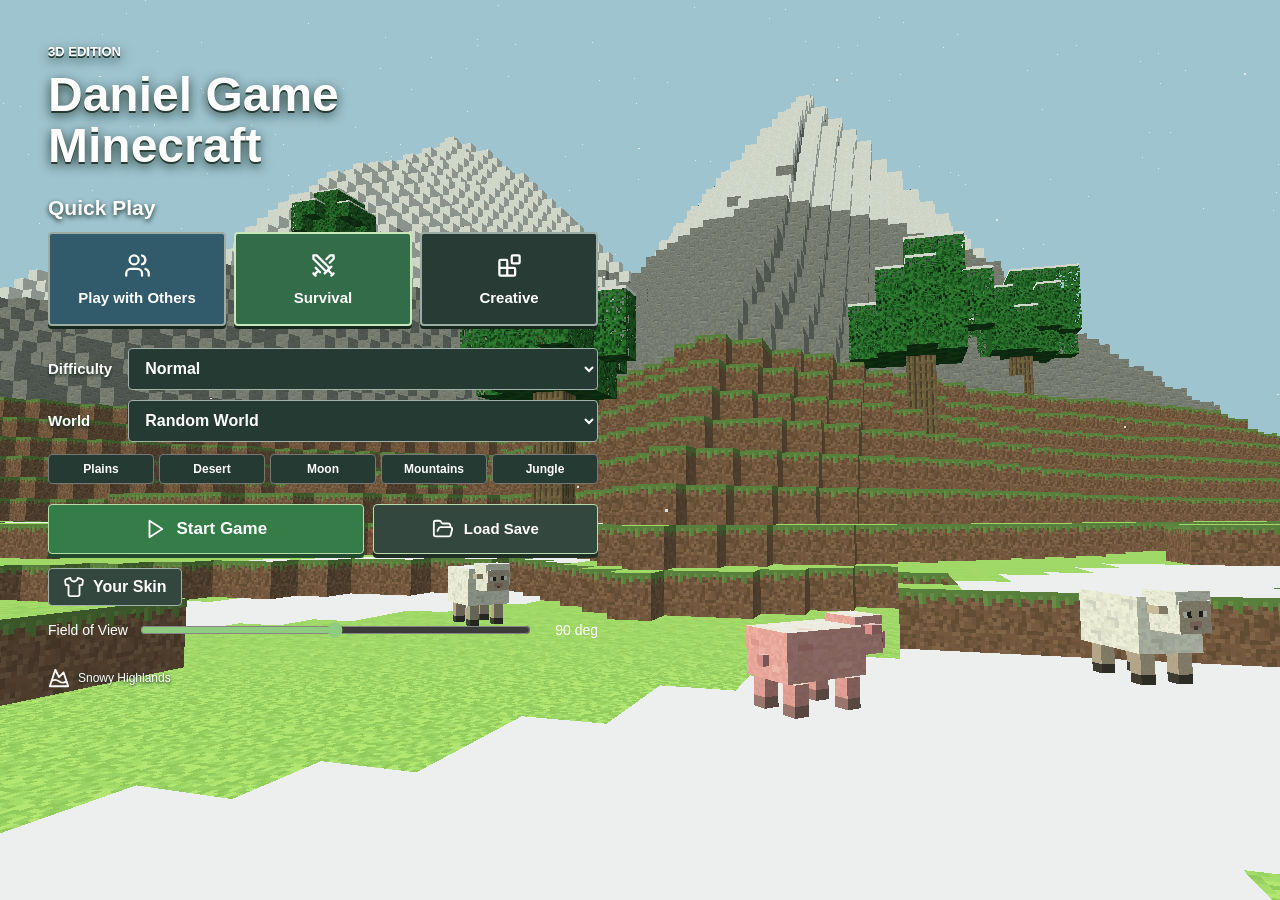
<file: index.html>
<!DOCTYPE html>
<html lang="zh-CN">
<head>
    <meta charset="UTF-8">
    <meta name="viewport" content="width=device-width, initial-scale=1.0">
    <title>Daniel Game Minecraft</title>
    <meta http-equiv="refresh" content="0; url=game3d.html">
    <style>
        body {
            margin: 0;
            min-height: 100vh;
            display: flex;
            align-items: center;
            justify-content: center;
            background: #1f2a24;
            color: white;
            font-family: Arial, sans-serif;
            text-align: center;
        }
        a {
            color: #8ee36f;
            font-size: 22px;
        }
    </style>
</head>
<body>
    <main>
        <h1>Daniel Game Minecraft</h1>
        <p>正在打开 3D 游戏...</p>
        <p><a href="game3d.html">如果没有自动打开，点这里进入游戏</a></p>
    </main>
</body>
</html>
</file>
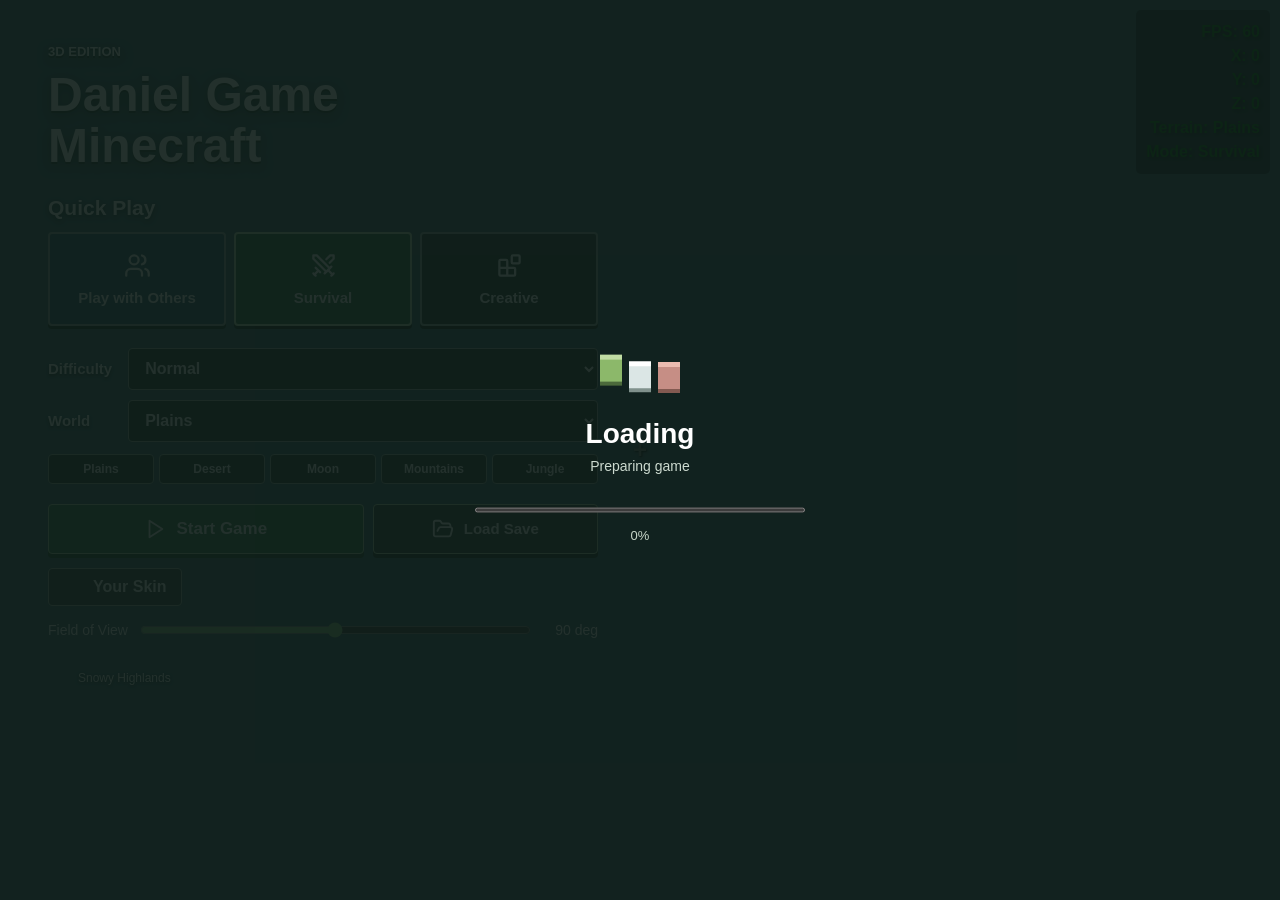
<file: Daniel-Game-Minecraft-Daniel-Shiyun-2026-World.html>
<!DOCTYPE html>
<html lang="zh-CN">
<head>
    <meta charset="UTF-8">
    <meta http-equiv="refresh" content="0; url=Daniel-Shiyun-MineWorld-3D-2026-Blue-Sapphire-Moon-Nether-Secret-Portal.html">
    <title>Daniel Game Minecraft</title>
    <style>
        body {
            margin: 0;
            min-height: 100vh;
            display: grid;
            place-items: center;
            background: #202124;
            color: white;
            font-family: Arial, sans-serif;
            text-align: center;
        }
        a {
            color: #8ab4f8;
            font-size: 24px;
        }
    </style>
</head>
<body>
    <a href="Daniel-Shiyun-MineWorld-3D-2026-Blue-Sapphire-Moon-Nether-Secret-Portal.html">Open Daniel Game Minecraft</a>
</body>
</html>
</file>
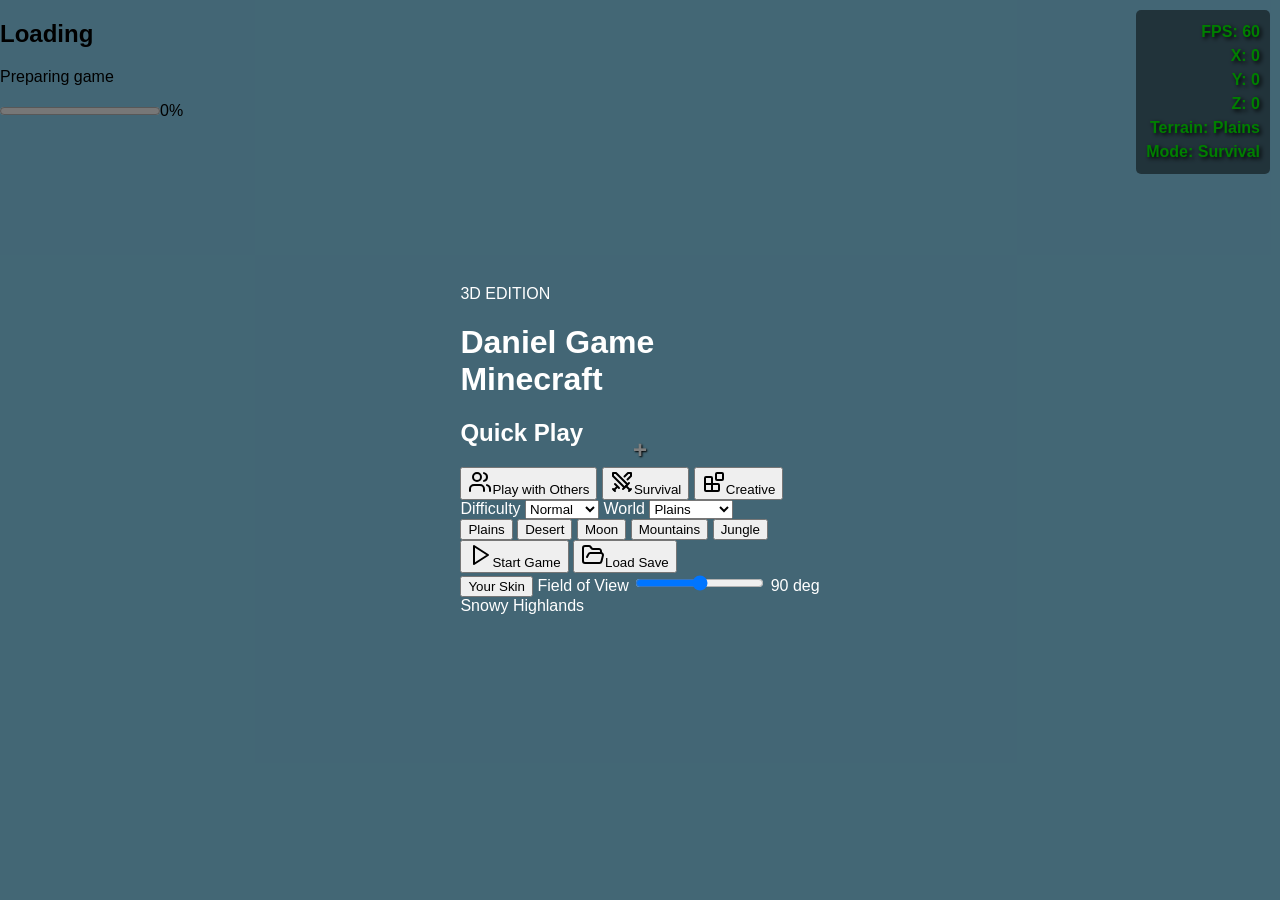
<file: Daniel-Shiyun-MineWorld-3D-2026-Blue-Sapphire-Moon-Nether-Secret-Portal.html>
<!DOCTYPE html>
<html lang="zh-CN">
<head>
  <meta charset="UTF-8">
  <meta http-equiv="refresh" content="0; url=game3d.html">
  <title>Daniel Game Minecraft</title>
  <style>
    body {
      align-items: center;
      background: #101820;
      color: #f5f7fb;
      display: flex;
      font-family: Arial, sans-serif;
      height: 100vh;
      justify-content: center;
      margin: 0;
      text-align: center;
    }

    a {
      color: #74d4ff;
      font-size: 20px;
    }
  </style>
</head>
<body>
  <a href="game3d.html">Open Daniel Game Minecraft</a>
</body>
</html>
</file>
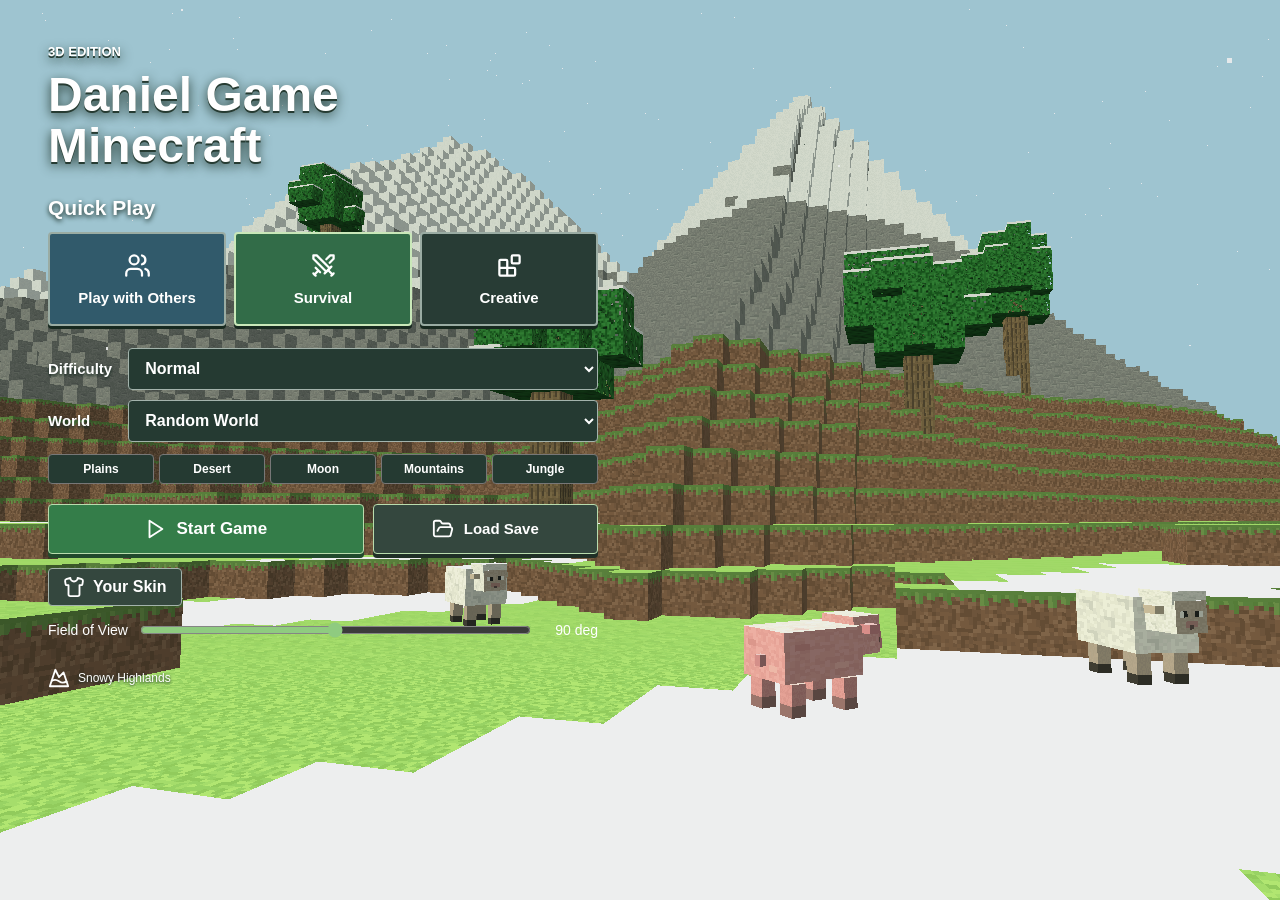
<file: game3d.html>
<!DOCTYPE html>
<html lang="en">
<head>
    <meta charset="UTF-8">
    <meta name="viewport" content="width=device-width, initial-scale=1.0">
    <title>Daniel Game Minecraft</title>
    <style>
        body { margin: 0; overflow: hidden; background-color: #87CEEB; font-family: sans-serif; }
        #blocker {
            position: absolute; top: 0; left: 0; width: 100%; height: 100%;
            background-color: rgba(0,0,0,0.5);
            display: flex; flex-direction: column; align-items: center; justify-content: center;
            color: white; z-index: 10;
        }
        #instructions { text-align: center; font-size: 20px; cursor: pointer; }
        #crosshair {
            position: absolute; top: 50%; left: 50%;
            width: 20px; height: 20px; transform: translate(-50%, -50%);
            color: white; font-size: 24px; font-weight: bold; text-align: center; line-height: 20px;
            pointer-events: none; text-shadow: 1px 1px 2px black; z-index: 5;
        }
        .slot {
            width: 50px; height: 50px; border: 2px solid #777; background-color: #333;
            display: flex; align-items: center; justify-content: center; color: white; font-weight: bold;
            font-size: 12px; cursor: pointer;
        }
        .slot.selected { border-color: #FFEB3B; background-color: #555; }
        #inventory-ui {
            display: none;
            position: absolute; top: 50%; left: 50%; transform: translate(-50%, -50%);
            background-color: rgba(0,0,0,0.8); padding: 20px; border-radius: 10px;
            color: white; text-align: center; border: 4px solid #555; z-index: 20; width: 400px;
        }
        #inventory-ui .slot-container {
            display: flex; gap: 10px; justify-content: center; flex-wrap: wrap; margin-top: 20px;
        }
        .tab-btn {
            background-color: #4CAF50; border: none; color: white; padding: 10px 15px; cursor: pointer; border-radius: 5px; font-weight: bold; margin: 0 5px;
        }
        .tab-btn.active {
            background-color: #2E7D32; border: 2px solid #FFEB3B;
        }
        #hud-container {
            position: absolute; bottom: 10px; left: 50%; transform: translateX(-50%);
            display: flex; flex-direction: column; align-items: center; z-index: 9999;
            pointer-events: none;
        }
        #status-bars {
            display: flex; justify-content: space-between; width: 450px; margin-bottom: 5px;
            order: 2; /* 在快捷栏下方 */
        }
        .status-bar {
            display: flex; gap: 2px;
        }
        .heart, .hunger {
            width: 20px; height: 20px; font-size: 18px; line-height: 20px; text-shadow: 2px 2px 0 #000;
        }
        #hotbar {
            display: flex !important; /* 恢复显示快捷栏 */
            gap: 2px; background-color: rgba(0,0,0,0.5); padding: 4px; border: 2px solid #555;
            pointer-events: auto;
            order: 1; /* 在血条上方 */
            margin-bottom: 10px;
        }
        .hotbar-slot {
            width: 44px; height: 44px; border: 2px solid #777; background-color: rgba(100,100,100,0.5);
            display: flex; align-items: center; justify-content: center; color: white; font-weight: bold; font-size: 12px; position: relative; cursor: pointer;
        }
        .hotbar-slot.selected {
            border-color: #FFF; border-width: 3px; background-color: rgba(200,200,200,0.5);
        }
        .hotbar-number {
            position: absolute; top: 2px; left: 2px; font-size: 10px; text-shadow: 1px 1px 0 #000;
        }
        #inventory-ui { width: min(500px, calc(100vw - 40px)); max-height: calc(100dvh - 48px); overflow-y: auto; box-sizing: border-box; }
        #inventory-tabs { flex-wrap: wrap; gap: 6px !important; }
        #inventory-tabs .tab-btn { margin: 0; padding: 9px 10px; }
        #tab-mods .slot { width: 100px; height: 104px; box-sizing: border-box; flex-direction: column; gap: 5px; padding: 5px; }
        #tab-mods .slot img { width: 42px; height: 42px; image-rendering: pixelated; }
        .mod-actions { flex-basis: 100%; display: flex; justify-content: center; flex-wrap: wrap; gap: 8px; }
        .mod-actions button { padding: 9px 12px; color: white; background: #37474f; border: 1px solid #78909c; border-radius: 4px; cursor: pointer; }
        #mech-status { display: none; position: absolute; top: 14px; left: 14px; max-width: 45vw; color: white; background: #20272de0; padding: 9px; font-size: 14px; z-index: 5; pointer-events: none; }
        #toast-msg { max-width: calc(100vw - 48px); box-sizing: border-box; width: max-content; text-align: center; pointer-events: none; }
        #craft-grid .slot { font-size: 9px; overflow-wrap: anywhere; }
        #multiplayer-menu,#pause-menu {box-sizing:border-box;max-width:calc(100vw - 24px);max-height:calc(100dvh - 24px);overflow:auto}
        #multiplayer-menu input {min-width:0;box-sizing:border-box}
        #multiplayer-menu button:disabled {opacity:0.5;cursor:wait}
        #multiplayer-menu #leave-room-btn[hidden],#pause-room-btn[hidden] {display:none}
        @media (max-width: 500px) {
            #inventory-ui { padding: 10px; }
            #inventory-ui h2 { font-size: 21px; }
            #crafting-area { gap: 8px !important; padding: 8px !important; }
            #crafting-area > div:last-child { display: none; }
            #hotbar { max-width: calc(100vw - 12px); }
            .hotbar-slot { width: 36px; min-width: 0; height: 44px; font-size: 9px; overflow-wrap: anywhere; }
            #status-bars { width: min(450px, calc(100vw - 16px)); }
            .heart, .hunger { width: 16px; font-size: 15px; }
        }
    </style>
</head>
<body>
    <div id="crosshair">+</div>
    <div id="mech-status"></div>
    
    <div id="inventory-ui">
        <h2>Inventory & Crafting</h2>
        
        <!-- 合成区域 -->
        <div id="crafting-area" style="display: flex; justify-content: center; align-items: center; gap: 20px; margin-bottom: 15px; padding: 15px; background-color: rgba(255,255,255,0.1); border-radius: 8px; border: 2px solid #555;">
            <div id="craft-grid" style="display: grid; grid-template-columns: repeat(3, 1fr); gap: 5px;">
                <div class="slot" id="craft-0" onclick="craftSlotClick(0)" style="width: 40px; height: 40px; position: relative;"></div>
                <div class="slot" id="craft-1" onclick="craftSlotClick(1)" style="width: 40px; height: 40px; position: relative;"></div>
                <div class="slot" id="craft-2" onclick="craftSlotClick(2)" style="width: 40px; height: 40px; position: relative;"></div>
                <div class="slot" id="craft-3" onclick="craftSlotClick(3)" style="width: 40px; height: 40px; position: relative;"></div>
                <div class="slot" id="craft-4" onclick="craftSlotClick(4)" style="width: 40px; height: 40px; position: relative;"></div>
                <div class="slot" id="craft-5" onclick="craftSlotClick(5)" style="width: 40px; height: 40px; position: relative;"></div>
                <div class="slot" id="craft-6" onclick="craftSlotClick(6)" style="width: 40px; height: 40px; position: relative;"></div>
                <div class="slot" id="craft-7" onclick="craftSlotClick(7)" style="width: 40px; height: 40px; position: relative;"></div>
                <div class="slot" id="craft-8" onclick="craftSlotClick(8)" style="width: 40px; height: 40px; position: relative;"></div>
            </div>
            <div style="font-size: 24px; color: white;">➔</div>
            <div class="slot" id="craft-out" onclick="craftOutputClick()" style="width: 50px; height: 50px; border-color: #4CAF50; border-width: 3px; position: relative;"></div>
            <div style="font-size: 12px; color: #ccc; max-width: 100px; text-align: left;">
                Select an item below, then place it in the crafting grid.<br>Click a crafting slot to take it back.
            </div>
        </div>

        <div id="inventory-tabs" style="display:flex; justify-content:center; gap:10px; margin-bottom:15px;">
            <button class="tab-btn active" onclick="switchTab('build', this)">Blocks</button>
            <button class="tab-btn" onclick="switchTab('life', this)">Survival</button>
            <button class="tab-btn" onclick="switchTab('weapon', this)">Tools</button>
            <button class="tab-btn" onclick="switchTab('redstone', this)">Redstone</button>
            <button class="tab-btn" onclick="switchTab('mods', this)">Mods</button>
        </div>
        <p>Click to select an item. Press E to return to the game.</p>
        
        <div id="tab-build" class="slot-container" style="display:flex;">
            <div class="slot selected" id="inv-1" onclick="selectSlot(1)">Dirt</div>
            <div class="slot" id="inv-2" onclick="selectSlot(2)">Stone</div>
            <div class="slot" id="inv-3" onclick="selectSlot(3)">Wood</div>
            <div class="slot" id="inv-4" onclick="selectSlot(4)">Leaves</div>
            <div class="slot" id="inv-5" onclick="selectSlot(5)">Glass</div>
            <div class="slot" id="inv-6" onclick="selectSlot(6)">Ladder</div>
            <div class="slot" id="inv-7" onclick="selectSlot(7)">Wooden Door</div>
            <div class="slot" id="inv-12" onclick="selectSlot(12)">Iron Door</div>
            <div class="slot" id="inv-15" onclick="selectSlot(15)">Sand</div>
            <div class="slot" id="inv-16" onclick="selectSlot(16)">Water</div>
            <div class="slot" id="inv-17" onclick="selectSlot(17)">Kelp</div>
            <div class="slot" id="inv-33" onclick="selectSlot(33)">Lava</div>
            <div class="slot" id="inv-34" onclick="selectSlot(34)">Obsidian</div>
            <div class="slot" id="inv-37" onclick="selectSlot(37)">Barrier</div>
            <div class="slot" id="inv-38" onclick="selectSlot(38)">Glass Sensor Door</div>
            <div class="slot" id="inv-39" onclick="selectSlot(39)">White Cobblestone</div>
            <div class="slot" id="inv-47" onclick="selectSlot(47)">Brick</div>
            <div class="slot" id="inv-48" onclick="selectSlot(48)">Blue Concrete</div>
            <div class="slot" id="inv-49" onclick="selectSlot(49)">Blackstone</div>
            <div class="slot" id="inv-50" onclick="selectSlot(50)">Glow Block</div>
            <div class="slot" id="inv-51" onclick="selectSlot(51)">Modern Tile</div>
        </div>
        <div id="tab-life" class="slot-container" style="display:none;">
            <div class="slot" id="inv-8" onclick="selectSlot(8)">Crafting Table</div>
            <div class="slot" id="inv-9" onclick="selectSlot(9)">Furnace</div>
            <div class="slot" id="inv-10" onclick="selectSlot(10)">Bed</div>
            <div class="slot" id="inv-11" onclick="selectSlot(11)">Torch</div>
            <div class="slot" id="inv-35" onclick="selectSlot(35)">Bucket</div>
            <div class="slot" id="inv-36" onclick="selectSlot(36)">Shrink Potion</div>
            <div class="slot" id="inv-54" onclick="selectSlot(54)">Grow Potion</div>
            <div class="slot" id="inv-52" onclick="selectSlot(52)">Dry Sponge</div>
            <div class="slot" id="inv-53" onclick="selectSlot(53)">Water Bucket</div>
        </div>
        <div id="tab-weapon" class="slot-container" style="display:none;">
            <div class="slot" id="inv-24" onclick="selectSlot(24)">Sword</div>
            <div class="slot" id="inv-25" onclick="selectSlot(25)">Pickaxe</div>
            <div class="slot" id="inv-26" onclick="selectSlot(26)">Gun</div>
            <div class="slot" id="inv-27" onclick="selectSlot(27)">Iron Ore</div>
            <div class="slot" id="inv-28" onclick="selectSlot(28)">Gold Ore</div>
            <div class="slot" id="inv-29" onclick="selectSlot(29)">Sapphire</div>
            <div class="slot" id="inv-30" onclick="selectSlot(30)">Raw Meat</div>
            <div class="slot" id="inv-31" onclick="selectSlot(31)">Cooked Meat</div>
            <div class="slot" id="inv-42" onclick="selectSlot(42)">Axe</div>
            <div class="slot" id="inv-43" onclick="selectSlot(43)">Bow</div>
            <div class="slot" id="inv-44" onclick="selectSlot(44)">Crossbow</div>
            <div class="slot" id="inv-45" onclick="selectSlot(45)">Trident</div>
            <div class="slot" id="inv-46" onclick="selectSlot(46)">Mace</div>
        </div>
        <div id="tab-mods" class="slot-container" style="display:none;">
            <button class="slot" id="inv-55" onclick="selectSlot(55)"><img alt="" data-mod-icon="67">Villager Egg</button>
            <button class="slot" id="inv-56" onclick="selectSlot(56)"><img alt="" data-mod-icon="68">Creeper Egg</button>
            <button class="slot" id="inv-57" onclick="selectSlot(57)"><img alt="" data-mod-icon="69">Zombie Egg</button>
            <button class="slot" id="inv-58" onclick="selectSlot(58)"><img alt="" data-mod-icon="70">Prime Truck Core</button>
            <button class="slot" id="inv-59" onclick="selectSlot(59)"><img alt="" data-mod-icon="71">Bee Scout Core</button>
            <div class="mod-actions">
                <button onclick="summonModPack('mobs')">Get Spawn Eggs</button>
                <button onclick="summonModPack('mechs')">Get Mech Cores</button>
                <button id="transform-btn" onclick="transformMech()" title="Transform (R)" disabled>Transform</button>
                <button id="exit-mech-btn" onclick="exitMech()" title="Return to Player (X)" disabled>Return to Player</button>
            </div>
        </div>
        <div id="tab-redstone" class="slot-container" style="display:none;">
            <div class="slot" id="inv-18" onclick="selectSlot(18)">Rail</div>
            <div class="slot" id="inv-19" onclick="selectSlot(19)">Powered Rail</div>
            <div class="slot" id="inv-20" onclick="selectSlot(20)">Redstone</div>
            <div class="slot" id="inv-21" onclick="selectSlot(21)">Minecart</div>
            <div class="slot" id="inv-22" onclick="selectSlot(22)">Lever</div>
            <div class="slot" id="inv-23" onclick="selectSlot(23)">Enchanting Table</div>
            <div class="slot" id="inv-32" onclick="selectSlot(32)">Scanner</div>
            <div class="slot" id="inv-40" onclick="selectSlot(40)">Pressure Plate</div>
            <div class="slot" id="inv-41" onclick="selectSlot(41)">Piston</div>
            <div class="slot" id="inv-13" onclick="selectSlot(13)">TNT</div>
            <div class="slot" id="inv-14" onclick="selectSlot(14)">Nuke</div>
        </div>
    </div>

    <div id="oxygen-ui" style="display: none; position: absolute; top: 50px; left: 50%; transform: translateX(-50%); font-size: 24px; color: #00FFFF; font-weight: bold; text-shadow: 2px 2px 4px black; z-index: 5;">
        Oxygen: 20:00
    </div>

    <div id="sleep-ui" style="display: none; position: absolute; inset: 0; background: rgba(0,0,30,0.88); color: white; z-index: 120; align-items: center; justify-content: center; flex-direction: column; font-family: Arial, sans-serif; text-align: center;">
        <h1 style="font-size: 56px; margin: 0 0 18px 0;">Sleeping...</h1>
        <p id="sleep-countdown" style="font-size: 28px; margin: 0;">10</p>
    </div>

    <div id="hud-container" style="display: none;">
        <div id="status-bars">
            <div id="health-bar" class="status-bar"></div>
            <div id="hunger-bar" class="status-bar"></div>
        </div>
        <div id="hotbar">
            <!-- 快捷栏由 JS 生成 -->
        </div>
    </div>

    <div id="minecart-ui" style="display: none; position: absolute; top: 80px; left: 50%; transform: translateX(-50%); font-size: 24px; color: #FFD700; font-weight: bold; text-shadow: 2px 2px 4px black; z-index: 5;">
        Riding Minecart (Press E to dismount)
    </div>
    <div id="room-code-float" style="display: none; position: absolute; top: 88px; left: 50%; transform: translateX(-50%); z-index: 6; padding: 10px 16px; border: 3px solid #fff; border-radius: 6px; background: rgba(0,0,0,0.68); color: #fff176; font-size: 18px; font-weight: bold; text-shadow: 2px 2px 0 #000; pointer-events: auto; cursor: pointer;" onclick="copyRoomCode()">
        Room Code: ----
    </div>
    <div id="info-panel" style="position: absolute; top: 10px; right: 10px; font-size: 16px; color: #00FF00; font-weight: bold; text-shadow: 2px 2px 4px black; z-index: 5; background-color: rgba(0,0,0,0.5); padding: 10px; border-radius: 5px; text-align: right; line-height: 1.5;">
        <div id="fps-counter">FPS: 60</div>
        <div id="coord-x">X: 0</div>
        <div id="coord-y">Y: 0</div>
        <div id="coord-z">Z: 0</div>
        <div id="terrain-display">Terrain: Plains</div>
        <div id="mode-display">Mode: Survival</div>
    </div>

    <!-- Auto build UI -->
    <div id="autobuild-ui" style="display: none; position: absolute; top: 50%; left: 50%; transform: translate(-50%, -50%); background-color: rgba(0,0,0,0.8); padding: 20px; border-radius: 10px; color: white; text-align: center; border: 4px solid #555; z-index: 20; width: 350px;">
        <h2>Auto Build</h2>
        <button onclick="doAutoBuild('house')" style="margin: 10px; padding: 10px; width: 90%; font-size: 16px; cursor: pointer;">Build Simple House</button>
        <button onclick="doAutoBuild('villa')" style="margin: 10px; padding: 10px; width: 90%; font-size: 16px; cursor: pointer;">Build Villa (yard + animals)</button>
        <button id="btn-skyscraper" onclick="doAutoBuild('skyscraper')" style="margin: 10px; padding: 10px; width: 90%; font-size: 16px; cursor: pointer; display: none; background-color: #4CAF50; border: none; border-radius: 5px;">Build 30-Floor Tower (needs 10 Enchanting Tables + 2 Redstone)</button>
        <button onclick="closeUI()" style="margin: 10px; padding: 10px; width: 90%; font-size: 16px; cursor: pointer;">Cancel</button>
    </div>

    <!-- Villager trade UI -->
    <div id="trade-ui" style="display: none; position: absolute; top: 50%; left: 50%; transform: translate(-50%, -50%); background-color: rgba(0,0,0,0.8); padding: 20px; border-radius: 10px; color: white; text-align: center; border: 4px solid #555; z-index: 20; width: 350px;">
        <h2 id="trade-title">Villager Trade</h2>
        <p id="trade-desc">Give wood, and the villager will build a house and reward animals.</p>
        <button id="trade-btn" onclick="doTrade('house')" style="margin: 10px; padding: 10px; width: 90%; font-size: 16px; cursor: pointer; background-color: #4CAF50; border: none; border-radius: 5px; color: white; font-weight: bold;">Give Wood and Build House</button>
        <button onclick="closeUI()" style="margin: 10px; padding: 10px; width: 90%; font-size: 16px; cursor: pointer; border: none; border-radius: 5px;">Leave</button>
    </div>
    <div id="mod-ui" style="display: none; position: absolute; top: 50%; left: 50%; transform: translate(-50%, -50%); background-color: rgba(0,0,0,0.86); padding: 20px; border-radius: 10px; color: white; text-align: center; border: 4px solid #673AB7; z-index: 25; width: 380px;">
        <h2>Enchanting Table Mods</h2>
        <p>Summon a mod pack into your inventory.</p>
        <button onclick="summonModPack('builder')" style="margin: 8px; padding: 10px; width: 90%; font-size: 16px; cursor: pointer;">Builder Blocks Pack</button>
        <button onclick="summonModPack('redstone')" style="margin: 8px; padding: 10px; width: 90%; font-size: 16px; cursor: pointer;">Redstone Machines Pack</button>
        <button onclick="summonModPack('weapons')" style="margin: 8px; padding: 10px; width: 90%; font-size: 16px; cursor: pointer;">Weapons Pack</button>
        <button onclick="summonModPack('nature')" style="margin: 8px; padding: 10px; width: 90%; font-size: 16px; cursor: pointer;">Nature Pack</button>
        <button onclick="summonModPack('mobs')" style="margin: 8px; padding: 10px; width: 90%; font-size: 16px; cursor: pointer;">Spawn Eggs Pack</button>
        <button onclick="summonModPack('mechs')" style="margin: 8px; padding: 10px; width: 90%; font-size: 16px; cursor: pointer;">Transforming Mechs Pack</button>
        <button onclick="closeUI()" style="margin: 8px; padding: 10px; width: 90%; font-size: 16px; cursor: pointer;">Close</button>
    </div>

    <div id="blocker">
        <div id="start-menu">
            <header class="menu-brand"><span>3D EDITION</span><h1>Daniel Game<br>Minecraft</h1></header>
            <section class="quick-play" aria-labelledby="quick-play-title">
                <h2 id="quick-play-title">Quick Play</h2>
                <div class="play-modes">
                    <button class="play-mode multiplayer-choice" onclick="showMultiplayerMenu()"><img src="assets/ui/users.svg" alt="">Play with Others</button>
                    <button class="play-mode mode-btn" data-mode="survival" aria-pressed="true" onclick="chooseGameMode('survival')"><img src="assets/ui/swords.svg" alt="">Survival</button>
                    <button class="play-mode mode-btn" data-mode="creative" aria-pressed="false" onclick="chooseGameMode('creative')"><img src="assets/ui/blocks.svg" alt="">Creative</button>
                </div>
                <select id="mode-select" hidden aria-label="Game mode"><option value="survival">Survival</option><option value="creative">Creative</option></select>
                <div class="world-options">
                    <label for="difficulty-select">Difficulty</label>
                    <select id="difficulty-select"><option value="easy">Easy</option><option value="normal" selected>Normal</option><option value="hard">Hard</option><option value="peaceful">Peaceful</option></select>
                    <label for="terrain-select">World</label>
                    <select id="terrain-select" onchange="setTerrainChoice(this.value)"><option value="plains">Plains</option><option value="desert">Desert</option><option value="moon">Moon</option><option value="mountains">Mountains</option><option value="jungle">Jungle</option></select>
                </div>
                <div class="terrain-shortcuts" aria-label="Terrain">
                    <button class="terrain-btn" data-terrain="plains" onclick="chooseTerrain('plains')">Plains</button>
                    <button class="terrain-btn" data-terrain="desert" onclick="chooseTerrain('desert')">Desert</button>
                    <button class="terrain-btn" data-terrain="moon" onclick="chooseTerrain('moon')">Moon</button>
                    <button class="terrain-btn" data-terrain="mountains" onclick="chooseTerrain('mountains')">Mountains</button>
                    <button class="terrain-btn" data-terrain="jungle" onclick="chooseTerrain('jungle')">Jungle</button>
                </div>
                <div class="menu-actions">
                    <button id="start-game-button" onclick="startGameFromMenu()"><img src="assets/ui/play.svg" alt="">Start Game</button>
                    <button class="load-save-button" onclick="document.getElementById('load-file').click()"><img src="assets/ui/folder-open.svg" alt="">Load Save</button>
                </div>
                <button id="skin-menu-button" onclick="openSkinEditor()"><img src="assets/ui/shirt.svg" alt="">Your Skin</button>
                <label class="view-setting" for="menu-view-fov">Field of View
                    <input id="menu-view-fov" data-view-fov type="range" min="75" max="105" step="1" value="90" oninput="setViewFov(this.value)">
                    <output data-view-fov-value for="menu-view-fov">90 deg</output>
                </label>
            </section>
            <input type="file" id="load-file" accept=".json" onchange="loadSaveFile(event)" style="display:none">
            <footer class="menu-footer"><img src="assets/ui/mountain-snow.svg" alt="">Snowy Highlands</footer>
        </div>
        
        <!-- Multiplayer menu -->
        <div id="multiplayer-menu" style="display: none; position: absolute; top: 50%; left: 50%; transform: translate(-50%, -50%); background-color: rgba(0,0,0,0.88); padding: 28px; border-radius: 8px; color: white; text-align: center; border: 4px solid #555; z-index: 40; width: 520px; box-shadow: 0 10px 20px rgba(0,0,0,0.5);">
            <h2 style="margin-top: 0; color: #4CAF50;">Multiplayer</h2>

            <div style="display: grid; grid-template-columns: 1fr 1fr; gap: 10px; margin-bottom: 18px;">
                <button id="host-mode-btn" onclick="setMultiplayerMode('host')" style="padding: 14px; cursor: pointer; background: #4CAF50; border: 2px solid #fff; border-radius: 5px; color: white; font-weight: bold; font-size: 16px;">Create Room</button>
                <button id="guest-mode-btn" onclick="setMultiplayerMode('guest')" style="padding: 14px; cursor: pointer; background: #333; border: 2px solid #777; border-radius: 5px; color: white; font-weight: bold; font-size: 16px;">Join Room</button>
            </div>
            
            <div id="host-panel" style="background: rgba(255,255,255,0.1); padding: 16px; border-radius: 6px; margin-bottom: 18px; text-align: left;">
                <p style="margin: 0 0 8px 0; font-size: 16px; color: #ccc;">My room code</p>
                <div style="display: flex; gap: 8px; align-items: center;">
                    <input type="text" id="room-code-display" readonly value="Click Create Room" style="flex: 1; padding: 12px; font-size: 20px; font-weight: bold; color: #FFEB3B; background: rgba(0,0,0,0.45); border: 2px solid #777; border-radius: 5px; user-select: all;">
                    <button id="copy-room-btn" onclick="copyRoomCode()" style="padding: 12px 14px; cursor: pointer; background: #666; border: none; border-radius: 5px; color: white; font-weight: bold;">Copy</button>
                </div>
                <button id="create-room-btn" onclick="createRoom()" style="margin: 12px auto 0; padding: 15px; width: 100%; font-size: 20px; cursor: pointer; background-color: #4CAF50; border: none; border-radius: 5px; color: white; font-weight: bold; display: block; box-shadow: 0 4px 6px rgba(0,0,0,0.3);">Create Room</button>
                <p style="margin: 12px 0 0 0; color: #bbb; font-size: 14px;">Copy this room code and send it to your friend. They can paste it into Join Room.</p>
            </div>

            <div id="guest-panel" style="display: none; background: rgba(255,255,255,0.08); padding: 16px; border-radius: 6px; margin-bottom: 16px; text-align: left;">
                <label for="room-code-input" style="display: block; margin-bottom: 8px; font-size: 16px; color: #ccc;">Friend's room code</label>
                <input type="text" id="room-code-input" placeholder="Paste room code here" autocomplete="off" autocapitalize="off" spellcheck="false" style="width: 100%; box-sizing: border-box; padding: 12px; font-size: 18px; text-align: center; border-radius: 5px; border: none; background: #fff;">
                <button id="join-room-btn" onclick="joinRoom()" style="margin: 12px auto 0; padding: 15px; width: 100%; font-size: 20px; cursor: pointer; background-color: #2196F3; border: none; border-radius: 5px; color: white; font-weight: bold; display: block; box-shadow: 0 4px 6px rgba(0,0,0,0.3);">Join Room</button>
            </div>
            
            <p id="multiplayer-status" role="status" aria-live="polite" style="min-height: 24px; color: #ddd; font-size: 15px; margin: 12px 0;">No room created.</p>
            <button id="enter-room-btn" onclick="enterCreatedRoom()" style="margin: 10px auto 0; padding: 14px; width: 100%; font-size: 18px; cursor: pointer; background-color: #2196F3; border: none; border-radius: 5px; color: white; font-weight: bold; display: none;">Enter Room</button>
            <button id="leave-room-btn" onclick="leaveMultiplayerRoom()" hidden style="margin: 10px auto 0; padding: 12px; width: 100%; color:white; background:#555; border:1px solid #888; border-radius:5px; cursor:pointer">Leave Room</button>
            <button onclick="hideMultiplayerMenu()" style="margin: 10px auto 0; padding: 12px; width: 100%; font-size: 18px; cursor: pointer; background-color: #f44336; border: none; border-radius: 5px; color: white; font-weight: bold; display: block;">Back</button>
        </div>

        <div id="pause-menu" style="display: none; position: absolute; top: 50%; left: 50%; transform: translate(-50%, -50%); background-color: rgba(0,0,0,0.85); padding: 30px; border-radius: 10px; color: white; text-align: center; border: 4px solid #555; z-index: 20; width: 350px; box-shadow: 0 10px 20px rgba(0,0,0,0.5);">
            <div style="position: absolute; top: 10px; right: 15px; font-size: 28px; cursor: pointer; color: #ff5555; font-weight: bold;" onclick="resumeGame()">✖</div>
            <h2 style="margin-top: 0;">Paused</h2>
            <label class="view-setting" for="pause-view-fov">Field of View
                <input id="pause-view-fov" data-view-fov type="range" min="75" max="105" step="1" value="90" oninput="setViewFov(this.value)">
                <output data-view-fov-value for="pause-view-fov">90 deg</output>
            </label>
            <label for="sound-volume" style="display:flex;align-items:center;gap:10px;margin:12px auto;width:90%;font-size:14px">Sound
                <input id="sound-volume" type="range" min="0" max="1" step="0.05" value="0.7" oninput="setSoundVolume(this.value)" style="min-width:0;flex:1">
                <output id="sound-volume-value" for="sound-volume" style="width:38px">70%</output>
            </label>
            <button id="pause-room-btn" onclick="showMultiplayerMenu()" hidden style="padding:12px;width:90%;background:#356b46;color:white;border:1px solid #87b38c;border-radius:5px;cursor:pointer">Room</button>
            <p style="margin-bottom: 30px; font-size: 16px;">Download and save this world?</p>
            <button onclick="downloadSave()" style="margin: 10px auto; padding: 12px; width: 90%; font-size: 18px; cursor: pointer; background-color: #FF9800; border: none; border-radius: 5px; color: white; font-weight: bold; display: block;">Download Save</button>
	            <select id="pause-terrain-select" onchange="setTerrainChoice(this.value)" style="margin: 10px auto; padding: 12px; width: 90%; font-size: 18px; border-radius: 5px; border: 2px solid #4CAF50; background: #333; color: white; cursor: pointer; display: block;">
	                <option value="plains">Terrain: Plains</option>
	                <option value="desert">Terrain: Desert</option>
	                <option value="moon">Terrain: Moon</option>
	                <option value="mountains">Terrain: Mountains</option>
	                <option value="jungle">Terrain: Jungle</option>
	            </select>
            <div style="display: grid; grid-template-columns: repeat(5, 1fr); gap: 5px; width: 90%; margin: 8px auto;">
                <button class="terrain-btn" data-terrain="plains" onclick="switchTerrainNow('plains')" style="padding: 8px 2px; cursor: pointer; background: #4CAF50; color: white; border: 2px solid #fff; border-radius: 5px;">Plains</button>
                <button class="terrain-btn" data-terrain="desert" onclick="switchTerrainNow('desert')" style="padding: 8px 2px; cursor: pointer; background: #333; color: white; border: 2px solid #777; border-radius: 5px;">Desert</button>
                <button class="terrain-btn" data-terrain="moon" onclick="switchTerrainNow('moon')" style="padding: 8px 2px; cursor: pointer; background: #333; color: white; border: 2px solid #777; border-radius: 5px;">Moon</button>
                <button class="terrain-btn" data-terrain="mountains" onclick="switchTerrainNow('mountains')" style="padding: 8px 2px; cursor: pointer; background: #333; color: white; border: 2px solid #777; border-radius: 5px;">Mountains</button>
                <button class="terrain-btn" data-terrain="jungle" onclick="switchTerrainNow('jungle')" style="padding: 8px 2px; cursor: pointer; background: #333; color: white; border: 2px solid #777; border-radius: 5px;">Jungle</button>
            </div>
	            <button onclick="restartGameWithTerrain()" style="margin: 10px auto; padding: 12px; width: 90%; font-size: 18px; cursor: pointer; background-color: #f44336; border: none; border-radius: 5px; color: white; font-weight: bold; display: block;">Restart with Selected Terrain</button>
            <button onclick="resumeGame()" style="margin: 10px auto; padding: 12px; width: 90%; font-size: 18px; cursor: pointer; background-color: #4CAF50; border: none; border-radius: 5px; color: white; font-weight: bold; display: block;">Resume Game</button>
            <a href="THIRD_PARTY_NOTICES.txt" target="_blank" rel="noopener" style="color:#b8cbc3;font-size:12px">Audio &amp; Library Credits</a>
        </div>
    </div>

    <div id="cooked-meat-ui" style="display: none; position: absolute; top: 50%; left: 50%; transform: translate(-50%, -50%); background-color: rgba(20,20,20,0.92); padding: 24px; border-radius: 10px; color: white; text-align: center; border: 4px solid #8B4513; z-index: 70; width: 340px; box-shadow: 0 10px 20px rgba(0,0,0,0.5);">
        <h2 style="margin-top: 0;">Cooked Meat Ready</h2>
        <p style="font-size: 16px; margin-bottom: 18px;">Eat now?</p>
        <button onclick="eatCookedMeatFromPrompt()" style="margin: 8px auto; padding: 12px; width: 90%; font-size: 18px; cursor: pointer; background-color: #4CAF50; border: none; border-radius: 6px; color: white; font-weight: bold; display: block;">Eat Cooked Meat</button>
        <button onclick="closeCookedMeatPrompt()" style="margin: 8px auto; padding: 10px; width: 90%; font-size: 16px; cursor: pointer; background-color: #555; border: none; border-radius: 6px; color: white; display: block;">Save for Later</button>
    </div>

    <div id="toast-msg" style="display: none; position: absolute; top: 20%; left: 50%; transform: translateX(-50%); font-size: 24px; color: #FFFFFF; font-weight: bold; background-color: rgba(0,0,0,0.6); padding: 10px 20px; border-radius: 8px; text-shadow: 2px 2px 4px black; z-index: 100; transition: opacity 0.5s;"></div>

    <div id="world-loading" role="status" aria-live="polite" aria-busy="true">
        <div class="loading-content"><div class="loading-blocks" aria-hidden="true"><i></i><i></i><i></i></div><h2>Loading</h2><p id="loading-stage">Preparing game</p><progress id="loading-progress" max="100" value="0"></progress><span id="loading-percent">0%</span><button id="loading-retry" hidden onclick="location.reload()">Try Again</button></div>
    </div>
    <div id="food-progress" hidden role="status"><span>Eating</span><progress max="1" value="0"></progress></div>
    <link rel="stylesheet" href="start-menu.css?v=20261126-view">
    <link rel="stylesheet" href="skin-editor.css?v=20261125-skins">
    <script src="three-r128.min.js"></script>
    <script src="three-pointer-lock-r128.js"></script>
    <script src="three-reflector-r128.js"></script>
    <link rel="stylesheet" href="inventory.css?v=20261125-forge">
    <script src="world-expansion.js?v=20261126-companions"></script>
    <script src="home-city.js?v=20261124-adventure"></script>
    <script src="kitchen-home.js?v=20261020-connected"></script>
    <script src="city-life.js?v=end-islands-1"></script>
    <script src="surveillance.js?v=20261018-tools"></script>
    <script src="peerjs-1.5.5.min.js"></script>
    <script src="multiplayer.js?v=20261125-skins"></script>
    <script src="thermal-world.js?v=20261124-adventure"></script>
    <script src="launchers.js?v=20261110-repairs"></script>
    <script src="construction.js?v=20261118-outdoors"></script>
    <script src="redstone-machines.js?v=20261110-repairs"></script>
    <script src="password-locks.js?v=20261018-locks"></script>
    <script src="cannons.js?v=20261019-closed-gates"></script>
    <script src="rail-vehicles.js?v=20261020-connected"></script>
    <script src="connected-home.js?v=20261020-connected"></script>
    <script src="wilderness.js?v=20261127-caves"></script>
    <script src="cave-networks.js?v=20261127-caves"></script>
    <script src="ladders.js?v=20261127-thin"></script>
    <script src="ecology.js?v=20261123-treasure"></script>
    <script src="golden-food.js?v=20261127-hand"></script>
    <script src="celestial-sky.js?v=20261126-sky"></script>
    <script src="outdoors.js?v=20261123-snow"></script>
    <script src="mining-cracks.js?v=20261123-cracks"></script>
    <script src="treasure-world.js?v=20261125-forge"></script>
    <script src="creative-inventory.js?v=20261125-forge"></script>
    <script src="world-audio-data.js?v=20261124-menu"></script>
    <script src="world-audio.js?v=20261126-earth"></script>
    <script src="voxel-style.js?v=20261125-skins"></script>
    <script src="player-skins.js?v=20261127-hand"></script>
    <script src="skin-editor.js?v=20261125-skins"></script>
    <script src="living-physics.js?v=20261126-encounters"></script>
    <script src="encounter-rules.js?v=20261126-encounters"></script>
    <script src="view-settings.js?v=20261126-view"></script>
    <script src="adventure-items.js?v=20261127-hand"></script>
    <script src="adventure-mobs.js?v=20261126-patrols"></script>
    <script src="animal-leads.js?v=20261125-leads"></script>
    <script src="wildlife-companions.js?v=20261126-wolves"></script>
    <script src="desert-temple.js?v=20261124-polish"></script>
    <script src="village-life.js?v=20261118-outdoors"></script>
    <script src="terrain-horizon.js?v=end-islands-1"></script>
    <script src="village-houses.js?v=20261104-ecology"></script>
    <script src="survival-state.js?v=20261127-fall"></script>
    <script src="start-menu.js?v=20261124-menu"></script>

    <script>
        // --- 场景、相机、渲染器 ---
        const scene = new THREE.Scene();
        scene.background = new THREE.Color(0x87CEEB);
        // 添加平滑的迷雾过渡，营造“逐渐加载”的效果
        scene.fog = new THREE.Fog(0x87CEEB, 80, 110); 

        // --- 白云系统 ---
        const cloudGeo = new THREE.BoxGeometry(12, 3, 12);
        const cloudMat = new THREE.MeshLambertMaterial({ color: 0xffffff, transparent: true, opacity: 0.9 });
        const clouds = new THREE.Group();
        for (let i = 0; i < 60; i++) {
            let mesh = new THREE.Mesh(cloudGeo, cloudMat);
            mesh.position.set((Math.random() - 0.5) * 300, 60 + Math.random() * 8, (Math.random() - 0.5) * 300);
            clouds.add(mesh);
        }
        scene.add(clouds);

        // --- 月球上看到的方块地球 ---
        const MOON_EARTH_DIRECTION = new THREE.Vector3(-0.35, 0.72, -0.60).normalize();
        const MOON_EARTH_DISTANCE = 112;

        function earthBlockNoise(x, y, z) {
            const val = Math.sin(x * 12.9898 + y * 78.233 + z * 37.719 + 19.19) * 43758.5453;
            return val - Math.floor(val);
        }

        function createBlockyEarth() {
            const group = new THREE.Group();
            const radius = 8;
            const cubeGeo = new THREE.BoxGeometry(2, 2, 2);
            const buckets = { ocean: [], land: [], ice: [], cloud: [] };

            for (let x = -radius - 1; x <= radius + 1; x++) {
                for (let y = -radius - 1; y <= radius + 1; y++) {
                    for (let z = -radius - 1; z <= radius + 1; z++) {
                        const dist = Math.sqrt(x * x + y * y + z * z);
                        const lump = (earthBlockNoise(x, y, z) - 0.5) * 0.9;
                        const localRadius = radius + lump;
                        if (dist > localRadius || dist < localRadius - 1.45) continue;

                        const lat = y / radius;
                        const continent =
                            Math.sin(x * 0.75 + z * 0.35) +
                            Math.cos(z * 0.8 - y * 0.25) +
                            (earthBlockNoise(x * 2, y * 2, z * 2) - 0.5) * 1.2;

                        let bucket = 'ocean';
                        if (Math.abs(lat) > 0.78) bucket = 'ice';
                        else if (continent > 0.45) bucket = 'land';
                        buckets[bucket].push([x * 2, y * 2, z * 2]);

                        if (Math.abs(lat) < 0.82 && earthBlockNoise(x + 30, y - 17, z + 9) > 0.88) {
                            const cloudLift = 2.18 / Math.max(dist, 1);
                            buckets.cloud.push([
                                x * (2 + cloudLift),
                                y * (2 + cloudLift),
                                z * (2 + cloudLift)
                            ]);
                        }
                    }
                }
            }

            const matByType = {
                ocean: new THREE.MeshBasicMaterial({ color: 0x1b4fa3, fog: false }),
                land: new THREE.MeshBasicMaterial({ color: 0x35a853, fog: false }),
                ice: new THREE.MeshBasicMaterial({ color: 0xe8f7ff, fog: false }),
                cloud: new THREE.MeshBasicMaterial({ color: 0xffffff, transparent: true, opacity: 0.82, fog: false })
            };

            const matrix = new THREE.Matrix4();
            for (let type of Object.keys(buckets)) {
                const points = buckets[type];
                if (points.length === 0) continue;
                const mesh = new THREE.InstancedMesh(cubeGeo, matByType[type], points.length);
                points.forEach((p, i) => {
                    matrix.makeTranslation(p[0], p[1], p[2]);
                    mesh.setMatrixAt(i, matrix);
                });
                mesh.instanceMatrix.needsUpdate = true;
                group.add(mesh);
            }

            group.rotation.set(0.25, -0.7, 0.15);
            group.visible = false;
            return group;
        }

        let earthMesh = createBlockyEarth();
        scene.add(earthMesh);

        const camera = new THREE.PerspectiveCamera(DEFAULT_VIEW_FOV, window.innerWidth / window.innerHeight, 0.1, 320);
        const mechCamera = camera.clone();
        const renderer = new THREE.WebGLRenderer({ antialias: false, powerPreference: "high-performance" }); // 关闭抗锯齿，强制高性能，拯救卡顿
        renderer.setSize(window.innerWidth, window.innerHeight);
        document.body.appendChild(renderer.domElement);

        // 【致命 Bug 修复】：窗口大小改变时，必须更新相机，否则十字准星和实际的 3D 中心会错位！！！
        window.addEventListener('resize', () => {
            camera.aspect = window.innerWidth / window.innerHeight;
            camera.updateProjectionMatrix();
            mechCamera.aspect = camera.aspect;
            mechCamera.updateProjectionMatrix();
            renderer.setSize(window.innerWidth, window.innerHeight);
        });

        // --- 光照 ---
        const ambientLight = new THREE.AmbientLight(0xffffff, 0.6);
        scene.add(ambientLight);
        const dirLight = new THREE.DirectionalLight(0xffffff, 0.8);
        dirLight.position.set(20, 50, 20);
        scene.add(dirLight);

        // 手持火把光源
        const heldTorchLight = new THREE.PointLight(0xffdd88, 0, 15);
        camera.add(heldTorchLight);
        scene.add(camera); // 确保 camera 在场景中，让光源生效

        // 放置的火把光源
        const torchLights = new Map();

        // 添加手和腿的摆动动画
        let swingTime = 0;
        function updatePlayerAnimation(delta, isMoving) {
            if (isThirdPerson && localPlayerModel) {
                if (isMoving) {
                    swingTime += delta * 10;
                    let angle = Math.sin(swingTime) * 0.5;
                    // 左臂
                    localPlayerModel.children[2].rotation.x = angle;
                    // 右臂
                    localPlayerModel.children[3].rotation.x = -angle;
                    // 左腿
                    localPlayerModel.children[4].rotation.x = -angle;
                    // 右腿
                    localPlayerModel.children[5].rotation.x = angle;
                } else {
                    swingTime = 0;
                    localPlayerModel.children[2].rotation.x = 0;
                    localPlayerModel.children[3].rotation.x = 0;
                    localPlayerModel.children[4].rotation.x = 0;
                    localPlayerModel.children[5].rotation.x = 0;
                }
            }
        }

        // --- 3D 拿在手上的物品模型 ---
        const heldItemGroup = new THREE.Group();
        // 放置在屏幕右下方
        heldItemGroup.position.set(0.4, -0.4, -0.8);
        
        // 呼吸/摇晃动画需要的变量
        let walkTime = 0;
        let isWalking = false;

        camera.add(heldItemGroup);
        
        function updateHeldItem3D(blockId) {
            if (heldItemGroup.userData.itemId !== blockId) resetHandAnimation();
            heldItemGroup.userData.itemId = blockId;
            // 清除旧模型
            while(heldItemGroup.children.length > 0){ 
                if (heldItemGroup.children[0].userData.modItem) disposeModModel(heldItemGroup.children[0]);
                heldItemGroup.remove(heldItemGroup.children[0]); 
            }
            if (blockId === 0) {heldItemGroup.add(buildFirstPersonHand());return;}
            if(WEAPON_IDS.has(blockId)){heldItemGroup.add(buildFirstPersonWeapon(blockId));return;}
            if(isAnimatedFood(blockId)){heldItemGroup.add(buildHeldFood(blockId));return;}
            if(WILDLIFE_ITEMS[blockId]){heldItemGroup.add(buildWildlifeHeldItem(blockId));return;}
            if(blockId===LEAD_ID){heldItemGroup.add(buildHeldLead());return;}
            if(blockId===FISHING_ROD){
                const rod=new THREE.Mesh(natureGeometry(blockId),materials[blockId]);rod.position.y=.18;rod.rotation.z=-.2;heldItemGroup.add(rod);return;
            }
            if(THERMAL_ITEMS[blockId]) {const item=buildThermalModel(blockId);item.scale.setScalar(0.42);heldItemGroup.add(item);return;}
            if (HOME_ITEMS[blockId] || CAR_ITEMS[blockId] || blockId===ENDER_EGG_ID) {
                const item=CAR_ITEMS[blockId]?createCityCar(undefined,CAR_ITEMS[blockId]):HOME_ITEMS[blockId]?createFurnitureModel(blockId,{}):createEndermanModel();
                item.userData.modItem=true;item.scale.setScalar(blockId===ENDER_EGG_ID?0.15:0.38);heldItemGroup.add(item);return;
            }
            if (blockId >= 67 && blockId <= 71) {
                const item = createModItemModel(blockId);
                item.scale.setScalar(0.45);
                heldItemGroup.add(item);
                return;
            }
            
            let mat = materials[blockId];
            if (!mat) return;
            
            let mesh;
            if (blockId === 16) { // 火把
                mesh = new THREE.Mesh(torchGeo, mat);
                mesh.position.y += 0.2; // 稍微抬高火把
            } else if ([26, 27, 28, 30, 31].includes(blockId)) { // 扁平物体
                mesh = new THREE.Mesh(flatGeo, mat);
                mesh.position.y += 0.4;
            } else if ([33, 34, 35, 41].includes(blockId)) { // 武器/工具
                mesh = new THREE.Mesh(new THREE.BoxGeometry(0.8, 0.8, 0.05), mat);
                mesh.rotation.y = -Math.PI / 4;
            } else { // 默认方块
                mesh = new THREE.Mesh(natureGeometry(blockId) || boxGeo, mat);
                mesh.scale.set(0.3, 0.3, 0.3);
            }
            
            // 默认的倾斜角度，让它看起来像被拿在手里
            mesh.rotation.x = 0.1;
            mesh.rotation.y = -0.3;
            
            heldItemGroup.add(mesh);
        }

        // --- 材质生成器 ---
        function createTexture(type) {
            const classic=classicBlockTexture(type);if(classic)return classic;
            const canvas = document.createElement('canvas');
            canvas.width = 64; canvas.height = 64;
            const ctx = canvas.getContext('2d');
            
            if (type === 'grass_side') {
                // 16x16 像素风草方块侧面
                for(let x=0; x<64; x+=4) {
                    let grassDepth = 12 + Math.floor(Math.random()*4)*4;
                    for(let y=0; y<64; y+=4) {
                        let r = Math.random();
                        if (y < grassDepth) { // 顶部草皮
                            ctx.fillStyle = r < 0.3 ? '#558b2f' : (r < 0.7 ? '#689f38' : '#7cb342');
                        } else { // 底部泥土
                            ctx.fillStyle = r < 0.3 ? '#6d4c41' : (r < 0.7 ? '#795548' : '#8d6e63');
                        }
                        ctx.fillRect(x,y,4,4);
                    }
                }
            } else if (type === 'grass_top') {
                // 16x16 像素风草皮顶面
                for(let x=0; x<64; x+=4) {
                    for(let y=0; y<64; y+=4) {
                        let r = Math.random();
                        ctx.fillStyle = r < 0.3 ? '#558b2f' : (r < 0.7 ? '#689f38' : '#7cb342');
                        ctx.fillRect(x,y,4,4);
                    }
                }
            } else if (type === 'wood_side') {
                // 16x16 像素风原木侧面 (竖条纹树皮)
                for(let x=0; x<64; x+=4) {
                    let baseDark = Math.random() < 0.4;
                    for(let y=0; y<64; y+=4) {
                        let r = Math.random();
                        if (baseDark) ctx.fillStyle = r < 0.5 ? '#3e2723' : '#4e342e';
                        else ctx.fillStyle = r < 0.5 ? '#4e342e' : '#5d4037';
                        ctx.fillRect(x,y,4,4);
                    }
                }
            } else if (type === 'wood_top') {
                // 16x16 像素风原木顶面 (年轮)
                for(let x=0; x<64; x+=4) {
                    for(let y=0; y<64; y+=4) {
                        let dx = Math.abs(x - 30);
                        let dy = Math.abs(y - 30);
                        let dist = Math.max(dx, dy); // 方形距离
                        let r = Math.random();
                        if (dist > 24) ctx.fillStyle = r < 0.5 ? '#3e2723' : '#4e342e'; // 外皮
                        else if (dist > 16 && dist <= 20) ctx.fillStyle = r < 0.5 ? '#8d6e63' : '#795548'; // 纹路
                        else if (dist > 4 && dist <= 8) ctx.fillStyle = r < 0.5 ? '#8d6e63' : '#795548'; // 纹路
                        else ctx.fillStyle = r < 0.5 ? '#a1887f' : '#8d6e63'; // 核心
                        ctx.fillRect(x,y,4,4);
                    }
                }
            } else if (type === 'leaves') {
                // 16x16 像素风树叶 (带透明镂空)
                ctx.clearRect(0,0,64,64);
                for(let x=0; x<64; x+=4) {
                    for(let y=0; y<64; y+=4) {
                        let r = Math.random();
                        if (r >= 0.15) { // 15% 空隙
                            ctx.fillStyle = r < 0.4 ? '#1b5e20' : (r < 0.7 ? '#2e7d32' : '#388e3c');
                            ctx.fillRect(x,y,4,4);
                        }
                    }
                }
            } else if (type === 'stone') {
                // 16x16 像素风石头：更多层次和裂纹，看起来不再是一片灰。
                for(let x=0; x<64; x+=4) {
                    for(let y=0; y<64; y+=4) {
                        const shade = 92 + Math.floor(Math.random() * 58);
                        ctx.fillStyle = `rgb(${shade},${shade + 2},${shade + 4})`;
                        ctx.fillRect(x,y,4,4);
                    }
                }
                ctx.strokeStyle = 'rgba(55,55,55,0.55)';
                ctx.lineWidth = 3;
                for(let i=0; i<7; i++) {
                    const sx = Math.floor(Math.random() * 60);
                    const sy = Math.floor(Math.random() * 60);
                    ctx.beginPath();
                    ctx.moveTo(sx, sy);
                    ctx.lineTo(sx + 8 + Math.random() * 18, sy + (Math.random() - 0.5) * 12);
                    ctx.stroke();
                }
                ctx.strokeStyle = 'rgba(180,180,180,0.35)';
                ctx.strokeRect(2, 2, 60, 60);
            } else if (type === 'iron_ore') {
                // 铁矿 (比石头深，带点棕色斑点)
                for(let x=0; x<64; x+=4) {
                    for(let y=0; y<64; y+=4) {
                        let r = Math.random();
                        ctx.fillStyle = r < 0.2 ? '#424242' : (r < 0.8 ? '#616161' : '#757575'); // 较深的石头底色
                        if (Math.random() < 0.15) ctx.fillStyle = '#D7CCC8'; // 铁矿斑点
                        ctx.fillRect(x,y,4,4);
                    }
                }
            } else if (type === 'gold_ore') {
                // 金矿
                for(let x=0; x<64; x+=4) {
                    for(let y=0; y<64; y+=4) {
                        let r = Math.random();
                        ctx.fillStyle = r < 0.2 ? '#616161' : (r < 0.8 ? '#757575' : '#9e9e9e');
                        if (Math.random() < 0.15) ctx.fillStyle = '#FDD835'; // 金矿斑点
                        ctx.fillRect(x,y,4,4);
                    }
                }
            } else if (type === 'diamond_ore') {
                // 蓝宝石/钻石矿
                for(let x=0; x<64; x+=4) {
                    for(let y=0; y<64; y+=4) {
                        let r = Math.random();
                        ctx.fillStyle = r < 0.2 ? '#616161' : (r < 0.8 ? '#757575' : '#9e9e9e');
                        if (Math.random() < 0.15) ctx.fillStyle = '#00E5FF'; // 蓝宝石斑点
                        ctx.fillRect(x,y,4,4);
                    }
                }
            } else if (type === 'raw_meat') {
                // 生肉 (粉红色带有血丝)
                ctx.fillStyle = '#EF9A9A'; ctx.fillRect(0,0,64,64);
                ctx.fillStyle = '#E53935';
                for(let i=0; i<15; i++) ctx.fillRect(Math.random()*60, Math.random()*60, 4, 4);
            } else if (type === 'cooked_meat') {
                // 烤肉 (棕色带有烤痕)
                ctx.fillStyle = '#795548'; ctx.fillRect(0,0,64,64);
                ctx.fillStyle = '#3E2723';
                for(let i=0; i<15; i++) ctx.fillRect(Math.random()*60, Math.random()*60, 6, 2);
            } else if (type === 'dirt') {
                // 16x16 像素风泥土
                for(let x=0; x<64; x+=4) {
                    for(let y=0; y<64; y+=4) {
                        let r = Math.random();
                        ctx.fillStyle = r < 0.3 ? '#6d4c41' : (r < 0.7 ? '#795548' : '#8d6e63');
                        ctx.fillRect(x,y,4,4);
                    }
                }
            } else if (type === 'glass') {
                ctx.fillStyle = 'rgba(255,255,255,0.1)';
                ctx.fillRect(0,0,64,64);
                ctx.strokeStyle = 'rgba(0,0,0,0.5)'; 
                ctx.lineWidth = 4;
                ctx.strokeRect(2,2,60,60);
                ctx.fillStyle = 'rgba(255,255,255,0.9)';
                ctx.fillRect(4, 4, 8, 8);
                ctx.fillRect(52, 4, 8, 8);
                ctx.fillRect(4, 52, 8, 8);
                ctx.fillRect(52, 52, 8, 8);
            } else if (type === 'barrier') {
                ctx.clearRect(0,0,64,64);
                ctx.fillStyle = 'rgba(255,255,255,0.16)';
                ctx.fillRect(0,0,64,64);
                ctx.strokeStyle = 'rgba(255,255,255,0.7)';
                ctx.lineWidth = 3;
                ctx.strokeRect(2,2,60,60);
                ctx.strokeStyle = '#ff1744';
                ctx.lineWidth = 9;
                ctx.beginPath();
                ctx.arc(32, 32, 20, 0, Math.PI * 2);
                ctx.stroke();
                ctx.beginPath();
                ctx.moveTo(18, 46);
                ctx.lineTo(46, 18);
                ctx.stroke();
            } else if (type === 'glass_sensor_door') {
                ctx.clearRect(0,0,64,64);
                ctx.fillStyle = 'rgba(180,235,255,0.18)';
                ctx.fillRect(0,0,64,64);
                ctx.strokeStyle = 'rgba(135,206,235,0.8)';
                ctx.lineWidth = 4;
                ctx.strokeRect(2,2,60,60);
                ctx.fillStyle = 'rgba(255,255,255,0.75)';
                ctx.fillRect(8, 8, 14, 4);
                ctx.fillRect(42, 8, 14, 4);
                ctx.fillStyle = '#00e5ff';
                ctx.fillRect(26, 28, 12, 8);
                ctx.fillStyle = 'rgba(0,229,255,0.35)';
                ctx.fillRect(18, 38, 28, 4);
            } else if (type === 'glass_sensor_open') {
                ctx.clearRect(0,0,64,64);
                ctx.fillStyle = 'rgba(180,235,255,0.16)';
                ctx.fillRect(0,0,16,64);
                ctx.fillRect(48,0,16,64);
                ctx.strokeStyle = 'rgba(135,206,235,0.75)';
                ctx.lineWidth = 3;
                ctx.strokeRect(1,1,14,62);
                ctx.strokeRect(49,1,14,62);
                ctx.fillStyle = '#00e5ff';
                ctx.fillRect(4, 28, 8, 8);
                ctx.fillRect(52, 28, 8, 8);
            } else if (type === 'white_cobblestone') {
                ctx.fillStyle = '#f7f7f2';
                ctx.fillRect(0,0,64,64);
                ctx.strokeStyle = '#d7d7cf';
                ctx.lineWidth = 3;
                const stones = [
                    [0,0,20,18], [20,0,24,20], [44,0,20,18],
                    [0,18,16,24], [16,20,26,22], [42,18,22,24],
                    [0,42,22,22], [22,42,20,22], [42,42,22,22]
                ];
                stones.forEach(s => {
                    ctx.fillStyle = Math.random() < 0.5 ? '#ffffff' : '#eeeeea';
                    ctx.fillRect(s[0], s[1], s[2], s[3]);
                    ctx.strokeRect(s[0], s[1], s[2], s[3]);
                });
            } else if (type === 'brick_block') {
                ctx.fillStyle = '#8d3f2f'; ctx.fillRect(0,0,64,64);
                ctx.strokeStyle = '#5d241b'; ctx.lineWidth = 3;
                for(let y=0; y<64; y+=16) {
                    ctx.beginPath(); ctx.moveTo(0,y); ctx.lineTo(64,y); ctx.stroke();
                    const offset = (y / 16) % 2 === 0 ? 0 : 16;
                    for(let x=-offset; x<64; x+=32) {
                        ctx.beginPath(); ctx.moveTo(x,y); ctx.lineTo(x,y+16); ctx.stroke();
                    }
                }
            } else if (type === 'blue_concrete') {
                ctx.fillStyle = '#1565c0'; ctx.fillRect(0,0,64,64);
                ctx.fillStyle = 'rgba(255,255,255,0.12)';
                for(let i=0; i<20; i++) ctx.fillRect(Math.random()*64, Math.random()*64, 3, 3);
            } else if (type === 'blackstone') {
                ctx.fillStyle = '#17171c'; ctx.fillRect(0,0,64,64);
                for(let x=0; x<64; x+=8) {
                    for(let y=0; y<64; y+=8) {
                        const shade = 20 + Math.floor(Math.random()*32);
                        ctx.fillStyle = `rgb(${shade},${shade},${shade+6})`;
                        ctx.fillRect(x,y,8,8);
                    }
                }
            } else if (type === 'glow_block') {
                ctx.fillStyle = '#fff59d'; ctx.fillRect(0,0,64,64);
                ctx.fillStyle = '#ffd54f';
                for(let i=0; i<64; i+=16) {
                    ctx.fillRect(i,0,8,64);
                    ctx.fillRect(0,i,64,8);
                }
                ctx.fillStyle = '#ffffff';
                ctx.fillRect(24,24,16,16);
            } else if (type === 'modern_tile') {
                ctx.fillStyle = '#e0e0e0'; ctx.fillRect(0,0,64,64);
                ctx.strokeStyle = '#9e9e9e'; ctx.lineWidth = 3;
                ctx.strokeRect(2,2,60,60);
                ctx.beginPath(); ctx.moveTo(32,2); ctx.lineTo(32,62); ctx.stroke();
                ctx.beginPath(); ctx.moveTo(2,32); ctx.lineTo(62,32); ctx.stroke();
                ctx.fillStyle = 'rgba(255,255,255,0.7)';
                ctx.fillRect(6,6,18,8);
            } else if (type === 'ladder') {
                ctx.clearRect(0,0,64,64); 
                ctx.fillStyle = '#8B5A2B'; 
                ctx.fillRect(4, 0, 8, 64); 
                ctx.fillRect(52, 0, 8, 64); 
                for(let i=10; i<64; i+=15) ctx.fillRect(12, i, 40, 6); 
            } else if (type === 'door_bottom') {
                ctx.fillStyle = '#5D4037'; ctx.fillRect(0,0,64,64);
                ctx.strokeStyle = '#3E2723'; ctx.lineWidth=6; ctx.strokeRect(0,0,64,64);
                ctx.fillStyle = '#FFC107'; ctx.fillRect(46, 25, 8, 12); 
            } else if (type === 'door_top') {
                ctx.fillStyle = '#5D4037'; ctx.fillRect(0,0,64,64);
                ctx.strokeStyle = '#3E2723'; ctx.lineWidth=6; ctx.strokeRect(0,0,64,64);
                // 真正的透明窗户
                ctx.clearRect(12, 12, 16, 24);
                ctx.clearRect(36, 12, 16, 24);
            } else if (type === 'door_open') {
                ctx.clearRect(0,0,64,64);
                ctx.fillStyle = '#5D4037'; ctx.fillRect(0,0,12,64);
                ctx.strokeStyle = '#3E2723'; ctx.lineWidth=2; ctx.strokeRect(0,0,12,64);
            } else if (type === 'zombie_face') {
                ctx.fillStyle = '#2E7D32'; ctx.fillRect(0,0,64,64); // 绿底
                ctx.fillStyle = '#000000'; // 黑眼睛和嘴巴
                ctx.fillRect(12, 16, 12, 12); // 左眼
                ctx.fillRect(40, 16, 12, 12); // 右眼
                ctx.fillRect(24, 40, 16, 12); // 嘴巴
            } else if (type === 'creeper_face') {
                ctx.fillStyle = '#64DD17'; ctx.fillRect(0,0,64,64); // 亮绿底
                ctx.fillStyle = '#000000'; // 苦力怕特有的脸
                ctx.fillRect(12, 16, 16, 16); // 左眼
                ctx.fillRect(36, 16, 16, 16); // 右眼
                ctx.fillRect(24, 32, 16, 24); // 嘴巴中间
                ctx.fillRect(16, 44, 8, 12); // 嘴巴左下
                ctx.fillRect(40, 44, 8, 12); // 嘴巴右下
            } else if (type === 'crafting_top') {
                ctx.fillStyle = '#CD853F'; ctx.fillRect(0,0,64,64);
                ctx.strokeStyle = '#8B4513'; ctx.lineWidth = 4;
                for(let i=0; i<=3; i++) { ctx.beginPath(); ctx.moveTo(i*21,0); ctx.lineTo(i*21,64); ctx.stroke(); }
                for(let i=0; i<=3; i++) { ctx.beginPath(); ctx.moveTo(0,i*21); ctx.lineTo(64,i*21); ctx.stroke(); }
            } else if (type === 'crafting_side') {
                ctx.fillStyle = '#8B5A2B'; ctx.fillRect(0,0,64,64);
                ctx.fillStyle = '#A0522D'; ctx.fillRect(10,10,44,20);
            } else if (type === 'furnace_front') {
                ctx.fillStyle = '#808080'; ctx.fillRect(0,0,64,64);
                ctx.fillStyle = '#303030'; ctx.fillRect(16,16,32,32);
                ctx.fillStyle = '#FF4500'; ctx.fillRect(20,35,24,10);
            } else if (type === 'bed_top') {
                ctx.fillStyle = '#B22222'; ctx.fillRect(0,0,64,32);
                ctx.fillStyle = '#FFFFFF'; ctx.fillRect(0,32,64,64);
            } else if (type === 'torch') {
                ctx.clearRect(0,0,64,64);
                // 适配细长火把模型，填满材质即可
                ctx.fillStyle = '#8B4513'; ctx.fillRect(0, 16, 64, 48);
                ctx.fillStyle = '#FFD700'; ctx.fillRect(0, 0, 64, 16);
            } else if (type === 'tnt') {
                ctx.fillStyle = '#D32F2F'; ctx.fillRect(0,0,64,64);
                ctx.fillStyle = '#B71C1C'; ctx.fillRect(0, 0, 64, 12);
                ctx.fillStyle = '#B71C1C'; ctx.fillRect(0, 52, 64, 12);
                ctx.fillStyle = '#F5F5F5'; ctx.fillRect(8, 22, 48, 20);
                ctx.fillStyle = '#000000';
                ctx.font = 'bold 18px sans-serif';
                ctx.textAlign = 'center';
                ctx.textBaseline = 'middle';
                ctx.fillText('TNT', 32, 32);
            } else if (type === 'nuke') {
                ctx.fillStyle = '#263238'; ctx.fillRect(0,0,64,64);
                ctx.fillStyle = '#FFD54F'; ctx.fillRect(0, 0, 64, 10);
                ctx.fillStyle = '#FFD54F'; ctx.fillRect(0, 54, 64, 10);
                ctx.strokeStyle = '#FFB300'; ctx.lineWidth = 4;
                ctx.strokeRect(6, 6, 52, 52);
                
                // 核弹标志改为方块像素风
                ctx.fillStyle = '#FFEB3B';
                ctx.fillRect(24, 24, 16, 16); // 中心黄块
                
                ctx.fillStyle = '#212121';
                // 三个黑色的方形辐射扇叶替代原来的圆弧
                ctx.fillRect(28, 12, 8, 12); // 上扇叶
                ctx.fillRect(16, 36, 12, 8); // 左下扇叶
                ctx.fillRect(36, 36, 12, 8); // 右下扇叶
            } else if (type === 'iron_door_bottom' || type === 'iron_door_top') {
                ctx.fillStyle = '#B0C4DE'; ctx.fillRect(0,0,64,64);
                ctx.strokeStyle = '#708090'; ctx.lineWidth = 4;
                ctx.strokeRect(4,4,56,56);
                ctx.beginPath(); ctx.moveTo(32,4); ctx.lineTo(32,60); ctx.stroke();
                if(type === 'iron_door_top') {
                    // 真正的透明铁门窗户
                    ctx.clearRect(10,10,16,16); 
                    ctx.clearRect(38,10,16,16);
                }
            } else if (type === 'iron_door_open') {
                ctx.clearRect(0,0,64,64);
                ctx.fillStyle = '#B0C4DE'; ctx.fillRect(0,0,12,64);
                ctx.strokeStyle = '#708090'; ctx.lineWidth=2; ctx.strokeRect(0,0,12,64);
            } else if (type === 'sand') {
                ctx.fillStyle = '#EEDD82'; ctx.fillRect(0,0,64,64);
                // 加点颗粒感
                ctx.fillStyle = '#DAB866';
                for(let i=0; i<30; i++) {
                    ctx.fillRect(Math.random()*64, Math.random()*64, 2, 2);
                }
            } else if (type === 'water') {
                ctx.fillStyle = 'rgba(24, 118, 210, 0.72)'; ctx.fillRect(0,0,64,64);
                ctx.fillStyle = 'rgba(130, 200, 255, 0.45)';
                for(let i=0; i<64; i+=16) {
                    ctx.fillRect(i, 8 + (i % 32), 16, 4);
                    ctx.fillRect(8 + (i % 24), i, 20, 3);
                }
            } else if (type === 'lava') {
                ctx.fillStyle = '#ff6d00'; ctx.fillRect(0,0,64,64);
                for(let x=0; x<64; x+=4) {
                    for(let y=0; y<64; y+=4) {
                        const r = Math.random();
                        ctx.fillStyle = r < 0.22 ? '#fff176' : (r < 0.58 ? '#ffb300' : '#bf360c');
                        ctx.fillRect(x,y,4,4);
                    }
                }
            } else if (type === 'obsidian') {
                ctx.fillStyle = '#12091f'; ctx.fillRect(0,0,64,64);
                ctx.fillStyle = '#2e174a';
                for(let i=0; i<28; i++) ctx.fillRect(Math.random()*60, Math.random()*60, 4, 4);
                ctx.fillStyle = '#08040d';
                ctx.fillRect(0, 0, 64, 4);
                ctx.fillRect(0, 60, 64, 4);
            } else if (type === 'bucket') {
                ctx.clearRect(0,0,64,64);
                ctx.fillStyle = '#b0bec5';
                ctx.fillRect(14, 18, 36, 34);
                ctx.fillStyle = '#78909c';
                ctx.fillRect(18, 24, 28, 24);
                ctx.strokeStyle = '#eceff1';
                ctx.lineWidth = 4;
                ctx.beginPath();
                ctx.arc(32, 20, 18, Math.PI, 0);
                ctx.stroke();
            } else if (type === 'water_bucket') {
                ctx.clearRect(0,0,64,64);
                ctx.fillStyle = '#b0bec5';
                ctx.fillRect(12, 16, 40, 36);
                ctx.fillStyle = '#1976d2';
                ctx.fillRect(16, 28, 32, 20);
                ctx.fillStyle = '#64b5f6';
                ctx.fillRect(20, 30, 18, 5);
                ctx.strokeStyle = '#eceff1';
                ctx.lineWidth = 4;
                ctx.beginPath();
                ctx.arc(32, 18, 20, Math.PI, 0);
                ctx.stroke();
            } else if (type === 'dry_sponge') {
                ctx.fillStyle = '#f4d03f';
                ctx.fillRect(0,0,64,64);
                for(let x=0; x<64; x+=8) {
                    for(let y=0; y<64; y+=8) {
                        const r = Math.random();
                        ctx.fillStyle = r < 0.24 ? '#b7950b' : (r < 0.55 ? '#f7dc6f' : '#d4ac0d');
                        if (r < 0.72) ctx.fillRect(x + 1, y + 1, 6, 6);
                    }
                }
                ctx.fillStyle = '#7d6608';
                for(let i=0; i<18; i++) {
                    const x = Math.floor(Math.random()*56);
                    const y = Math.floor(Math.random()*56);
                    ctx.fillRect(x, y, 6, 6);
                }
            } else if (type === 'shrink_potion' || type === 'grow_potion') {
                ctx.clearRect(0,0,64,64);
                ctx.fillStyle = '#90caf9';
                ctx.fillRect(24, 8, 16, 14);
                ctx.fillStyle = type === 'grow_potion' ? '#00796b' : '#7b1fa2';
                ctx.fillRect(18, 22, 28, 34);
                ctx.fillStyle = type === 'grow_potion' ? '#80cbc4' : '#ce93d8';
                ctx.fillRect(22, 28, 20, 18);
                ctx.fillStyle = '#ffffff';
                ctx.fillRect(28, 32, 8, 8);
                if (type === 'grow_potion') ctx.fillRect(25,35,14,3);
            } else if (type === 'kelp') {
                ctx.clearRect(0,0,64,64);
                ctx.fillStyle = '#2E8B57';
                ctx.beginPath();
                ctx.moveTo(32, 64);
                ctx.quadraticCurveTo(20, 48, 32, 32);
                ctx.quadraticCurveTo(44, 16, 32, 0);
                ctx.lineWidth = 6;
                ctx.stroke();
            } else if (type === 'tall_grass') {
                ctx.clearRect(0,0,64,64);
                ctx.fillStyle = '#2E7D32';
                ctx.fillRect(28, 8, 8, 56);
                ctx.fillRect(12, 28, 40, 8);
                ctx.fillStyle = '#66BB6A';
                ctx.fillRect(20, 14, 8, 32);
                ctx.fillRect(36, 22, 8, 34);
            } else if (type === 'rail') {
                ctx.clearRect(0,0,64,64);
                ctx.fillStyle = '#8B4513'; // 木板
                ctx.fillRect(10, 10, 44, 8);
                ctx.fillRect(10, 30, 44, 8);
                ctx.fillRect(10, 50, 44, 8);
                ctx.fillStyle = '#C0C0C0'; // 铁轨
                ctx.fillRect(16, 0, 6, 64);
                ctx.fillRect(42, 0, 6, 64);
            } else if (type === 'powered_rail') {
                ctx.clearRect(0,0,64,64);
                ctx.fillStyle = '#8B4513'; 
                ctx.fillRect(10, 10, 44, 8);
                ctx.fillRect(10, 30, 44, 8);
                ctx.fillRect(10, 50, 44, 8);
                ctx.fillStyle = '#FFD700'; // 金色铁轨
                ctx.fillRect(16, 0, 6, 64);
                ctx.fillRect(42, 0, 6, 64);
                ctx.fillStyle = '#FF0000'; // 红石线
                ctx.fillRect(28, 0, 8, 64);
            } else if (type === 'redstone') {
                ctx.clearRect(0,0,64,64);
                ctx.fillStyle = '#FF0000';
                ctx.fillRect(28, 0, 8, 64);
                ctx.fillRect(0, 28, 64, 8);
            } else if (type === 'pressure_plate') {
                ctx.clearRect(0,0,64,64);
                ctx.fillStyle = '#9e9e9e';
                ctx.fillRect(6, 22, 52, 20);
                ctx.fillStyle = '#cfcfcf';
                ctx.fillRect(10, 18, 44, 8);
                ctx.fillStyle = '#616161';
                ctx.fillRect(10, 42, 44, 4);
                ctx.strokeStyle = '#424242';
                ctx.lineWidth = 3;
                ctx.strokeRect(6, 18, 52, 28);
                ctx.fillStyle = '#e53935';
                ctx.fillRect(26, 26, 12, 8);
            } else if (type === 'piston') {
                ctx.fillStyle = '#6d4c41';
                ctx.fillRect(0,0,64,64);
                ctx.fillStyle = '#9e9e9e';
                ctx.fillRect(10, 10, 44, 44);
                ctx.fillStyle = '#cfcfcf';
                ctx.fillRect(18, 18, 28, 28);
                ctx.fillStyle = '#4e342e';
                ctx.fillRect(0, 0, 64, 8);
                ctx.fillRect(0, 56, 64, 8);
                ctx.fillRect(0, 0, 8, 64);
                ctx.fillRect(56, 0, 8, 64);
                ctx.fillStyle = '#ffca28';
                ctx.beginPath();
                ctx.moveTo(32, 12);
                ctx.lineTo(46, 32);
                ctx.lineTo(34, 32);
                ctx.lineTo(34, 52);
                ctx.lineTo(30, 52);
                ctx.lineTo(30, 32);
                ctx.lineTo(18, 32);
                ctx.closePath();
                ctx.fill();
            } else if (type === 'minecart_item') {
                ctx.clearRect(0,0,64,64);
                ctx.fillStyle = '#808080';
                ctx.fillRect(10, 20, 44, 24);
                ctx.fillStyle = '#505050';
                ctx.fillRect(14, 24, 36, 16);
            } else if (type === 'sword') {
                ctx.clearRect(0,0,64,64);
                ctx.fillStyle = '#5d4037'; ctx.fillRect(28, 46, 8, 14);
                ctx.fillStyle = '#ffd54f'; ctx.fillRect(20, 40, 24, 6);
                ctx.fillRect(26, 36, 12, 4);
                ctx.fillStyle = '#dff7ff'; ctx.fillRect(28, 8, 8, 28);
                ctx.fillStyle = '#7dd8f0'; ctx.fillRect(24, 14, 4, 22);
                ctx.fillRect(36, 14, 4, 22);
                ctx.fillStyle = '#ffffff'; ctx.fillRect(30, 10, 3, 20);
            } else if (type === 'pickaxe') {
                ctx.clearRect(0,0,64,64);
                ctx.fillStyle = '#8B4513'; ctx.fillRect(30, 20, 4, 40); // handle
                ctx.fillStyle = '#A9A9A9'; ctx.fillRect(10, 14, 44, 8); // head
                ctx.fillRect(30, 10, 4, 4);
            } else if (type === 'gun') {
                ctx.clearRect(0,0,64,64);
                ctx.fillStyle = '#424242'; ctx.fillRect(10, 20, 40, 10); // barrel
                ctx.fillStyle = '#5D4037'; ctx.fillRect(10, 30, 12, 16); // grip
                ctx.fillStyle = '#212121'; ctx.fillRect(30, 30, 12, 6); // magazine
            } else if (type === 'scanner') {
                ctx.clearRect(0,0,64,64);
                ctx.fillStyle = '#263238'; ctx.fillRect(8, 8, 48, 48);
                ctx.fillStyle = '#00E5FF'; ctx.fillRect(14, 14, 36, 26);
                ctx.fillStyle = '#006064';
                for(let i=18; i<=46; i+=8) ctx.fillRect(i, 14, 2, 26);
                for(let i=18; i<=34; i+=8) ctx.fillRect(14, i, 36, 2);
                ctx.fillStyle = '#76FF03'; ctx.fillRect(22, 44, 20, 6);
                ctx.fillStyle = '#FFFFFF'; ctx.fillRect(46, 46, 6, 6);
            } else if (type === 'axe') {
                ctx.clearRect(0,0,64,64);
                ctx.fillStyle = '#6d4c41'; ctx.fillRect(29, 20, 7, 40);
                ctx.fillStyle = '#90a4ae'; ctx.fillRect(18, 8, 30, 12);
                ctx.fillRect(14, 18, 22, 16);
                ctx.fillStyle = '#cfd8dc'; ctx.fillRect(20, 10, 22, 4);
                ctx.fillRect(16, 20, 14, 4);
                ctx.fillStyle = '#3e2723'; ctx.fillRect(27, 34, 11, 5);
            } else if (type === 'bow') {
                ctx.clearRect(0,0,64,64);
                ctx.strokeStyle = '#8d6e63'; ctx.lineWidth = 7;
                ctx.beginPath(); ctx.arc(40, 32, 24, -Math.PI/2, Math.PI/2); ctx.stroke();
                ctx.strokeStyle = '#efebe9'; ctx.lineWidth = 3;
                ctx.beginPath(); ctx.moveTo(40,8); ctx.lineTo(40,56); ctx.stroke();
                ctx.fillStyle = '#cfd8dc'; ctx.fillRect(14,30,34,4);
                ctx.fillStyle = '#ffcc80'; ctx.fillRect(12,28,6,8);
            } else if (type === 'crossbow') {
                ctx.clearRect(0,0,64,64);
                ctx.fillStyle = '#6d4c41'; ctx.fillRect(28, 16, 8, 40);
                ctx.fillStyle = '#8d6e63'; ctx.fillRect(10, 18, 44, 8);
                ctx.fillRect(18, 12, 28, 6);
                ctx.fillStyle = '#cfd8dc'; ctx.fillRect(6, 28, 52, 4);
                ctx.fillStyle = '#ffcc80'; ctx.fillRect(30, 30, 4, 22);
                ctx.fillStyle = '#263238'; ctx.fillRect(24, 36, 16, 6);
            } else if (type === 'trident') {
                ctx.clearRect(0,0,64,64);
                ctx.fillStyle = '#80deea'; ctx.fillRect(30, 16, 5, 44);
                ctx.fillRect(16, 8, 5, 22);
                ctx.fillRect(44, 8, 5, 22);
                ctx.fillRect(20, 8, 28, 5);
                ctx.fillStyle = '#e0f7fa'; ctx.fillRect(28, 4, 9, 22);
                ctx.fillRect(22, 14, 20, 4);
                ctx.fillStyle = '#006064'; ctx.fillRect(28, 50, 9, 5);
            } else if (type === 'mace') {
                ctx.clearRect(0,0,64,64);
                ctx.fillStyle = '#6d4c41'; ctx.fillRect(29, 30, 7, 28);
                ctx.fillStyle = '#78909c'; ctx.fillRect(18, 8, 28, 26);
                ctx.fillStyle = '#cfd8dc';
                ctx.fillRect(14,12,5,10); ctx.fillRect(46,12,5,10);
                ctx.fillRect(28,3,9,5); ctx.fillRect(28,34,9,5);
                ctx.fillStyle = '#455a64'; ctx.fillRect(23,13,18,14);
            } else if (type === 'lever') {
                ctx.clearRect(0,0,64,64);
                ctx.fillStyle = '#808080'; // 底座
                ctx.fillRect(20, 20, 24, 24);
                ctx.fillStyle = '#8B4513'; // 杆子
                ctx.fillRect(30, 0, 4, 32);
            } else if (type === 'lever_on') {
                ctx.clearRect(0,0,64,64);
                ctx.fillStyle = '#808080'; // 底座
                ctx.fillRect(20, 20, 24, 24);
                ctx.fillStyle = '#8B4513'; // 杆子向下
                ctx.fillRect(30, 32, 4, 32);
            }
            
            const tex = new THREE.CanvasTexture(canvas);
            tex.magFilter = THREE.NearestFilter;
            return tex;
        }

        // --- 材质定义 ---
        const matGrassSide = new THREE.MeshLambertMaterial({ map: createTexture('grass_side') });
        const matGrassTop = new THREE.MeshLambertMaterial({ map: createTexture('grass_top') });
        const matGrassBottom = new THREE.MeshLambertMaterial({ map: createTexture('dirt') }); // 草方块底面用泥土纹理
        // Mesh材质数组顺序: 右(0), 左(1), 上(2), 下(3), 前(4), 后(5)
        const matGrass = [matGrassSide, matGrassSide, matGrassTop, matGrassBottom, matGrassSide, matGrassSide];
        
        const matDirt = new THREE.MeshLambertMaterial({ map: createTexture('dirt') });
        const matStone = new THREE.MeshLambertMaterial({ map: createTexture('stone') });
        
        const matWoodSide = new THREE.MeshLambertMaterial({ map: createTexture('wood_side') });
        const matWoodTop = new THREE.MeshLambertMaterial({ map: createTexture('wood_top') });
        const matWood = [matWoodSide, matWoodSide, matWoodTop, matWoodTop, matWoodSide, matWoodSide];
        
        const matLeaves = new THREE.MeshLambertMaterial({ map: createTexture('leaves'), alphaTest: 0.5 });
        const matGlass = new THREE.MeshLambertMaterial({ map: createTexture('glass'), transparent: true, depthWrite: false, side: THREE.DoubleSide });
        const matBarrier = new THREE.MeshLambertMaterial({ map: createTexture('barrier'), transparent: true, opacity: 0.72, depthWrite: false });
        const matGlassSensorDoor = new THREE.MeshLambertMaterial({ map: createTexture('glass_sensor_door'), transparent: true, opacity: 0.78, depthWrite: false, side: THREE.DoubleSide });
        const matGlassSensorDoorOpen = new THREE.MeshLambertMaterial({ map: createTexture('glass_sensor_open'), transparent: true, opacity: 0.62, alphaTest: 0.05, depthWrite: false, side: THREE.DoubleSide });
        const matWhiteCobblestone = new THREE.MeshLambertMaterial({ map: createTexture('white_cobblestone') });
        const matLadder = new THREE.MeshLambertMaterial({ map: createTexture('ladder'), alphaTest: .5 });
        const matDoorB = new THREE.MeshLambertMaterial({ map: createTexture('door_bottom'), transparent: true });
        const matDoorT = new THREE.MeshLambertMaterial({ map: createTexture('door_top'), transparent: true });
        const matDoorO = new THREE.MeshLambertMaterial({ map: createTexture('door_open'), transparent: true });

        // 生物材质
        const matZombieFace = new THREE.MeshLambertMaterial({ map: createTexture('zombie_face') });
        const matZombieBody = new THREE.MeshLambertMaterial({ color: 0x2E7D32 }); // 深绿僵尸身体
        const matZombie = [matZombieBody, matZombieBody, matZombieBody, matZombieBody, matZombieFace, matZombieBody]; // 脸在前面
        
        // 苦力怕材质
        const matCreeperFace = new THREE.MeshLambertMaterial({ map: createTexture('creeper_face') });
        const matCreeperBody = new THREE.MeshLambertMaterial({ color: 0x64DD17 }); // 亮绿色
        const matCreeper = [matCreeperBody, matCreeperBody, matCreeperBody, matCreeperBody, matCreeperFace, matCreeperBody];

        const matVillager = new THREE.MeshLambertMaterial({ color: 0xD7CCC8 }); // 肉色村民

        const matPig = new THREE.MeshLambertMaterial({ color: 0xF8BBD0 }); // 粉色猪
        const matSheep = new THREE.MeshLambertMaterial({ color: 0xF5F5F5 }); // 白色羊
        const matCow = new THREE.MeshLambertMaterial({ color: 0x4E342E }); // 棕色牛

        const matCraftTop = new THREE.MeshLambertMaterial({ map: createTexture('crafting_top') });
        const matCraftSide = new THREE.MeshLambertMaterial({ map: createTexture('crafting_side') });
        const matCraft = [matCraftSide, matCraftSide, matCraftTop, matCraftSide, matCraftSide, matCraftSide];
        
        const matFurnaceFront = new THREE.MeshLambertMaterial({ map: createTexture('furnace_front') });
        const matFurnace = [matStone, matStone, matStone, matStone, matFurnaceFront, matStone];
        
        const matBedTop = new THREE.MeshLambertMaterial({ map: createTexture('bed_top') });
        const matBed = [matWoodSide, matWoodSide, matBedTop, matWoodTop, matWoodSide, matWoodSide];
        
        const matTorch = new THREE.MeshLambertMaterial({ map: createTexture('torch'), transparent: true, alphaTest: 0.5 });
        
        const matTNT = new THREE.MeshLambertMaterial({ map: createTexture('tnt') });
        const matNuke = new THREE.MeshLambertMaterial({ map: createTexture('nuke') });

        const matIronDoorB = new THREE.MeshLambertMaterial({ map: createTexture('iron_door_bottom'), transparent: true, alphaTest: 0.5 });
        const matIronDoorT = new THREE.MeshLambertMaterial({ map: createTexture('iron_door_top'), transparent: true, alphaTest: 0.5 });
        const matIronDoorO = new THREE.MeshLambertMaterial({ map: createTexture('iron_door_open'), transparent: true, alphaTest: 0.5 });

        const matSand = new THREE.MeshLambertMaterial({ map: createTexture('sand') });
        const matWater = new THREE.MeshLambertMaterial({ map: createTexture('water'), transparent: true, opacity: 0.7 });
        const matLava = new THREE.MeshLambertMaterial({ map: createTexture('lava'), emissive: 0xff3d00, emissiveIntensity: 0.55 });
        const matObsidian = new THREE.MeshLambertMaterial({ map: createTexture('obsidian') });
        const matKelp = new THREE.MeshLambertMaterial({ map: createTexture('kelp'), transparent: true, alphaTest: 0.5 });
        const matTallGrass = new THREE.MeshLambertMaterial({ map: createTexture('tall_grass'), transparent: true, alphaTest: 0.5 });
        const matRail = new THREE.MeshLambertMaterial({ map: createTexture('rail'), transparent: true, alphaTest: 0.5 });
        const matPoweredRail = new THREE.MeshLambertMaterial({ map: createTexture('powered_rail'), transparent: true, alphaTest: 0.5 });
        const matRedstone = new THREE.MeshLambertMaterial({ map: createTexture('redstone'), transparent: true, alphaTest: 0.5 });
        const matPressurePlate = new THREE.MeshLambertMaterial({ map: createTexture('pressure_plate'), transparent: true, alphaTest: 0.5 });
        const matPiston = new THREE.MeshLambertMaterial({ map: createTexture('piston') });
        const matMinecartItem = new THREE.MeshLambertMaterial({ map: createTexture('minecart_item'), transparent: true, alphaTest: 0.5 });
        const matLever = new THREE.MeshLambertMaterial({ map: createTexture('lever'), transparent: true, alphaTest: 0.5 });
        const matLeverOn = new THREE.MeshLambertMaterial({ map: createTexture('lever_on'), transparent: true, alphaTest: 0.5 });
        const matEnchant = new THREE.MeshLambertMaterial({ color: 0x111111 }); // 极深的颜色，无图案
        
        const matSword = new THREE.MeshLambertMaterial({ map: createTexture('sword'), transparent: true, alphaTest: 0.5 });
        const matPickaxe = new THREE.MeshLambertMaterial({ map: createTexture('pickaxe'), transparent: true, alphaTest: 0.5 });
        const matGun = new THREE.MeshLambertMaterial({ map: createTexture('gun'), transparent: true, alphaTest: 0.5 });
        const matScanner = new THREE.MeshLambertMaterial({ map: createTexture('scanner'), transparent: true, alphaTest: 0.5 });
        const matAxe = new THREE.MeshLambertMaterial({ map: createTexture('axe'), transparent: true, alphaTest: 0.5 });
        const matBow = new THREE.MeshLambertMaterial({ map: createTexture('bow'), transparent: true, alphaTest: 0.5 });
        const matCrossbow = new THREE.MeshLambertMaterial({ map: createTexture('crossbow'), transparent: true, alphaTest: 0.5 });
        const matTrident = new THREE.MeshLambertMaterial({ map: createTexture('trident'), transparent: true, alphaTest: 0.5 });
        const matMace = new THREE.MeshLambertMaterial({ map: createTexture('mace'), transparent: true, alphaTest: 0.5 });
        
        const matIronOre = new THREE.MeshLambertMaterial({ map: createTexture('iron_ore') });
        const matGoldOre = new THREE.MeshLambertMaterial({ map: createTexture('gold_ore') });
        const matDiamondOre = new THREE.MeshLambertMaterial({ map: createTexture('diamond_ore') });
        const matRawMeat = new THREE.MeshLambertMaterial({ map: createTexture('raw_meat') });
        const matCookedMeat = new THREE.MeshLambertMaterial({ map: createTexture('cooked_meat') });
        const matBucket = new THREE.MeshLambertMaterial({ map: createTexture('bucket'), transparent: true, alphaTest: 0.5 });
        const matWaterBucket = new THREE.MeshLambertMaterial({ map: createTexture('water_bucket'), transparent: true, alphaTest: 0.5 });
        const matDrySponge = new THREE.MeshLambertMaterial({ map: createTexture('dry_sponge') });
        const matShrinkPotion = new THREE.MeshLambertMaterial({ map: createTexture('shrink_potion'), transparent: true, alphaTest: 0.5 });
        const matGrowPotion = new THREE.MeshLambertMaterial({ map: createTexture('grow_potion'), transparent: true, alphaTest: 0.5 });
        const matBrickBlock = new THREE.MeshLambertMaterial({ map: createTexture('brick_block') });
        const matBlueConcrete = new THREE.MeshLambertMaterial({ map: createTexture('blue_concrete') });
        const matBlackstone = new THREE.MeshLambertMaterial({ map: createTexture('blackstone') });
        const matGlowBlock = new THREE.MeshLambertMaterial({ map: createTexture('glow_block'), emissive: 0xffd54f, emissiveIntensity: 0.45 });
        const matModernTile = new THREE.MeshLambertMaterial({ map: createTexture('modern_tile') });

        const materials = {
            1: matGrass, 2: matDirt, 3: matStone, 4: matWood, 5: matLeaves,
            6: matGlass, 7: matLadder, 8: matDoorB, 9: matDoorT, 10: matDoorO, 11: matDoorO,
            12: matCraft, 13: matFurnace, 14: matBed, 15: matBed, 16: matTorch,
            17: matIronDoorB, 18: matIronDoorT, 19: matIronDoorO, 20: matIronDoorO,
            21: matTNT,
            22: matNuke,
            23: matSand, 24: matWater, 25: matKelp, 26: matRail, 27: matPoweredRail,
            28: matRedstone, 29: matMinecartItem, 30: matLever, 31: matLeverOn, 32: matEnchant,
            33: matSword, 34: matPickaxe, 35: matGun,
            36: matIronOre, 37: matGoldOre, 38: matDiamondOre,
            39: matRawMeat, 40: matCookedMeat, 41: matScanner, 42: matTallGrass,
            43: matLava, 44: matObsidian, 45: matBucket, 46: matShrinkPotion,
            47: matBarrier, 48: matGlassSensorDoor, 49: matGlassSensorDoor, 50: matGlassSensorDoorOpen,
            51: matWhiteCobblestone, 52: matPressurePlate, 53: matPiston, 145: matPiston,
            54: matAxe, 55: matBow, 56: matCrossbow, 57: matTrident, 58: matMace,
            59: matBrickBlock, 60: matBlueConcrete, 61: matBlackstone, 62: matGlowBlock, 63: matModernTile,
            64: matDrySponge, 65: matWaterBucket, 66: matGrowPotion
        };

        const boxGeo = new THREE.BoxGeometry(1, 1, 1);
        const torchGeo = new THREE.BoxGeometry(0.15, 0.6, 0.15);
        torchGeo.translate(0, -0.2, 0); // 让火把沉底，显得是放在地上的小物件
        
        // 铁轨、红石等地表扁平物体
        const flatGeo = new THREE.BoxGeometry(1, 0.05, 1);
        flatGeo.translate(0, -0.475, 0); // 贴地
        const MICRO_BLOCK_DIVISIONS = 20;
        const MICRO_PLAYER_SCALE = 1 / MICRO_BLOCK_DIVISIONS;
        const MICRO_SUBDIVISIONS = 10;
        const MIN_PLAYER_SCALE = 0.0000005;
        const MAX_PLAYER_SCALE = 4 / 1.8;
        const microVoxelGroup = new THREE.Group();
        microVoxelGroup.visible = false;
        scene.add(microVoxelGroup);
        const microMinedBlocks = new Set();
        const microEdits = new Map();
        const microPlacedBlocks = new Map();
        const microPlacements = new Map();
        const fineVoxelEdits = new Map();
        const refinedMicroCells = new Set();
        const fineRoots = new Map();
        const microRenderBlocks = new Set();
        const microMeshes = new Map();
        const microDirtyBlocks = new Set();
        const microMaterialCache = new Map();
        const microGridUniform = { value: MICRO_BLOCK_DIVISIONS };
        const microFaces = [
            { n: [1,0,0], u: [0,0,-1], v: [0,1,0] },
            { n: [-1,0,0], u: [0,0,1], v: [0,1,0] },
            { n: [0,1,0], u: [1,0,0], v: [0,0,-1] },
            { n: [0,-1,0], u: [1,0,0], v: [0,0,1] },
            { n: [0,0,1], u: [1,0,0], v: [0,1,0] },
            { n: [0,0,-1], u: [-1,0,0], v: [0,1,0] }
        ];
        const microTarget = new THREE.LineSegments(
            new THREE.EdgesGeometry(new THREE.BoxGeometry(MICRO_PLAYER_SCALE, MICRO_PLAYER_SCALE, MICRO_PLAYER_SCALE)),
            new THREE.LineBasicMaterial({ color: 0x333333 })
        );
        microTarget.visible = false;
        scene.add(microTarget);

        const mobGeo = new THREE.BoxGeometry(0.8, 1.8, 0.8);

        // --- 简单音效合成器 (Web Audio API) ---
        let audioCtx = null;

        let toastTimeout;
        window.showToast = function(msg) {
            const el = document.getElementById('toast-msg');
            el.innerText = msg;
            el.style.display = 'block';
            el.style.opacity = 1;
            clearTimeout(toastTimeout);
            toastTimeout = setTimeout(() => {
                el.style.opacity = 0;
                setTimeout(() => { el.style.display = 'none'; }, 500);
            }, 2000);
        }

        window.initAudio = function() {
            if (!audioCtx) {
                const AudioContext = window.AudioContext || window.webkitAudioContext;
                audioCtx = new AudioContext();
                loadZombieVoices();
                warmWorldAudio();
            }
            if (audioCtx.state === 'suspended') {
                audioCtx.resume();
            }
        }

        let isGameStarted = false;
        let gameMode = 'survival';
        let bgmOscillators = [];
        let bgmGainNode = null;

        window.startBGM = function() {
            if (!audioCtx) return;
            // 如果已经有在播放的 BGM，先清理掉
            window.stopBGM();
            
            bgmGainNode = audioCtx.createGain();
            bgmGainNode.gain.value = 0.15; // 整体音量轻柔
            bgmGainNode.connect(audioCtx.destination);

            // 悠哉催眠曲的音符序列 (C大调五声音阶: C, D, E, G, A)
            // 频率对应: C4(261.6), D4(293.7), E4(329.6), G4(392.0), A4(440.0)
            const notes = [
                261.63, 329.63, 392.00, 440.00, 
                392.00, 329.63, 293.66, 329.63,
                261.63, 392.00, 523.25, 392.00,
                329.63, 261.63, 293.66, 392.00
            ];
            
            const tempo = 1.2; // 每个音符的持续时间（秒），悠长缓慢
            const now = audioCtx.currentTime;
            
            // 循环播放的逻辑通过在未来预定很多音符来实现
            // Web Audio API 最好是用一个独立的逻辑循环，这里为了简单稳定，直接排好未来 10 分钟的音符
            const loopCount = 50; 
            for (let loop = 0; loop < loopCount; loop++) {
                for (let i = 0; i < notes.length; i++) {
                    const startTime = now + (loop * notes.length + i) * tempo;
                    
                    const osc = audioCtx.createOscillator();
                    osc.type = 'sine'; // 正弦波最纯净，像催眠曲、八音盒
                    osc.frequency.value = notes[i];
                    
                    const gain = audioCtx.createGain();
                    // 包络：淡入淡出，极其柔和
                    gain.gain.setValueAtTime(0, startTime);
                    gain.gain.linearRampToValueAtTime(1.0, startTime + tempo * 0.4);
                    gain.gain.linearRampToValueAtTime(0, startTime + tempo);
                    
                    osc.connect(gain);
                    gain.connect(bgmGainNode);
                    
                    osc.start(startTime);
                    osc.stop(startTime + tempo);
                    
                    bgmOscillators.push(osc);
                }
            }
        };

        window.stopBGM = function() {
            bgmOscillators.forEach(osc => {
                try { osc.stop(); } catch(e){}
            });
            bgmOscillators = [];
            if (bgmGainNode) {
                bgmGainNode.disconnect();
                bgmGainNode = null;
            }
        };
        
        function isTextEntryTarget(target) {
            return target && (['INPUT','TEXTAREA','SELECT'].includes(target.tagName) || target.isContentEditable);
        }

        function createRemotePlayer() {
            const group=buildPlayerAvatar();scene.add(group);return group;
        }


        function getTerrainFromSelect(selectId) {
            const el = document.getElementById(selectId);
            return (el && el.value) ? el.value : (terrainChoice || selectedTerrain || 'plains');
        }

        function setGameModeChoice(mode) {
            gameMode = mode === 'creative' ? 'creative' : 'survival';
            if (!isCreativeMode()) resetPlayerFlight();
            const modeSelect = document.getElementById('mode-select');
            if (modeSelect) modeSelect.value = gameMode;
            document.querySelectorAll('.mode-btn').forEach(btn => {
                const active = btn.dataset.mode === gameMode;
                btn.setAttribute('aria-pressed',String(active));
                btn.style.background = active ? (gameMode === 'creative' ? '#9C27B0' : '#2196F3') : '#333';
                btn.style.borderColor = active ? '#fff' : '#777';
            });
            updateHotbarUI();
            updateInventoryCounts();
            updateHUD();
        }

        window.setGameMode = function(mode) {
            setGameModeChoice(mode);
        };

        window.chooseGameMode = function(mode) {
            setGameModeChoice(mode);
        };

        window.startGameFromMenu = function() {
            if(multiplayerRoom)leaveMultiplayerRoom();
            setTerrainChoice(getTerrainFromSelect('terrain-select'));
            setGameModeChoice(document.getElementById('mode-select')?.value || gameMode);
            return beginQuickPlay();
        };

        window.restartGameWithTerrain = function() {
            if(multiplayerRoom)leaveMultiplayerRoom('Room closed before restarting the world.');
            setTerrainChoice(getTerrainFromSelect('pause-terrain-select'));
            window.startNewGame(true, terrainChoice);
        };

        window.startNewGame = function(forceReset, terrainOverride, deferTerrain=false) {
            if(forceReset&&multiplayerRoom?.worldReady)leaveMultiplayerRoom('Room closed before restarting the world.');
            const nextTerrain = terrainOverride || terrainChoice || readTerrainSelection();
            selectedTerrain = nextTerrain;
            setTerrainChoice(nextTerrain);

            window.initAudio(); // Initialize audio explicitly upon user button click
            // 用户要求：开始游戏后立刻关闭主界面的 BGM
            window.stopBGM(); 
	            
            if (forceReset || !isGameStarted) {
                window.resetWorld(deferTerrain);
                showToast("Current terrain: " + getTerrainName(selectedTerrain));
            }
            isGameStarted = true;
            document.body.classList.remove('menu-open');
            if(!controls.isLocked&&!deferTerrain)controls.lock();
            document.getElementById('hud-container').style.display = 'flex';
        };

        window.resumeGame = function() {
            controls.lock();
        };

        function getWorldSaveData() {
            return {
                seed: seed,
                camera: { 
                    x: (seatedAt?.returnPosition||drivingCar?.returnPosition||camera.position).x, y: (seatedAt?.returnPosition||drivingCar?.returnPosition||camera.position).y, z: (seatedAt?.returnPosition||drivingCar?.returnPosition||camera.position).z,
                    rx: camera.rotation.x, ry: camera.rotation.y, rz: camera.rotation.z
                },
                worldMap: Array.from(worldMap.entries()),
                microMinedBlocks: Array.from(microMinedBlocks),
                microPlacedBlocks: Array.from(microPlacedBlocks),
                fineVoxelEdits: Array.from(fineVoxelEdits),
                modifiedColumns: Array.from(modifiedColumns),
                columnMinY: Array.from(columnMinY.entries()),
                chunkMaxY: Array.from(chunkMaxY.entries()),
                chunkScanYRanges: Array.from(chunkScanYRanges.entries()),
                dayTime: dayTime,
                oxygen: oxygen,
                currentDimension: currentDimension,
                playerScale: playerScale,
                creativeFlying: creativeFlying,
                expansion: saveWorldExpansion(),
                activeMech: activeMech,
                farmAnimals: saveFarmAnimals(),
                wildlifeCompanions: saveWildlifeCompanions(),
                goldenFoodEffects: saveGoldenFoodEffects(),
                spawnedMobs: [...villagers,...creepers,...zombies,...animals,...adventureMobs].filter(m=>m.eggId && !m.dying && !m.farmAnimal).map(m=>({
                    id:m.eggId,x:m.mesh.position.x,y:m.mesh.position.y,z:m.mesh.position.z,hp:m.hp
                })),
                playerInventory: playerInventory,
                hotbar: {items:hotbarItems,active:activeHotbarSlot},
                worldSpawnPoint: worldSpawnPoint,
                homeSpawnPoint: homeSpawnPoint,
                selectedTerrain: selectedTerrain,
                wildernessVersion: wildernessVersion,
                gameMode: gameMode,
                gameDifficulty: gameDifficulty
            };
        }

        window.downloadSave = function() {
            const saveData = getWorldSaveData();
            const blob = new Blob([JSON.stringify(saveData)], { type: 'application/json' });
            const url = URL.createObjectURL(blob);
            const a = document.createElement('a');
            a.href = url;
            a.download = 'MC_Save.json';
            document.body.appendChild(a);
            a.click();
            document.body.removeChild(a);
            URL.revokeObjectURL(url);
        };

        window.loadSaveFile = function(event, onLoaded, shouldApply) {
            if(!onLoaded&&multiplayerRoom)leaveMultiplayerRoom('Left room before loading a different save.');
            const file = event.target.files[0];
            if (!file) return;
            const reader = new FileReader();
            reader.onload = function(e) {
                if(shouldApply&&!shouldApply())return;
                try {
                    const data = JSON.parse(e.target.result);
                    resetSurvivalState();document.body.classList.remove('menu-open');
                    clearMech();
                    clearCombatState();
                    resetPlayerFlight();
                    clearExpansionWorld();
                    
                    // 清理旧区块
                    for (let [key, meshes] of chunkMeshes) {
                        for (let type in meshes) {
                            releaseChunkMesh(meshes[type]);
                        }
                    }
                    chunkMeshes.clear();
                    rebuildQueue.clear();
                    heightCache.clear();
                    worldMap.clear();
                    restoreMicroEdits([]);
                    modifiedColumns.clear();
                    columnMinY.clear();
                    chunkMaxY.clear();
                    chunkScanYRanges.clear();
                    
                    // 清理实体
                    zombies.forEach(z => scene.remove(z.mesh)); zombies = [];
                    creepers.forEach(c => scene.remove(c.mesh)); creepers = [];
                    villagers.forEach(v => scene.remove(v.mesh)); villagers = [];
                    animals.forEach(a => scene.remove(a.mesh)); animals = [];
                    minecarts.forEach(m => scene.remove(m.mesh)); minecarts = [];
                    explosionParticles.forEach(p => {
                        scene.remove(p.mesh);
                        p.mesh.geometry.dispose();
                        p.mesh.material.dispose();
                    });
                    explosionParticles.length = 0;
                    
                    // 重建光源
                    for (let [key, light] of torchLights) {
                        scene.remove(light);
                    }
                    torchLights.clear();
                    
                    // 恢复数据
                    seed = data.seed;
                    selectedTerrain = data.selectedTerrain || selectedTerrain || 'plains';
                    setWildernessVersion(data.wildernessVersion ?? 1);
                    setTerrainChoice(selectedTerrain);
                    setGameModeChoice(data.gameMode || 'survival');
                    setDifficulty(data.gameDifficulty || 'normal');
                    currentDimension = ['end','nether'].includes(data.currentDimension)?data.currentDimension:'overworld';
                    playerScale = Math.max(MIN_PLAYER_SCALE, Math.min(MAX_PLAYER_SCALE, Number(data.playerScale) || 1));
                    camera.position.set(data.camera.x, data.camera.y, data.camera.z);
                    if (data.camera.rx !== undefined) {
                        camera.rotation.set(data.camera.rx, data.camera.ry, data.camera.rz);
                    }
                    dayTime = data.dayTime || Math.PI / 2;
                    oxygen = data.oxygen || 20;
                    worldSpawnPoint = data.worldSpawnPoint || { x: data.camera.x, y: data.camera.y, z: data.camera.z };
                    homeSpawnPoint = data.homeSpawnPoint || null;
                    if (data.playerInventory) {
                        playerInventory = data.playerInventory;
                    } else {
                        playerInventory = {};
                    }
                    restoreHotbar(data.hotbar);
                    updateHotbarUI();
                    
                    data.worldMap.forEach(([k, v]) => worldMap.set(k, v));
                    restoreMicroEdits(data.microMinedBlocks || [], data.microPlacedBlocks || []);
                    restoreFineVoxelEdits(data.fineVoxelEdits || []);
                    restoreWorldExpansion(data.expansion);
                    restoreMech(data.activeMech);
                    creativeFlying = data.creativeFlying === true && canCreativeFly();
                    for(const mob of (Array.isArray(data.spawnedMobs)?data.spawnedMobs:[]).slice(0,80)) {
                        if(mob.id===67&&currentDimension!=='overworld')continue;
                        if([67,68,69,...ADVENTURE_EGGS].includes(mob.id) && [mob.x,mob.y,mob.z].every(Number.isFinite)) {
                            const entity=spawnMobFromEgg(mob.id,mob.x,mob.y,mob.z,true);
                            if(entity)entity.hp=Math.max(1,Math.min(entity.hp,Number(mob.hp)||entity.hp));
                        }
                    }
                    restoreFarmAnimals(data.farmAnimals,!onLoaded);
                    restoreWildlifeCompanions(data.wildlifeCompanions);
                    restoreGoldenFoodEffects(onLoaded?null:data.goldenFoodEffects);
                    updatePlayerScaleView();
                    resolveTinyOverlap();
                    if (data.modifiedColumns) data.modifiedColumns.forEach(v => modifiedColumns.add(v));
                    if (data.columnMinY) data.columnMinY.forEach(([k, v]) => columnMinY.set(k, v));
	                    if (data.chunkMaxY) {
                        data.chunkMaxY.forEach(([k, v]) => chunkMaxY.set(k, v));
                    } else {
                        // 如果是旧版本存档，没有保存 chunkMaxY，则必须遍历所有世界方块重新计算！
                        // 否则向上建的高楼大厦（超过地形自然高度的部分）将无法渲染，表现为被“掩埋”或“切断”。
                        worldMap.forEach((type, key) => {
                            if (typeof type === 'number') {
                                const parts = key.split(',');
                                if (parts.length === 3) {
                                    const x = parseInt(parts[0]);
                                    const y = parseInt(parts[1]);
                                    const z = parseInt(parts[2]);
                                    const cx = Math.floor(x / CHUNK_SIZE);
                                    const cz = Math.floor(z / CHUNK_SIZE);
                                    const chunkKey = `${cx},${cz}`;
                                    const currentMax = chunkMaxY.get(chunkKey) || -999;
                                    if (y > currentMax) {
                                        chunkMaxY.set(chunkKey, y);
	                    }
                    if (data.chunkScanYRanges) {
                        data.chunkScanYRanges.forEach(([k, v]) => chunkScanYRanges.set(k, v));
                    }
                                }
                            }
                        });
                    }
                    
                    // 重新添加火把光源
                    worldMap.forEach((type, key) => {
                        if (type === 16) {
                            const [x, y, z] = key.split(',').map(Number);
                            let l = new THREE.PointLight(0xffdd88, 1.5, 12);
                            l.position.set(x, y, z);
                            scene.add(l);
                            torchLights.set(key, l);
                        }
                    });
                    
                    lastChunkX = -999;
                    lastChunkZ = -999;
                    chunkQueue.length = 0;
                    updateChunks(camera.position);
                    isGameStarted = true;
                    window.initAudio();
                    // 导入存档代表进入游戏，同样停止播放主菜单 BGM
                    window.stopBGM(); 
                    
                    // 隐藏开始菜单，显示暂停菜单，让用户手动点击“继续游戏”以获得合法的鼠标锁定权限
                    document.getElementById('start-menu').style.display = 'none';
                    document.getElementById('pause-menu').style.display = 'block';
                    document.getElementById('blocker').style.display = 'flex';
                    if(onLoaded) onLoaded(null);
                    
                } catch (err) {
                    console.error("Failed to load save", err);
                    if(onLoaded) onLoaded(err);
                    else alert("Save file is broken or has the wrong format.");
                }
            };
            reader.readAsText(file);
            event.target.value = ''; // 允许重复加载同一个文件
        };

        function playSound(type) {
            if (!audioCtx) return; 
            if(['dig','place','stone','crackle'].includes(type)){
                playBlockSound(type==='place'?'place':type==='crackle'?'hit':'break',type==='stone'?3:type==='place'?currentBlock:miningState?.blockType||2);return;
            }
            if (audioCtx.state === 'suspended') audioCtx.resume();
            const now = audioCtx.currentTime;
            
            if (type === 'pickup') {
                playWorldRecording('wood_step',{gain:.045,rate:.9,duration:.09,lowpass:1800});
                
            } else if (type === 'explosion') {
                const duration=1.2,buffer=audioCtx.createBuffer(1,Math.floor(audioCtx.sampleRate*duration),audioCtx.sampleRate);
                const samples=buffer.getChannelData(0);for(let i=0;i<samples.length;i++)samples[i]=(Math.random()*2-1)*Math.exp(-i/(audioCtx.sampleRate*0.25));
                const source=audioCtx.createBufferSource(),filter=audioCtx.createBiquadFilter(),gain=audioCtx.createGain();
                source.buffer=buffer;filter.type='lowpass';filter.frequency.value=260;gain.gain.value=0.32;
                source.connect(filter);filter.connect(gain);gain.connect(getSoundOutput());source.start();
            } else if (type === 'door') {
                playWorldRecording('wood',{gain:.14,rate:.8,duration:.22,lowpass:1800});
            } else if (type === 'glass') {
                playBlockSound('break',6);
            } else if (type === 'gun') {
                // 枪声：极其短促有力的爆裂声
                const duration = 0.3;
                const bufferSize = audioCtx.sampleRate * duration;
                const buffer = audioCtx.createBuffer(1, bufferSize, audioCtx.sampleRate);
                const data = buffer.getChannelData(0);
                for (let i = 0; i < bufferSize; i++) {
                    data[i] = (Math.random() * 2 - 1) * Math.exp(-i / (audioCtx.sampleRate * 0.05));
                }
                const noise = audioCtx.createBufferSource();
                noise.buffer = buffer;

                const filter = audioCtx.createBiquadFilter();
                filter.type = 'lowpass';
                filter.frequency.setValueAtTime(3000, now);

                const gain = audioCtx.createGain();
                gain.gain.setValueAtTime(2.0, now);

                noise.connect(filter);
                filter.connect(gain);
                gain.connect(getSoundOutput());
                noise.start(now);
                
                // 枪的机械声
                const osc = audioCtx.createOscillator();
                osc.type = 'square';
                osc.frequency.setValueAtTime(100, now);
                osc.frequency.exponentialRampToValueAtTime(10, now + 0.1);
                
                const oscGain = audioCtx.createGain();
                oscGain.gain.setValueAtTime(1.0, now);
                oscGain.gain.exponentialRampToValueAtTime(0.01, now + 0.1);
                
                osc.connect(oscGain);
                oscGain.connect(getSoundOutput());
                osc.start(now);
                osc.stop(now + 0.1);

            } else if (type === 'zombie' || type === 'zombie_hurt' || type === 'zombie_death') {
                playZombieVoice(type,now);
            }
        }

        // --- 实体(僵尸、村民、矿车、动物)与昼夜 ---
        let zombies = [];
        let villagers = [];
        let minecarts = [];
        let animals = [];
        let creepers = [];
        const explosionParticles = [];
        const droppedItems = [];
        const cannonProjectiles = [];
        const combatEffects = [];
        let companionOrder = null;


        let ridingMinecart = null;
        let oxygen = 20;
        let playerScale = 1;
        let activeMech = null;
        let mechVisual = null;
        let mechBlend = 0;
        let mechWalkTime = 0;
        let health = 9;
        const maxHealth = 9;
        let hunger = 9;
        const maxHunger = 9;
        let worldSpawnPoint = null;
        let homeSpawnPoint = null;
        let isRespawning = false;

        function createBoxMesh(w, h, d, color) {
            return new THREE.Mesh(
                new THREE.BoxGeometry(w, h, d),
                new THREE.MeshLambertMaterial({ color })
            );
        }

        function rememberOriginalMaterials(group) {
            group.traverse(obj => {
                if (!obj.isMesh || !obj.material) return;
                const mats = Array.isArray(obj.material) ? obj.material : [obj.material];
                obj.userData.originalColors = mats.map(mat => mat && mat.color ? mat.color.clone() : null);
                if (!Array.isArray(obj.material) && obj.userData.originalColors[0]) {
                    obj.userData.originalColor = obj.userData.originalColors[0];
                }
            });
        }

        function setEntityTint(group, color) {
            group.traverse(obj => {
                if (!obj.isMesh || !obj.material) return;
                const mats = Array.isArray(obj.material) ? obj.material : [obj.material];
                mats.forEach((mat, index) => {
                    if (!mat || !mat.color) return;
                    if (color) mat.color.set(color);
                    else if (obj.userData.originalColors && obj.userData.originalColors[index]) {
                        mat.color.copy(obj.userData.originalColors[index]);
                    } else if (obj.userData.originalColor) {
                        mat.color.copy(obj.userData.originalColor);
                    }
                });
            });
        }

        function setEntityOpacity(group, opacity) {
            group.traverse(obj => {
                if (!obj.isMesh || !obj.material) return;
                const mats = Array.isArray(obj.material) ? obj.material : [obj.material];
                mats.forEach(mat => {
                    if (!mat) return;
                    mat.transparent = opacity < 1;
                    mat.opacity = opacity;
                    mat.depthWrite = opacity > 0.35;
                    mat.needsUpdate = true;
                });
            });
        }

        // --- 物品栏/库存系统 ---
        let playerInventory = {}; 
        const TOOL_ITEMS = [33, 34, 35, 41, 54, 55, 56, 57, 58];
        function isToolItem(id) {
            return TOOL_ITEMS.includes(id)||id===FISHING_ROD||ADVENTURE_EGGS.has(id);
        }

        function isCreativeMode() {
            return gameMode === 'creative';
        }

        function hasInventoryItem(id) {
            return !!id&&(isCreativeMode() || (playerInventory[id] || 0) > 0);
        }

        function consumeInventoryItem(id, amount = 1) {
            if (isCreativeMode()) return true;
            if ((playerInventory[id] || 0) < amount) return false;
            playerInventory[id] -= amount;
            return true;
        }

        // --- 合成系统 ---
        let craftingGrid = Array(9).fill(0);
        let craftingOutput = { id: 0, count: 0 };
        const recipes = [
            { ing: { 4: 1, 3: 1 }, out: 8, count: 1 },   // 木头+石头 -> 木门
            { ing: { 4: 1 }, out: 12, count: 1 },        // 木头 -> 工作台
            { ing: { 2: 1, 4: 1 }, out: 14, count: 1 },  // 泥土+木头 -> 床
            { ing: { 23: 1 }, out: 6, count: 1 },        // 沙子 -> 玻璃
            { ing: { 4: 2 }, out: 7, count: 4 },         // 木头x2 -> 梯子x4
            { ing: { 3: 2 }, out: 13, count: 1 },        // 石头x2 -> 熔炉
            { ing: { 4: 3 }, out: 16, count: 10 },       // 木头x3 -> 火把x10
            { ing: { 3: 1 }, out: 26, count: 3 },        // 石头 -> 铁轨x3
            { ing: { 3: 1, 28: 1 }, out: 27, count: 3 }, // 石头+红石 -> 动力轨x3
            { ing: { 23: 1, 3: 1, 4: 1 }, out: 28, count: 1 }, // 沙子+石头+木头 -> 红石
            { ing: { 28: 1, 4: 1 }, out: 21, count: 1 },       // 红石+木头 -> TNT
            { ing: { 28: 1, 3: 1, 4: 1 }, out: 22, count: 1 }, // 红石+石头+木头 -> 核弹
            { ing: { 3: 1, 36: 1 }, out: 33, count: 1 },       // 石头+铁矿 -> 剑
            { ing: { 36: 2 }, out: 45, count: 1 },             // 铁矿x2 -> 桶
            { ing: { 36: 2, 23: 3 }, out: 46, count: 1 },      // 铁矿x2+沙子x3 -> 变小药水
            { ing: { 37: 2, 23: 3 }, out: 66, count: 1 },
            { ing: { 6: 1, 28: 1 }, out: 48, count: 1 },       // 玻璃+红石 -> 玻璃感应门
            { ing: { 3: 1, 6: 1 }, out: 51, count: 4 },        // 石头+玻璃 -> 白色鹅卵石
            { ing: { 3: 1, 6: 1, 28: 1 }, out: 47, count: 2 }, // 石头+玻璃+红石 -> 屏障
            { ing: { 3: 1, 28: 1 }, out: 52, count: 1 },       // 石头+红石 -> 压力板
            { ing: { 4: 1, 3: 1, 28: 1 }, out: 53, count: 1 }, // 木头+石头+红石 -> 活塞
            { ing: { 4: 1, 36: 1 }, out: 54, count: 1 },       // 木头+铁 -> 斧
            { ing: { 4: 2, 5: 1 }, out: 55, count: 1 },        // 木头+树叶 -> 弓
            { ing: { 4: 1, 36: 1, 28: 1 }, out: 56, count: 1 },// 木头+铁+红石 -> 弩
            { ing: { 36: 1, 38: 1 }, out: 57, count: 1 },      // 铁+蓝宝石 -> 三叉戟
            { ing: { 36: 1, 3: 1 }, out: 58, count: 1 },       // 铁+石头 -> 重锤
            { ing: { 2: 1, 23: 1 }, out: 59, count: 4 },       // 泥土+沙子 -> 砖块
            { ing: { 23: 1, 38: 1 }, out: 60, count: 4 },      // 沙子+蓝宝石 -> 蓝混凝土
            { ing: { 3: 1, 44: 1 }, out: 61, count: 4 },       // 石头+黑曜石 -> 黑石
            { ing: { 6: 1, 37: 1 }, out: 62, count: 2 },       // 玻璃+金 -> 发光块
            { ing: { 51: 1, 6: 1 }, out: 63, count: 4 },       // 白石+玻璃 -> 现代瓷砖
            { ing: { 5: 1, 23: 1 }, out: 64, count: 1 },       // 树叶+沙子 -> 干海绵
            { ing: { 45: 1, 24: 1 }, out: 65, count: 1 }       // 桶+水 -> 水桶
        ];
        
        function getBlockName(id) {
            if(ADVENTURE_ITEMS[id])return ADVENTURE_ITEMS[id];
            if(MACHINE_ITEMS[id])return MACHINE_ITEMS[id];
            if(THERMAL_ITEMS[id])return THERMAL_ITEMS[id];
            const names = {
                2:'Dirt', 3:'Stone', 4:'Wood', 5:'Leaves', 6:'Glass', 7:'Ladder', 8:'Wooden Door',
                12:'Crafting Table', 13:'Furnace', 14:'Bed', 16:'Torch', 17:'Iron Door', 21:'TNT',
                22:'Nuke', 23:'Sand', 24:'Water', 25:'Kelp', 26:'Rail', 27:'Powered Rail',
                28:'Redstone', 29:'Minecart', 30:'Lever', 32:'Enchanting Table', 33:'Sword', 34:'Pickaxe', 35:'Gun',
                36:'Iron Ore', 37:'Gold Ore', 38:'Sapphire', 39:'Raw Meat', 40:'Cooked Meat', 41:'Scanner', 42:'Grass',
                43:'Lava', 44:'Obsidian', 45:'Bucket', 46:'Shrink Potion', 66:'Grow Potion', 47:'Barrier',
                48:'Glass Sensor Door', 49:'Glass Sensor Door', 50:'Open Glass Sensor Door',
                51:'White Cobblestone', 52:'Pressure Plate', 53:'Piston',
                54:'Axe', 55:'Bow', 56:'Crossbow', 57:'Trident', 58:'Mace',
                59:'Brick', 60:'Blue Concrete', 61:'Blackstone', 62:'Glow Block', 63:'Modern Tile',
                64:'Dry Sponge', 65:'Water Bucket', 67:'Villager Egg', 68:'Creeper Egg', 69:'Zombie Egg',
                70:'Prime Truck Core', 71:'Bee Scout Core', 127:'Netherrack'
            };
            return HIDDEN_BLOCKS[id]?.name || NATURE_ITEMS[id] || HOME_ITEMS[id] || (CAR_ITEMS[id]?CAR_MODELS[CAR_ITEMS[id]].name:id===ENDER_EGG_ID?'Enderman Egg':names[id]) || '';
        }

        function checkRecipes() {
            let counts = {};
            for(let i=0; i<craftingGrid.length; i++) {
                if(craftingGrid[i] !== 0) {
                    counts[craftingGrid[i]] = (counts[craftingGrid[i]] || 0) + 1;
                }
            }
            
            craftingOutput = { id: 0, count: 0 };
            
            // 如果合成栏是空的，直接返回
            if (Object.keys(counts).length === 0) return;
            const hidden=hiddenCraft(counts);
            if(hidden){craftingOutput=hidden;return;}

            for(let r of recipes) {
                let match = true;
                // 检查配方所需的材料是否完全匹配（不包含多余材料，且数量一致）
                for(let key in r.ing) {
                    if (counts[key] !== r.ing[key]) {
                        match = false; break;
                    }
                }
                for(let key in counts) {
                    if (r.ing[key] !== counts[key]) {
                        match = false; break;
                    }
                }
                if(match) {
                    if(recipeNeedsWorkbench(r)&&!hasWorkbench()){craftingOutput.needsTable=true;continue;}
                    craftingOutput = { id: r.out, count: r.count };
                    break;
                }
            }
        }

        function updateCraftingUI() {
            for(let i=0; i<craftingGrid.length; i++) {
                let el = document.getElementById('craft-' + i);
                let id = craftingGrid[i];
                if (id === 0) {
                    el.innerText = '';
                    el.style.backgroundColor = '#333';
                } else {
                    el.innerText = getBlockName(id);
                    el.style.backgroundColor = '#555';
                }
            }
            
            let outEl = document.getElementById('craft-out');
            if (craftingOutput.id !== 0) {
                outEl.innerText = getBlockName(craftingOutput.id) + ' x' + craftingOutput.count;
                outEl.style.backgroundColor = '#4CAF50';
                outEl.style.cursor = 'pointer';
            } else {
                outEl.innerText = craftingOutput.needsTable?'Table required':'';
                outEl.style.backgroundColor = '#333';
                outEl.style.cursor = 'default';
            }
        }

        window.craftSlotClick = function(index) {
            if(index<0||index>=9||index>=4&&!hasWorkbench())return;
            const ingredient=isCreativeMode()&&catalogSelection?catalogSelection:currentBlock;
            if (craftingGrid[index] !== 0) {
                let id = craftingGrid[index];
                if (!isCreativeMode()) playerInventory[id] = (playerInventory[id] || 0) + 1;
                craftingGrid[index] = 0;
            } else if (ingredient && ingredient !== 0) {
                if (hasInventoryItem(ingredient)) {
                    consumeInventoryItem(ingredient);
                    craftingGrid[index] = ingredient;
                }
            }
            checkRecipes();
            updateCraftingUI();
            updateHotbarUI();
            updateInventoryCounts();
        };

        window.craftOutputClick = function() {
            checkRecipes();
            if (craftingOutput.id !== 0) {
                let outId = craftingOutput.id;
                let outCount = craftingOutput.count;
                playerInventory[outId] = (playerInventory[outId] || 0) + outCount;
                
                for (let i = 0; i < craftingGrid.length; i++) {
                    craftingGrid[i] = 0;
                }
                
                checkRecipes();
                updateCraftingUI();
                updateHotbarUI();
                updateInventoryCounts();
                playSound('place'); 
            }
        };

        function getInventorySlotMapping() {
            return {
                 1:2, 2:3, 3:4, 4:5, 5:6, 
                 6:7, 7:8, 8:12, 9:13, 10:14, 
                 11:16, 12:17, 13:21, 14:22, 15:23, 
                 16:24, 17:25, 18:26, 19:27, 20:28, 
                 21:29, 22:30, 23:32, 24:33, 25:34, 26:35,
                 27:36, 28:37, 29:38, 30:39, 31:40, 32:41,
                 33:43, 34:44, 35:45, 36:46, 37:47, 38:48, 39:51,
                 40:52, 41:53, 42:54, 43:55, 44:56, 45:57, 46:58,
                 47:59, 48:60, 49:61, 50:62, 51:63, 52:64, 53:65, 54:66,
                 55:67, 56:68, 57:69, 58:70, 59:71,
                 60:72, 61:73, 62:74, 63:75, 64:76, 65:77, 66:78, 67:79, [CHEST_ID-12]:CHEST_ID,[SPIKE_TRAP_ID-12]:SPIKE_TRAP_ID,
                 70:82, 71:83, 72:84, 73:85, 74:86, 75:87, 76:88, 77:89, 78:90, 79:91, 80:92,
                 81:93, 82:94, 83:95, 84:96, 85:97, 86:98, 88:100, 89:101, 90:102, 91:103,
                 ...Object.fromEntries(Object.keys({...KITCHEN_ITEMS,...CITY_LIFE_ITEMS,...HIDDEN_BLOCKS,...SURVEILLANCE_ITEMS,...THERMAL_ITEMS,...MACHINE_ITEMS,...CONNECTED_HOME_ITEMS,...NATURE_ITEMS,127:'Netherrack'}).map(id=>[Number(id)-12,Number(id)]))
             };
        }

        function updateInventoryCounts() {
            const mapping = getInventorySlotMapping();
             for(const i of Object.keys(mapping)) {
                 let el = document.getElementById('inv-' + i);
                if(el) {
                    let id = mapping[i];
                    let count = playerInventory[id] || 0;
                    
                    // 清理旧的数量角标
                    let oldQty = el.querySelector('.inv-qty');
                    if(oldQty) oldQty.remove();
                    
                    let qty = document.createElement('div');
                    qty.className = 'inv-qty';
                    qty.style = 'position: absolute; bottom: 2px; right: 2px; font-size: 10px; text-shadow: 1px 1px 0 #000;';
                    if (isCreativeMode()) {
                        qty.innerText = '∞';
                        qty.style.color = '#00FF00';
                    } else {
                        qty.innerText = count;
                        qty.style.color = count > 0 ? 'white' : 'red';
                    }
                    el.appendChild(qty);
                    el.style.position = 'relative'; // 确保 relative 定位
                }
            }
        }
        
        function updateHotbarUI() {
            renderHotbar();
            updateInventoryCounts();
        }

        function updateHUD() {
            const healthBar = document.getElementById('health-bar');
            const hungerBar = document.getElementById('hunger-bar');
            healthBar.innerHTML = '';
            hungerBar.innerHTML = '';
            
            for (let i = 0; i < maxHealth; i++) {
                const heart = document.createElement('div');
                heart.className = 'heart';
                heart.innerText = i < Math.floor(health) ? '❤️' : (i < health ? '💔' : '🖤');
                healthBar.appendChild(heart);
            }
            
            for (let i = 0; i < maxHunger; i++) {
                const leg = document.createElement('div');
                leg.className = 'hunger';
                leg.innerText = isCreativeMode() ? '∞' : (i < hunger ? '🍗' : '🦴');
                hungerBar.appendChild(leg);
            }
        }
        
        function takeDamage(amount,cause='contact') {
            if (isCreativeMode()) return;
            if (!playerIsActive() || !(amount>0) || !Number.isFinite(amount)) return;
            const previous=health;
            const multiplier=cause==='fall'||cause==='starvation'?1:SURVIVAL_RULES[gameDifficulty].damage;
            health -= absorbGoldenFoodDamage(amount*multiplier);
            if (health < 0) health = 0;
            showPlayerHurt(cause);
            if(Math.ceil(previous*2)!==Math.ceil(health*2))updateHUD();
            if (health <= 0) {
                respawnPlayer();
            }
        }

        function findHomeSpawnPoint() {
            if(currentDimension==='end')return {x:0,y:getSurfaceHeight(0,3)+4,z:3};
            let best = null;
            let bestDist = Infinity;
            for (let [key, type] of worldMap.entries()) {
                if (type !== 14 && type !== 15) continue;
                const [x, y, z] = key.split(',').map(Number);
                const dist = camera.position.distanceTo(new THREE.Vector3(x, y, z));
                if (dist < bestDist) {
                    bestDist = dist;
                    best = { x, y: y + 2, z };
                }
            }
            return homeSpawnPoint || best || worldSpawnPoint || { x: 0, y: getSurfaceHeight(0, 0) + 5, z: 0 };
        }

        function respawnPlayer() {
            cancelEating();resetFallTracking();
            resetGoldenFoodEffects();
            dismountHorse(true);
            resetPlayerFlight();
            if(activeMech) {playerScale=activeMech.previousScale;clearMech();updatePlayerScaleView();}
            isRespawning = true;
            showToast("You died. Respawning...");
            const point = findHomeSpawnPoint();
            setTimeout(() => {
                camera.position.set(point.x, point.y, point.z);
                velocity.set(0, 0, 0);
                resetFallTracking();hurtViewTime=0;
                health = maxHealth;
                oxygen = 20;
                updateHUD();
                isRespawning = false;
                showToast(homeSpawnPoint ? "Respawned at home." : "Respawned at spawn point.");
            }, 700);
        }
        
        function restoreHunger(amount) {
            hunger = maxHunger;
            foodProtectionTimer = DAY_SECONDS;
            resetFoodTimers();
            updateHUD();
        }

        let lastBedRightClickTime = 0;
        let lastBedRightClickKey = '';
        let isSleeping = false;

        function isNightTime() {
            return Math.sin(dayTime) <= 0;
        }

        function sleepUntilMorning() {
            if (isSleeping) return;
            isSleeping = true;
            const sleepUi = document.getElementById('sleep-ui');
            const sleepCountdown = document.getElementById('sleep-countdown');
            if (sleepUi) sleepUi.style.display = 'flex';
            let remaining = 10;
            if (sleepCountdown) sleepCountdown.innerText = String(remaining);
            showToast("Sleeping...");
            const sleepInterval = setInterval(() => {
                remaining--;
                if (sleepCountdown) sleepCountdown.innerText = String(Math.max(0, remaining));
                if (remaining <= 0) {
                    clearInterval(sleepInterval);
                    isSleeping = false;
                    if (sleepUi) sleepUi.style.display = 'none';
                    dayTime = Math.PI / 2;
                    oxygen = 20;
                    hungerTimer = 0;
                    starvationTimer = 0;
                    dayWasSlept = true;
                    playerTired = false;
                    for (let z of zombies) if(!isCompanion(z)) scene.remove(z.mesh);
                    zombies = zombies.filter(isCompanion);
                    for (let c of creepers) if(!isCompanion(c)) scene.remove(c.mesh);
                    creepers = creepers.filter(isCompanion);
                    showToast("Good morning!");
                    playSound('place');
                }
            }, 1000);
        }

        function handleBedRightClick(hit) {
            const key = `${hit.x},${hit.y},${hit.z}`;
            const nowMs = performance.now();
            if (lastBedRightClickKey === key && nowMs - lastBedRightClickTime <= 1000) {
                lastBedRightClickTime = 0;
                lastBedRightClickKey = '';
                if (!isNightTime()) {
                    showToast("You can only sleep at night");
                    return true;
                }
                sleepUntilMorning();
                return true;
            }
            lastBedRightClickTime = nowMs;
            lastBedRightClickKey = key;
            showToast("Right-click the bed again to sleep");
            return true;
        }

        function resetFoodTimers() {
            hungerTimer = 0;
            starvationTimer = 0;
        }

        function eatCookedMeat() {
            if (!hasInventoryItem(40)) {
                showToast("No cooked meat to eat.");
                return false;
            }
            return startEating(40,2,true);
        }

        function drinkShrinkPotion() {
            const nextScale = playerScale > 1 ? (playerScale > 2.001 ? 2 : 1)
                : playerScale > MICRO_PLAYER_SCALE * 1.01 ? MICRO_PLAYER_SCALE : playerScale / MICRO_SUBDIVISIONS;
            return drinkSizePotion(SHRINK_POTION_ID, nextScale);
        }

        function drinkGrowPotion() {
            const nextScale = playerScale < MICRO_PLAYER_SCALE * 0.99 ? playerScale * MICRO_SUBDIVISIONS
                : playerScale < 1 ? 1 : Math.min(MAX_PLAYER_SCALE, playerScale * 2);
            return drinkSizePotion(GROW_POTION_ID, nextScale);
        }

        function drinkSizePotion(item, nextScale) {
            if (ridingHorse) { showToast('Dismount before drinking a size potion.'); return false; }
            if (activeMech) { showToast("Return to Player before drinking a size potion."); return false; }
            if (!hasInventoryItem(item)) { showToast("No potion available."); return false; }
            if (nextScale < MIN_PLAYER_SCALE * 0.99 || Math.abs(nextScale-playerScale) < playerScale*0.001) {
                showToast(item === GROW_POTION_ID ? "Maximum height: 4 blocks." : "Minimum size reached.");
                return false;
            }
            const feetY = camera.position.y - getPlayerHeight();
            const previousScale = playerScale;
            const previousPosition = camera.position.clone();
            playerScale = Math.max(MIN_PLAYER_SCALE,Math.min(MAX_PLAYER_SCALE,nextScale));
            camera.position.y = feetY + getPlayerHeight();
            if (playerScale > previousScale && checkScaledCollision(camera.position)) {
                playerScale = previousScale;
                camera.position.copy(previousPosition);
                showToast("Not enough room to grow. Move into an open space.");
                return false;
            }
            consumeInventoryItem(item);
            velocity.multiplyScalar(playerScale / previousScale);
            cancelMining();
            updatePlayerScaleView();
            resolveTinyOverlap();
            updateHotbarUI();
            updateInventoryCounts();
            playSound('pickup');
            showToast(playerScale < 1 ? `Size: 1/${Math.round(1/playerScale)}. Lasts until you drink another size potion.`
                : playerScale === 1 ? "Normal size restored." : `Height: ${(1.8*playerScale).toFixed(1)} blocks.`);
            return true;
        }

        function showCookedMeatPrompt() {
            const prompt = document.getElementById('cooked-meat-ui');
            if (!prompt) return;
            prompt.style.display = 'block';
            if (controls.isLocked) controls.unlock();
        }

        window.closeCookedMeatPrompt = function() {
            const prompt = document.getElementById('cooked-meat-ui');
            if (prompt) prompt.style.display = 'none';
            if (isGameStarted) controls.lock();
        };

        window.eatCookedMeatFromPrompt = function() {
            if (eatCookedMeat()) {
                window.closeCookedMeatPrompt();
            }
        };

        function spawnExplosionParticles(x, y, z, count = 90) {
            const total=Math.min(180,Math.ceil(count*1.8),Math.max(0,650-explosionParticles.length));
            for (let i = 0; i < total; i++) {
                const smoke=i%3!==0;
                const size = smoke?.3+Math.random()*.48:.08+Math.random()*.18;
                const mat = new THREE.MeshBasicMaterial({
                    color: smoke?[0xb9bdc0,0xd6d8d8,0xf1f1ee][i%3]:0xffffff,
                    transparent: true,
                    opacity: 0.95,
                    depthWrite:false,
                    fog: false
                });
                const mesh = new THREE.Mesh(new THREE.BoxGeometry(size, size, size), mat);
                mesh.position.set(x + (Math.random() - 0.5) * 1.2, y + (Math.random() - 0.2) * 1.2, z + (Math.random() - 0.5) * 1.2);
                const dir = new THREE.Vector3(Math.random() - 0.5, Math.random()-.2, Math.random() - 0.5).normalize();
                const speed = smoke?3+Math.random()*6:5+Math.random()*6;
                const life = smoke?2.6+Math.random()*1.8:1.1+Math.random()*.8;
                scene.add(mesh);
                explosionParticles.push({
                    mesh,
                    blastSmoke:smoke,
                    velocity: dir.multiplyScalar(speed),
                    life,
                    maxLife: life
                });
            }
        }

        function updateExplosionParticles(delta) {
            for (let i = explosionParticles.length - 1; i >= 0; i--) {
                const p = explosionParticles[i];
                p.life -= delta;
                if (p.debrisRadius) {
                    updateBlockDebris(p, delta);
                    p.mesh.material.opacity = 0.82 * Math.max(0, Math.min(1, p.life / (p.maxLife * 0.4)));
                } else if(p.blastSmoke) {
                    p.velocity.multiplyScalar(Math.exp(-1.6*delta));
                    p.velocity.y+=.65*delta;
                    p.mesh.position.addScaledVector(p.velocity,delta);
                    const age=p.maxLife-p.life;
                    p.mesh.scale.setScalar(1+age*.55);
                    p.mesh.rotation.y+=delta*.3;
                    p.mesh.material.opacity=.8*Math.min(1,Math.max(0,p.life/(p.maxLife*.75)));
                } else {
                    p.velocity.y -= 2.2 * delta;
                    p.mesh.position.addScaledVector(p.velocity, delta);
                    p.mesh.rotation.x += delta * 5;
                    p.mesh.rotation.y += delta * 4;
                    p.mesh.material.opacity = Math.max(0, p.life / p.maxLife);
                }
                if (p.life <= 0) {
                    scene.remove(p.mesh);
                    p.mesh.geometry.dispose();
                    p.mesh.material.dispose();
                    explosionParticles.splice(i, 1);
                }
            }
        }

        function updateBlockDebris(p, delta) {
            // Small substeps keep chips above the floor even during a slow frame.
            const steps = Math.max(1, Math.ceil(Math.min(delta, 0.1) * 60));
            const dt = Math.min(delta, 0.1) / steps, pos = p.mesh.position;
            for (let i = 0; i < steps; i++) {
                p.velocity.y -= 12 * dt;
                for (const axis of ['x', 'z', 'y']) {
                    const motion = p.velocity[axis] * dt;
                    if (!motion) continue;
                    const next = pos.clone();
                    next[axis] += motion + Math.sign(motion) * p.debrisRadius;
                    const cell = ['x', 'y', 'z'].map(a => Math.floor(next[a] + 0.5));
                    if (isSolid(...cell)) {
                        pos[axis] = cell[['x', 'y', 'z'].indexOf(axis)] - Math.sign(motion) * (0.5 + p.debrisRadius);
                        p.velocity[axis] = 0;
                        if (axis === 'y' && motion < 0) {
                            p.velocity.x *= Math.exp(-16 * dt);
                            p.velocity.z *= Math.exp(-16 * dt);
                        }
                    } else pos[axis] += motion;
                }
            }
        }

        function getBlockParticleColor(blockType) {
            blockType=HIDDEN_BLOCKS[blockType]?.base || blockType;
            if(NATURE_COLORS[blockType]!==undefined)return NATURE_COLORS[blockType];
            const colors = {
                1: 0x5fa83d, 2: 0x8b5a32, 3: 0x777777, 4: 0x8a5a2b, 5: 0x2f8f3a,
                6: 0xbbeeff, 12: 0x8a5a2b, 13: 0x666666, 14: 0xaa3333, 16: 0xffcc55,
                17: 0xb8c0c8, 21: 0xcc2222, 22: 0xdddd55, 23: 0xd9c27a, 24: 0x3377cc,
                25: 0x235f2d, 26: 0x8f8f8f, 27: 0xd6b33d, 28: 0xaa1111, 29: 0x606060,
                30: 0x8b5a2b, 32: 0x191020, 36: 0xb8b0a8, 37: 0xffd43b, 38: 0x28d7ff,
                42: 0x63b346, 43: 0xff6d00, 44: 0x16091f, 45: 0xb0bec5, 46: 0x9c27b0
            };
            return colors[blockType] || 0x8b8b8b;
        }

        function cloneBlockMaterial(blockType) {
            const source = materials[blockType] || matDirt;
            if (Array.isArray(source)) return source.map(mat => mat.clone());
            return source.clone();
        }

        function disposeBlockMaterial(mat) {
            if (Array.isArray(mat)) mat.forEach(m => m.dispose && m.dispose());
            else if (mat && mat.dispose) mat.dispose();
        }

        function spawnBlockBreakParticles(x, y, z, blockType) {
            const color = getBlockParticleColor(blockType);
            const count = blockType === 5 || blockType === 42 ? 4 : 7;
            for (let i = 0; i < count; i++) {
                const size = 0.06 + Math.random() * 0.06;
                const mat = new THREE.MeshBasicMaterial({
                    color,
                    transparent: true,
                    opacity: 0.82,
                    fog: false
                });
                const mesh = new THREE.Mesh(new THREE.BoxGeometry(size, size, size), mat);
                mesh.position.set(
                    x + (Math.random() - 0.5) * 0.45,
                    y + (Math.random() - 0.15) * 0.45,
                    z + (Math.random() - 0.5) * 0.45
                );
                const dir = new THREE.Vector3(Math.random() - 0.5, Math.random() * 0.45 + 0.18, Math.random() - 0.5).normalize();
                const speed = 0.8 + Math.random() * 1.4;
                const life = 1.0 + Math.random() * 0.3;
                scene.add(mesh);
                explosionParticles.push({
                    mesh,
                    velocity: dir.multiplyScalar(speed),
                    life,
                    maxLife: life,
                    debrisRadius: size / 2
                });
            }
        }

        function spawnDroppedItem(x, y, z, itemType, count=1) {
            if (itemType === 0) return;
            const material = cloneBlockMaterial(itemType);
            const mesh = new THREE.Mesh(new THREE.BoxGeometry(0.38, 0.38, 0.38), material);
            mesh.position.set(x, y + 0.35, z);
            mesh.rotation.set(Math.random() * Math.PI, Math.random() * Math.PI, 0);
            scene.add(mesh);
            droppedItems.push({
                mesh,
                itemType,
                count,
                material,
                velocity: new THREE.Vector3((Math.random() - 0.5) * 1.1, 2.4 + Math.random() * 0.7, (Math.random() - 0.5) * 1.1),
                age: 0,
                grounded: false
            });
        }

        function collectDroppedItem(drop, index) {
            playerInventory[drop.itemType] = (playerInventory[drop.itemType] || 0) + (drop.count||1);
            updateHotbarUI();
            updateInventoryCounts();
            playSound('pickup');
            scene.remove(drop.mesh);
            drop.mesh.geometry.dispose();
            disposeBlockMaterial(drop.material);
            droppedItems.splice(index, 1);
        }

        function updateDroppedItems(delta) {
            const playerPos = camera.position;
            const playerFeetY = playerPos.y - getPlayerHeight();
            const playerTopY = playerPos.y + 0.35;
            for (let i = droppedItems.length - 1; i >= 0; i--) {
                const drop = droppedItems[i];
                drop.age += delta;
                drop.mesh.rotation.y += delta * 1.6;
                drop.mesh.position.y += Math.sin(drop.age * 4) * delta * 0.08;

                const dx = playerPos.x - drop.mesh.position.x;
                const dz = playerPos.z - drop.mesh.position.z;
                const horizontalDistance = Math.sqrt(dx * dx + dz * dz);
                const closestPlayerY = Math.max(playerFeetY - 0.25, Math.min(playerTopY, drop.mesh.position.y));
                const verticalDistance = Math.abs(drop.mesh.position.y - closestPlayerY);
                const bodyDistance = Math.sqrt(horizontalDistance * horizontalDistance + verticalDistance * verticalDistance);
                if (bodyDistance <= 1.05) {
                    collectDroppedItem(drop, i);
                    continue;
                }

                const toPlayer = new THREE.Vector3(playerPos.x - drop.mesh.position.x, (playerFeetY + 0.7) - drop.mesh.position.y, playerPos.z - drop.mesh.position.z);
                if (bodyDistance <= 1.25) {
                    toPlayer.normalize();
                    drop.velocity.addScaledVector(toPlayer, 22 * delta);
                    drop.grounded = false;
                } else if (!drop.grounded) {
                    drop.velocity.y -= 8 * delta;
                }

                drop.mesh.position.addScaledVector(drop.velocity, delta);
                drop.velocity.multiplyScalar(Math.max(0.2, 1 - delta * 4));

                const below = getBlock(Math.round(drop.mesh.position.x), Math.round(drop.mesh.position.y - 0.35), Math.round(drop.mesh.position.z));
                if (below !== 0 && below !== 24 && below !== 25 && below !== 42 && drop.velocity.y <= 0) {
                    drop.mesh.position.y = Math.round(drop.mesh.position.y - 0.35) + 0.75;
                    drop.velocity.y = 0;
                    drop.grounded = true;
                }
            }
        }
        let dayTime = Math.PI / 2; // 开局直接设置为正午(白天)，避免黑屏

        // --- 异步区块重建系统 ---
        // 为了防止核弹爆炸或者大面积地形修改时主线程卡死导致“鼠标失灵”、“无法交互”，我们引入了队列处理
        const rebuildQueue = new Set();
        function processRebuildQueue() {
            if (rebuildQueue.size === 0) return;
            const deadline=performance.now()+3;
            let count = 0;
            const toRemove = [];
            for (let key of rebuildQueue) {
                const [cx, cz] = key.split(',').map(Number);
                if (Number.isFinite(cx) && Number.isFinite(cz)) {
                    buildChunkMesh(cx, cz);
                }
                toRemove.push(key);
                count++;
                if (count >= 2 || performance.now()>=deadline) break;
            }
            for (let key of toRemove) {
                rebuildQueue.delete(key);
            }
        }
        const sensorDoorCells=new Map(),furnitureCells=new Map();
        const worldMap = new class extends Map {
            set(k,v){
                if(v===48||v===50)sensorDoorCells.set(k,v);else sensorDoorCells.delete(k);
                if(HOME_ITEMS[v])furnitureCells.set(k,v);else furnitureCells.delete(k);
                return super.set(k,v);
            }
            delete(k){sensorDoorCells.delete(k);furnitureCells.delete(k);return super.delete(k);}
            clear(){sensorDoorCells.clear();furnitureCells.clear();super.clear();}
        };
        const chunkMeshes = new Map(); 
        const CHUNK_SIZE = 16; // 增加区块大小，减少 draw call
        const RENDER_DISTANCE = 5; // 半径 5 个区块（80格），覆盖雾效可见范围并减少走路加载卡顿
        const CHUNK_BUILD_INTERVAL_MS = 35;
        const chunkMaxY = new Map(); 
        const chunkScanYRanges = new Map();
        const modifiedColumns = new Set(); // 记录被玩家挖过的列，用于极限性能优化
        const columnMinY = new Map(); // 记录每列被修改过的最深位置，用于无限向下挖掘的渲染
        const TNT_ID = 21;
        const NUKE_ID = 22;
        const SCANNER_ID = 41;
        const SCANNER_SCAN_SIZE = 200;
        const SCANNER_SCAN_RADIUS = Math.floor(SCANNER_SCAN_SIZE / 2);
        const SCANNER_FILL_DEPTH = SCANNER_SCAN_SIZE;
        const LAVA_ID = 43;
        const OBSIDIAN_ID = 44;
        const BUCKET_ID = 45;
        const SHRINK_POTION_ID = 46;
        const GROW_POTION_ID = 66;
        const BARRIER_ID = 47;
        const GLASS_SENSOR_DOOR_BOTTOM_ID = 48;
        const GLASS_SENSOR_DOOR_TOP_ID = 49;
        const GLASS_SENSOR_DOOR_OPEN_ID = 50;
        const WHITE_COBBLESTONE_ID = 51;
        const PRESSURE_PLATE_ID = 52;
        const PISTON_ID = 53;
        const AXE_ID = 54;
        const BOW_ID = 55;
        const CROSSBOW_ID = 56;
        const TRIDENT_ID = 57;
        const MACE_ID = 58;
        const BRICK_BLOCK_ID = 59;
        const BLUE_CONCRETE_ID = 60;
        const BLACKSTONE_ID = 61;
        const GLOW_BLOCK_ID = 62;
        const MODERN_TILE_ID = 63;
        const DRY_SPONGE_ID = 64;
        const WATER_BUCKET_ID = 65;
        const SEA_LEVEL = 8;
        const waterFlowQueue = [];
        const queuedWaterFlow = new Set();
        const pistonDirections = new Map();
        const pistonTimers = new Map();
        let jumpPadCooldown = 0;
        let jumpPadBoostTimer = 0;

        let seed = Math.random() * 1000;
        function hash(x, z) {
            let val = Math.sin(x * 12.9898 + z * 78.233 + seed) * 43758.5453;
            return val - Math.floor(val);
        }

        function hash3(x, y, z, salt = 0) {
            const val = Math.sin(x * 91.13 + y * 37.71 + z * 53.39 + seed * 0.123 + salt) * 43758.5453;
            return val - Math.floor(val);
        }

        function getOreBlock(x, y, z, surfaceHeight, richMoon = false) {
            const depth = surfaceHeight - y;
            if (depth < 3) return 0;
            const r = hash3(x, y, z, 17.7);
            // A shared vein seed groups nearby ore; per-cell variation breaks up the edges.
            const vein = hash3(Math.floor(x / 3), Math.floor(y / 3), Math.floor(z / 3), 59.1);
            if (vein < (richMoon ? .52 : .44) && r < .82) {
                if (depth >= 9 && vein < .07) return 38;
                if (depth >= 8 && vein < .095) return EMERALD_ORE;
                if (depth >= 5 && vein < .15) return SILVER_ORE;
                if (depth >= 5 && vein < .25) return 37;
                return 36;
            }
            if (r < .12) return 36;
            return 0;
        }
        
        const heightCache = new Map(); // 添加高度缓存，极大提升加载速度
        let selectedTerrain = 'plains';
        let terrainChoice = 'plains';
        let currentDimension = 'overworld';

        const TERRAIN_NAMES = {
            plains: 'Plains',
            desert: 'Desert',
            moon: 'Moon',
            mountains: 'Mountains',
            jungle: 'Jungle'
        };

        function getTerrainName(type) {
            return TERRAIN_NAMES[type] || 'Plains';
        }

        function readTerrainSelection() {
            const pauseSelect = document.getElementById('pause-terrain-select');
            const startSelect = document.getElementById('terrain-select');
            if (startSelect && startSelect.value) return startSelect.value;
            if (pauseSelect && pauseSelect.value) return pauseSelect.value;
            if (terrainChoice) return terrainChoice;
            return selectedTerrain || 'plains';
        }

        function setTerrainChoice(value) {
            terrainChoice = value || terrainChoice || selectedTerrain || 'plains';
            const startSelect = document.getElementById('terrain-select');
            const pauseSelect = document.getElementById('pause-terrain-select');
            if (startSelect) startSelect.value = terrainChoice;
            if (pauseSelect) pauseSelect.value = terrainChoice;
            document.querySelectorAll('.terrain-btn').forEach(btn => {
                const active = btn.dataset.terrain === terrainChoice;
                btn.style.background = active ? '#4CAF50' : '#333';
                btn.style.borderColor = active ? '#fff' : '#777';
            });
        }
        window.setTerrainChoice = setTerrainChoice;

        window.chooseTerrain = function(value) {
            setTerrainChoice(value);
            showToast("Selected terrain: " + getTerrainName(terrainChoice));
        };

        window.switchTerrainNow = function(value) {
            setTerrainChoice(value);
            window.startNewGame(true, terrainChoice);
        };

        function bindTerrainSelects() {
            const startSelect = document.getElementById('terrain-select');
            const pauseSelect = document.getElementById('pause-terrain-select');
            if (startSelect) startSelect.onchange = () => setTerrainChoice(startSelect.value);
            if (pauseSelect) pauseSelect.onchange = () => setTerrainChoice(pauseSelect.value);
            setTerrainChoice(terrainChoice);
        }
        window.bindTerrainSelects = bindTerrainSelects;

        function getSurfaceHeight(x, z) {
            const key = `${x},${z}`;
            if (heightCache.has(key)) return heightCache.get(key);
            
            let h = 15;
            if(currentDimension==='end'){
                h=endIslandHeight(x,z);
            }else if (currentDimension === 'nether') {
                h = 8 + Math.sin(x*0.065)*6 + Math.cos(z*0.055)*5 + Math.sin((x-z)*0.035)*4;
            } else if (selectedTerrain === 'random') {
                h = biomeColumn(x,z).height;
            } else if (selectedTerrain === 'city') {
                h = 16;
            } else if (selectedTerrain === 'plains') {
                h = 10 + Math.sin(x * 0.05) * 3 + Math.cos(z * 0.05) * 3;
            } else if (selectedTerrain === 'desert') {
                h = 7 + Math.sin(x * 0.018) * 1.2 + Math.cos(z * 0.018) * 1.2;
            } else if (selectedTerrain === 'moon') {
                let crater = Math.sin(x * 0.1) * Math.cos(z * 0.1) * 5;
                h = 10 + crater + (hash(x * 4.17, z * 6.31) - 0.5) * 2;
            } else if (selectedTerrain === 'mountains') {
                // 原有的高山地形公式
                h = 18;
                h += Math.sin(x * 0.03) * 18;
                h += Math.cos(z * 0.02) * 22;
                h += Math.sin((x + z) * 0.015) * 14;
                h += Math.cos((x - z) * 0.05) * 8;
            } else if (selectedTerrain === 'jungle') {
                h = 13 + Math.sin(x * 0.04) * 5 + Math.cos(z * 0.04) * 5;
            }
            
            h = Math.floor(h);
            
            heightCache.set(key, h);
            return h;
        }

        // 用于在生成树木和房子时安全地放置方块并更新渲染边界
        function setGenBlock(x, y, z, type) {
            if((type===PASSWORD_LOCK_ID||passwordLocks.size)&&!lockedBlockWriteAllowed(x,y,z,type))return;
            if(isCraterVoid(x,y,z)||constructionTypeAt(x,y,z)!==null)return;
            resetMicroBlock(x, y, z);
            worldMap.set(`${x},${y},${z}`, type);
            modifiedColumns.add(`${x},${z}`);
            const colKey = `${x},${z}`;
            const curMinY = columnMinY.get(colKey);
            if (curMinY === undefined || y < curMinY) columnMinY.set(colKey, y);
            const cx = Math.floor(x / CHUNK_SIZE);
            const cz = Math.floor(z / CHUNK_SIZE);
            let key = `${cx},${cz}`;
            let currentMax = chunkMaxY.get(key) || -999;
            if (y > currentMax) chunkMaxY.set(key, y);
        }

        function getBlock(x, y, z) {
            const key = `${x},${y},${z}`;
            if (worldMap.has(key)) return floodBlockType(x,y,z,worldMap.get(key));
            if(isCraterVoid(x,y,z))return floodBlockType(x,y,z,0);
            const built=constructionTypeAt(x,y,z);if(built!==null)return floodBlockType(x,y,z,built);

            const h = getSurfaceHeight(x, z);
            if(currentDimension==='end')return h!==END_VOID_Y&&y<=h&&y>=endIslandBottom(h)?END_STONE_ID:0;
            if(currentDimension==='overworld'&&selectedTerrain==='random')return floodBlockType(x,y,z,wildernessBlock(x,y,z,h));
            if (currentDimension === 'nether') {
                if (y > h) return y<=6 ? LAVA_ID : 0;
                if (y < h-7 && y>1 && Math.sin(x*0.12)+Math.cos(z*0.1)>1.5) return y<=6?LAVA_ID:0;
                if (hash3(x, y, z, 44.4) < 0.035 && y < h - 5) return OBSIDIAN_ID;
                return hash3(x,y,z,32)<0.08?61:127;
            }

            if(naturalCavesEnabled()&&naturalCaveAt(x,y,z,h))return floodBlockType(x,y,z,0);

            if (y > h) {
                if(currentDimension==='overworld' && worldFloodHeight!==null && y<=worldFloodHeight) return 24;
                if (selectedTerrain !== 'moon' && y <= SEA_LEVEL) {
                    if (y < SEA_LEVEL && Math.abs(hash(x * 3.14, z * 2.71)) < 0.1) {
                        return 25; // 海带
                    }
                    return 24; // 水
                }
                if (selectedTerrain !== 'moon' && selectedTerrain !== 'desert' && y === h + 1 && h > SEA_LEVEL + 1 && hash3(x, y, z, 91.4) < 0.035) {
                    return 42; // 小草
                }
                return 0; // 空气
            }

            if (selectedTerrain === 'moon') {
                const ore = getOreBlock(x, y, z, h, true);
                return ore || 3; // 月球表面和地下以石头为主，地下会藏更多矿
            }

            if (selectedTerrain === 'desert') {
                if (h <= SEA_LEVEL + 1) {
                    if (y > h - 3) return 23; // 绿洲/水坑附近的沙层
                    return getOreBlock(x, y, z, h) || 3;
                }
                if (y === h) return 23; // 表面全是沙子
                if (y > h - 4) return 23; // 沙层较厚
                return getOreBlock(x, y, z, h) || 3;
            }

            if (h <= SEA_LEVEL + 1) {
                if (y > h - 3) return 23; // 沙滩和海底沙子
                return getOreBlock(x, y, z, h) || 3;
            }

            if (y === h) return 1; // 草地
            if (y > h - 3) return 2; // 泥土
            return getOreBlock(x, y, z, h) || 3;
        }

        // Collision and visual occlusion differ: leaves have holes and glass transmits light.
        function occludesBlockFaces(type) {
            return isSolidType(type) && !HIDDEN_BLOCKS[type] && !HOME_ITEMS[type] &&
                !MACHINE_ITEMS[type] && !LEAF_TYPES.has(type) && !TREASURE_SHAPED.has(type) && type!==SNOW_LAYER_ID && !isTrapdoor(type) &&
                ![6,8,9,16,17,18,47,48,49,PISTON_HEAD_ID,FRIDGE_TOP_ID,FURNITURE_PART_ID].includes(type);
        }

        function isTransparent(bx, by, bz) {
            return !occludesBlockFaces(getBlock(bx,by,bz));
        }

        function clearMicroVoxelOverlay() {
            for (const mesh of microMeshes.values()) {
                microVoxelGroup.remove(mesh);
                mesh.geometry.dispose();
            }
            microMeshes.clear();
            microTarget.visible = false;
        }

        function isTinyMode() {
            return playerScale <= MICRO_PLAYER_SCALE * 1.5;
        }

        function getMicroLevel() {
            return Math.max(1, 1 + Math.round(Math.log10(MICRO_PLAYER_SCALE / Math.min(playerScale,MICRO_PLAYER_SCALE))));
        }

        function microDivisions(level = 1) {
            return MICRO_BLOCK_DIVISIONS * Math.pow(MICRO_SUBDIVISIONS, level-1);
        }

        function microCellSize(c) {
            return 1 / microDivisions(c?.level || getMicroLevel());
        }

        function microAncestor(c, level) {
            const factor = Math.pow(MICRO_SUBDIVISIONS,(c.level || 1)-level);
            return {x:c.x,y:c.y,z:c.z,mx:Math.floor(c.mx/factor),my:Math.floor(c.my/factor),mz:Math.floor(c.mz/factor),level};
        }

        function detailKey(c) {
            const parent = microParentKey(c.x,c.y,c.z);
            return `${parent}${(c.level || 1)>1 ? '@'+c.level : ''}:${c.mx},${c.my},${c.mz}`;
        }

        function parseDetailKey(key) {
            const [parent,local] = key.split(':');
            const [world,levelText] = parent.split('@');
            const [dimension,xyz] = world.split('|');
            const [x,y,z] = (xyz || '').split(',').map(Number);
            const [mx,my,mz] = (local || '').split(',').map(Number);
            const level=Number(levelText);
            const n=microDivisions(level);
            if (![x,y,z,mx,my,mz,level].every(Number.isInteger) || level<2 || 1/n<MIN_PLAYER_SCALE*0.99 ||
                ![mx,my,mz].every(v=>v>=0 && v<n)) return null;
            return {dimension,c:{x,y,z,mx,my,mz,level},world};
        }

        function rebuildFineIndex() {
            refinedMicroCells.clear();
            fineRoots.clear();
            for (const key of fineVoxelEdits.keys()) {
                const parsed=parseDetailKey(key);
                if (!parsed) continue;
                const {c,world,dimension}=parsed;
                for (let level=1; level<c.level; level++) {
                    const a=microAncestor(c,level);
                    refinedMicroCells.add(`${world}${level>1 ? '@'+level : ''}:${a.mx},${a.my},${a.mz}`);
                }
                const root=microAncestor(c,1);
                if (!fineRoots.has(world)) fineRoots.set(world,new Set());
                fineRoots.get(world).add(microIndex(root.mx,root.my,root.mz));
                for (const f of [[0,0,0],...microFaces.map(f=>f.n)]) {
                    const parent=`${dimension}|${c.x+f[0]},${c.y+f[1]},${c.z+f[2]}`;
                    microRenderBlocks.add(parent);
                    microDirtyBlocks.add(parent);
                }
            }
        }

        function restoreFineVoxelEdits(entries) {
            fineVoxelEdits.clear();
            for (const [key,type] of entries) {
                if (parseDetailKey(key) && (type===0 || materials[type])) fineVoxelEdits.set(key,type);
            }
            rebuildFineIndex();
        }

        function clearFineDescendants(c) {
            const parent=microParentKey(c.x,c.y,c.z);
            let changed=false;
            for (const key of fineVoxelEdits.keys()) {
                const parsed=parseDetailKey(key);
                if (!parsed || parsed.world!==parent || parsed.c.level <= (c.level || 1)) continue;
                const a=microAncestor(parsed.c,c.level || 1);
                if (a.mx===c.mx && a.my===c.my && a.mz===c.mz) { fineVoxelEdits.delete(key); changed=true; }
            }
            return changed;
        }

        function setFineVoxel(c,type) {
            if(getBlock(c.x,c.y,c.z)===PASSWORD_LOCK_ID||!canEditPasswordCircuit(c.x,c.y,c.z))return false;
            clearFineDescendants(c);
            fineVoxelEdits.set(detailKey(c),type);
            rebuildFineIndex();
            markMicroNeighborhood(c.x,c.y,c.z);
        }

        function microParentKey(x, y, z) {
            return `${currentDimension}|${x},${y},${z}`;
        }

        function microBlockKey(bx, by, bz, mx, my, mz) {
            return `${microParentKey(bx, by, bz)}:${mx},${my},${mz}`;
        }

        function microIndex(x, y, z) {
            return x + MICRO_BLOCK_DIVISIONS * (y + MICRO_BLOCK_DIVISIONS * z);
        }

        function microCell(gx, gy, gz, level = 1) {
            const n = microDivisions(level);
            const x = Math.floor(gx / n), y = Math.floor(gy / n), z = Math.floor(gz / n);
            return { x, y, z, mx: gx - x * n, my: gy - y * n, mz: gz - z * n, level };
        }

        function microCellAt(x, y, z, level = getMicroLevel()) {
            const n = microDivisions(level);
            return microCell(Math.floor((x + 0.5) * n), Math.floor((y + 0.5) * n), Math.floor((z + 0.5) * n),level);
        }

        function isMicroMined(bx, by, bz, mx, my, mz) {
            return microEdits.get(microParentKey(bx, by, bz))?.has(microIndex(mx, my, mz)) || false;
        }

        function getMicroType(c) {
            if ((c.level || 1)>1) {
                let type=getMicroType(microAncestor(c,1));
                for (let level=2; level<=c.level; level++) {
                    const override=fineVoxelEdits.get(detailKey(microAncestor(c,level)));
                    if (override!==undefined) type=override;
                }
                return type===SNOW_LAYER_ID && microSnowFill(c)<=0 || isTrapdoor(type)&&!trapHasVolume(trapMicroBounds(c,type)) || type===7&&!trapHasVolume(ladderMicroBounds(c)) ? 0 : type;
            }
            const placed = microPlacements.get(microParentKey(c.x,c.y,c.z))?.get(microIndex(c.mx,c.my,c.mz));
            if (placed !== undefined) return isTrapdoor(placed)&&!trapHasVolume(trapMicroBounds(c,placed))||placed===7&&!trapHasVolume(ladderMicroBounds(c))?0:placed;
            if (isMicroMined(c.x,c.y,c.z,c.mx,c.my,c.mz)) return 0;
            const type=getBlock(c.x,c.y,c.z);
            if(isTrapdoor(type)&&!trapHasVolume(trapMicroBounds(c,type)))return 0;
            if(type===7&&!trapHasVolume(ladderMicroBounds(c)))return 0;
            if (type===SNOW_LAYER_ID && c.my/MICRO_BLOCK_DIVISIONS>=SNOW_LAYER_HEIGHT) return 0;
            // Dirt retains a one-micro-block shell. Explicit placements still fill its cavity.
            if ([1,2].includes(type) && [c.mx,c.my,c.mz].every(v=>v>0 && v<MICRO_BLOCK_DIVISIONS-1)) return 0;
            return type;
        }

        function microSnowFill(c) {
            let top=c.y-.5+SNOW_LAYER_HEIGHT;
            const root=microAncestor(c,1);
            if (microPlacements.get(microParentKey(c.x,c.y,c.z))?.get(microIndex(root.mx,root.my,root.mz))===SNOW_LAYER_ID)
                top=c.y-.5+(root.my+SNOW_LAYER_HEIGHT)/MICRO_BLOCK_DIVISIONS;
            for(let level=2;level<=(c.level||1);level++) {
                const ancestor=microAncestor(c,level);
                if(fineVoxelEdits.get(detailKey(ancestor))===SNOW_LAYER_ID)top=c.y-.5+(ancestor.my+SNOW_LAYER_HEIGHT)/microDivisions(level);
            }
            const n=microDivisions(c.level||1);
            return THREE.MathUtils.clamp((top-(c.y-.5+c.my/n))*n,0,1);
        }

        function offsetMicroCell(c, dx, dy, dz) {
            const level=c.level || 1, n = microDivisions(level);
            return microCell(c.x*n+c.mx+dx, c.y*n+c.my+dy, c.z*n+c.mz+dz,level);
        }

        function setMicroPlacement(c, type) {
            if(getBlock(c.x,c.y,c.z)===PASSWORD_LOCK_ID||!canEditPasswordCircuit(c.x,c.y,c.z))return false;
            if ((c.level || 1)>1) { setFineVoxel(c,type); return; }
            if (clearFineDescendants(c)) rebuildFineIndex();
            const parent = microParentKey(c.x,c.y,c.z);
            const index = microIndex(c.mx,c.my,c.mz);
            const key = microBlockKey(c.x,c.y,c.z,c.mx,c.my,c.mz);
            if (type) {
                if (!microPlacements.has(parent)) microPlacements.set(parent,new Map());
                microPlacements.get(parent).set(index,type);
                microPlacedBlocks.set(key,type);
            } else {
                microPlacedBlocks.delete(key);
                microPlacements.get(parent)?.delete(index);
                if (microPlacements.get(parent)?.size === 0) microPlacements.delete(parent);
            }
            markMicroNeighborhood(c.x,c.y,c.z);
        }

        function markMicroNeighborhood(x, y, z) {
            for (const n of [[0,0,0], ...microFaces.map(f => f.n)]) {
                const key = microParentKey(x + n[0], y + n[1], z + n[2]);
                microRenderBlocks.add(key);
                microDirtyBlocks.add(key);
            }
        }

        function restoreMicroEdits(keys, placed = []) {
            fineVoxelEdits.clear();
            refinedMicroCells.clear();
            fineRoots.clear();
            clearMicroVoxelOverlay();
            microMinedBlocks.clear();
            microEdits.clear();
            microPlacedBlocks.clear();
            microPlacements.clear();
            microRenderBlocks.clear();
            microDirtyBlocks.clear();
            for (let key of keys) {
                if (!key.includes('|')) key = `${currentDimension}|${key}`;
                const [parent, local] = key.split(':');
                const xyz = parent.split('|')[1]?.split(',').map(Number);
                const cell = local?.split(',').map(Number);
                if (!xyz || xyz.length !== 3 || !xyz.every(Number.isInteger) ||
                    !cell || cell.length !== 3 || !cell.every(v => Number.isInteger(v) && v >= 0 && v < MICRO_BLOCK_DIVISIONS)) continue;
                microMinedBlocks.add(key);
                if (!microEdits.has(parent)) microEdits.set(parent, new Set());
                microEdits.get(parent).add(microIndex(...cell));
                const dim = parent.split('|')[0];
                for (const n of [[0,0,0], ...microFaces.map(f => f.n)]) {
                    microRenderBlocks.add(`${dim}|${xyz[0]+n[0]},${xyz[1]+n[1]},${xyz[2]+n[2]}`);
                }
            }
            for (const [key,type] of placed) {
                if (!materials[type]) continue;
                const [parent,local] = key.split(':');
                const cell = local?.split(',').map(Number);
                const xyz = parent.split('|')[1]?.split(',').map(Number);
                if (!xyz || xyz.length!==3 || !xyz.every(Number.isInteger) || !cell || cell.length!==3 ||
                    !cell.every(v=>Number.isInteger(v) && v>=0 && v<MICRO_BLOCK_DIVISIONS)) continue;
                microPlacedBlocks.set(key,type);
                if (!microPlacements.has(parent)) microPlacements.set(parent,new Map());
                microPlacements.get(parent).set(microIndex(...cell),type);
                const dim=parent.split('|')[0];
                for (const n of [[0,0,0],...microFaces.map(f=>f.n)]) {
                    microRenderBlocks.add(`${dim}|${xyz[0]+n[0]},${xyz[1]+n[1]},${xyz[2]+n[2]}`);
                }
            }
        }

        function resetMicroBlock(x, y, z) {
            const parent = microParentKey(x, y, z);
            if (fineRoots.has(parent)) {
                for (const key of fineVoxelEdits.keys()) if (key.startsWith(parent+'@')) fineVoxelEdits.delete(key);
                rebuildFineIndex();
            }
            const edits = microEdits.get(parent);
            const placements = microPlacements.get(parent);
            if (placements) {
                const n = MICRO_BLOCK_DIVISIONS;
                for (const index of placements.keys()) {
                    microPlacedBlocks.delete(microBlockKey(x,y,z,index%n,Math.floor(index/n)%n,Math.floor(index/(n*n))));
                }
                microPlacements.delete(parent);
            }
            if (edits) {
                for (const index of edits) {
                    const n = MICRO_BLOCK_DIVISIONS;
                    microMinedBlocks.delete(microBlockKey(x, y, z, index % n, Math.floor(index / n) % n, Math.floor(index / (n*n))));
                }
                microEdits.delete(parent);
            }
            if (microRenderBlocks.has(parent)) markMicroNeighborhood(x, y, z);
        }

        function mineMicroBlock(hit) {
            if (!hit || !getMicroType(hit)) return false;
            if(getBlock(hit.x,hit.y,hit.z)===PASSWORD_LOCK_ID||!canEditPasswordCircuit(hit.x,hit.y,hit.z))return false;
            if ((hit.level || 1)>1) {
                cancelMining();
                setFineVoxel(hit,0);
                playMineSound(hit.type);
                updateMicroVoxelOverlay();
                return true;
            }
            if (clearFineDescendants(hit)) rebuildFineIndex();
            const key = microBlockKey(hit.x, hit.y, hit.z, hit.mx, hit.my, hit.mz);
            if (microPlacedBlocks.has(key)) {
                cancelMining();
                setMicroPlacement(hit,0);
                playMineSound(hit.type);
                updateMicroVoxelOverlay();
                return true;
            }
            if (microMinedBlocks.has(key)) return false;
            cancelMining();
            microMinedBlocks.add(key);
            const parent = microParentKey(hit.x, hit.y, hit.z);
            const firstEdit = !microEdits.has(parent);
            if (firstEdit) microEdits.set(parent, new Set());
            microEdits.get(parent).add(microIndex(hit.mx, hit.my, hit.mz));
            if (firstEdit) {
                markMicroNeighborhood(hit.x, hit.y, hit.z);
            } else {
                microDirtyBlocks.add(parent);
                microFaces.forEach(f => {
                    const cell = [hit.mx,hit.my,hit.mz];
                    if (f.n.some((sign,i) => sign && cell[i] === (sign>0 ? MICRO_BLOCK_DIVISIONS-1 : 0))) {
                        microDirtyBlocks.add(microParentKey(hit.x+f.n[0],hit.y+f.n[1],hit.z+f.n[2]));
                    }
                });
            }
            playMineSound(hit.type);
            updateMicroVoxelOverlay();
            return true;
        }

        // Traverse exact grid boundaries, including tunnels that cross a large-block boundary.
        function findMicroBlockHit(origin, direction, maxDistance = 6 * microCellSize()) {
            const level=getMicroLevel(), n = microDivisions(level);
            const axes = ['x', 'y', 'z'];
            const cell = axes.map(a => Math.floor((origin[a] + 0.5 + direction[a] * 1e-7/n) * n));
            const step = axes.map(a => Math.sign(direction[a]));
            const tDelta = axes.map(a => direction[a] ? 1 / (n * Math.abs(direction[a])) : Infinity);
            const tMax = axes.map((a, i) => direction[a] ?
                ((cell[i] + (step[i] > 0 ? 1 : 0)) / n - 0.5 - origin[a]) / direction[a] : Infinity);
            let distance = 0;
            let norm = new THREE.Vector3();
            while (distance <= maxDistance) {
                const c = microCell(...cell,level);
                const type = getMicroType(c);
                if (type && type !== 24 && type !== 25 && type !== LAVA_ID && type !== 42) {
                    if(isTrapdoor(type)||type===7) {
                        const box=type===7?ladderMicroBounds(c):trapMicroBounds(c,type),point=new THREE.Ray(origin,direction).intersectBox(box,new THREE.Vector3());
                        if(point&&point.distanceTo(origin)<=maxDistance){
                            for(const axis of axes){if(Math.abs(point[axis]-box.min[axis])<1e-7){norm.set(0,0,0);norm[axis]=-1;break;}if(Math.abs(point[axis]-box.max[axis])<1e-7){norm.set(0,0,0);norm[axis]=1;break;}}
                            return {...c,type,norm,distance:point.distanceTo(origin)};
                        }
                    } else if(type===SNOW_LAYER_ID) {
                        const size=microCellSize(c),min=new THREE.Vector3(c.x-.5+c.mx*size,c.y-.5+c.my*size,c.z-.5+c.mz*size);
                        const max=min.clone().add(new THREE.Vector3(size,size*microSnowFill(c),size));
                        const point=new THREE.Ray(origin,direction).intersectBox(new THREE.Box3(min,max),new THREE.Vector3());
                        if(point && point.distanceTo(origin)<=maxDistance) {
                            if(Math.abs(point.y-max.y)<size*1e-4)norm.set(0,1,0);
                            return {...c,type,norm,distance:point.distanceTo(origin)};
                        }
                    } else {
                        return { ...c, type, norm, distance };
                    }
                }
                const next = Math.min(...tMax);
                if (!Number.isFinite(next)) break;
                norm = new THREE.Vector3();
                for (let i = 0; i < 3; i++) {
                    if (Math.abs(tMax[i] - next) < 1e-9) {
                        cell[i] += step[i];
                        tMax[i] += tDelta[i];
                        if (norm.lengthSq() === 0) norm[axes[i]] = -step[i];
                    }
                }
                distance = next;
            }
            return null;
        }

        function microCellTouchesPlayer(c) {
            const size=microCellSize(c), radius=getPlayerRadius();
            const epsilon=size*0.00002;
            const min=[c.x-0.5+c.mx*size,c.y-0.5+c.my*size,c.z-0.5+c.mz*size];
            return camera.position.x+radius>min[0]+epsilon && camera.position.x-radius<min[0]+size-epsilon &&
                camera.position.y+0.2*playerScale>min[1]+epsilon && camera.position.y-getPlayerHeight()<min[1]+size-epsilon &&
                camera.position.z+radius>min[2]+epsilon && camera.position.z-radius<min[2]+size-epsilon;
        }

        function placeMicroBlock(hit, itemType) {
            if (!hit || !hit.norm.lengthSq() || isToolItem(itemType) || [39,40,45,46,GROW_POTION_ID].includes(itemType)) return false;
            if (!materials[itemType] || !hasInventoryItem(itemType)) return false;
            let type=itemType===WATER_BUCKET_ID ? 24 : itemType;
            if (currentDimension==='nether' && type===24) return false;
            const base=hit.type===SNOW_LAYER_ID ? {...hit} : offsetMicroCell(hit,hit.norm.x,hit.norm.y,hit.norm.z);
            const cells=[{cell:base,type}];
            if ([8,17,GLASS_SENSOR_DOOR_BOTTOM_ID].includes(type)) {
                cells.push({cell:offsetMicroCell(base,0,1,0),type:type+1});
            } else if (type===14) {
                cells.push({cell:offsetMicroCell(base,1,0,0),type:15});
            }
            for (const part of cells) {
                const existing=getMicroType(part.cell);
                if (![0,24,25,42,SNOW_LAYER_ID].includes(existing) || microCellTouchesPlayer(part.cell)) return false;
            }
            if (!consumeInventoryItem(itemType)) return false;
            for (const part of cells) setMicroPlacement(part.cell,part.type);
            if (itemType===WATER_BUCKET_ID && !isCreativeMode()) playerInventory[BUCKET_ID]=(playerInventory[BUCKET_ID]||0)+1;
            updateHotbarUI();
            updateInventoryCounts();
            playSound('place');
            updateMicroVoxelOverlay();
            return true;
        }

        function getMicroDoorBase(hit) {
            const type=getMicroType(hit);
            if ((hit.level || 1)>1 ? !fineVoxelEdits.has(detailKey(hit))
                : !microPlacedBlocks.has(microBlockKey(hit.x,hit.y,hit.z,hit.mx,hit.my,hit.mz))) return null;
            if ([8,10,17,19,GLASS_SENSOR_DOOR_BOTTOM_ID].includes(type)) return hit;
            if ([9,11,18,20,GLASS_SENSOR_DOOR_TOP_ID].includes(type)) return offsetMicroCell(hit,0,-1,0);
            if (type===GLASS_SENSOR_DOOR_OPEN_ID) {
                const below=offsetMicroCell(hit,0,-1,0);
                return getMicroType(below)===type ? below : hit;
            }
            return null;
        }

        function toggleMicroDoor(hit, requestedOpen) {
            const base=getMicroDoorBase(hit);
            if (!base) return false;
            const top=offsetMicroCell(base,0,1,0);
            const type=getMicroType(base), topType=getMicroType(top);
            const opened=[10,19,GLASS_SENSOR_DOOR_OPEN_ID].includes(type);
            const open=requestedOpen===undefined ? !opened : requestedOpen;
            if (open===opened) return true;
            if (!open && (microCellTouchesPlayer(base)||microCellTouchesPlayer(top))) return true;
            let types;
            if ([8,10].includes(type) && [9,11].includes(topType)) types=open ? [10,11] : [8,9];
            else if ([17,19].includes(type) && [18,20].includes(topType)) types=open ? [19,20] : [17,18];
            else if ([48,50].includes(type) && [49,50].includes(topType)) types=open ? [50,50] : [48,49];
            else return false;
            setMicroPlacement(base,types[0]);
            setMicroPlacement(top,types[1]);
            playSound('door');
            updateMicroVoxelOverlay();
            return true;
        }

        function updateTinySensorDoors() {
            for (const [key,type] of [...microPlacedBlocks,...fineVoxelEdits]) {
                if (type!==GLASS_SENSOR_DOOR_BOTTOM_ID && type!==GLASS_SENSOR_DOOR_OPEN_ID) continue;
                const [parent,local]=key.split(':');
                if (!parent.startsWith(`${currentDimension}|`)) continue;
                const [x,y,z]=parent.split('@')[0].split('|')[1].split(',').map(Number);
                const [mx,my,mz]=local.split(',').map(Number);
                const cell={x,y,z,mx,my,mz,level:Number(parent.split('@')[1]) || 1};
                if (type===GLASS_SENSOR_DOOR_OPEN_ID && getMicroType(offsetMicroCell(cell,0,-1,0))===type) continue;
                const size=microCellSize(cell);
                const sx=x-0.5+(mx+0.5)*size;
                const sy=y-0.5+(my+1)*size;
                const sz=z-0.5+(mz+0.5)*size;
                const nearby=Math.hypot(camera.position.x-sx,camera.position.z-sz)<1.8*size &&
                    Math.abs(camera.position.y-getPlayerHeight()/2-sy)<2*size;
                toggleMicroDoor(cell,nearby);
            }
        }

        function getMicroMaterials(type) {
            if (microMaterialCache.has(type)) return microMaterialCache.get(type);
            const source = Array.isArray(materials[type]) ? materials[type] : Array(6).fill(materials[type]);
            const faceMaterials = new Map();
            const result = source.map(base => {
                if (faceMaterials.has(base)) return faceMaterials.get(base);
                const mat = base.clone();
                mat.extensions = { ...mat.extensions, derivatives: true };
                mat.onBeforeCompile = shader => {
                    shader.uniforms.microGridDivisions = microGridUniform;
                    shader.fragmentShader = 'uniform float microGridDivisions;\n' + shader.fragmentShader;
                    shader.fragmentShader = shader.fragmentShader.replace('#include <map_fragment>', `
                        #include <map_fragment>
                        #ifdef USE_MAP
                            vec2 grid = vUv * microGridDivisions;
                            vec2 pixelWidth = max(fwidth(grid), vec2(0.0001));
                            vec2 edge = min(fract(grid), 1.0-fract(grid));
                            vec2 lines = 1.0-smoothstep(vec2(0.018), vec2(0.018)+pixelWidth, edge);
                            float visible = 1.0-smoothstep(0.3, 1.0, max(pixelWidth.x,pixelWidth.y));
                            diffuseColor.rgb *= 1.0-0.16*max(lines.x,lines.y)*visible;
                        #endif
                    `);
                };
                if (base.map?.image) {
                    const pixels = document.createElement('canvas');
                    pixels.width = pixels.height = MICRO_BLOCK_DIVISIONS;
                    pixels.getContext('2d').imageSmoothingEnabled = false;
                    pixels.getContext('2d').drawImage(base.map.image, 0, 0, pixels.width, pixels.height);
                    const canvas = document.createElement('canvas');
                    canvas.width = canvas.height = MICRO_BLOCK_DIVISIONS * 16;
                    const ctx = canvas.getContext('2d');
                    ctx.imageSmoothingEnabled = false;
                    ctx.drawImage(pixels, 0, 0, canvas.width, canvas.height);
                    ctx.globalCompositeOperation = 'source-atop';
                    ctx.fillStyle = 'rgba(0,0,0,0.10)';
                    for (let p = 0; p < canvas.width; p += 16) {
                        ctx.fillRect(p, 0, 1, canvas.height);
                        ctx.fillRect(0, p, canvas.width, 1);
                    }
                    mat.map = new THREE.CanvasTexture(canvas);
                    mat.map.magFilter = mat.map.minFilter = THREE.NearestFilter;
                }
                faceMaterials.set(base, mat);
                return mat;
            });
            microMaterialCache.set(type, result);
            return result;
        }

        // Mesh exposed surfaces, including both sides of a hollow dirt shell.
        function createMicroBlockGeometry(x, y, z) {
            const n = MICRO_BLOCK_DIVISIONS;
            const parent = microParentKey(x,y,z);
            const removed = microEdits.get(parent) || new Set();
            const placed = microPlacements.get(parent) || new Map();
            const faces = new Map(), emitted = new Set();
            const renderedFine = new Set();
            function renderFineCell(c) {
                const key=detailKey(c);
                if (renderedFine.has(key)) return;
                renderedFine.add(key);
                for (let dx=0;dx<10;dx++) for (let dy=0;dy<10;dy++) for (let dz=0;dz<10;dz++) {
                    const child={x,y,z,mx:c.mx*10+dx,my:c.my*10+dy,mz:c.mz*10+dz,level:(c.level || 1)+1};
                    if (refinedMicroCells.has(detailKey(child))) renderFineCell(child);
                    else for (let face=0;face<6;face++) emitCell(child,face);
                }
            }
            function emit(mx, my, mz, faceIndex) {
                emitCell({x,y,z,mx,my,mz,level:1},faceIndex);
            }
            function emitCell(c, faceIndex) {
                const cellKey=detailKey(c);
                if (refinedMicroCells.has(cellKey)) { renderFineCell(c); return; }
                const type=getMicroType(c);
                const coarse=microAncestor(c,1);
                let isPlaced=placed.has(microIndex(coarse.mx,coarse.my,coarse.mz));
                for (let level=2;level<=c.level;level++) {
                    if (fineVoxelEdits.has(detailKey(microAncestor(c,level)))) isPlaced=true;
                }
                if (!type || !materials[type] || (!isPlaced && !isSolidType(type) && !HIDDEN_BLOCKS[type])) return;
                const f = microFaces[faceIndex];
                const neighborCell=offsetMicroCell(c,...f.n);
                if (refinedMicroCells.has(detailKey(neighborCell))) {
                    const axis=f.n.findIndex(v=>v!==0), rest=[0,1,2].filter(v=>v!==axis);
                    for (let a=0;a<10;a++) for (let b=0;b<10;b++) {
                        const q=[c.mx*10,c.my*10,c.mz*10];
                        q[axis]+=f.n[axis]>0 ? 9 : 0; q[rest[0]]+=a; q[rest[1]]+=b;
                        emitCell({x,y,z,mx:q[0],my:q[1],mz:q[2],level:c.level+1},faceIndex);
                    }
                    return;
                }
                const neighbor=getMicroType(neighborCell);
                if (occludesBlockFaces(neighbor)) return;
                if (neighbor===type && LEAF_TYPES.has(type) && c.x===neighborCell.x && c.y===neighborCell.y && c.z===neighborCell.z) return;
                if (neighbor===type && type===SNOW_LAYER_ID && microSnowFill(c)>.9999 && microSnowFill(neighborCell)>.9999) return;
                if (neighbor===type && [6,24,43,47].includes(type)) return;
                if (neighbor===type && HIDDEN_BLOCKS[type]) return;
                const key = cellKey+':'+faceIndex;
                if (emitted.has(key)) return;
                emitted.add(key);
                const materialKey=`${isPlaced?'placed':'natural'}:${type}:${faceIndex}`;
                if (!faces.has(materialKey)) {
                    const source=isPlaced ? materials[type] : getMicroMaterials(type);
                    faces.set(materialKey,{positions:[],normals:[],uvs:[],
                        material:Array.isArray(source) ? source[faceIndex] : source});
                }
                const data = faces.get(materialKey);
                const divs=microDivisions(c.level);
                const center = [c.mx,c.my,c.mz].map((v,i) => -0.5 + (v + 0.5 + f.n[i]*0.5)/divs);
                const corners = [[-1,-1],[1,-1],[1,1],[-1,1]];
                for (const index of [0,1,2,0,2,3]) {
                    const [u,v] = corners[index];
                    const p = center.map((c,i) => c + (f.u[i]*u + f.v[i]*v)/(2*divs));
                    if(type===SNOW_LAYER_ID) {
                        const bottom=-.5+c.my/divs;
                        p[1]=bottom+(p[1]-bottom)*microSnowFill(c);
                    }
                    if(isTrapdoor(type)||type===7){
                        const bounds=type===7?ladderMicroBounds(c):trapMicroBounds(c,type);
                        for(let axis=0;axis<3;axis++){const a=['x','y','z'][axis],base=[x,y,z][axis];p[axis]=THREE.MathUtils.clamp(p[axis],bounds.min[a]-base,bounds.max[a]-base);}
                    }
                    data.positions.push(...p);
                    data.normals.push(...f.n);
                    if (isPlaced) data.uvs.push((u+1)/2,(v+1)/2);
                    else data.uvs.push(p.reduce((s,c,i) => s+c*f.u[i],0)+0.5,
                                       p.reduce((s,c,i) => s+c*f.v[i],0)+0.5);
                }
            }
            for (let a = 0; a < n; a++) for (let b = 0; b < n; b++) {
                emit(n-1,a,b,0); emit(0,a,b,1);
                emit(a,n-1,b,2); emit(a,0,b,3);
                emit(a,b,n-1,4); emit(a,b,0,5);
            }
            if(getBlock(x,y,z)===SNOW_LAYER_ID)for(let a=0;a<n;a++)for(let b=0;b<n;b++)emit(a,Math.ceil(SNOW_LAYER_HEIGHT*n)-1,b,2);
            if(getBlock(x,y,z)===TRAPDOOR)for(let a=0;a<n;a++)for(let b=0;b<n;b++)emit(a,2,b,2);
            if(getBlock(x,y,z)===TRAPDOOR_OPEN)for(let a=0;a<n;a++)for(let b=0;b<n;b++)emit(a,b,2,4);
            if ([1,2].includes(getBlock(x,y,z))) for (let a=1;a<n-1;a++) for (let b=1;b<n-1;b++) {
                emit(0,a,b,0); emit(n-1,a,b,1);
                emit(a,0,b,2); emit(a,n-1,b,3);
                emit(a,b,0,4); emit(a,b,n-1,5);
            }
            for (const index of new Set([...removed,...placed.keys(),...(fineRoots.get(parent) || [])])) {
                const cell = [index % n, Math.floor(index/n)%n, Math.floor(index/(n*n))];
                if (refinedMicroCells.has(detailKey({x,y,z,mx:cell[0],my:cell[1],mz:cell[2],level:1}))) {
                    renderFineCell({x,y,z,mx:cell[0],my:cell[1],mz:cell[2],level:1});
                }
                microFaces.forEach((f,i) => {
                    if (placed.has(index)) emit(...cell,i);
                    const c = cell.map((v,axis) => v-f.n[axis]);
                    if (c.every(v => v>=0 && v<n)) emit(...c,i);
                });
            }
            const geometry = new THREE.BufferGeometry();
            const positions = [], normals = [], uvs = [], meshMaterials=[];
            for (const f of faces.values()) {
                geometry.addGroup(positions.length/3,f.positions.length/3,meshMaterials.length);
                meshMaterials.push(f.material);
                for (const v of f.positions) positions.push(v);
                for (const v of f.normals) normals.push(v);
                for (const v of f.uvs) uvs.push(v);
            }
            geometry.setAttribute('position', new THREE.Float32BufferAttribute(positions,3));
            geometry.setAttribute('normal', new THREE.Float32BufferAttribute(normals,3));
            geometry.setAttribute('uv', new THREE.Float32BufferAttribute(uvs,2));
            geometry.userData.materials=meshMaterials;
            const origin = isTinyMode() && getMicroLevel()>1 ? camera.position.clone().sub(new THREE.Vector3(x,y,z)) : new THREE.Vector3();
            // Keep the smallest nearby faces near the mesh origin before Float32 conversion.
            if (origin.lengthSq()) {
                geometry.setAttribute('position',new THREE.Float32BufferAttribute(positions.map((v,i)=>v-[origin.x,origin.y,origin.z][i%3]),3));
            }
            geometry.userData.origin=origin;
            geometry.computeBoundingSphere();
            return geometry;
        }

        function hideMicroBlockInstance(x, y, z) {
            if (!isSolid(x,y,z) && !HIDDEN_BLOCKS[getBlock(x,y,z)]) return;
            const meshes = chunkMeshes.get(`${Math.floor(x/CHUNK_SIZE)},${Math.floor(z/CHUNK_SIZE)}`);
            if (!meshes) return;
            const mesh = meshes[getBlock(x,y,z)];
            const index = mesh?.userData.blockIndices?.get(`${x},${y},${z}`);
            if (index === undefined) return;
            mesh.setMatrixAt(index, new THREE.Matrix4().makeScale(0,0,0));
            mesh.instanceMatrix.needsUpdate = true;
        }

        function updateMicroVoxelOverlay() {
            microVoxelGroup.visible = isGameStarted;
            if (isTinyMode()) {
                const at=camera.position.toArray().map(Math.round);
                if ([1,2].includes(getBlock(...at)) && !microRenderBlocks.has(microParentKey(...at))) markMicroNeighborhood(...at);
            }
            for (const key of microRenderBlocks) {
                const [dimension, coords] = key.split('|');
                const [x,y,z] = coords.split(',').map(Number);
                const loaded = dimension === currentDimension &&
                    chunkMeshes.has(`${Math.floor(x/CHUNK_SIZE)},${Math.floor(z/CHUNK_SIZE)}`);
                const old = microMeshes.get(key);
                if (!loaded || (!isSolid(x,y,z) && !HIDDEN_BLOCKS[getBlock(x,y,z)] && !microPlacements.has(key) && !fineRoots.has(key))) {
                    if (old) { microVoxelGroup.remove(old); old.geometry.dispose(); microMeshes.delete(key); }
                    continue;
                }
                if (old && !microDirtyBlocks.has(key)) continue;
                if (old) { microVoxelGroup.remove(old); old.geometry.dispose(); }
                const geometry=createMicroBlockGeometry(x,y,z);
                const mesh = new THREE.Mesh(geometry, geometry.userData.materials);
                mesh.position.set(x,y,z).add(geometry.userData.origin);
                microMeshes.set(key,mesh);
                microVoxelGroup.add(mesh);
                hideMicroBlockInstance(x,y,z);
                microDirtyBlocks.delete(key);
            }
            microTarget.visible = false;
            if (isTinyMode() && controls.isLocked) {
                const hit = findMicroBlockHit(camera.position, camera.getWorldDirection(new THREE.Vector3()));
                if (hit) {
                    const size=microCellSize(hit);
                    microTarget.scale.setScalar(size/MICRO_PLAYER_SCALE);
                    microTarget.position.set(hit.x-0.5+(hit.mx+0.5)*size, hit.y-0.5+(hit.my+0.5)*size, hit.z-0.5+(hit.mz+0.5)*size);
                    microTarget.visible = true;
                }
            }
        }

        function setBlock(x, y, z, type) {
            if(!lockedBlockWriteAllowed(x,y,z,type))return false;
            const oldType=getBlock(x,y,z);
            resetMicroBlock(x, y, z);
            modifiedColumns.add(`${x},${z}`); // 记录该列已被修改
            const colKey = `${x},${z}`;
            const curMinY = columnMinY.get(colKey);
            if (curMinY === undefined || y < curMinY) columnMinY.set(colKey, y);

            let key = `${x},${y},${z}`;
            worldMap.set(key, type);
            removeUnsupportedSnow(x,y,z,type);
            expansionBlockChanged(x,y,z,oldType,type);
            queueRoomBlockChange(x,y,z);
            
            if (type === 16) {
                if (!torchLights.has(key)) {
                    let l = new THREE.PointLight(0xffdd88, 1.5, 12);
                    l.position.set(x, y, z);
                    scene.add(l);
                    torchLights.set(key, l);
                }
            } else {
                if (torchLights.has(key)) {
                    scene.remove(torchLights.get(key));
                    torchLights.delete(key);
                }
            }
            
            const cx = Math.floor(x / CHUNK_SIZE);
            const cz = Math.floor(z / CHUNK_SIZE);
            
            function updateMaxY(chkX, chkZ, checkY) {
                let key = `${chkX},${chkZ}`;
                let currentMax = chunkMaxY.get(key) || -999;
                if (checkY > currentMax) chunkMaxY.set(key, checkY);
            }
            
            updateMaxY(cx, cz, y);
            buildChunkMesh(cx, cz);
            
            // 修复负数坐标求模的 Bug，确保边界相邻区块正确刷新
            let modX = ((x % CHUNK_SIZE) + CHUNK_SIZE) % CHUNK_SIZE;
            let modZ = ((z % CHUNK_SIZE) + CHUNK_SIZE) % CHUNK_SIZE;
            
            if (modX === 0) { updateMaxY(cx - 1, cz, y); buildChunkMesh(cx - 1, cz); }
            if (modX === CHUNK_SIZE - 1) { updateMaxY(cx + 1, cz, y); buildChunkMesh(cx + 1, cz); }
            if (modZ === 0) { updateMaxY(cx, cz - 1, y); buildChunkMesh(cx, cz - 1); }
            if (modZ === CHUNK_SIZE - 1) { updateMaxY(cx, cz + 1, y); buildChunkMesh(cx, cz + 1); }
        }

        function setBlockNoRebuild(x, y, z, type, dirtyChunks) {
            if(!lockedBlockWriteAllowed(x,y,z,type))return false;
            const oldType=getBlock(x,y,z);
            resetMicroBlock(x, y, z);
            modifiedColumns.add(`${x},${z}`);
            const colKey = `${x},${z}`;
            const curMinY = columnMinY.get(colKey);
            if (curMinY === undefined || y < curMinY) columnMinY.set(colKey, y);
            const key = `${x},${y},${z}`;
            worldMap.set(key, type);
            removeUnsupportedSnow(x,y,z,type);
            expansionBlockChanged(x,y,z,oldType,type);
            queueRoomBlockChange(x,y,z);
            const chunkKey=`${Math.floor(x/CHUNK_SIZE)},${Math.floor(z/CHUNK_SIZE)}`;
            chunkMaxY.set(chunkKey,Math.max(chunkMaxY.get(chunkKey)||-999,y));

            if (type === 16) {
                if (!torchLights.has(key)) {
                    let l = new THREE.PointLight(0xffdd88, 1.5, 12);
                    l.position.set(x, y, z);
                    scene.add(l);
                    torchLights.set(key, l);
                }
            } else {
                if (torchLights.has(key)) {
                    scene.remove(torchLights.get(key));
                    torchLights.delete(key);
                }
            }

            markBlockChunks(x,z,dirtyChunks);
        }

        function markBlockChunks(x,z,dirtyChunks){
            const cx = Math.floor(x / CHUNK_SIZE);
            const cz = Math.floor(z / CHUNK_SIZE);
            dirtyChunks.add(`${cx},${cz}`);
            if(x===cx*CHUNK_SIZE)dirtyChunks.add(`${cx-1},${cz}`);
            if(z===cz*CHUNK_SIZE)dirtyChunks.add(`${cx},${cz-1}`);
            if(x===(cx+1)*CHUNK_SIZE-1)dirtyChunks.add(`${cx+1},${cz}`);
            if(z===(cz+1)*CHUNK_SIZE-1)dirtyChunks.add(`${cx},${cz+1}`);
        }
        function refreshBlockAndNeighbors(x, y, z) {
            const dirtyChunks = new Set();
            markBlockChunks(x,z,dirtyChunks);
            addDirtyChunksToQueue(dirtyChunks);
        }

        function solidifyFluidContact(x, y, z) {
            const type = getBlock(x, y, z);
            if (type !== 24 && type !== LAVA_ID) return;
            const dirty=new Set();
            if(type===LAVA_ID)quenchLava(x,y,z,dirty);
            else for(const [dx,dy,dz] of HEAT_OFFSETS)quenchLava(x+dx,y+dy,z+dz,dirty);
            addDirtyChunksToQueue(dirty);
        }

        function isNetherPortalCenter(x,y,z) {
            return getBlock(x,y,z) === NETHER_PORTAL_ID;
        }

        function tryCreateNetherPortalNear(x,y,z) { return activatePortalNear(x,y,z); }

        function teleportToDimension(nextDimension) { travelThroughPortal(nextDimension); }

        const railShapes = new Map();
        function isRailBlockAt(x, y, z) {
            return getBlock(x, y, z) === 26 || getBlock(x, y, z) === 27;
        }

        function railConnects(x, y, z, dx, dz) {
            return isRailBlockAt(x + dx, y, z + dz) ||
                isRailBlockAt(x + dx, y + 1, z + dz) ||
                isRailBlockAt(x + dx, y - 1, z + dz);
        }

        function computeRailShape(x, y, z) {
            return railSpec(x,y,z);
        }

        function updateRailShapeAt(x, y, z) {
            const key = `${x},${y},${z}`;
            if (!isRailBlockAt(x, y, z)) {
                railShapes.delete(key);
                return;
            }
            railShapes.set(key, computeRailShape(x, y, z));
        }

        function updateRailsAround(x, y, z) {
            for (let dx = -1; dx <= 1; dx++) {
                for (let dz = -1; dz <= 1; dz++) {
                    for (let dy = -1; dy <= 1; dy++) {
                        updateRailShapeAt(x + dx, y + dy, z + dz);
                    }
                }
            }
            refreshBlockAndNeighbors(x, y, z);
        }

        function addDirtyChunksToQueue(dirtyChunks, prioritize=false) {
            const pending=prioritize?Array.from(rebuildQueue):[];
            if(prioritize)rebuildQueue.clear();
            for (let key of dirtyChunks) {
                rebuildQueue.add(key);
            }
            for(const key of pending)rebuildQueue.add(key);
        }

        function isWaterBlock(type) {
            return type === 24;
        }

        function isFluidBlock(type) {
            return type === 24 || type === LAVA_ID;
        }

        function waterFlowKey(x, y, z) {
            return `${x},${y},${z}`;
        }

        function enqueueWaterFlow(x,y,z) { queueFluidNeighbors(x,y,z); }
        function spreadWaterFrom(x,y,z) { queueFluidNeighbors(x,y,z); }

        function absorbWaterAround(x, y, z, radius = 4) {
            const dirtyChunks = new Set();
            let absorbed = 0;
            for (let dx = -radius; dx <= radius; dx++) {
                for (let dy = -radius; dy <= radius; dy++) {
                    for (let dz = -radius; dz <= radius; dz++) {
                        if (Math.abs(dx) + Math.abs(dy) + Math.abs(dz) > radius + 1) continue;
                        const bx = x + dx, by = y + dy, bz = z + dz;
                        if (getBlock(bx, by, bz) === 24) {
                            setBlockNoRebuild(bx, by, bz, 0, dirtyChunks);
                            absorbed++;
                        }
                    }
                }
            }
            addDirtyChunksToQueue(dirtyChunks);
            if (absorbed > 0) {
                showToast(`Dry sponge absorbed ${absorbed} water blocks.`);
                playSound('pickup');
            }
            return absorbed;
        }

        function processWaterFlowQueue(delta) { tickWaterFlow(delta); }

        function getDroppedItemForBlock(blockType) {
            if(blockType===EMERALD_ORE)return EMERALD;
            if(blockType===COBWEB)return STRING_ITEM;
            if([RICE_SHOOTS,RICE_GREEN,RICE_RIPE].includes(blockType))return RICE_SEEDS;
            if(blockType===TRAPDOOR_OPEN)return TRAPDOOR;
            if([188,189,190].includes(blockType))return BERRIES;
            if([194,199,202].includes(blockType))return CHERRY_SAPLING;
            if([195,200,203].includes(blockType))return APPLE_SAPLING;
            if(blockType===PISTON_HEAD_ID)return 0;
            if(blockType===FIRE_ID)return 0;
            if(blockType===NETHER_PORTAL_ID || blockType===END_PORTAL_ID || blockType===FRIDGE_TOP_ID) return 0;
            if (blockType === 42) return 0;
            if (blockType === 9 || blockType === 10 || blockType === 11) return 8;
            if (blockType === 15) return 14;
            if (blockType === 18 || blockType === 19 || blockType === 20) return 17;
            if (blockType === GLASS_SENSOR_DOOR_TOP_ID || blockType === GLASS_SENSOR_DOOR_OPEN_ID) return GLASS_SENSOR_DOOR_BOTTOM_ID;
            if (blockType === 31) return 30;
            return blockType;
        }

        function playMineSound(blockType) {
            blockType=HIDDEN_BLOCKS[blockType]?.base || blockType;
            playBlockSound('break',blockType);
        }

        function fillScannedColumn(x, y, z, blockType, dirtyChunks) {
            const fillType = getDroppedItemForBlock(blockType);
            for (let yy = y - 1; yy >= y - SCANNER_FILL_DEPTH; yy--) {
                const existing = getBlock(x, yy, z);
                if (existing === 0 || existing === 24 || existing === 25) {
                    setBlockNoRebuild(x, yy, z, fillType, dirtyChunks);
                }
            }
        }

        function scanVolumeAround(x, y, z) {
            const minChunkX = Math.floor((x - SCANNER_SCAN_RADIUS) / CHUNK_SIZE);
            const maxChunkX = Math.floor((x + SCANNER_SCAN_RADIUS) / CHUNK_SIZE);
            const minChunkZ = Math.floor((z - SCANNER_SCAN_RADIUS) / CHUNK_SIZE);
            const maxChunkZ = Math.floor((z + SCANNER_SCAN_RADIUS) / CHUNK_SIZE);
            const centerChunkX = Math.floor(x / CHUNK_SIZE);
            const centerChunkZ = Math.floor(z / CHUNK_SIZE);

            for (let cx = minChunkX; cx <= maxChunkX; cx++) {
                for (let cz = minChunkZ; cz <= maxChunkZ; cz++) {
                    const key = `${cx},${cz}`;
                    const dist = Math.max(Math.abs(cx - centerChunkX), Math.abs(cz - centerChunkZ));
                    if (dist <= 1 && !chunkMeshes.has(key)) {
                        generateHouseData(cx, cz);
                        generateTrees(cx, cz);
                        buildChunkMesh(cx, cz);
                    } else if (!chunkMeshes.has(key) && !chunkQueue.some(c => c.x === cx && c.z === cz)) {
                        chunkQueue.push({ x: cx, z: cz, priority: dist });
                    }
                }
            }

            const bottomY = y - SCANNER_SCAN_RADIUS;
            const topY = y + SCANNER_SCAN_RADIUS;
            const touchedChunks = new Set();
            for (let cx = minChunkX; cx <= maxChunkX; cx++) {
                for (let cz = minChunkZ; cz <= maxChunkZ; cz++) {
                    const key = `${cx},${cz}`;
                    chunkMaxY.set(key, Math.max(chunkMaxY.get(key) || -999, topY));
                    const oldRange = chunkScanYRanges.get(key);
                    chunkScanYRanges.set(key, {
                        minY: oldRange ? Math.min(oldRange.minY, bottomY) : bottomY,
                        maxY: oldRange ? Math.max(oldRange.maxY, topY) : topY
                    });
                    touchedChunks.add(key);
                }
            }

            showToast("Scanner preloaded a 200x200x200 area.");
            return touchedChunks;
        }

        function mineBlock(hit, useScanner) {
            if(getBlock(hit.x,hit.y,hit.z)===PASSWORD_LOCK_ID){minePasswordLock(hit.x,hit.y,hit.z);return;}
            if(!canEditPasswordCircuit(hit.x,hit.y,hit.z)){showToast('Only the lock owner can change this circuit.');return;}
            if(getBlock(hit.x,hit.y,hit.z)===PISTON_HEAD_ID) {
                const base=pistonBaseForHead(hit.x,hit.y,hit.z);
                if(base)hit=new THREE.Vector3(...base);
            }
            const furniture=furnitureRecord(hit.x,hit.y,hit.z);
            if(furniture) hit=new THREE.Vector3(furniture.x,furniture.y,furniture.z);
            const targetType = getBlock(hit.x, hit.y, hit.z);
            if (targetType === 0) return;

            const dirtyChunks = new Set();
            const minedItem = getDroppedItemForBlock(targetType);
            const concealedWire=hiddenRedstone.has(`${hit.x},${hit.y},${hit.z}`);

            setBlockNoRebuild(hit.x, hit.y, hit.z, 0, dirtyChunks);
            spawnBlockBreakParticles(hit.x, hit.y, hit.z, targetType);
            spawnDroppedItem(hit.x, hit.y, hit.z, minedItem);
            if([42,160,161].includes(targetType)&&Math.random()<.3)spawnDroppedItem(hit.x,hit.y,hit.z,WHEAT_SEEDS);
            if(concealedWire)spawnDroppedItem(hit.x,hit.y,hit.z,28);
            enqueueWaterFlow(hit.x, hit.y, hit.z);

            if (targetType === 8 || targetType === 10) setBlockNoRebuild(hit.x, hit.y + 1, hit.z, 0, dirtyChunks);
            if (targetType === 9 || targetType === 11) setBlockNoRebuild(hit.x, hit.y - 1, hit.z, 0, dirtyChunks);
            if (targetType === 17 || targetType === 19) setBlockNoRebuild(hit.x, hit.y + 1, hit.z, 0, dirtyChunks);
            if (targetType === 18 || targetType === 20) setBlockNoRebuild(hit.x, hit.y - 1, hit.z, 0, dirtyChunks);
            if (targetType === GLASS_SENSOR_DOOR_BOTTOM_ID || targetType === GLASS_SENSOR_DOOR_OPEN_ID) setBlockNoRebuild(hit.x, hit.y + 1, hit.z, 0, dirtyChunks);
            if (targetType === GLASS_SENSOR_DOOR_TOP_ID) setBlockNoRebuild(hit.x, hit.y - 1, hit.z, 0, dirtyChunks);
            if (targetType === GLASS_SENSOR_DOOR_OPEN_ID) setBlockNoRebuild(hit.x, hit.y - 1, hit.z, 0, dirtyChunks);
            if (targetType === PISTON_ID) {
                pistonDirections.delete(`${hit.x},${hit.y},${hit.z}`);
                pistonTimers.delete(`${hit.x},${hit.y},${hit.z}`);
            }

            if (targetType === 14 || targetType === 15) {
                const offsets = [[1,0,0], [-1,0,0], [0,0,1], [0,0,-1]];
                for (let off of offsets) {
                    let tx = hit.x + off[0], ty = hit.y, tz = hit.z + off[2];
                    let t = getBlock(tx, ty, tz);
                    if (t === 14 || t === 15) setBlockNoRebuild(tx, ty, tz, 0, dirtyChunks);
                }
                if (homeSpawnPoint && Math.abs(homeSpawnPoint.x - hit.x) <= 1 && Math.abs(homeSpawnPoint.z - hit.z) <= 1) {
                    homeSpawnPoint = null;
                    showToast("Bed removed. Home spawn cleared.");
                }
            }

            if (useScanner) {
                fillScannedColumn(hit.x, hit.y, hit.z, targetType, dirtyChunks);
                for (let key of scanVolumeAround(hit.x, hit.y, hit.z)) {
                    dirtyChunks.add(key);
                }
            }

            addDirtyChunksToQueue(dirtyChunks,true);
            if (targetType === 26 || targetType === 27) updateRailsAround(hit.x, hit.y, hit.z);
            playMineSound(targetType);

        }

        function igniteTNT(x, y, z) {
            return primeTNT(x,y,z);
        }

        function igniteNuke(x, y, z) {return beginNuclearBlast(x,y,z);}

        function releaseChunkMesh(mesh) {
            scene.remove(mesh);
            mesh.dispose();
            mesh.geometry.dispose();
        }

        function buildChunkMesh(cx, cz) {
            const key = `${cx},${cz}`;
            const previous = chunkMeshes.get(key);
            
            const startX = cx * CHUNK_SIZE;
            const startZ = cz * CHUNK_SIZE;

            // 【真正的终极性能修复：InstancedMesh + 表面剔除算法】
            let typeCounts = {};
            let blockData = [];

	            let top = chunkMaxY.has(key) ? chunkMaxY.get(key) : -999;
            for (let x = startX; x < startX + CHUNK_SIZE; x++) {
                for (let z = startZ; z < startZ + CHUNK_SIZE; z++) {
                    const h = getSurfaceHeight(x, z);
                    const naturalTop = selectedTerrain === 'moon' ? h : Math.max(h + 1, 8);
                    if (naturalTop > top) top = naturalTop;
                }
            }

            const scannedRange = chunkScanYRanges.get(key);
            if (scannedRange) {
                top = Math.max(top, scannedRange.maxY);
            }
            if(currentDimension==='overworld' && worldFloodHeight!==null) top=Math.max(top,worldFloodHeight);

            // A cached chunk must be complete at every camera altitude.
            const yStart = top;

            for (let x = startX; x < startX + CHUNK_SIZE; x++) {
                for (let z = startZ; z < startZ + CHUNK_SIZE; z++) {
                    const h = getSurfaceHeight(x, z);
                    
                        let scanBottom = h - 2;
                    if (scannedRange) {
                        scanBottom = Math.min(scanBottom, scannedRange.minY);
                    }
                    const colKey = `${x},${z}`;
                    
                    // 【终极无限向下挖掘优化】
                    // 默认情况下，深层地下全都是石头，不接触空气，不需要渲染。
                    // 只有当玩家在这个坐标“往下挖过”（修改过这个列）时，我们才需要往下扫描寻找被挖出的洞。
                    // 这样即使取消了硬性底部限制，只要没挖过的地方，计算量依然是 0。
                    
                    if (!modifiedColumns.has(colKey) &&
                        !modifiedColumns.has(`${x+1},${z}`) &&
                        !modifiedColumns.has(`${x-1},${z}`) &&
                        !modifiedColumns.has(`${x},${z+1}`) &&
                        !modifiedColumns.has(`${x},${z-1}`)) {
                        
                        // 没挖过的地方，只扫描到附近地形的最低表面即可
                        const minNeighborH = Math.min(
                            getSurfaceHeight(x, z),
                            getSurfaceHeight(x+1, z),
                            getSurfaceHeight(x-1, z),
                            getSurfaceHeight(x, z+1),
                            getSurfaceHeight(x, z-1)
                        );
                        scanBottom = minNeighborH - 2; // 不要限制在 viewBottom，确保不会出现切断层
                    } else {
                        // 如果挖过了，获取这列被挖到的最深处
                        // 【无限挖掘核心修复】：不仅要考虑这一列的最深处，还要考虑周围四个方块被挖出的坑，这样才能看到周围洞穴的墙壁！
                        const myMin = columnMinY.has(colKey) ? columnMinY.get(colKey) : Infinity;
                        const rightMin = columnMinY.has(`${x+1},${z}`) ? columnMinY.get(`${x+1},${z}`) : Infinity;
                        const leftMin = columnMinY.has(`${x-1},${z}`) ? columnMinY.get(`${x-1},${z}`) : Infinity;
                        const upMin = columnMinY.has(`${x},${z+1}`) ? columnMinY.get(`${x},${z+1}`) : Infinity;
                        const downMin = columnMinY.has(`${x},${z-1}`) ? columnMinY.get(`${x},${z-1}`) : Infinity;
                        
                        let deepMin = Math.min(myMin, rightMin, leftMin, upMin, downMin);
                        
                        // 即使挖过了，依然要确保渲染天然的表面
                        const localMinH = Math.min(
                            getSurfaceHeight(x, z),
                            getSurfaceHeight(x+1, z),
                            getSurfaceHeight(x-1, z),
                            getSurfaceHeight(x, z+1),
                            getSurfaceHeight(x, z-1)
                        );
                        
                        if (deepMin !== Infinity) {
                            scanBottom = Math.min(deepMin - 2, localMinH - 2); // 同样取消 viewBottom/150 的限制，只要挖了，从上到下全画！
                        } else {
                            scanBottom = localMinH - 2;
                        }
	                    }
	                    
                    if (scannedRange) {
                        scanBottom = Math.min(scanBottom, scannedRange.minY);
                    }

                    if(currentDimension==='end'&&h!==END_VOID_Y)scanBottom=Math.min(scanBottom,endIslandBottom(h));
                    const surfaceBottom=scanBottom,caveRanges=naturalCavesEnabled()?naturalCaveScanRanges(x,z):[];
                    if(caveRanges.length)scanBottom=Math.min(scanBottom,caveRanges[0][0]);
                    if(wildernessVersion<5&&selectedTerrain==='random'&&currentDimension==='overworld'){
                        // Only cliff columns (and their immediate walls) can border a natural cave.
                        for(const [dx,dz] of [[0,0],[1,0],[-1,0],[0,1],[0,-1]]){
                            const c=biomeColumn(x+dx,z+dz).cliff;
                            if(c&&c.u>=-8&&c.u<=35&&Math.abs(c.v)<9)scanBottom=Math.min(scanBottom,c.floor-3);
                        }
                    }

	                    // 从最高点一直往下检查到扫描底线
                    for (let y = yStart; y >= scanBottom; y--) {
                        // Skip buried solid bands, but never skip edited columns or the shell around a cave.
                        if(y<surfaceBottom&&caveRanges.length){
                            let next=null;
                            for(let i=caveRanges.length-1;i>=0;i--)if(y>=caveRanges[i][0]){next=caveRanges[i];break;}
                            if(!next)break;
                            y=Math.min(y,next[1]);
                        }
                        let type = getBlock(x, y, z);
                        if(HOME_ITEMS[type]&&!(type===98&&constructionTypeAt(x,y,z)===98) || MACHINE_ITEMS[type] || type===FRIDGE_TOP_ID || type===FURNITURE_PART_ID || type===FIRE_ID || type===PISTON_HEAD_ID) continue;
                        if (type !== 0) {
                            if (microRenderBlocks.has(microParentKey(x,y,z)) && (isSolid(x,y,z) || HIDDEN_BLOCKS[type])) continue;
                            let exposed = true;
                            if(type===24||type===LAVA_ID) {
                                exposed=liquidAmount(type,x,y,z)<8 || HEAT_OFFSETS.some(([dx,dy,dz])=>liquidAmount(type,x+dx,y+dy,z+dz)<8);
                            } else if (y < h || constructionTypeAt(x,y,z)!==null) {
                                // 使用极速透明检测函数，大幅减少多余计算
                                exposed = isTransparent(x, y+1, z) || 
                                          isTransparent(x+1, y, z) || 
                                          isTransparent(x-1, y, z) || 
                                          isTransparent(x, y, z+1) || 
                                          isTransparent(x, y, z-1) || 
                                          isTransparent(x, y-1, z);
                            }
                            
                            if (exposed) {
                                const rail=(type===26||type===27)?computeRailShape(x,y,z):null;
                                const renderKey=rail?`${type}|${rail.key}`:type;
                                if (!typeCounts[renderKey]) typeCounts[renderKey] = 0;
                                typeCounts[renderKey]++;
                                blockData.push({ x, y, z, type,renderKey,rail });
                                if(WATER_PLANTS.has(type)){
                                    typeCounts[24]=(typeCounts[24]||0)+1;
                                    blockData.push({x,y,z,type:24,renderKey:24,rail:null});
                                }
                            }
                        }
                    }
                }
            }

            // 创建 InstancedMesh 字典
            const instancedMeshes = {};
            const matrix = new THREE.Matrix4();
            const typeIndices = {};

            for (let type in typeCounts) {
                let count = typeCounts[type];
                let typeInt = parseInt(type);
                if(typeInt===24){instancedMeshes[type]=waterSurfaceMesh(blockData.filter(b=>b.type===24));continue;}
                let geo = boxGeo;
                let material=materials[typeInt];
                if(treasureGeometry(typeInt))geo=treasureGeometry(typeInt).clone();
                if(NATURE_PLANTS.has(typeInt)||typeInt===7||typeInt===SNOW_LAYER_ID||isTrapdoor(typeInt)||typeInt===42||typeInt===98)geo=natureGeometry(typeInt).clone();
                if (typeInt === 16 || typeInt === 25 || typeInt === 30) geo = torchGeo;
                else if (typeInt === 26 || typeInt === 27 || typeInt === 28 || typeInt === PRESSURE_PLATE_ID) geo = flatGeo; // 铁轨、红石、压力板
                if(typeInt===26||typeInt===27) {
                    geo=railGeometry(blockData.find(b=>b.renderKey===type).rail,typeInt===27).clone();
                    railRenderMaterial??=new THREE.MeshLambertMaterial({vertexColors:true});
                    material=railRenderMaterial;
                }
                
                const cube=geo===boxGeo;
                // Each batch owns its geometry and instance buffers throughout its lifetime.
                if(cube||geo===torchGeo||geo===flatGeo)geo=geo.clone();
                let iMesh = new THREE.InstancedMesh(geo, isTinyMode() && cube ? getMicroMaterials(typeInt) : material, count);
                iMesh.userData.fullCube=cube;
                iMesh.userData.blockIndices = new Map();
                iMesh.instanceMatrix.setUsage(THREE.DynamicDrawUsage);
                instancedMeshes[type] = iMesh;
                typeIndices[type] = 0;
            }

            // 填充矩阵数据
            for (let b of blockData) {
                if(b.type===24)continue;
                matrix.identity();
                matrix.setPosition(b.x, b.y, b.z);
                if(b.type===7)matrix.makeRotationY(-ladderFacing(b.x,b.y,b.z)*Math.PI/2).setPosition(b.x,b.y,b.z);
                if(b.type===98){
                    const r=constructionIndex.get(cx+','+cz)?.find(r=>r.kind==='prison'&&insideConstruction(r,b.x,b.y,b.z));
                    if(r&&b.y===r.y+r.height)matrix.makeRotationX(Math.PI/2).setPosition(b.x,b.y,b.z);
                    else if(r&&(b.x===r.x||b.x===r.x+r.width-1))matrix.makeRotationY(Math.PI/2).setPosition(b.x,b.y,b.z);
                }
                if(NATURE_PLANTS.has(b.type)&&b.type!==158){
                    const s=.8+hash3(b.x,b.y,b.z,532)*.2;
                    matrix.makeRotationY(Math.floor(hash3(b.x,b.y,b.z,531)*4)*Math.PI/2);
                    matrix.scale(new THREE.Vector3(s,s,s));matrix.setPosition(b.x+(hash(b.x,b.z)-.5)*.22,b.y-.5+.5*s,b.z+(hash(b.z,b.x)-.5)*.22);
                }
                if(b.type===24||b.type===LAVA_ID) {
                    const height=liquidAmount(b.type,b.x,b.y,b.z)/8;
                    matrix.makeScale(1,height,1);matrix.setPosition(b.x,b.y-0.5+height/2,b.z);
                }
                let idx = typeIndices[b.renderKey];
                instancedMeshes[b.renderKey].setMatrixAt(idx, matrix);
                if(selectedTerrain==='random'&&currentDimension==='overworld'&&(isSolidType(b.type)||HIDDEN_BLOCKS[b.type])){
                    const col=biomeColumn(b.x,b.z),c=col.cliff;
                    const shade=c&&c.u>1&&Math.abs(c.v)<9&&b.y<col.height-2&&b.y<c.floor+8?Math.max(.3,.85-c.u*.026):1;
                    instancedMeshes[b.renderKey].setColorAt(idx,new THREE.Color(shade,shade,shade));
                }
                instancedMeshes[b.renderKey].userData.blockIndices.set(`${b.x},${b.y},${b.z}`, idx);
                typeIndices[b.renderKey]++;
            }

            // Three r128 disables frustum culling for instances: its default bounds cover
            // just the origin cube. Use bounds of the placed instances, including liquids.
            const mins={},maxs={};
            for(const b of blockData){
                const k=b.renderKey;mins[k]=Math.min(mins[k]??Infinity,b.y);maxs[k]=Math.max(maxs[k]??-Infinity,b.y);
            }
            for (const [k,m] of Object.entries(instancedMeshes)) {
                m.instanceMatrix.needsUpdate = true;
                if(m.isInstancedMesh){
                    m.geometry.computeBoundingSphere();
                    m.userData.localBounds=m.geometry.boundingSphere.clone();
                    // r128 applies each instance transform during raycasting, unlike culling.
                    m.raycast=function(raycaster,hits){
                        const bounds=this.geometry.boundingSphere;
                        this.geometry.boundingSphere=this.userData.localBounds;
                        try{THREE.InstancedMesh.prototype.raycast.call(this,raycaster,hits);}
                        finally{this.geometry.boundingSphere=bounds;}
                    };
                }
                m.geometry.boundingSphere=new THREE.Sphere(new THREE.Vector3(startX+7.5,(mins[k]+maxs[k])/2,startZ+7.5),Math.hypot(9,9,(maxs[k]-mins[k])/2+2));
                m.frustumCulled=true;
            }

            if(previous)for(const mesh of Object.values(previous))releaseChunkMesh(mesh);
            for(const mesh of Object.values(instancedMeshes))scene.add(mesh);
            chunkMeshes.set(key, instancedMeshes);
            maskTerrainHorizon(cx,cz,true);
        }

        function generateHouseData(cx, cz) {
            if(currentDimension!=='overworld') return;
            if(selectedTerrain==='city' && currentDimension==='overworld') {generateCityChunk(cx,cz);return;}
            if(wildernessVersion===1)return legacyGenerateHouseData(cx,cz);
            return generateCottageChunk(cx,cz);
        }

        function legacyGenerateHouseData(cx, cz) {
            let key = `house_${cx},${cz}`;
            if (worldMap.has(key)) return;
            worldMap.set(key, true);
            
            // 5% 的概率生成一个 10x10 的房子
            if (Math.abs(hash(cx * 2, cz * 2)) < 0.05) {
                let baseX = cx * CHUNK_SIZE + 8;
                let baseZ = cz * CHUNK_SIZE + 8;
                let baseY = getSurfaceHeight(baseX, baseZ);
                if(selectedTerrain==='random'&&(baseY<=SEA_LEVEL+2||wildernessCave(baseX,baseY,baseZ,baseY)))return;
                
                // 1. 先挖空内部，并打好地基（防止悬空和泥土穿模）
                for(let dx=-4; dx<=5; dx++) {
                    for(let dz=-4; dz<=5; dz++) {
                        let localH = getSurfaceHeight(baseX+dx, baseZ+dz);
                        // 清空上方空间，防止房子被埋在山里
                        for(let dy=baseY+1; dy<=Math.max(baseY+5, localH+2); dy++) {
                            setGenBlock(baseX+dx, dy, baseZ+dz, 0);
                        }
                        // 填实下方地基，防止房子悬空露底
                        // 将地基一路打到这块地最低的自然高度再往下2格，确保无论如何都不悬空
                        for(let dy=baseY-1; dy>=Math.min(baseY-2, localH-2); dy--) {
                            setGenBlock(baseX+dx, dy, baseZ+dz, 3); // 石头地基
                        }
                    }
                }

                // 2. 建造房子主体
                for(let dx=-4; dx<=5; dx++) {
                    for(let dz=-4; dz<=5; dz++) {
                        setGenBlock(baseX+dx, baseY, baseZ+dz, 4); // 木地板
                        setGenBlock(baseX+dx, baseY+5, baseZ+dz, 4); // 木屋顶
                        
                        let isWall = (dx===-4 || dx===5 || dz===-4 || dz===5);
                        if (isWall) {
                            for(let dy=1; dy<=4; dy++){
                                let type = 4;
                                if ((dy === 2 || dy === 3) && (dx === 0 || dz === 0)) type = 6; // 玻璃窗
                                setGenBlock(baseX+dx, baseY+dy, baseZ+dz, type);
                            }
                        }
                    }
                }
                
                // 门
                setGenBlock(baseX, baseY+1, baseZ+5, 8);
                setGenBlock(baseX, baseY+2, baseZ+5, 9);
                
                // 3. 内部家具
                setGenBlock(baseX-3, baseY+1, baseZ-3, 14); // 床头
                setGenBlock(baseX-3, baseY+1, baseZ-2, 15); // 床尾
                setGenBlock(baseX+3, baseY+1, baseZ-3, 12); // 工作台
                setGenBlock(baseX+4, baseY+1, baseZ-3, 13); // 熔炉
                
                // 内部火把
                setGenBlock(baseX, baseY+3, baseZ, 16);
                let l = new THREE.PointLight(0xffdd88, 1.5, 12);
                l.position.set(baseX, baseY+3, baseZ);
                scene.add(l);
                torchLights.set(`${baseX},${baseY+3},${baseZ}`, l);

                // 生成村民
                spawnVillagerAt(baseX, baseY+1, baseZ);
            }
        }

        function generateTrees(cx, cz) {
            if(currentDimension!=='overworld') return;
            if(selectedTerrain==='random'){growWildernessTrees(cx,cz);return;}
            if(selectedTerrain==='city' && currentDimension==='overworld') return;
            let key = `trees_${cx},${cz}`;
            if (worldMap.has(key)) return;
            worldMap.set(key, true);
            
            if (selectedTerrain === 'moon' || selectedTerrain === 'desert') return;

            // 【修复半边树 Bug】：扩大树木生成的扫描范围（越过区块边界向外扩展两格）
            // 这样当渲染当前区块时，相邻区块边缘的树木枝叶也会被生成，防止被切割
            const startX = cx * CHUNK_SIZE - 2;
            const startZ = cz * CHUNK_SIZE - 2;
            const endX = cx * CHUNK_SIZE + CHUNK_SIZE + 2;
            const endZ = cz * CHUNK_SIZE + CHUNK_SIZE + 2;

            for (let x = startX; x < endX; x++) {
                for (let z = startZ; z < endZ; z++) {
                    let density = selectedTerrain === 'jungle' ? 0.05 : 0.015; // 丛林树多
                    if (Math.abs(hash(x * 5.12, z * 3.14)) < density) {
                        let baseY = getSurfaceHeight(x, z);
                        if (baseY <= 11) continue; // 水里不长树
                        
                        let h = 4 + Math.floor(Math.abs(hash(x, z)) * 3); // 树干高度 4~6
                        if (!naturalTreeSiteClear(x,baseY,z,h)) continue;
                        
                        // 树干
                        for (let y = 1; y <= h; y++) {
                            // 使用 setGenBlock 会自动标记 modifiedColumns 和 chunkMaxY
                            setGenBlock(x, baseY + y, z, 4); 
                        }
                        // 树叶 (球形/钻石形)
                        for (let lx = -2; lx <= 2; lx++) {
                            for (let lz = -2; lz <= 2; lz++) {
                                for (let ly = h - 2; ly <= h + 1; ly++) {
                                    if (canopyCell(x,z,lx,ly-h,lz)) {
                                        let lKey = `${x + lx},${baseY + ly},${z + lz}`;
                                        if (!worldMap.has(lKey)) {
                                            setGenBlock(x + lx, baseY + ly, z + lz, 5); 
                                        }
                                    }
                                }
                            }
                        }
                    }
                }
            }
        }

        let lastChunkX = -999;
        let lastChunkZ = -999;
        const chunkQueue = []; // 异步区块生成队列
        let lastChunkBuildTime = 0;
        const IMMEDIATE_CHUNK_RADIUS = 1;

        function buildChunkIfMissing(cx, cz) {
            const key = `${cx},${cz}`;
            if (chunkMeshes.has(key)) return false;
            generateRuinsNearChunk(cx,cz);
            generateHouseData(cx, cz);
            generateTrees(cx, cz);
            buildChunkMesh(cx, cz);
            return true;
        }

        function ensureImmediateChunks(cx, cz) {
            for (let dx = -IMMEDIATE_CHUNK_RADIUS; dx <= IMMEDIATE_CHUNK_RADIUS; dx++) {
                for (let dz = -IMMEDIATE_CHUNK_RADIUS; dz <= IMMEDIATE_CHUNK_RADIUS; dz++) {
                    buildChunkIfMissing(cx + dx, cz + dz);
                }
            }
        }

        function updateChunks(playerPos) {
            const cx = Math.floor(playerPos.x / CHUNK_SIZE);
            const cz = Math.floor(playerPos.z / CHUNK_SIZE);
            updateTerrainHorizon(cx,cz);
	            
            if (cx !== lastChunkX || cz !== lastChunkZ) {
                const teleport=Math.max(Math.abs(cx-lastChunkX),Math.abs(cz-lastChunkZ))>1;
                lastChunkX = cx;
                lastChunkZ = cz;
                if(teleport)ensureImmediateChunks(cx,cz);else buildChunkIfMissing(cx,cz);
	                
                for (let x = cx - RENDER_DISTANCE; x <= cx + RENDER_DISTANCE; x++) {
                    for (let z = cz - RENDER_DISTANCE; z <= cz + RENDER_DISTANCE; z++) {
                        if (!chunkMeshes.has(`${x},${z}`) && !chunkQueue.some(c => c.x === x && c.z === z)) {
                            chunkQueue.push({x, z});
                        }
                    }
                }
                
                for (let [key, meshes] of chunkMeshes.entries()) {
                    let [kx, kz] = key.split(',').map(Number);
                    if ((Math.abs(kx - cx) > RENDER_DISTANCE + 1 || Math.abs(kz - cz) > RENDER_DISTANCE + 1) && !isSurveillanceChunk(kx,kz)) {
                        for (let type in meshes) {
                            let mesh = meshes[type];
                            releaseChunkMesh(mesh);
                        }
                        chunkMeshes.delete(key);
                        maskTerrainHorizon(kx,kz,false);
                    }
                }
            }
        }

        // --- 控制与物理 ---
        const controls = new THREE.PointerLockControls(camera, document.body);
        const blocker = document.getElementById('blocker');
        const inventoryUI = document.getElementById('inventory-ui');

        let isInventoryOpen = false;

        controls.addEventListener('lock', () => {
            document.getElementById('start-menu').style.display = 'none';
            document.getElementById('pause-menu').style.display = 'none';
            blocker.style.display = 'none';
            inventoryUI.style.display = 'none';
            isInventoryOpen = false;
        });
        
        controls.addEventListener('unlock', () => {
            clearMovementInput();
            cancelEating();
            if(worldLoading)return;
            if(photoMode)return;
            if(document.getElementById('home-panel')?.hidden===false || document.getElementById('command-panel')?.hidden===false) return;
            if(isWildlifeCompanionDialogOpen())return;
            let ui1 = document.getElementById('autobuild-ui');
            let ui2 = document.getElementById('trade-ui');
            let ui3 = document.getElementById('cooked-meat-ui');
            let ui4 = document.getElementById('multiplayer-menu');
            
	            if (!isInventoryOpen && (ui1 && ui1.style.display === 'none') && (ui2 && ui2.style.display === 'none') && (ui3 && ui3.style.display === 'none') && (ui4 && ui4.style.display === 'none')) {
                clearTimeout(toastTimeout);
                document.getElementById('toast-msg').style.display='none';
                blocker.style.display = 'flex';
                setTerrainChoice(selectedTerrain);
                document.getElementById('start-menu').style.display = 'none';
                document.getElementById('pause-menu').style.display = 'block';
            }
        });
        scene.add(controls.getObject());

        // 强制初始化一下区块，防止周围没东西
        // updateChunks 已经被放到 resetWorld 中了，初始不用调
        // updateChunks(camera.position);

        let moveForward = false, moveBackward = false, moveLeft = false, moveRight = false;
        let holdingSpace = false, holdingDescend = false, swimInputHeld=false;
        const sprintKeys = new Set();
        let creativeFlying = false;
        let lastSpaceTapAt = -Infinity;
        const FLIGHT_DOUBLE_TAP_MS = 350;
        const velocity = new THREE.Vector3();
        const direction = new THREE.Vector3();
        const MAX_PLAYER_STEP = 1 / 45;
        const MAX_WALK_SPEED = 5.2;
        const SPRINT_MULTIPLIER = 1.6;
        const MAX_WATER_WALK_SPEED = 2.8;
        const TIRED_WALK_MULTIPLIER = 0.72;

        const PLAYER_HEIGHT = 1.6;
        const PLAYER_RADIUS = 0.2; 

        function clearMovementInput() {
            moveForward = moveBackward = moveLeft = moveRight = false;
            holdingSpace = holdingDescend = false;
            swimInputHeld=false;
            sprintKeys.clear();
            jumpPadBoostTimer = 0;
            lastSpaceTapAt = -Infinity;
            velocity.set(0, 0, 0);
        }

        function resetPlayerFlight() {
            creativeFlying = false;
            clearMovementInput();
        }

        function canCreativeFly() {
            if(ridingHorse)return false;
            return isCreativeMode() && !ridingMinecart && (!activeMech || activeMech.form === 'robot');
        }

        function resolvePreciseFloorContact() {
            // Clear normal walking's floor tolerance before precise climbing/flying collision.
            if (playerScale !== 1 || activeMech || checkCollision(camera.position) || !checkScaledCollision(camera.position)) return;
            const start = camera.position.y;
            camera.position.y += 0.11;
            if (checkScaledCollision(camera.position)) { camera.position.y = start; return; }
            let low = start, high = camera.position.y;
            for (let i=0; i<12; i++) {
                camera.position.y = (low+high)/2;
                if (checkScaledCollision(camera.position)) low = camera.position.y;
                else high = camera.position.y;
            }
            camera.position.y = high;
        }

        window.addEventListener('blur', clearMovementInput);

        function getEnvironmentTypeAt(x, y, z) {
            const bx=Math.floor(x+0.5),by=Math.floor(y+0.5),bz=Math.floor(z+0.5);
            const raw=isTinyMode() ? getMicroType(microCellAt(x,y,z)) : getBlock(bx,by,bz);
            const type=isWaterType(raw)?24:raw;
            return isFluidBlock(type)&&getBlock(bx,by,bz)===type&&y>=by-0.5+liquidAmount(type,bx,by,bz)/8?0:type;
        }

        function getPlayerEnvironment(pos = camera.position) {
            const radius = getPlayerRadius(), epsilon = Math.min(playerScale, 1) * 0.00002;
            const min = [pos.x-radius+epsilon, pos.y-getPlayerHeight()+epsilon, pos.z-radius+epsilon];
            const max = [pos.x+radius-epsilon, pos.y+0.2*playerScale-epsilon, pos.z+radius-epsilon];
            const level = isTinyMode() ? getMicroLevel() : 0;
            const n = level ? microDivisions(level) : 1, size = 1 / n;
            const lo = min.map(v => Math.floor((v+0.5)*n));
            const hi = max.map(v => Math.floor((v+0.5)*n));
            let waterVolume = 0, lavaVolume = 0, onLadder = false;
            // Read the same voxel grid as collision, including placed miniature water and ladders.
            for (let x=lo[0]; x<=hi[0]; x++) for (let y=lo[1]; y<=hi[1]; y++) for (let z=lo[2]; z<=hi[2]; z++) {
                const raw = level ? getMicroType(microCell(x,y,z,level)) : getBlock(x,y,z);
                const type = isWaterType(raw)?24:raw;
                if(type===7){
                    const bounds=level?ladderMicroBounds(microCell(x,y,z,level)):ladderBounds(x-.5,y-.5,z-.5,ladderFacing(x,y,z));
                    if(trapIntersects(bounds.expandByScalar(.08*playerScale),min,max))onLadder=true;
                }
                if (type !== 24 && type !== LAVA_ID) continue;
                const corner = [x/n-0.5, y/n-0.5, z/n-0.5];
                const [bx,by,bz]=corner.map(v=>Math.floor(v+size/2+0.5));
                const waterTop=getBlock(bx,by,bz)===type?Math.min(corner[1]+size,by-0.5+liquidAmount(type,bx,by,bz)/8):corner[1]+size;
                const overlap=corner.reduce((volume,v,i) => volume * Math.max(0, Math.min(max[i],i===1?waterTop:v+size)-Math.max(min[i],v)), 1);
                if(type===LAVA_ID) lavaVolume+=overlap;else waterVolume+=overlap;
            }
            const volume = max.reduce((v,edge,i) => v * (edge-min[i]), 1);
            return { onLadder, waterFraction: Math.min(1, waterVolume / volume), lavaFraction: Math.min(1,lavaVolume/volume),
                headInWater: getEnvironmentTypeAt(pos.x,pos.y,pos.z) === 24 };
        }

        function getPlayerHeight() {
            return PLAYER_HEIGHT * playerScale;
        }

        function getPlayerRadius() {
            if (activeMech) return activeMech.form === 'vehicle' ? 1.55 : 0.86;
            return PLAYER_RADIUS * playerScale;
        }

        function updatePlayerScaleView() {
            microGridUniform.value=microDivisions(getMicroLevel());
            camera.near = isTinyMode() ? playerScale*0.02 : 0.1;
            camera.updateProjectionMatrix();
            heldItemGroup.scale.setScalar(playerScale);
            heldItemGroup.position.set(0.4 * playerScale, -0.4 * playerScale, -0.8 * playerScale);
            microTarget.scale.setScalar(microCellSize()/MICRO_PLAYER_SCALE);
            for (const key of microRenderBlocks) microDirtyBlocks.add(key);
            for (const meshes of chunkMeshes.values()) {
                for (const [type, mesh] of Object.entries(meshes)) {
                    if (mesh.userData.fullCube) mesh.material = isTinyMode() ? getMicroMaterials(Number(type)) : materials[type];
                }
            }
        }

        function resolveTinyOverlap() {
            if (!isTinyMode() || !checkTinyCollision(camera.position)) return;
            // Older full-size collision allowed feet below the surface. Lift clear before shrinking.
            for (let i=0; i<60 && checkTinyCollision(camera.position); i++) {
                camera.position.y += microCellSize();
            }
            if (checkTinyCollision(camera.position)) {
                camera.position.y = getSurfaceHeight(Math.floor(camera.position.x+0.5), Math.floor(camera.position.z+0.5)) + 0.5 + getPlayerHeight();
                while (checkTinyCollision(camera.position)) camera.position.y += microCellSize();
            }
            velocity.set(0,0,0);
        }

        // 第三人称模型保留给其他功能，但不再用双击 E 切换，避免相机和玩家坐标分离。
        let isThirdPerson = false;
        let localPlayerModel = null;

        document.addEventListener('keydown', (e) => {
            if (isTextEntryTarget(e.target)) return;
            if(e.code==='KeyT'&&!e.repeat&&isGameStarted){e.preventDefault();setPhotoMode(!photoMode);return;}
            if(photoMode){if(e.code==='Escape')setPhotoMode(false);return;}
            if(e.code==='Slash' && isGameStarted) {e.preventDefault();openCommandPanel();return;}
            if(e.code==='KeyE' && document.getElementById('home-panel')?.hidden===false) {closeFurniturePanel();return;}
            if(e.code==='KeyE' && drivingCar) {e.preventDefault();leaveCityCar();return;}
            if(e.code==='KeyE' && ridingHorse) {e.preventDefault();dismountHorse();return;}
            if(e.code==='Space' && drivingCar) {e.preventDefault();carBraking=true;drivingCar.speed=0;return;}
            if((e.code==='KeyE'||e.code==='Space') && seatedAt) {e.preventDefault();standFromChair();return;}
            if (controls.isLocked && !e.repeat && e.code === 'KeyR' && activeMech) { transformMech(); return; }
            if (controls.isLocked && !e.repeat && e.code === 'KeyX' && activeMech) { exitMech(); return; }
            if (controls.isLocked && !e.repeat && e.code === 'KeyF' && activeMech) { fireHandCannon(); return; }
            if (e.code === 'KeyE') {
                isThirdPerson = false;
                if (localPlayerModel) scene.remove(localPlayerModel);
                heldItemGroup.visible = !activeMech;
                if (ridingMinecart) {
                    ridingMinecart.isRiding = false;
                    ridingMinecart = null;
                    camera.position.y += 1;
                    return;
                }
                if (controls.isLocked) {
                    for (let mc of activeMech ? [] : minecarts) {
                        if (mc.mesh.position.distanceTo(camera.position) < 2) {
                            mc.isRiding = true;
                            ridingMinecart = mc;
                            return; // 不打开菜单，直接骑乘
                        }
                    }
                    controls.unlock();
                    isInventoryOpen = true;
                    setWorkbench(null);
                    blocker.style.display = 'flex';
                    document.getElementById('start-menu').style.display = 'none';
                    document.getElementById('pause-menu').style.display = 'none';
                    inventoryUI.style.display = 'block';
                } else if (isInventoryOpen) {
                    // 如果背包是开着的，按 E 应该直接回到游戏，而不是打开暂停菜单
                    inventoryUI.style.display = 'none';
                    isInventoryOpen = false;
                    controls.lock();
                }
                return;
            }

            switch (e.code) {
                case 'KeyW': moveForward = controls.isLocked; break;
                case 'KeyS': moveBackward = controls.isLocked; break;
                case 'KeyA': moveLeft = controls.isLocked; break;
                case 'KeyD': moveRight = controls.isLocked; break;
                case 'ShiftLeft':
                case 'ShiftRight':
                    if (controls.isLocked && isGameStarted && !isSleeping) sprintKeys.add(e.code);
                    break;
                case 'Space': {
                    if (!controls.isLocked || !isGameStarted || isSleeping) break;
                    e.preventDefault();
                    swimInputHeld=true;
                    if (e.repeat) break;
                    const now = performance.now();
                    if (canCreativeFly() && now-lastSpaceTapAt <= FLIGHT_DOUBLE_TAP_MS) {
                        creativeFlying = !creativeFlying;
                        if (creativeFlying) resolvePreciseFloorContact();
                        holdingSpace = false;
                        velocity.y = 0;
                        lastSpaceTapAt = -Infinity;
                    } else {
                        holdingSpace = true;
                        lastSpaceTapAt = now;
                    }
                    break;
                }
                case 'KeyB': if (controls.isLocked) { holdingDescend = true; e.preventDefault(); } break;
                case 'Digit1':case 'Digit2':case 'Digit3':case 'Digit4':case 'Digit5':case 'Digit6':case 'Digit7':case 'Digit8':case 'Digit9':
                    if(isInventoryOpen&&catalogSelection)assignHotbar(Number(e.code.slice(5))-1,catalogSelection,selectedStackAmount());
                    else selectHotbarIndex(Number(e.code.slice(5))-1);break;
                case 'Digit0': selectSlot(10); break;
                case 'Minus': selectSlot(11); break;
                case 'Equal': selectSlot(12); break;
                case 'KeyH': selectSlot(14); break;
            }
        });

        document.addEventListener('keyup', (e) => {
            switch (e.code) {
                case 'KeyW': moveForward = false; break;
                case 'KeyS': moveBackward = false; break;
                case 'KeyA': moveLeft = false; break;
                case 'KeyD': moveRight = false; break;
                case 'ShiftLeft':
                case 'ShiftRight': sprintKeys.delete(e.code); break;
                case 'Space': holdingSpace = false; swimInputHeld=false; break; // 松开空格停止上浮
                case 'KeyB': holdingDescend = false; break;
            }
        });
        
        function updatePlayerMovement(playerDelta) {
            if (!controls.isLocked || !isGameStarted || isSleeping || worldLoading) return;
            if(ridingHorse){resetFallTracking();updateHorseRiding(playerDelta);return;}
            if(seatedAt) {resetFallTracking();velocity.set(0,0,0);return;}
            if(drivingCar) {resetFallTracking();updateDrivingCar(playerDelta);return;}
            if (creativeFlying && !canCreativeFly()) resetPlayerFlight();
            const bx = Math.round(camera.position.x), bz = Math.round(camera.position.z);
            const environment = getPlayerEnvironment();
            const onLadder = environment.onLadder;
            if (onLadder || (!isTinyMode()&&velocity.y<=0)) resolvePreciseFloorContact();
            const inLavaPhys=environment.lavaFraction>0.00001;
            const liquidFraction=Math.min(1,environment.waterFraction+environment.lavaFraction);
            const physicsScale = activeMech ? 1 : playerScale;
            const onGroundPhys=checkScaledCollision(camera.position.clone().add(new THREE.Vector3(0,-0.004*Math.min(playerScale,1),0)));
            const inWaterPhys = liquidFraction >= 0.25 || (!onGroundPhys && liquidFraction > 0.05);
            const footstepStart=camera.position.clone();

            // --- 物理引擎 ---
            if (inWaterPhys && !creativeFlying) {
                velocity.x -= velocity.x * 5.0 * playerDelta; // 水中阻力大
                velocity.z -= velocity.z * 5.0 * playerDelta;
            } else {
                velocity.x -= velocity.x * 10.0 * playerDelta;
                velocity.z -= velocity.z * 10.0 * playerDelta;
            }

            let isMoving = false;

            if (creativeFlying) {
                velocity.y = (Number(holdingSpace) - Number(holdingDescend)) * 5.2 * physicsScale;
            } else if (onLadder) {
                velocity.y = 0;
                if (moveForward || holdingSpace) velocity.y = 4 * physicsScale;
                if (moveBackward) velocity.y = -4 * physicsScale;
            } else if (inWaterPhys) {
                // Buoyancy balances at the surface; drag prevents a long fall from carrying through the water.
                velocity.y += (liquidFraction - 0.55) * 24 * physicsScale * playerDelta;
                velocity.y *= Math.exp(-(inLavaPhys?8:5) * playerDelta);
                velocity.y = Math.max(-1.6*physicsScale, Math.min(3*physicsScale, velocity.y));
                if (holdingSpace||swimInputHeld) velocity.y = (inLavaPhys?2:3.2) * physicsScale;
                else if(holdingDescend)velocity.y=-2*physicsScale;
            } else if (holdingSpace) {
                if (onGroundPhys && (!activeMech || activeMech.form==='robot')) velocity.y = 8 * physicsScale;
                holdingSpace = false;
            } else {
                velocity.y -= 25.0 * physicsScale * playerDelta; // 正常重力
            }

            direction.z = Number(moveForward) - Number(moveBackward);
            direction.x = Number(moveRight) - Number(moveLeft);
            direction.normalize();

            const tiredMultiplier = (playerTired && !creativeFlying ? TIRED_WALK_MULTIPLIER : 1)*(!isCreativeMode()&&itchTimer>0?.8:1);
            const waterSlowsMovement = inWaterPhys && !creativeFlying;
            const sprintMultiplier = sprintKeys.size && !activeMech && !ridingMinecart && !creativeFlying && !onLadder && !inWaterPhys
                ? SPRINT_MULTIPLIER : 1;
            let moveSpeed = (waterSlowsMovement ? (inLavaPhys?12:25) : 50.0) * tiredMultiplier * sprintMultiplier * physicsScale;
            if(activeMech && !waterSlowsMovement && !creativeFlying) moveSpeed=activeMech.form==='vehicle'?MECH_TYPES[activeMech.id].speed*10:45;
            if (moveForward || moveBackward) {
                velocity.z -= direction.z * moveSpeed * playerDelta;
                isMoving = true;
            }
            if (moveLeft || moveRight) {
                velocity.x -= direction.x * moveSpeed * playerDelta;
                isMoving = true;
            }

            const maxSpeed = Math.max(jumpPadBoostTimer>0&&!waterSlowsMovement&&!creativeFlying?18*physicsScale:0,
                activeMech && !waterSlowsMovement && !creativeFlying ? (activeMech.form==='vehicle'?MECH_TYPES[activeMech.id].speed:4.5)
                : (waterSlowsMovement ? MAX_WATER_WALK_SPEED : MAX_WALK_SPEED) * tiredMultiplier * sprintMultiplier * physicsScale);
            const horizontalSpeed = Math.sqrt(velocity.x * velocity.x + velocity.z * velocity.z);
            if (horizontalSpeed > maxSpeed) {
                const scale = maxSpeed / horizontalSpeed;
                velocity.x *= scale;
                velocity.z *= scale;
            }

            if (isMoving) {
                // 视角呼吸摇晃 - 移除累加，避免摇摇晃晃卡死
                walkTime += playerDelta * 10;

                // 手持物品摇晃
                heldItemGroup.position.y = (-0.4 + Math.sin(walkTime) * 0.05) * playerScale;
                heldItemGroup.position.x = (0.4 + Math.cos(walkTime) * 0.02) * playerScale;
            } else {
                walkTime = 0;
                heldItemGroup.position.y = -0.4 * playerScale;
                heldItemGroup.position.x = 0.4 * playerScale;
            }

            updatePlayerAnimation(playerDelta, isMoving);

            if (isTinyMode() || playerScale>1 || activeMech || creativeFlying || onLadder) {
                const before = camera.position.clone();
                controls.moveRight(-velocity.x * playerDelta);
                controls.moveForward(-velocity.z * playerDelta);
                const motion = camera.position.clone().sub(before);
                camera.position.copy(before);
                const hitX = moveTinyAxis('x', motion.x);
                const hitZ = moveTinyAxis('z', motion.z);
                if ((hitX || hitZ) && !(activeMech?.form==='vehicle'&&onGroundPhys&&tryMechStep(before,motion))) { velocity.x = 0; velocity.z = 0; }
                if (moveTinyAxis('y', velocity.y * playerDelta)) velocity.y = 0;
            } else {
                controls.moveRight(-velocity.x * playerDelta);
                if (checkCollision(camera.position)) {
                    controls.moveRight(velocity.x * playerDelta);
                    velocity.x = 0;
                }

                controls.moveForward(-velocity.z * playerDelta);
                if (checkCollision(camera.position)) {
                    controls.moveForward(velocity.z * playerDelta);
                    velocity.z = 0;
                }

                if(moveTinyAxis('y',velocity.y*playerDelta))velocity.y=0;
            }

            updateFootstepSound(footstepStart,onGroundPhys&&!inWaterPhys&&!onLadder);
            updateFallDamage(footstepStart,environment,onGroundPhys);
            if (creativeFlying && holdingDescend && velocity.y === 0 &&
                checkScaledCollision(camera.position.clone().add(new THREE.Vector3(0,-0.004*Math.min(playerScale,1),0)))) {
                creativeFlying = false;
                holdingDescend = false;
            }

            if(currentDimension==='end'&&camera.position.y<END_VOID_Y-8){
                camera.position.set(0,getSurfaceHeight(0,3)+4,3);velocity.set(0,0,0);
            }else if (camera.position.y < -100000) { // 取消 -100 层的掉落限制，满足无底洞挖掘需求
                camera.position.y = 50;
                velocity.y = 0;
            }
        }

        // 游戏启动入口
        document.getElementById('start-menu').style.display = 'block';
        document.getElementById('pause-menu').style.display = 'none';
        inventoryUI.style.display = 'none';
        bindTerrainSelects();

        // Decode recordings after a user gesture; do not schedule hundreds of menu oscillators.
        document.addEventListener('pointerdown', () => window.initAudio(), { once: true });

        // --- 强制刷新所有区块并重生 ---
        function findSafeSpawn() {
            if(selectedTerrain==='city') return {x:1,y:16.5+getPlayerHeight(),z:1};
            if(selectedTerrain==='random'&&wildernessVersion>=2){const spawn=wildernessVersion>=3?findVariedSpawn():findCliffsideSpawn();if(spawn)return spawn;}
            for (let attempt = 0; attempt < 200; attempt++) {
                const x = Math.floor(Math.random() * 1000 - 500);
                const z = Math.floor(Math.random() * 1000 - 500);
                const h = getSurfaceHeight(x, z);
                const waterAtFeet = isWaterType(getBlock(x,h+1,z)) || isWaterType(getBlock(x,h,z));
                if (!waterAtFeet && h > 8 && isSolid(x,h,z)) {
                    return { x, y: h + 5, z };
                }
            }
            return { x: 0, y: getSurfaceHeight(0, 0) + 5, z: 0 };
        }

        window.resetWorld = function(deferTerrain=false) {
            resetSurvivalState();
            clearMech();
            clearCombatState();
            resetPlayerFlight();
            clearExpansionWorld();
            // 清理旧区块
            for (let meshes of chunkMeshes.values()) {
                for (const mesh of Object.values(meshes)) releaseChunkMesh(mesh);
            }
            chunkMeshes.clear();
            rebuildQueue.clear();
            heightCache.clear();
            worldMap.clear();
            restoreMicroEdits([]);
            modifiedColumns.clear();
            columnMinY.clear();
            chunkMaxY.clear();
            chunkScanYRanges.clear();
            
            // 清理实体
            zombies.forEach(z => scene.remove(z.mesh)); zombies = [];
            creepers.forEach(c => scene.remove(c.mesh)); creepers = [];
            villagers.forEach(v => scene.remove(v.mesh)); villagers = [];
            animals.forEach(a => scene.remove(a.mesh)); animals = [];
            minecarts.forEach(m => scene.remove(m.mesh)); minecarts = [];
            explosionParticles.forEach(p => {
                scene.remove(p.mesh);
                p.mesh.geometry.dispose();
                p.mesh.material.dispose();
            });
            explosionParticles.length = 0;
            
            // 重建光源
            for (let [key, light] of torchLights) {
                scene.remove(light);
            }
            torchLights.clear();
            
            // 更换种子并随机化出生点，避免每次出生在同一个地方
            seed = Math.random() * 1000;
            setWildernessVersion(5);
            dayTime = Math.PI / 2;
            oxygen = 20;
            currentDimension = 'overworld';
            playerScale = 1;
            clearMicroVoxelOverlay();
            microVoxelGroup.visible = false;
            updatePlayerScaleView();
            
            const spawn = findSafeSpawn();
            worldSpawnPoint = { ...spawn };
            homeSpawnPoint = null;
            camera.position.set(spawn.x, spawn.y, spawn.z);
            if(spawn.look)camera.lookAt(new THREE.Vector3(...spawn.look));
            
            lastChunkX = -999;
            lastChunkZ = -999;
            chunkQueue.length = 0;
            lastChunkBuildTime = 0;
            
            health = maxHealth;
            hunger = maxHunger;
            updateHUD();
            playerInventory={};chestPending.clear();craftingGrid.fill(0);catalogSelection=0;restoreHotbar();updateHotbarUI();
            
            velocity.set(0,0,0);
            if(!deferTerrain)updateChunks(camera.position);
        }

        let currentBlock = 2; 
        window.switchTab = function(tabId, btnElement) {
            document.querySelectorAll('#inventory-ui > .slot-container').forEach(el=>el.style.display='none');
            document.getElementById('tab-' + tabId).style.display = 'flex';
            inventoryCategory=tabId;if(document.getElementById('catalog-search'))document.getElementById('catalog-search').value='';filterCatalog();
            
            document.querySelectorAll('.tab-btn').forEach(btn => btn.classList.remove('active'));
            if (btnElement) btnElement.classList.add('active');
        };

        // 初始化快捷栏
        function initHotbar() {
            updateHotbarUI();
        }
        initHotbar();

        window.selectSlot = function(id) {
            for(const i of Object.keys(getInventorySlotMapping())) {
                document.getElementById(`inv-${i}`)?.classList.remove('selected');
            }
            document.getElementById(`inv-${id}`)?.classList.add('selected');
            
            const mapping = getInventorySlotMapping();
            currentBlock = mapping[id]||0;
            hotbarItems[activeHotbarSlot]=currentBlock?{id:currentBlock,count:64}:null;renderHotbar();
            
            // 手持火把照明
            if (currentBlock === 16) {
                heldTorchLight.intensity = 1.5;
            } else {
                heldTorchLight.intensity = 0;
            }
            
            updateHeldItem3D(currentBlock);
            
            // 移除点击即关闭的逻辑，让玩家可以继续在界面中进行合成操作
            // 按 E 键才会关闭
        }

        function isSolid(bx, by, bz) {
            const type=getBlock(bx,by,bz);
            return isSolidType(type) && !isPassableHomeCell(bx,by,bz,type);
        }

        function isSolidType(b) {
            if(NATURE_PLANTS.has(b))return false;
            if(MACHINE_ITEMS[b])return false;
            if(b===FIRE_ID)return false;
            if(HIDDEN_BLOCKS[b] || b===SHOWER_ID || b===NETHER_PORTAL_ID || b===END_PORTAL_ID || b===92) return false;
            // Ladders, open doors, water, rails, redstone, levers, and grass are passable. Leaves are solid.
            if (b === 0 || b === 7 || b === 10 || b === 11 || b === 19 || b === 20 || b === 24 || b === 25 || b === 26 || b === 27 || b === 28 || b === 30 || b === 31 || b === 42 || b === LAVA_ID || b === GLASS_SENSOR_DOOR_OPEN_ID || b === PRESSURE_PLATE_ID) return false;
            return true;
        }

        function isTinySolidAtPoint(x, y, z) {
            const c = microCellAt(x,y,z);
            const type=getMicroType(c);
            if(isTrapdoor(type)&&!trapMicroBounds(c,type).containsPoint(new THREE.Vector3(x,y,z)))return false;
            if(type===SNOW_LAYER_ID && y>=c.y-.5+(c.my+microSnowFill(c))*microCellSize(c))return false;
            if (isNaturalHomeVoxel(c,type)) return tinyHomeCollision([x,y,z],[x+1e-9,y+1e-9,z+1e-9]);
            return isSolidType(type) && !isPassableHomeCell(c.x,c.y,c.z,type);
        }

        function checkTinyCollision(pos) {
            return checkScaledCollision(pos);
        }

        function microVolumeCollides(c, min, max) {
            const size=microCellSize(c);
            const corner=[c.x-0.5+c.mx*size,c.y-0.5+c.my*size,c.z-0.5+c.mz*size];
            if (corner.some((v,i)=>v>=max[i] || v+size<=min[i])) return false;
            if (!refinedMicroCells.has(detailKey(c))) {
                const type=getMicroType(c);
                if(isTrapdoor(type))return trapIntersects(trapMicroBounds(c,type),min,max);
                if(type===SNOW_LAYER_ID && corner[1]+size*microSnowFill(c)<=min[1])return false;
                if (isTinyMode() && isNaturalHomeVoxel(c,type)) return false;
                return isSolidType(type) && !isPassableHomeCell(c.x,c.y,c.z,type);
            }
            const childSize=size/10;
            const lo=corner.map((v,i)=>Math.max(0,Math.floor((min[i]-v)/childSize)));
            const hi=corner.map((v,i)=>Math.min(9,Math.floor((max[i]-v)/childSize)));
            for(let x=lo[0];x<=hi[0];x++) for(let y=lo[1];y<=hi[1];y++) for(let z=lo[2];z<=hi[2];z++) {
                if (microVolumeCollides({x:c.x,y:c.y,z:c.z,mx:c.mx*10+x,my:c.my*10+y,mz:c.mz*10+z,level:(c.level || 1)+1},min,max)) return true;
            }
            return false;
        }

        function checkScaledCollision(pos) {
            if(playerHitsCityCar(pos)) return true;
            const radius = getPlayerRadius(), epsilon = Math.min(playerScale,1)*0.00002;
            const min = [pos.x-radius+epsilon, pos.y-getPlayerHeight()+epsilon, pos.z-radius+epsilon];
            const max = [pos.x+radius-epsilon, pos.y+0.2*playerScale-epsilon, pos.z+radius-epsilon];
            if (isTinyMode() && tinyHomeCollision(min,max)) return true;
            const level=isTinyMode() ? getMicroLevel() : 0, n=level ? microDivisions(level) : 1;
            const lo = min.map(v => Math.floor((v+0.5)*n));
            const hi = max.map(v => Math.floor((v+0.5)*n));
            for (let x = lo[0]; x <= hi[0]; x++) {
                for (let y = lo[1]; y <= hi[1]; y++) {
                    for (let z = lo[2]; z <= hi[2]; z++) {
                        if (level) {
                            if (microVolumeCollides(microCell(x,y,z,level),min,max)) return true;
                        } else {
                            const parent=microParentKey(x,y,z);
                            if (!microEdits.has(parent) && !microPlacements.has(parent) && !fineRoots.has(parent)) {
                                const type=getBlock(x,y,z);
                                if(isTrapdoor(type)){if(trapIntersects(trapBounds(x-.5,y-.5,z-.5,type),min,max))return true;continue;}
                                if (isSolid(x,y,z) && (getBlock(x,y,z)!==SNOW_LAYER_ID || min[1]<y-.5+SNOW_LAYER_HEIGHT)) return true;
                                continue;
                            }
                            const low=[x,y,z].map((v,i)=>Math.max(0,Math.floor((min[i]-v+0.5)*20)));
                            const high=[x,y,z].map((v,i)=>Math.min(19,Math.floor((max[i]-v+0.5)*20)));
                            for(let mx=low[0];mx<=high[0];mx++) for(let my=low[1];my<=high[1];my++) for(let mz=low[2];mz<=high[2];mz++) {
                                if (microVolumeCollides({x,y,z,mx,my,mz,level:1},min,max)) return true;
                            }
                        }
                    }
                }
            }
            return false;
        }

        function moveTinyAxis(axis, amount) {
            const steps = Math.max(1, Math.ceil(Math.abs(amount)/(Math.min(playerScale,1)*0.25)));
            const step = amount/steps;
            for (let i=0; i<steps; i++) {
                const start = camera.position[axis];
                camera.position[axis] = start + step;
                if (!checkTinyCollision(camera.position)) continue;
                let low = 0, high = 1;
                for (let j=0; j<12; j++) {
                    const mid = (low+high)*0.5;
                    camera.position[axis] = start+step*mid;
                    if (checkTinyCollision(camera.position)) high=mid;
                    else low=mid;
                }
                camera.position[axis] = start+step*low;
                return true;
            }
            return false;
        }

        function checkCollision(pos) {
            if(playerHitsCityCar(pos)) return true;
            if (isTinyMode() || playerScale>1 || activeMech) return checkScaledCollision(pos);
            const playerHeight = getPlayerHeight();
            const playerRadius = getPlayerRadius();
            const checkPoints = [
                new THREE.Vector3(pos.x, pos.y - playerHeight + 0.1, pos.z), // 脚底
                new THREE.Vector3(pos.x, pos.y - playerHeight/2, pos.z), // 身体
                new THREE.Vector3(pos.x, pos.y - 0.1, pos.z), // 眼睛
                new THREE.Vector3(pos.x, pos.y + Math.max(0.05, 0.2 * playerScale), pos.z)  // 头顶，防止跳跃时头卡进天花板导致透视虚空
            ];

            for (let pt of checkPoints) {
                const offsets = [
                    [0,0], [playerRadius,0], [-playerRadius,0], [0,playerRadius], [0,-playerRadius]
                ];
                for (let off of offsets) {
                    let bx = Math.round(pt.x + off[0]);
                    let by = Math.round(pt.y);
                    let bz = Math.round(pt.z + off[1]);
                    const type=getBlock(bx,by,bz);
                    if(isTrapdoor(type)&&!pointInTrap(pt.x+off[0],pt.y,pt.z+off[1],bx,by,bz,type))continue;
                    if (isSolid(bx, by, bz) && (type!==SNOW_LAYER_ID || pt.y<by-.5+SNOW_LAYER_HEIGHT)) {
                        return true; 
                    }
                }
            }
            return false;
        }

        function updateGlassSensorDoors() {
            if (!isGameStarted) return;
            const px = camera.position.x;
            const py = camera.position.y;
            const pz = camera.position.z;
            const handled = new Set();
            for (let [key, type] of sensorDoorCells) {
                if (type !== GLASS_SENSOR_DOOR_BOTTOM_ID && type !== GLASS_SENSOR_DOOR_OPEN_ID) continue;
                const [x, y, z] = key.split(',').map(Number);
                let baseY = y;
                if (type === GLASS_SENSOR_DOOR_OPEN_ID && getBlock(x, y - 1, z) === GLASS_SENSOR_DOOR_OPEN_ID) {
                    baseY = y - 1;
                }
                const baseKey = `${x},${baseY},${z}`;
                if (handled.has(baseKey)) continue;
                handled.add(baseKey);

                const horizontal = Math.hypot(px - x, pz - z);
                const vertical = Math.abs((py - getPlayerHeight() * 0.5) - (baseY + 0.8));
                const shouldOpen = horizontal <= 2.1 && vertical <= 2.4;
                const currentBase = getBlock(x, baseY, z);
                const currentTop = getBlock(x, baseY + 1, z);

                if (shouldOpen && (currentBase === GLASS_SENSOR_DOOR_BOTTOM_ID || currentTop === GLASS_SENSOR_DOOR_TOP_ID)) {
                    setBlock(x, baseY, z, GLASS_SENSOR_DOOR_OPEN_ID);
                    setBlock(x, baseY + 1, z, GLASS_SENSOR_DOOR_OPEN_ID);
                    playSound('glass');
                } else if (!shouldOpen && currentBase === GLASS_SENSOR_DOOR_OPEN_ID && currentTop === GLASS_SENSOR_DOOR_OPEN_ID) {
                    setBlock(x, baseY, z, GLASS_SENSOR_DOOR_BOTTOM_ID);
                    setBlock(x, baseY + 1, z, GLASS_SENSOR_DOOR_TOP_ID);
                }
            }
        }

        function redstoneNeighbors(x, y, z) {
            return [[1,0,0], [-1,0,0], [0,0,1], [0,0,-1], [0,1,0], [0,-1,0]]
                .map(off => ({ x: x + off[0], y: y + off[1], z: z + off[2], off }));
        }

        function hasPoweredLeverNear(x, y, z) {
            return redstoneNeighbors(x, y, z).some(p => getBlock(p.x, p.y, p.z) === 31);
        }

        function hasRedstoneWireNear(x, y, z) {
            return redstoneNeighbors(x, y, z).some(p => isWireAt(p.x, p.y, p.z));
        }

        function isRedstonePowered(x, y, z) {
            return machinePowered(x,y,z);
        }

        function getStoredPistonDirection(x, y, z) {
            const key = `${x},${y},${z}`;
            if (pistonDirections.has(key)) return pistonDirections.get(key);
            for (let p of redstoneNeighbors(x, y, z)) {
                const t = getBlock(p.x, p.y, p.z);
                if (isWireAt(p.x,p.y,p.z) || t === 30 || t === 31) {
                    const dir = { x: -p.off[0], y: -p.off[1], z: -p.off[2] };
                    pistonDirections.set(key, dir);
                    return dir;
                }
            }
            pistonDirections.set(key, { x: 0, y: 0, z: 1 });
            return pistonDirections.get(key);
        }

        function rememberPistonDirectionFromHit(x, y, z, norm) {
            const look=camera.getWorldDirection(new THREE.Vector3());
            const dx=camera.position.x-x,dz=camera.position.z-z;
            let dir = Math.abs(dx)>Math.abs(dz)?{x:Math.sign(dx),y:0,z:0}:{x:0,y:0,z:Math.sign(dz)||1};
            if(Math.abs(look.y)>0.9)dir={x:0,y:-Math.sign(look.y),z:0};
            pistonDirections.set(`${x},${y},${z}`, dir);
            queueRoomBlockChange(x,y,z);
        }

        function isMovableByPiston(type) {
            if(HOME_ITEMS[type] || type===FRIDGE_TOP_ID || type===FURNITURE_PART_ID || type===NETHER_PORTAL_ID || type===END_PORTAL_ID) return false;
            if(MACHINE_ITEMS[type]||[PISTON_HEAD_ID,OBSIDIAN_ID,7,8,9,10,11,14,15,16,17,18,19,20,26,27,28,48,49,50,52,FIRE_ID].includes(type))return false;
            return type !== 0 && type !== BARRIER_ID && type !== LAVA_ID && type !== 24 && type !== 25 &&
                type !== 30 && type !== 31 && type !== 32 && type !== PISTON_ID;
        }

        function pushPlayerFromPiston(x, y, z, dir) {
            const front = new THREE.Vector3(x + dir.x, y + dir.y, z + dir.z);
            const playerFootY = camera.position.y - getPlayerHeight();
            const nearFront = Math.abs(camera.position.x - front.x) < 1.05 &&
                Math.abs(playerFootY - front.y) < 1.8 &&
                Math.abs(camera.position.z - front.z) < 1.05;
            if (!nearFront) return;
            velocity.x += dir.x * 9;
            velocity.y = Math.max(velocity.y, 4 + Math.max(0, dir.y) * 6);
            velocity.z += dir.z * 9;
        }

        function pulsePiston(x, y, z) {
            return extendPiston(x,y,z);
        }

        function updatePressurePlatesAndPistons(delta) {
            // Pressure Plate: the thin floor tile. Powered by a lever/wire, it becomes a Jump Pad.
            if (jumpPadCooldown > 0) jumpPadCooldown = Math.max(0, jumpPadCooldown - delta);
            jumpPadBoostTimer=Math.max(0,jumpPadBoostTimer-delta);
            const footX = Math.round(camera.position.x);
            const feet=camera.position.y-getPlayerHeight();
            const footY = Math.floor(feet + 0.62);
            const footZ = Math.round(camera.position.z);
            if (controls.isLocked && !creativeFlying && !activeMech && !ridingMinecart && !drivingCar && !seatedAt &&
                Math.abs(feet-(footY-0.5))<0.18 && getBlock(footX, footY, footZ) === PRESSURE_PLATE_ID &&
                isRedstonePowered(footX, footY, footZ) && jumpPadCooldown === 0) {
                velocity.z = -18 * playerScale;
                velocity.y = Math.max(velocity.y, 14 * playerScale);
                jumpPadBoostTimer = 0.45;
                jumpPadCooldown = 0.8;
                showToast("Jump pad launched!");
                playSound('stone');
            }

            tickRedstoneMachines(delta);
        }

        function addModelBox(group, w, h, d, color, x, y, z, name) {
            const mesh = createBoxMesh(w, h, d, color);
            mesh.position.set(x, y, z);
            group.add(mesh);
            if (name) group.userData[name] = mesh;
            return mesh;
        }

        const MECH_TYPES = {
            70: { name: 'Prime Truck', paint: 0xdb343b, trim: 0x285db4, vehicleScale: 0.9, speed: 8 },
            71: { name: 'Bee Scout', paint: 0xf2c431, trim: 0x292e35, vehicleScale: 0.65, speed: 11 }
        };

        function createModItemModel(id) {
            const group = new THREE.Group();
            group.userData.modItem = true;
            if (id <= 69) {
                const colors = id === 67 ? [0xc49b70,0x694731] : id === 68 ? [0x88c855,0x275c25] : [0x477e52,0x364f83];
                addModelBox(group,0.55,0.5,0.45,colors[0],0,0,0);
                addModelBox(group,0.35,0.15,0.35,colors[0],0,0.325,0);
                addModelBox(group,0.4,0.12,0.35,colors[0],0,-0.31,0);
                for (const [x,y] of [[-0.12,0.13],[0.14,-0.1],[-0.11,-0.2]]) {
                    addModelBox(group,0.12,0.12,0.02,colors[1],x,y,0.235);
                }
            } else {
                addModelBox(group,0.6,0.6,0.22,MECH_TYPES[id].paint,0,0,0);
                addModelBox(group,0.38,0.3,0.04,0x25333f,0,0,0.13);
                addModelBox(group,0.28,0.07,0.04,0x86eaff,0,0.05,0.16);
                addModelBox(group,0.22,0.12,0.04,0xbac7cc,0,-0.1,0.16);
            }
            return group;
        }

        function initModIcons() {
            for (const img of document.querySelectorAll('[data-mod-icon]')) {
                const id=Number(img.dataset.modIcon), canvas=document.createElement('canvas');
                canvas.width=canvas.height=24;
                const ctx=canvas.getContext('2d');
                if (id<70) {
                    ctx.fillStyle=id===67?'#c49b70':id===68?'#88c855':'#477e52';
                    ctx.fillRect(8,2,8,3);ctx.fillRect(5,5,14,14);ctx.fillRect(8,19,8,3);
                    ctx.fillStyle=id===67?'#694731':id===68?'#275c25':'#364f83';
                    for(const [x,y] of [[8,7],[14,11],[7,16]]) ctx.fillRect(x,y,4,4);
                } else {
                    ctx.fillStyle=id===70?'#285db4':'#f2c431';ctx.fillRect(4,2,16,18);
                    ctx.fillRect(2,0,3,9);ctx.fillRect(19,0,3,9);
                    ctx.fillStyle='#25333f';ctx.fillRect(6,8,12,11);
                    ctx.fillStyle='#86eaff';ctx.fillRect(7,9,4,3);ctx.fillRect(13,9,4,3);
                    ctx.fillStyle='#bac7cc';ctx.fillRect(8,14,8,7);
                }
                img.src=canvas.toDataURL();
            }
        }

        function createMechModel(id) {
            const cfg=MECH_TYPES[id], truck=id===70, group=new THREE.Group();
            const parts=[];
            // Each solid panel has a robot pose and a folded vehicle pose.
            function panel(size,color,robot,vehicle,scale=[1,1,1],rotation=[0,0,0],limb=0) {
                const mesh=addModelBox(group,...size,color,...robot);
                parts.push({mesh,robot:new THREE.Vector3(...robot),vehicle:new THREE.Vector3(...vehicle),
                    scale:new THREE.Vector3(...scale),rotation:new THREE.Vector3(...rotation),limb});
                return mesh;
            }
            const steel=0xb7c5cf, dark=0x232c36, glass=0x78cee9;
            panel([1.05,0.88,0.62],cfg.paint,[0,2.32,0],[0,truck?1.02:0.55,0.48],[1.25,truck?1.1:0.58,1.7]);
            panel([0.68,0.42,0.48],dark,[0,1.64,0],[0,0.37,-0.68],[1.8,0.8,2.6]);
            for(const side of [-1,1]) {
                panel([0.42,0.3,0.045],glass,[side*0.25,2.49,0.335],[side*0.31,truck?1.2:0.83,truck?1.03:0.13],[1.2,truck?1:0.8,1]);
                panel([0.48,0.48,0.56],cfg.paint,[side*0.61,2.53,0],[side*0.52,0.54,0.8],[0.75,0.7,1.4]);
                panel([0.32,0.74,0.38],cfg.paint,[side*0.66,1.91,0],[side*0.49,0.58,-0.3],[1,1,1],[-Math.PI/2,0,0],side);
                panel([0.32,0.3,0.34],dark,[side*0.67,1.41,0.08],[side*0.49,0.5,-0.83]);
                panel([0.38,0.55,0.4],steel,[side*0.3,1.14,0],[side*0.3,0.46,-0.43],[1,1,1],[Math.PI/2,0,0],-side);
                panel([0.46,0.67,0.5],cfg.trim,[side*0.3,0.56,0],[side*0.3,0.5,-1.02],[1,0.85,1],[Math.PI/2,0,0],-side);
                panel([0.5,0.2,0.76],cfg.trim,[side*0.3,0.12,0.15],[side*0.3,0.44,-1.15],[1,1,0.6]);
                panel([0.17,0.17,0.06],0xfff0b0,[side*0.41,2.05,0.35],[side*0.46,0.61,1.25]);
                if(truck) panel([0.1,0.75,0.12],steel,[side*0.76,2.9,-0.16],[side*0.72,1.18,0.15]);
                for(const z of [-1,1]) {
                    const wheel=panel([0.2,0.49,0.49],0x181b20,[side*0.54,z===1?2.58:0.6,-0.25],[side*0.7,0.27,z*0.97]);
                    wheel.userData.wheel=true;
                    panel([0.22,0.22,0.22],steel,[side*0.55,z===1?2.58:0.6,-0.25],[side*0.72,0.27,z*0.97]);
                }
            }
            panel([0.5,0.52,0.46],truck?cfg.trim:cfg.paint,[0,3.05,0],[0,truck?0.96:0.78,0.05],[1,0.6,1]);
            panel([0.32,0.19,0.07],steel,[0,2.96,0.26],[0,0.58,1.3],[2,1.5,1]);
            for(const side of [-1,1]) {
                panel([0.12,0.08,0.06],0x7ff5ff,[side*0.13,3.13,0.255],[side*0.2,0.6,1.3]);
                panel([0.09,0.48,0.13],truck?cfg.trim:cfg.paint,[side*0.29,3.3,0],[side*0.4,0.66,-1.05],[1,0.2,3]);
            }
            panel([0.64,0.28,0.09],steel,[0,2.01,0.35],[0,0.35,1.32],[1.65,0.65,1.8]);
            panel([1.15,0.16,2.5],cfg.paint,[0,2.3,-0.1],[0,0.47,0],[0.001,0.001,0.001]);
            const chassis=parts[parts.length-1];
            chassis.hiddenRobot=true;chassis.scale.set(1,1,1);
            chassis.mesh.scale.setScalar(0.001);
            if(!truck) {
                panel([0.16,0.08,1.1],dark,[-0.17,2.4,-0.35],[-0.17,0.71,0.69]);
                panel([0.16,0.08,1.1],dark,[0.17,2.4,-0.35],[0.17,0.71,0.69]);
                panel([0.9,0.1,0.75],cfg.paint,[0,2.7,-0.37],[0,1.04,-0.02]);
            }
            const cannon = new THREE.Group();
            cannon.position.set(0.66,1.9,0.12);
            addModelBox(cannon,0.36,0.38,0.65,dark,0,0,0.23);
            addModelBox(cannon,0.29,0.3,0.12,steel,0,0,0.59);
            addModelBox(cannon,0.2,0.2,0.025,truck?0x71e5ff:0xffd95b,0,0,0.665);
            addModelBox(cannon,0.12,0.08,0.42,cfg.paint,0,0.22,0.18);
            const muzzle=new THREE.Object3D();muzzle.position.set(0,0,0.7);cannon.add(muzzle);
            group.add(cannon);group.userData.cannon=cannon;group.userData.muzzle=muzzle;
            group.userData.parts=parts;
            return group;
        }

        function disposeModModel(model) {
            if (!model) return;
            scene.remove(model);
            model.userData.screen?.texture.dispose();
            model.traverse(obj=>{obj.userData.ownedTextures?.forEach(texture=>texture.dispose());if(obj.isMesh) {obj.getRenderTarget?.().dispose();obj.geometry.dispose();for(const mat of (Array.isArray(obj.material)?obj.material:[obj.material]))mat.dispose();}});
        }

        function updateMechHUD() {
            const status=document.getElementById('mech-status');
            status.style.display=activeMech?'block':'none';
            status.textContent=activeMech ? `${MECH_TYPES[activeMech.id].name} / ${activeMech.form==='robot'?'Robot':'Vehicle'}` : '';
            document.getElementById('transform-btn').disabled=!activeMech;
            document.getElementById('exit-mech-btn').disabled=!activeMech;
            heldItemGroup.visible=!activeMech;
            if(!activeMech) {
                const crosshair=document.getElementById('crosshair');
                crosshair.style.left='50%';crosshair.style.top='50%';crosshair.style.visibility='visible';
            }
        }

        function clearMech() {
            disposeModModel(mechVisual);mechVisual=null;activeMech=null;mechBlend=0;
            updateMechHUD();
        }

        function restoreMech(saved) {
            if(!saved || !MECH_TYPES[saved.id] || !['robot','vehicle'].includes(saved.form)) return;
            activeMech={id:saved.id,form:saved.form,
                previousScale:Math.max(MIN_PLAYER_SCALE,Math.min(MAX_PLAYER_SCALE,Number(saved.previousScale)||1))};
            playerScale=saved.form==='robot'?2:MECH_TYPES[saved.id].vehicleScale;
            mechBlend=saved.form==='vehicle'?1:0;
            mechVisual=createMechModel(saved.id);scene.add(mechVisual);updateMechHUD();updateMechView(0);
        }

        function changeMechBody(next,scale) {
            const previous=activeMech,previousScale=playerScale,position=camera.position.clone();
            let feet=position.y-getPlayerHeight();
            const floor=Math.round(feet);
            if(!previous && previousScale===1 && isSolid(Math.round(position.x),floor,Math.round(position.z)) &&
                floor+0.5-feet<=0.101) feet=floor+0.5;
            activeMech=next;playerScale=scale;camera.position.y=feet+getPlayerHeight();
            // Preserve contact when the new collider uses a smaller floor tolerance.
            if(scale<previousScale && checkScaledCollision(camera.position)) {
                camera.position.y+=Math.max(0,Math.min(previousScale,1)-Math.min(scale,1))*0.00002;
            }
            if(checkScaledCollision(camera.position)) {
                activeMech=previous;playerScale=previousScale;camera.position.copy(position);
                showToast('Not enough room. Move into an open space.');return false;
            }
            velocity.set(0,0,0);cancelMining();updatePlayerScaleView();updateMechHUD();
            return true;
        }

        function enterMech(id) {
            if(ridingHorse) {showToast('Dismount before transforming.');return false;}
            if(!MECH_TYPES[id] || !hasInventoryItem(id)) {showToast('Get a mech core from Mods first.');return false;}
            if(ridingMinecart) {showToast('Leave the minecart first.');return false;}
            const next={id,form:'robot',previousScale:activeMech?activeMech.previousScale:playerScale};
            if(!changeMechBody(next,2)) return false;
            disposeModModel(mechVisual);mechVisual=createMechModel(id);scene.add(mechVisual);
            mechBlend=0;updateMechView(0);playSound('place');
            showToast(MECH_TYPES[id].name+' activated.');return true;
        }

        function transformMech() {
            if(!activeMech) return false;
            const next={...activeMech,form:activeMech.form==='robot'?'vehicle':'robot'};
            if(!changeMechBody(next,next.form==='robot'?2:MECH_TYPES[next.id].vehicleScale)) return false;
            playSound('place');return true;
        }

        function exitMech() {
            if(!activeMech) return false;
            if(!changeMechBody(null,activeMech.previousScale)) return false;
            clearMech();showToast('Player form restored.');return true;
        }

        function updateMechView(delta) {
            if(!activeMech || !mechVisual) return camera;
            const target=activeMech.form==='vehicle'?1:0;
            mechBlend+=Math.sign(target-mechBlend)*Math.min(Math.abs(target-mechBlend),delta*1.8);
            const t=mechBlend*mechBlend*(3-2*mechBlend);
            const moving=controls.isLocked && (moveForward || moveBackward || moveLeft || moveRight);
            if(moving) mechWalkTime+=delta*7;
            for(const part of mechVisual.userData.parts) {
                part.mesh.position.lerpVectors(part.robot,part.vehicle,t);
                part.mesh.scale.set(1,1,1).lerp(part.scale,t);
                if(part.hiddenRobot) part.mesh.scale.setScalar(Math.max(0.001,t));
                part.mesh.rotation.set(part.rotation.x*t,part.rotation.y*t,part.rotation.z*t);
                if(part.limb && moving) part.mesh.rotation.x+=Math.sin(mechWalkTime)*0.25*part.limb*(1-t);
                if(part.mesh.userData.wheel && moving) part.mesh.rotation.x+=mechWalkTime*t;
            }
            const cannon=mechVisual.userData.cannon;
            cannon.visible=activeMech.form==='robot' && t<0.9;
            cannon.scale.setScalar(Math.max(0.001,1-t));
            cannon.rotation.x=-camera.rotation.x;
            cannon.position.z=0.12-Math.max(0,1-(performance.now()-mechAttackTime)/180)*0.12;
            const forward=new THREE.Vector3();camera.getWorldDirection(forward);
            const yaw=Math.atan2(forward.x,forward.z);
            mechVisual.rotation.y=yaw;
            mechVisual.position.set(camera.position.x,camera.position.y-getPlayerHeight(),camera.position.z);
            // Chase view is a separate camera: never move the physics / pointer-lock camera.
            const focus=camera.position.clone();
            const chaseDistance=(innerWidth<500?7.5:6.5)-1.5*t;
            const desired=focus.clone().addScaledVector(forward,-chaseDistance);
            const shoulder=new THREE.Vector3(forward.z,0,-forward.x).normalize();
            desired.addScaledVector(shoulder,(innerWidth<500?0.55:0.95)*(1-t));
            desired.y+=1.1;
            const offset=desired.clone().sub(focus), length=offset.length();offset.normalize();
            let distance=length;
            for(let d=0.12;d<=length;d+=0.12) {
                const p=focus.clone().addScaledVector(offset,d);
                if(isSolid(Math.round(p.x),Math.round(p.y),Math.round(p.z))) {distance=Math.max(0.08,d-0.25);break;}
            }
            mechCamera.position.copy(focus).addScaledVector(offset,distance);
            const viewTarget=focus.clone().addScaledVector(forward,8);
            viewTarget.y-=1.2*(1-t);
            mechCamera.lookAt(viewTarget);
            mechCamera.updateMatrixWorld(true);
            mechVisual.visible=distance>0.6;
            const cannonAiming=activeMech.form==='robot';
            let aim=cannonAiming ? traceCombatRay(focus,forward,60).point : focus.clone().addScaledVector(forward,6);
            for(let d=0.05;!cannonAiming && d<=6;d+=0.05) {
                const p=focus.clone().addScaledVector(forward,d);
                if(isSolid(Math.round(p.x),Math.round(p.y),Math.round(p.z))) {aim=p;break;}
            }
            aim.project(mechCamera);
            const crosshair=document.getElementById('crosshair');
            crosshair.style.left=`${(aim.x+1)*50}%`;crosshair.style.top=`${(1-aim.y)*50}%`;
            crosshair.style.visibility=Math.abs(aim.x)>1 || Math.abs(aim.y)>1?'hidden':'visible';
            return mechCamera;
        }

        let mechAttackTime=-Infinity;
        function mechAttack() {
            return fireHandCannon();
        }

        function createCreeperModel() {
            return buildCreeper();
        }

        function spawnMobFromEgg(id,x,y,z,restoring=false) {
            if(ADVENTURE_EGGS.has(id))return spawnAdventureMob(id,x,y,z,restoring);
            if(id===ENDER_EGG_ID) return spawnEnderman(x,y,z,true);
            let mob;
            if(id===67) {spawnVillagerAt(x,y,z);mob=villagers[villagers.length-1];}
            else {
                const mesh=id===68?createCreeperModel():createZombieModel();
                mesh.position.set(x,y,z);scene.add(mesh);
                mob={mesh,kind:id===68?'creeper':'zombie',vx:0,vy:0,vz:0,onGround:false,fuseTimer:0,
                    soundTimer:3,hp:3,hurtTimer:0,dying:false,deathTimer:0,walkTime:0};
                (id===68?creepers:zombies).push(mob);
            }
            mob.eggId=id;
            mob.friendly=id===68 || id===69;
            if(mob.friendly) {
                addModelBox(mob.mesh,0.62,0.09,0.5,0x46d9c2,0,id===69?0.99:0.56,0);
                rememberOriginalMaterials(mob.mesh);
            }
            return mob;
        }

        function useSpawnEgg(id) {
            if(id===67 && currentDimension!=='overworld') {showToast('Villagers live in the Overworld.');return false;}
            if(id===ENDER_EGG_ID&&currentDimension!=='end'){showToast('Endermen live in the End.');return false;}
            if(![67,68,69,ENDER_EGG_ID].includes(id) || !hasInventoryItem(id)) {showToast('No spawn eggs left.');return false;}
            if(zombies.length+creepers.length+villagers.length+animals.length+endermen.length>=80) {showToast('Mob limit reached.');return false;}
            const dir=new THREE.Vector3();camera.getWorldDirection(dir);
            let previous=null;
            for(let d=0;d<=7;d+=0.04) {
                const p=camera.position.clone().addScaledVector(dir,d);
                const cell={x:Math.round(p.x),y:Math.round(p.y),z:Math.round(p.z)};
                const type=getBlock(cell.x,cell.y,cell.z);
                if(isSolidType(type)) {
                    if(!previous) break;
                    const {x,y,z}=previous;
                    const clear=[0,42];
                    if(!isSolid(x,y-1,z) || !clear.includes(getBlock(x,y,z)) || !clear.includes(getBlock(x,y+1,z))) break;
                    if(id===ENDER_EGG_ID && getBlock(x,y+2,z)!==0) break;
                    if(Math.hypot(x-camera.position.x,z-camera.position.z)<getPlayerRadius()+0.45 &&
                        y+1.5>camera.position.y-getPlayerHeight() && y-0.5<camera.position.y+0.2*playerScale) break;
                    if([...zombies,...creepers,...villagers,...animals,...endermen].some(m=>m.mesh.position.distanceTo(new THREE.Vector3(x,y,z))<0.8)) break;
                    if(!consumeInventoryItem(id)) return false;
                    if(getBlock(x,y,z)===42) setBlock(x,y,z,0);
                    spawnMobFromEgg(id,x,y,z);updateInventoryCounts();playSound('place');
                    return true;
                }
                previous=cell;
            }
            showToast('Aim at open ground with two blocks of headroom.');return false;
        }

        function createZombieModel() {
            return buildZombie();
        }

        function createVillagerModel() { return buildVillager(); }

        function createAnimalModel(type) { return buildLivestock(type); }

        function entityHitsWallAt(pos, height, radius) { return mobBodyBlocked(pos,height,radius); }

        function tryMoveEntityFlat(entity, moveX, moveZ, height, radius, maxStep) {
            const pos = entity.mesh.position;
            const oldX = pos.x;
            const oldY = pos.y;
            const oldZ = pos.z;

            pos.x += moveX;
            pos.z += moveZ;
            if (!entityHitsWallAt(pos, height, radius)) return true;

            if (entity.onGround && maxStep > 0) {
                pos.y = oldY + maxStep;
                if (!entityHitsWallAt(pos, height, radius) && isSolid(Math.round(pos.x), Math.round(pos.y - 1), Math.round(pos.z))) {
                    entity.vy = 0;
                    entity.onGround = true;
                    return true;
                }
            }

            pos.set(oldX, oldY, oldZ);
            return false;
        }

        function hasClearLineBetween(a, b) {
            const dx = b.x - a.x;
            const dy = b.y - a.y;
            const dz = b.z - a.z;
            const dist = Math.sqrt(dx * dx + dy * dy + dz * dz);
            if (dist <= 0) return true;
            const steps = Math.max(1, Math.ceil(dist / 0.18));
            for (let i = 1; i < steps; i++) {
                const t = i / steps;
                const x = Math.round(a.x + dx * t);
                const y = Math.round(a.y + dy * t);
                const z = Math.round(a.z + dz * t);
                const block = getBlock(x, y, z);
                if (block !== 0 && block !== 24 && block !== 25 && block !== 42) return false;
            }
            return true;
        }

        function isCompanion(entity) {
            return !!entity && (entity.friendly || entity.eggId===68 || entity.eggId===69);
        }

        function findCompanionEnemy(ally) {
            const canReach=target=>target && !target.dying && !isCompanion(target) && target.mesh.parent===scene &&
                target.mesh.position.distanceTo(ally.mesh.position)<18 && hasClearLineBetween(
                    ally.mesh.position.clone().add(new THREE.Vector3(0,0.4,0)),
                    target.mesh.position.clone().add(new THREE.Vector3(0,0.4,0)));
            if(companionOrder && canReach(companionOrder.target)) return companionOrder.target;
            let best=null, distance=14;
            for(const target of [...zombies,...creepers,...endermen.filter(m=>m.anger>0)]) {
                const d=target.mesh.position.distanceTo(ally.mesh.position);
                if(d<distance && canReach(target)) {best=target;distance=d;}
            }
            return best;
        }

        function damageMob(entity, amount, source='player') {
            if (!entity || entity.dying || (source==='player' && isCompanion(entity))) return false;
            if(!encounterDamageAllowed(source))return false;
            if(entity.type&&source==='player'&&entity.hurtTimer>.05)return false;
            const canVoice=!entity.hurtTimer||entity.hurtTimer<=0;
            if(entity.kind==='enderman') entity.anger=20;
            if(source==='player') companionOrder={target:entity,remaining:12};
            entity.hp = (entity.hp || 1) - amount;
            if(canVoice||entity.hp<=0)playMobVoice(entity,entity.hp<=0?'death':'hurt');
            if(entity.type&&entity.hp>0)panicAnimal(entity,camera.position);
            if(entity.kind==='warden')entity.heard=8;
            entity.hurtTimer = 0.35;
            setEntityTint(entity.mesh, 0xff3b30);
            if (entity.hp <= 0) {
                entity.dying = true;
                entity.deathDuration = 1.6;
                entity.deathTimer = entity.deathDuration;
                entity.ashStarted = false;
                entity.vx = 0;
                entity.vz = 0;
                if(entity.kind==='creeper')stopCreeperHiss(entity);
            }
            return true;
        }

        function spawnMobAshParticles(entity) {
            const box = new THREE.Box3().setFromObject(entity.mesh);
            const center = new THREE.Vector3();
            const size = new THREE.Vector3();
            box.getCenter(center);
            box.getSize(size);
            if (!Number.isFinite(center.x)) {
                center.copy(entity.mesh.position);
                size.set(1, 1, 1);
            }

            const count = 55;
            for (let i = 0; i < count; i++) {
                const particleSize = 0.06 + Math.random() * 0.14;
                const mat = new THREE.MeshBasicMaterial({
                    color: Math.random() < 0.5 ? 0xf2f2f2 : 0xb8b8b8,
                    transparent: true,
                    opacity: 0.92,
                    fog: false
                });
                const mesh = new THREE.Mesh(new THREE.BoxGeometry(particleSize, particleSize, particleSize), mat);
                mesh.position.set(
                    center.x + (Math.random() - 0.5) * Math.max(size.x, 0.5),
                    center.y + (Math.random() - 0.5) * Math.max(size.y, 0.8),
                    center.z + (Math.random() - 0.5) * Math.max(size.z, 0.5)
                );
                const dir = new THREE.Vector3(Math.random() - 0.5, Math.random() * 0.7 + 0.15, Math.random() - 0.5).normalize();
                const speed = 1.1 + Math.random() * 2.6;
                const life = 1.1 + Math.random() * 0.9;
                scene.add(mesh);
                explosionParticles.push({
                    mesh,
                    velocity: dir.multiplyScalar(speed),
                    life,
                    maxLife: life
                });
            }
        }

        function updateMobDamageState(entity, delta) {
            if (entity.hurtTimer > 0) {
                entity.hurtTimer -= delta;
                if (entity.hurtTimer <= 0 && !entity.dying) setEntityTint(entity.mesh, null);
            }
            if (!entity.dying) return false;
            const duration = entity.deathDuration || 1.6;
            entity.deathTimer -= delta;
            const progress = 1 - Math.max(0, entity.deathTimer / duration);
            const fallProgress = Math.min(1, progress / 0.35);
            const ashProgress = Math.max(0, (progress - 0.35) / 0.65);
            const ashColor = new THREE.Color().lerpColors(
                new THREE.Color(0xff5555),
                new THREE.Color(0xdedede),
                Math.min(1, progress * 2.2)
            );
            setEntityTint(entity.mesh, ashColor);
            entity.mesh.rotation.z = fallProgress * Math.PI * 0.5;
            entity.mesh.scale.setScalar(1);

            if (progress > 0.42 && !entity.ashStarted) {
                spawnMobAshParticles(entity);
                entity.ashStarted = true;
            }
            if (ashProgress > 0) {
                setEntityOpacity(entity.mesh, Math.max(0, 1 - ashProgress));
            }
            return entity.deathTimer <= 0;
        }

        function dropAnimalMeat(animal) {
            if (animal.droppedMeat) return;
            animal.droppedMeat = true;
            playerInventory[39] = (playerInventory[39] || 0) + 1;
            updateHotbarUI();
            updateInventoryCounts();
            const name = animal.type[0].toUpperCase()+animal.type.slice(1);
            showToast(name + " dropped Raw Meat x1.");
        }

        function spawnCreeper() {
            const mesh = createCreeperModel();
            const angle = Math.random() * Math.PI * 2;
            const dist = 25 + Math.random() * 15;
            const x = camera.position.x + Math.cos(angle) * dist;
            const z = camera.position.z + Math.sin(angle) * dist;
            const y = getSurfaceHeight(x, z) + 2;
            mesh.position.set(x, y, z);
            scene.add(mesh);
            creepers.push({ mesh, kind:'creeper', vx: 0, vy: 0, vz: 0, onGround: false, fuseTimer: 0,
                hp:3, hurtTimer:0, dying:false, deathTimer:0 });
        }

        function spawnZombie() {
            const mesh = createZombieModel();
            const angle = Math.random() * Math.PI * 2;
            const dist = 25 + Math.random() * 15;
            const x = camera.position.x + Math.cos(angle) * dist;
            const z = camera.position.z + Math.sin(angle) * dist;
            const y = getSurfaceHeight(x, z) + 2;
            mesh.position.set(x, y, z);
            scene.add(mesh);
            zombies.push({ mesh, kind: 'zombie', vx: 0, vy: 0, vz: 0, onGround: false, soundTimer: Math.random() * 5, hp: 3, hurtTimer: 0, dying: false, deathTimer: 0, walkTime: 0 });
        }

        function spawnVillagerAt(x, y, z) {
            if(currentDimension!=='overworld') return;
            const group = createVillagerModel();
            group.position.set(x, y, z);
            scene.add(group);
            villagers.push({ mesh: group, kind:'villager', vx: 0, vy: 0, vz: 0, timer: 0, onGround: false, walkTime: 0, hp: 4, hurtTimer: 0, dying: false, deathTimer: 0 });
        }

        function isAnimalSpawnSafe(x, y, z) {
            const bx = Math.round(x);
            const by = Math.round(y);
            const bz = Math.round(z);
            const feet = getBlock(bx, by, bz);
            const body = getBlock(bx, by + 1, bz);
            const below = getBlock(bx, by - 1, bz);
            return below !== 0 && below !== 24 && below !== 25 && below !== 42
                && (feet === 0 || feet === 42)
                && body === 0;
        }

        function findSafeAnimalSpot(x, z) {
            for (let r = 0; r <= 8; r++) {
                for (let dx = -r; dx <= r; dx++) {
                    for (let dz = -r; dz <= r; dz++) {
                        if (Math.max(Math.abs(dx), Math.abs(dz)) !== r) continue;
                        const sx = Math.round(x + dx);
                        const sz = Math.round(z + dz);
                        const sy = getSurfaceHeight(sx, sz) + 1;
                        if (isAnimalSpawnSafe(sx, sy, sz)) return { x: sx, y: sy, z: sz };
                    }
                }
            }
            return null;
        }

        function spawnAnimal(type, x, y, z, restorePosition=false) {
            if(currentDimension!=='overworld') return false;
            const safeSpot = restorePosition || isAnimalSpawnSafe(x, y, z) ? { x, y, z } : findSafeAnimalSpot(x, z);
            if (!safeSpot) return false;
            const mesh = createAnimalModel(type);
            mesh.position.set(safeSpot.x, safeSpot.y, safeSpot.z);
            scene.add(mesh);
            const hp = type==='horse'?20:type === 'sheep'?8:10;
            animals.push({ mesh, type, vx: 0, vy: 0, vz: 0, timer: 0, onGround: false, hp, hurtTimer: 0, dying: false, deathTimer: 0, walkTime: 0, droppedMeat: false });
            return true;
        }

        function animalWouldEnterWater(x, y, z) {
            const bx = Math.round(x);
            const by = Math.round(y);
            const bz = Math.round(z);
            return getBlock(bx, by, bz) === 24 || getBlock(bx, by - 1, bz) === 24;
        }

        function chooseAnimalDirection(a) {
            a.timer = 1.5 + Math.random() * 3.5;
            const angle = Math.random() * Math.PI * 2;
            const speed = a.type === 'cow' ? 0.45 : (a.type === 'sheep' ? 0.6 : 0.65);
            a.vx = Math.cos(angle) * speed;
            a.vz = Math.sin(angle) * speed;
        }

        function spawnVillager() {
            if(currentDimension!=='overworld') return;
            if(selectedTerrain==='city' && currentDimension==='overworld') {populateCityStreets();return;}
            const angle = Math.random() * Math.PI * 2;
            const dist = 20 + Math.random() * 15;
            const x = camera.position.x + Math.cos(angle) * dist;
            const z = camera.position.z + Math.sin(angle) * dist;
            const y = getSurfaceHeight(x, z) + 2;
            spawnVillagerAt(x, y, z);
        }

        function updateEntities(delta) {
            if(companionOrder) {
                companionOrder.remaining-=delta;
                if(companionOrder.remaining<=0 || companionOrder.target.dying || companionOrder.target.mesh.parent!==scene) companionOrder=null;
            }
            // 更新僵尸
            for (let i = zombies.length - 1; i >= 0; i--) {
                let z = zombies[i];
                if (updateMobDamageState(z, delta)) {
                    scene.remove(z.mesh);
                    zombies.splice(i, 1);
                    continue;
                }
                if (z.dying) continue;

                updateZombieEncounter(z,delta);

                // 僵尸发声
                z.soundTimer -= delta;
                if (z.soundTimer <= 0) {
                    if(z.mesh.position.distanceTo(camera.position)<12)playHostileVoice(z,'idle');
                    z.soundTimer = 8 + Math.random() * 8;
                }

                if (Math.abs(z.vx) > 0.05 || Math.abs(z.vz) > 0.05) {
                    z.walkTime += delta * 5;
                    z.mesh.userData.leftArm.rotation.x = -Math.PI/2 + Math.sin(z.walkTime) * 0.08;
                    z.mesh.userData.rightArm.rotation.x = -Math.PI/2 - Math.sin(z.walkTime) * 0.08;
                    z.mesh.userData.leftLeg.rotation.x = -Math.sin(z.walkTime) * 0.24;
                    z.mesh.userData.rightLeg.rotation.x = Math.sin(z.walkTime) * 0.24;
                    z.mesh.rotation.y = Math.atan2(z.vx, z.vz);
                }
            }

            // 更新苦力怕
            for (let i = creepers.length - 1; i >= 0; i--) {
                let c = creepers[i];
                if(updateMobDamageState(c,delta)) {scene.remove(c.mesh);creepers.splice(i,1);continue;}
                if(c.dying) continue;
                let dx = camera.position.x - c.mesh.position.x;
                let dz = camera.position.z - c.mesh.position.z;
                let len = Math.sqrt(dx*dx + dz*dz);
                
                c.vx=0;c.vz=0;
                if ((isCompanion(c)||hostileMobsEnabled()) && len > (isCompanion(c)?2.6:0)) {
                    c.vx = (dx/len) * 1.5; 
                    c.vz = (dz/len) * 1.5;
                }
                c.vy -= 25.0 * delta;
	                
                c.mesh.position.x += c.vx * delta;
                if (entityHitsWallAt(c.mesh.position, 1.8, 0.35)) {
                    c.mesh.position.x -= c.vx * delta;
                    if (c.onGround) c.vy = 6;
                }
	                
                c.mesh.position.z += c.vz * delta;
                if (entityHitsWallAt(c.mesh.position, 1.8, 0.35)) {
                    c.mesh.position.z -= c.vz * delta;
                    if (c.onGround) c.vy = 6;
                }
                
                c.mesh.position.y += c.vy * delta;
                c.onGround = false;
                if (isSolid(Math.round(c.mesh.position.x), Math.round(c.mesh.position.y - 1), Math.round(c.mesh.position.z))) {
                    c.mesh.position.y -= c.vy * delta;
                    c.vy = 0;
                    c.onGround = true;
                    c.mesh.position.y = Math.round(c.mesh.position.y - 1) + 1;
                } else if (c.vy === 0) {
                    c.vy = -1;
                }

                // 靠近玩家自爆
                let distToPlayer = c.mesh.position.distanceTo(camera.position);
                if (!isCompanion(c) && hostileMobsEnabled() && distToPlayer < 3.0 && hasClearLineBetween(c.mesh.position,camera.position)) {
                    c.vx = 0;
                    c.vz = 0;
                    startCreeperHiss(c);
                    c.fuseTimer += delta;
                    // 膨胀提示
                    let scale = 1 + (c.fuseTimer / 1.5) * 0.5;
                    c.mesh.scale.set(scale, scale, scale);
                    if (c.fuseTimer > 1.5) { // 1.5秒后爆炸
                        stopCreeperHiss(c);
                        if(thermalAuthority())detonateAt(c.mesh.position.toArray().map(Math.round));
                        scene.remove(c.mesh);
                        creepers.splice(i, 1);
                        continue;
                    }
                } else {
                    stopCreeperHiss(c);
                    c.fuseTimer = 0;
                    c.mesh.scale.set(1, 1, 1);
                }
                c.mesh.rotation.y=Math.atan2(dx,dz);
                c.walkTime=(c.walkTime||0)+delta*Math.hypot(c.vx,c.vz)*5;
                const stride=Math.hypot(c.vx,c.vz)>.1?Math.sin(c.walkTime)*.28:0;
                for(const [name,sign] of [['leftLeg',1],['rightLeg',-1],['backLeftLeg',-1],['backRightLeg',1]])c.mesh.userData[name].rotation.x=stride*sign;
            }

            // 更新动物
            for (let i = animals.length - 1; i >= 0; i--) {
                let a = animals[i];
                if (updateMobDamageState(a, delta)) {
                    if(ridingHorse===a)dismountHorse(true);
                    releaseAnimalLead(a);
                    dropAnimalMeat(a);
                    disposeModModel(a.mesh);
                    animals.splice(i, 1);
                    continue;
                }
                if (a.dying) continue;
                updateAnimalVoice(a,delta);updateSpikeDamage(a,delta);
                if(a.dying||ridingHorse===a)continue;

                a.timer -= delta;
                const led=updateLedAnimal(a,delta),fleeing=led?false:updateAnimalPanic(a,delta);
                if (!led && !fleeing && a.timer <= 0) {
                    chooseAnimalDirection(a);
                }
                if(animalWouldEnterWater(a.mesh.position.x+a.vx*delta,a.mesh.position.y,a.mesh.position.z+a.vz*delta)){a.vx=0;a.vz=0;a.timer=.2;}
                const before=a.mesh.position.clone();
                moveWalkingMob(a,delta,a.mesh.userData.mobHeight,a.mesh.userData.mobRadius);
                const distance=Math.hypot(a.mesh.position.x-before.x,a.mesh.position.z-before.z);
                if(distance<1e-5){a.vx=0;a.vz=0;a.timer=.2;}
                animateWalkingAnimal(a,distance,delta);
            }

            // 更新村民
            for (let i = villagers.length - 1; i >= 0; i--) {
                let v = villagers[i];
                updateVillagerLavaDamage(v,delta);
                updateSpikeDamage(v,delta);
                if (updateMobDamageState(v, delta)) {
                    disposeModModel(v.mesh);
                    villagers.splice(i, 1);
                    continue;
                }
                if (v.dying) continue;
                updateAnimalVoice(v,delta);

                v.timer -= delta;
                if(v.merchantId) {v.timer=10;v.vx=0;v.vz=0;}
                guideVillageResident(v);
                if (v.timer <= 0) {
                    v.timer = 2 + Math.random() * 3;
                    let angle = Math.random() * Math.PI * 2;
                    v.vx = Math.cos(angle) * 1.0;
                    v.vz = Math.sin(angle) * 1.0;
                }
                const moved=moveWalkingMob(v,delta,1.98,.4);
                if(!moved&&Math.hypot(v.vx,v.vz)>.1)v.timer=Math.min(v.timer,.3);
                
                let isMoving = moved;
                if (isMoving) {
                    v.walkTime += delta * 6;
                    v.mesh.userData.leftLeg.rotation.x = -Math.sin(v.walkTime) * 0.35;
                    v.mesh.userData.rightLeg.rotation.x = Math.sin(v.walkTime) * 0.35;
                    // 面向行走方向
                    v.mesh.rotation.y = Math.atan2(v.vx, v.vz);
                } else {
                    v.mesh.userData.leftArm.rotation.x = 0;
                    v.mesh.userData.rightArm.rotation.x = 0;
                    v.mesh.userData.leftLeg.rotation.x = 0;
                    v.mesh.userData.rightLeg.rotation.x = 0;
                }
            }
        }

        function updateMinecarts(delta) { advanceMinecarts(delta); }

        // --- 鼠标交互 (精准射线与攻击实体) ---
        const raycaster = new THREE.Raycaster();
        let miningState = null;

        function getMiningDuration(blockType, heldItem) {
            if (isCreativeMode()) return 0;
            blockType=HIDDEN_BLOCKS[blockType]?.base || blockType;
            if (blockType === 5 || blockType === 42) return 0.05;
            if (blockType === 6) return 0.35;
            if (blockType === 2 || blockType === 23) return 0.55;
            if (blockType === 4 || blockType === 8 || blockType === 9 || blockType === 14 || blockType === 15) return 0.9;
            if ([3,13,17,18,21,22,32,36,37,38,SILVER_ORE,EMERALD_ORE,GOLD_BLOCK,SILVER_BLOCK,IRON_BLOCK,EMERALD_BLOCK,SAPPHIRE_BLOCK,SANDSTONE,STONE_BRICKS_ID,QUARTZ_BLOCK_ID,END_STONE_ID,OBSIDIAN_ID,127].includes(blockType)) {
                return heldItem === 34 ? .28 : 1.35;
            }
            if (heldItem === SCANNER_ID) return 0.45;
            return 0.75;
        }

        function createMiningCrackMesh(pos, progress, hitNormal) {
            return createBlockCrackOverlay(pos,progress);
        }

        function clearMiningCracks() {
            if (!miningState || !miningState.crackMesh) return;
            scene.remove(miningState.crackMesh);
            const disposeList = miningState.crackMesh.userData.disposeList || [];
            disposeList.forEach(item => item.dispose && item.dispose());
            miningState.crackMesh = null;
        }

        function cancelMining() {
            clearMiningCracks();
            miningState = null;
        }

        function updateMiningCracks() {
            if (!miningState || miningState.blockType === 5 || miningState.blockType === 42) return;
            const stage = Math.min(9, Math.floor(miningState.progress * 10));
            if (stage === miningState.stage) return;
            miningState.stage = stage;
            clearMiningCracks();
            miningState.crackMesh = createMiningCrackMesh(miningState.hit, miningState.progress, miningState.hitNormal);
            scene.add(miningState.crackMesh);
            if (stage > 0) playSound('crackle');
        }

        function startMiningBlock(hit, useScanner, hitNormal) {
            if (isTinyMode()) return;
            const blockType = getBlock(hit.x, hit.y, hit.z);
            if (blockType === 0) return;
            if (isCreativeMode() || blockType === 5 || blockType === 42) {
                cancelMining();
                mineBlock(hit, useScanner);
                return;
            }
            const key = `${hit.x},${hit.y},${hit.z}`;
            if (miningState && miningState.key === key && miningState.useScanner === useScanner) return;
            cancelMining();
            miningState = {
                key,
                hit: hit.clone(),
                blockType,
                useScanner,
                hitNormal: hitNormal ? hitNormal.clone() : null,
                duration: getMiningDuration(blockType, currentBlock),
                progress: 0,
                stage: -1,
                crackMesh: null,
                lastCrackleAt: 0
            };
            updateMiningCracks();
            playSound('crackle');
        }

        function updateMining(delta) {
            if (!miningState) return;
            if (isTinyMode() || !controls.isLocked || getBlock(miningState.hit.x, miningState.hit.y, miningState.hit.z) !== miningState.blockType) {
                cancelMining();
                return;
            }
            miningState.progress += delta / miningState.duration;
            updateMiningCracks();
            if (miningState.progress >= 1) {
                const finished = miningState;
                cancelMining();
                mineBlock(finished.hit, finished.useScanner);
            }
        }

        function getHeldWeaponDamage() {
            if (SWORD_DAMAGE[currentBlock]) return SWORD_DAMAGE[currentBlock];
            if (currentBlock === AXE_ID) return 2.5;
            if (currentBlock === MACE_ID) return 4;
            if (currentBlock === TRIDENT_ID) return 3;
            return 1;
        }

        function traceVoxelRay(origin,direction,range,accept) {
            const dir=direction.clone().normalize();
            if(!dir.lengthSq())return null;
            const axes=['x','y','z'],cell=axes.map(a=>Math.floor(origin[a]+0.5+dir[a]*1e-8));
            const step=axes.map(a=>Math.sign(dir[a]));
            const stride=axes.map(a=>dir[a]?1/Math.abs(dir[a]):Infinity);
            const next=axes.map((a,i)=>dir[a]?(cell[i]+(step[i]>0?0.5:-0.5)-origin[a])/dir[a]:Infinity);
            let distance=0,normal=new THREE.Vector3();
            while(distance<=range) {
                const type=getBlock(...cell);
                if(type&&accept(type,...cell)){
                    const [x,y,z]=cell;
                    let d=distance,n=normal.clone(),hit=true;
                    if(isTrapdoor(type)||type===SNOW_LAYER_ID||type===7){
                        const bounds=type===7?ladderBounds(x-.5,y-.5,z-.5,ladderFacing(x,y,z)):isTrapdoor(type)?trapBounds(x-.5,y-.5,z-.5,type):
                            new THREE.Box3(new THREE.Vector3(x-.5,y-.5,z-.5),new THREE.Vector3(x+.5,y-.5+SNOW_LAYER_HEIGHT,z+.5));
                        const p=new THREE.Ray(origin,dir).intersectBox(bounds,new THREE.Vector3());
                        hit=p!==null&&(d=p.distanceTo(origin))<=range;
                        if(hit)for(const a of axes){
                            if(Math.abs(p[a]-bounds.min[a])<1e-7||Math.abs(p[a]-bounds.max[a])<1e-7){n.set(0,0,0);n[a]=Math.abs(p[a]-bounds.min[a])<1e-7?-1:1;break;}
                        }
                    }
                    if(hit)return {x,y,z,type,distance:d,norm:n,previous:n.lengthSq()?axes.map((a,i)=>cell[i]+n[a]):null};
                }
                const boundary=Math.min(...next);
                if(!Number.isFinite(boundary)) break;
                normal.set(0,0,0);
                for(let i=0;i<3;i++) if(Math.abs(next[i]-boundary)<1e-9) {cell[i]+=step[i];next[i]+=stride[i];if(!normal.lengthSq())normal[axes[i]]=-step[i];}
                distance=boundary;
            }
            return null;
        }

        function traceCombatRay(origin, direction, range, includeMobs=true) {
            const dir=direction.clone().normalize(),block=traceVoxelRay(origin,dir,range,(type,x,y,z)=>isSolid(x,y,z));
            let closest=block?block.distance:range,entity=null;
            const ray=new THREE.Ray(origin,dir),box=new THREE.Box3(),intersection=new THREE.Vector3();
            if(includeMobs) for(const mob of [...zombies,...creepers,...villagers,...animals,...endermen,...adventureMobs]) {
                if(mob===ridingHorse)continue;
                if(mob.dying || mob.mesh.parent!==scene) continue;
                mob.mesh.updateMatrixWorld(true);box.setFromObject(mob.mesh);
                if(!ray.intersectBox(box,intersection)) continue;
                const d=origin.distanceTo(intersection);
                if(d<closest) {closest=d;entity=mob;}
            }
            return {entity,block:entity?null:block,distance:closest,point:origin.clone().addScaledVector(dir,closest)};
        }

        function combatFlash(position,color,size=0.18,life=0.16) {
            const mesh=new THREE.Mesh(new THREE.BoxGeometry(size,size,size),
                new THREE.MeshBasicMaterial({color,transparent:true,opacity:1,depthWrite:false}));
            mesh.position.copy(position);scene.add(mesh);
            combatEffects.push({mesh,life,maxLife:life});
            return mesh;
        }

        function clearCombatState() {
            dismountHorse(true);handSwing=handCooldown=0;
            clearFlyingArrows();clearWorldVoices();
            for(const shot of cannonProjectiles) disposeModModel(shot.mesh);
            for(const effect of combatEffects) disposeModModel(effect.mesh);
            cannonProjectiles.length=0;combatEffects.length=0;companionOrder=null;mechAttackTime=-Infinity;
        }

        function fireHandCannon() {
            if(!activeMech || activeMech.form!=='robot' || !mechVisual || mechBlend>0.05 ||
                performance.now()-mechAttackTime<450) return false;
            updateMechView(0);mechVisual.updateMatrixWorld(true);
            const forward=new THREE.Vector3();camera.getWorldDirection(forward);
            const aim=traceCombatRay(camera.position,forward,60);
            const muzzle=new THREE.Vector3();mechVisual.userData.muzzle.getWorldPosition(muzzle);
            const path=muzzle.clone().sub(camera.position);
            const obstruction=traceCombatRay(camera.position,path,path.length(),false);
            mechAttackTime=performance.now();cancelMining();playSound('gun');
            const color=activeMech.id===70?0x63dfff:0xffcf40;
            if(obstruction.block) {combatFlash(obstruction.point,color,0.28);return true;}
            combatFlash(muzzle,color,0.3,0.09);
            const mesh=new THREE.Mesh(new THREE.BoxGeometry(0.17,0.17,0.65),
                new THREE.MeshBasicMaterial({color}));
            mesh.position.copy(muzzle);mesh.lookAt(aim.point);scene.add(mesh);
            const direction=aim.point.clone().sub(muzzle).normalize();
            cannonProjectiles.push({mesh,direction,remaining:60,speed:34,damage:3,color,dimension:currentDimension});
            return true;
        }

        function updateCombatEffects(delta) {
            updateFlyingArrows(delta);
            if(isGameStarted && controls.isLocked && !isSleeping) for(let i=cannonProjectiles.length-1;i>=0;i--) {
                const shot=cannonProjectiles[i],distance=Math.min(shot.remaining,shot.speed*delta);
                if(shot.dimension!==currentDimension) {disposeModModel(shot.mesh);cannonProjectiles.splice(i,1);continue;}
                const hit=traceCombatRay(shot.mesh.position,shot.direction,distance);
                shot.mesh.position.copy(hit.point);shot.remaining-=distance;
                if(hit.entity) damageMob(hit.entity,shot.damage);
                if(hit.entity || hit.block) {
                    for(let n=0;n<5;n++) combatFlash(hit.point.clone().add(new THREE.Vector3(
                        (Math.random()-0.5)*0.4,(Math.random()-0.5)*0.4,(Math.random()-0.5)*0.4)),shot.color,0.08,0.24);
                }
                if(hit.entity || hit.block || shot.remaining<=0 || shot.dimension!==currentDimension) {
                    disposeModModel(shot.mesh);cannonProjectiles.splice(i,1);
                }
            }
            for(let i=combatEffects.length-1;i>=0;i--) {
                const effect=combatEffects[i];effect.life-=delta;
                effect.mesh.material.opacity=Math.max(0,effect.life/effect.maxLife);
                if(effect.life<=0) {disposeModModel(effect.mesh);combatEffects.splice(i,1);}
            }
        }

        function shootRangedWeapon(itemId) {
            if(itemId===BOW_ID||itemId===CROSSBOW_ID){
                const fired=fireArrow(itemId);if(fired)startHandAnimation('use');return fired;
            }
            startHandAnimation('use');
            const gun=itemId===35;
            const damage=gun || itemId===CROSSBOW_ID?3:itemId===TRIDENT_ID?4:2;
            const range=gun?100:itemId===TRIDENT_ID?35:itemId===CROSSBOW_ID?50:38;
            playSound(itemId===TRIDENT_ID?'stone':'gun');
            const direction=new THREE.Vector3();camera.getWorldDirection(direction);
            const hit=traceCombatRay(camera.position,direction,range);
            if(hit.entity) damageMob(hit.entity,damage);
            if(hit.block && gun) {
                const {x,y,z,type}=hit.block;
                if([OBSIDIAN_ID,BARRIER_ID,PASSWORD_LOCK_ID].includes(type)||setBlock(x,y,z,0)===false)return true;
                if([8,10,17,19].includes(type)) setBlock(x,y+1,z,0);
                if([9,11,18,20].includes(type)) setBlock(x,y-1,z,0);
                if([4,5,6,8,9,10,11,TRAPDOOR,TRAPDOOR_OPEN].includes(type)||LEAF_TYPES.has(type)){
                    const through=traceCombatRay(camera.position,direction,range);
                    if(through.entity){damageMob(through.entity,damage);combatFlash(through.point,0xffe8b0,.1);}
                }
            }
            if(hit.entity || hit.block) combatFlash(hit.point,0xffe8b0,0.12);
            return !!(hit.entity || hit.block);
        }

        document.addEventListener('contextmenu', (e) => e.preventDefault());
        document.addEventListener('mouseup', (e) => {
            if (e.button === 0) cancelMining();
        });
        document.addEventListener('mousedown', (e) => {
            if (!controls.isLocked) return;
            if(document.getElementById('home-panel')?.hidden===false||document.getElementById('command-panel')?.hidden===false)return;
            e.preventDefault();
            if(worldLoading||eatingState)return;
            if(handleWildlifeCompanionClick(e))return;
            if(isAnimatedFood(currentBlock)&&(e.button===0||e.button===2)){
                const target=e.button===2?expansionRay():null;
                if(!(currentBlock===39&&target?.type===13&&!isTinyMode())){startEating(currentBlock,e.button);return;}
            }
            if(isToolItem(currentBlock)&&currentBlock!==LEAD_ID&&!hasInventoryItem(currentBlock)){
                if(e.button===2&&!e.shiftKey){
                    const hit=expansionRay();
                    if(hit?.type===12){openWorkbench(hit);return;}
                    if(hit?.type===13&&!isTinyMode()){openFurnacePanel([hit.x,hit.y,hit.z]);return;}
                    if(hit?.type===CHEST_ID){openFurniturePanel(furnitureRecord(hit.x,hit.y,hit.z));return;}
                }
                showToast('Craft this tool first.');return;
            }
            if(handleLeadClick(e))return;
            if(handleAdventureClick(e))return;
            if(handleTreasureClick(e))return;
            if(fishingClick(e))return;
            if(e.button===2&&!e.shiftKey&&!drivingCar&&!isToolItem(currentBlock)&&tryEnterCityCar())return;
            if(e.button===2&&e.shiftKey&&!isTinyMode()){
                const target=expansionRay();
                if(target&&isTrapdoor(getBlock(target.x,target.y-1,target.z))&&handleEcologyClick(e))return;
            }
            if(handleMachineClick(e))return;
            if(handleThermalClick(e))return;
            if(handleEcologyClick(e)) return;
            if(handleExpansionClick(e)) return;
            if (e.button !== 0) cancelMining();
            if (currentBlock >= 67 && currentBlock <= 71) {
                if (e.button === 2) {
                    if (currentBlock <= 69) useSpawnEgg(currentBlock);
                    else if (activeMech && activeMech.id === currentBlock) transformMech();
                    else enterMech(currentBlock);
                } else if (e.button === 0 && activeMech) mechAttack();
                return;
            }
            if (e.button===0 || e.button===2) {
                if (currentBlock===SHRINK_POTION_ID) { drinkShrinkPotion(); return; }
                if (currentBlock===GROW_POTION_ID) { drinkGrowPotion(); return; }
            }

            if (isTinyMode() && (e.button === 0 || e.button === 2)) {
                cancelMining();
                if (currentBlock === SHRINK_POTION_ID) { drinkShrinkPotion(); return; }
                if ([39,40].includes(currentBlock)) { startEating(currentBlock,e.button); return; }
                raycaster.setFromCamera(new THREE.Vector2(0,0), camera);
                const hit = findMicroBlockHit(raycaster.ray.origin, raycaster.ray.direction);
                if (hit) {
                    if (e.button===0) mineMicroBlock(hit);
                    else if (!toggleMicroDoor(hit)) placeMicroBlock(hit,currentBlock);
                }
                return;
            }

            // ===== 枪的特殊射击逻辑 =====
            if ([BOW_ID, CROSSBOW_ID, TRIDENT_ID].includes(currentBlock) && e.button === 2) {
                shootRangedWeapon(currentBlock);
                return;
            }

            if (currentBlock === 35 && e.button === 2) {
                shootRangedWeapon(35);
                return;
            }

            raycaster.setFromCamera(new THREE.Vector2(0, 0), camera);
            const rayDir = raycaster.ray.direction.clone();
            const rayPos = raycaster.ray.origin.clone();
            const interactionWall=traceVoxelRay(rayPos,rayDir,4,(type,x,y,z)=>isSolid(x,y,z));

            // 1. 先检测是否打中实体(僵尸/村民/动物)
            // 将射线步数从 50 (5格) 增加到 100 (10格)，并缩小步长到 0.1 保证精度
            let hitEntity = false;
            for (let i = 0; e.button===2 && i < 40; i++) {
                if(interactionWall&&i*.1>=interactionWall.distance)break;
                let testPos = rayPos.clone().addScaledVector(rayDir, i * 0.1);
                // 打僵尸和苦力怕
	                for (let j = zombies.length - 1; j >= 0; j--) {
                    if (testPos.distanceTo(zombies[j].mesh.position) < 1.0) {
                        if (e.button === 0) { // 左键打
                            damageMob(zombies[j], getHeldWeaponDamage());
                            playSound('dig');
                        }
                        hitEntity = true;
                        break;
                    }
                }
                if (hitEntity) break;

                for (let j = creepers.length - 1; j >= 0; j--) {
                    if (testPos.distanceTo(creepers[j].mesh.position) < 1.0) {
                        if (e.button === 0) { // 左键打
                            damageMob(creepers[j],getHeldWeaponDamage());
                        }
                        hitEntity = true;
                        break;
                    }
                }
                if (hitEntity) break;

                // 打动物
                for (let j = animals.length - 1; j >= 0; j--) {
                    if (testPos.distanceTo(animals[j].mesh.position) < 1.0) {
                        if (e.button === 0) { // 左键打
                            damageMob(animals[j], getHeldWeaponDamage());
                            playSound('dig');
                        }
                        hitEntity = true;
                        break;
                    }
                }
                if (hitEntity) break;
                // 打村民或交易
                for (let j = villagers.length - 1; j >= 0; j--) {
                    if (testPos.distanceTo(villagers[j].mesh.position) < 1.0) {
                        if (e.button === 2) { // 右键交易
                            buildTargetPos = villagers[j].mesh.position.clone();
                            controls.unlock();
                            
                            // 村民拥有“天眼”，扫描整个世界已放置的方块，不受距离限制！
                            // 为了实现“叠加房屋”逻辑，我们需要找到玩家放置的最近的一个附魔台！
                            let enchantBlocks = 0;
                            let redstoneCount = 0;
                            let closestEnchant = null;
                            let closestObsidian = null;
                            let closestDist = Infinity;
                            let closestObsidianDist = Infinity;
                            
                            for (let [key, t] of worldMap.entries()) {
                                if (t === 32) {
                                    enchantBlocks++;
                                    let [ex, ey, ez] = key.split(',').map(Number);
                                    let dist = Math.sqrt((ex - camera.position.x)**2 + (ey - camera.position.y)**2 + (ez - camera.position.z)**2);
                                    if (dist < closestDist) {
                                        closestDist = dist;
                                        closestEnchant = {x: ex, y: ey, z: ez};
                                    }
                                } else if (t === OBSIDIAN_ID) {
                                    let [ox, oy, oz] = key.split(',').map(Number);
                                    let dist = Math.sqrt((ox - camera.position.x)**2 + (oy - camera.position.y)**2 + (oz - camera.position.z)**2);
                                    if (dist < closestObsidianDist) {
                                        closestObsidianDist = dist;
                                        closestObsidian = {x: ox, y: oy, z: oz};
                                    }
                                } else if (t === 28) {
                                    redstoneCount++;
                                }
                            }
                            
                            let tradeTitle = document.getElementById('trade-title');
                            let tradeDesc = document.getElementById('trade-desc');
                            let tradeBtn = document.getElementById('trade-btn');
                            
                            // 保存最近的附魔台位置给 doTrade 用
                            window.currentEnchantPos = closestEnchant;
                            window.currentObsidianBuildPos = closestObsidian;
                            
                            // 10个附魔台 = 20个方块（因为1个附魔台占两格），这里简化判断只要大于10个单块即可
                            if (closestObsidian && hasInventoryItem(OBSIDIAN_ID)) {
                                tradeTitle.innerText = "Villager: Obsidian Villa Marker";
                                tradeDesc.innerText = "Give me one obsidian, and I will build a 20x20 three-floor villa at your obsidian marker.";
                                tradeBtn.innerText = "Trade Obsidian for Villa";
                                tradeBtn.onclick = function() { doTrade('obsidianVilla'); };
                            } else if (enchantBlocks >= 10 && redstoneCount >= 2) {
                                tradeTitle.innerText = "Villager: Ultimate Enchanting Array!";
                                tradeDesc.innerText = "You built a powerful enchanting array. I will raise a 30-floor tower for you!";
                                tradeBtn.innerText = "Build 30-Floor Tower";
                                tradeBtn.onclick = function() { 
                                    document.getElementById('trade-ui').style.display = 'none';
                                    doAutoBuild('skyscraper'); 
                                };
                            } else if (enchantBlocks >= 1) { // 一个附魔台即可，兼容旧的两格高附魔台。
                                tradeTitle.innerText = "Villager: Enchanting Array!";
                                tradeDesc.innerText = "You built an enchanting array. I will build a modular house around it!";
                                tradeBtn.innerText = "Build Modular House";
                                tradeBtn.onclick = function() { doTrade('modular'); };
                            } else {
                                tradeTitle.innerText = "Villager Trade";
                                tradeDesc.innerText = "Give wood, and the villager will build a basic house for you.";
                                tradeBtn.innerText = "Give Wood and Build House";
                                tradeBtn.onclick = function() { doTrade('house'); };
                            }
                            
	                            document.getElementById('trade-ui').style.display = 'block';
                        } else if (e.button === 0) {
                            damageMob(villagers[j], getHeldWeaponDamage());
                            playSound('dig');
                        }
                        hitEntity = true;
                        break;
                    }
                }
                if (hitEntity) break;
                // 打动物
                for (let j = animals.length - 1; j >= 0; j--) {
                    if (testPos.distanceTo(animals[j].mesh.position) < 1.0) {
                        if (e.button === 0) {
                            damageMob(animals[j], getHeldWeaponDamage());
                            playSound('dig');
                        }
                        hitEntity = true;
                        break;
                    }
                }
                if (hitEntity) break;

                // 移除矿车实体
                for (let j = minecarts.length - 1; j >= 0; j--) {
                    if (testPos.distanceTo(minecarts[j].mesh.position) < 1.2) {
                        if (e.button === 0) { // 左键打破矿车
                            playSound('dig'); // 播放破坏音效
                            scene.remove(minecarts[j].mesh);
                            minecarts.splice(j, 1);
                            // 如果正在骑乘，则强制下车
                            if (ridingMinecart === minecarts[j]) {
                                ridingMinecart = null;
                                camera.position.y += 1;
                            }
                        }
                        hitEntity = true;
                        break;
                    }
                }
                if (hitEntity) break;
            }

            if (hitEntity) return; // 打中实体就不再挖方块了
            
            const target=traceVoxelRay(raycaster.ray.origin,raycaster.ray.direction,11,id=>id!==24&&id!==25);
            const hit=target?new THREE.Vector3(target.x,target.y,target.z):null,norm=target?.norm;

            if (hit) {
                if (e.button === 0) { 
                    // 左键挖方块或攻击
                    // 处理吃东西/攻击逻辑
                    if ([39,40].includes(currentBlock)) {
                        startEating(currentBlock,e.button);
                        return;
                    } else if (currentBlock === SHRINK_POTION_ID) {
                        drinkShrinkPotion();
                        return;
                    }

                    startMiningBlock(hit, currentBlock === SCANNER_ID, norm);

                } else if (e.button === 2) { 
                    // 右键放置
                    let targetType = getBlock(hit.x, hit.y, hit.z);
                    let matId = currentBlock;
                    if (matId === SCANNER_ID) {
                        showToast("Use left click with the Scanner to mine blocks.");
                        return;
                    }
                    if (matId === SHRINK_POTION_ID) {
                        drinkShrinkPotion();
                        return;
                    }
                    if (isToolItem(matId)) {
                        showToast("Tools cannot be placed. Choose a block.");
                        return;
                    }

                    if (matId === BUCKET_ID && targetType === LAVA_ID) {
                        setBlock(hit.x, hit.y, hit.z, 0);
                        consumeInventoryItem(BUCKET_ID);
                        playerInventory[LAVA_BUCKET_ID] = (playerInventory[LAVA_BUCKET_ID] || 0) + 1;
                        updateHotbarUI();
                        updateInventoryCounts();
                        showToast("Lava scooped into the bucket.");
                        playSound('pickup');
                        return;
                    }

                    if (matId === BUCKET_ID && targetType === 24) {
                        setBlock(hit.x, hit.y, hit.z, 0);
                        if (!isCreativeMode()) {
                            consumeInventoryItem(BUCKET_ID);
                            playerInventory[WATER_BUCKET_ID] = (playerInventory[WATER_BUCKET_ID] || 0) + 1;
                        }
                        updateHotbarUI();
                        updateInventoryCounts();
                        showToast("Water scooped into the bucket.");
                        playSound('pickup');
                        return;
                    }

                    if (targetType === 14 || targetType === 15) {
                        handleBedRightClick(hit);
                        return;
                    }
                    
                    if (matId === 13) {
                        // 如果拿着熔炉，普通放置
                    } else if (targetType === 13 && e.button === 2) {
                        // 右键点击已有的熔炉：尝试烘烤生肉
                        if (currentBlock === 39) { // 手里拿着生肉
                            // 检查周围有没有火把
                            let hasTorch = false;
                            const offsets = [[1,0,0], [-1,0,0], [0,0,1], [0,0,-1], [0,1,0], [0,-1,0]];
                            for (let off of offsets) {
                                if (getBlock(hit.x + off[0], hit.y + off[1], hit.z + off[2]) === 16) {
                                    hasTorch = true; break;
                                }
                            }
                            if (hasTorch) {
                                if (hasInventoryItem(39)) {
                                    consumeInventoryItem(39);
                                    playerInventory[40] = (playerInventory[40] || 0) + 1; // 获得烤肉
                                    updateHotbarUI();
                                    updateInventoryCounts();
                                    showToast("Cooking complete. Cooked Meat added.");
                                    showCookedMeatPrompt();
                                    playSound('stone'); // 假装是烘烤的声音
                                }
                            } else {
                                showToast("The furnace needs fire. Place a torch next to it.");
                            }
                            return;
                        }
                    }

                    if ([8, 9, 10, 11, 17, 18, 19, 20].includes(targetType)) {
                        let isTop = (targetType === 9 || targetType === 11 || targetType === 18 || targetType === 20);
                        let baseY = isTop ? hit.y - 1 : hit.y;
                        let currentBase = getBlock(hit.x, baseY, hit.z);
                        
                        if (currentBase === 8) { 
                            setBlock(hit.x, baseY, hit.z, 10); 
                            setBlock(hit.x, baseY + 1, hit.z, 11);
                        } else if (currentBase === 10) { 
                            setBlock(hit.x, baseY, hit.z, 8); 
                            setBlock(hit.x, baseY + 1, hit.z, 9);
                        } else if (currentBase === 17) {
                            setBlock(hit.x, baseY, hit.z, 19);
                            setBlock(hit.x, baseY + 1, hit.z, 20);
                        } else if (currentBase === 19) {
                            setBlock(hit.x, baseY, hit.z, 17);
                            setBlock(hit.x, baseY + 1, hit.z, 18);
                        }
                        playSound('door'); // 播放开门/关门音效
                        return; 
                    }
                    
                    if (targetType === 30 || targetType === 31) { // 拉杆控制周围的门
                        let newState = targetType === 30 ? 31 : 30;
                        setBlock(hit.x, hit.y, hit.z, newState);
                        playSound('place');
                        if (newState === 31) {
                            for (let p of redstoneNeighbors(hit.x, hit.y, hit.z)) {
                                if (getBlock(p.x, p.y, p.z) === 28) {
                                    const touchesMachine = redstoneNeighbors(p.x, p.y, p.z)
                                        .some(n => getBlock(n.x, n.y, n.z) === PRESSURE_PLATE_ID || getBlock(n.x, n.y, n.z) === PISTON_ID);
                                    if (touchesMachine) {
                                        showToast("Redstone machine powered.");
                                        break;
                                    }
                                }
                            }
                        }

                        const offsets = [[1,0,0], [-1,0,0], [0,0,1], [0,0,-1], [0,1,0], [0,-1,0]];
                        for (let off of offsets) {
                            let tx = hit.x + off[0], ty = hit.y + off[1], tz = hit.z + off[2];
                            let t = getBlock(tx, ty, tz);
                            if ([8, 9, 10, 11, 17, 18, 19, 20].includes(t)) {
                                let isTop = (t === 9 || t === 11 || t === 18 || t === 20);
                                let baseY = isTop ? ty - 1 : ty;
                                let currentBase = getBlock(tx, baseY, tz);
                                if (currentBase === 8) { 
                                    setBlock(tx, baseY, tz, 10); setBlock(tx, baseY + 1, tz, 11);
                                } else if (currentBase === 10) { 
                                    setBlock(tx, baseY, tz, 8); setBlock(tx, baseY + 1, tz, 9);
                                } else if (currentBase === 17) {
                                    setBlock(tx, baseY, tz, 19); setBlock(tx, baseY + 1, tz, 20);
                                } else if (currentBase === 19) {
                                    setBlock(tx, baseY, tz, 17); setBlock(tx, baseY + 1, tz, 18);
                                }
                            }
                        }
                        return;
                    }

                    if (targetType === 13) { // 熔炉
                        // Check for adjacent torch (16)
                        const hasTorch = getBlock(hit.x+1, hit.y, hit.z) === 16 ||
                                         getBlock(hit.x-1, hit.y, hit.z) === 16 ||
                                         getBlock(hit.x, hit.y+1, hit.z) === 16 ||
                                         getBlock(hit.x, hit.y-1, hit.z) === 16 ||
                                         getBlock(hit.x, hit.y, hit.z+1) === 16 ||
                                         getBlock(hit.x, hit.y, hit.z-1) === 16;
                        if (hasTorch) {
                            showToast("Furnace started. Smelting...");
                        } else {
                            showToast("Furnace needs a torch nearby.");
                        }
                        return;
                    }

                    if (targetType === 32 && matId !== 32 && !e.shiftKey) {
                        controls.unlock();
                        document.getElementById('mod-ui').style.display = 'block';
                        showToast("Enchanting table opened the mod summoner.");
                        return;
                    }

                    if (matId === 29) { // 放置矿车实体
                        if (targetType === 26 || targetType === 27) {
                            playSound('place');
                            let minecartGroup = createMinecartModel();
                            minecartGroup.position.set(hit.x, hit.y + 0.25, hit.z);
                            scene.add(minecartGroup);
                            minecarts.push({mesh: minecartGroup, vx: 0, vz: 0, isRiding: false, derailed: false});
                        }
                        return;
                    }

                    if (matId === 16 && targetType === TNT_ID) {
                        igniteTNT(hit.x, hit.y, hit.z);
                        return;
                    }
                    
                    if (matId === 16 && targetType === NUKE_ID) {
                        igniteNuke(hit.x, hit.y, hit.z);
                        return;
                    }

                    if (currentDimension === 'nether' && matId === 24) {
                        showToast("Water evaporates in the Nether.");
                        playSound('crackle');
                        return;
                    }

                    if (matId === WATER_BUCKET_ID && currentDimension === 'nether') {
                        showToast("Water evaporates in the Nether.");
                        if (!isCreativeMode()) {
                            consumeInventoryItem(WATER_BUCKET_ID);
                            playerInventory[BUCKET_ID] = (playerInventory[BUCKET_ID] || 0) + 1;
                            updateHotbarUI();
                            updateInventoryCounts();
                        }
                        playSound('crackle');
                        return;
                    }

                    const replaceablePlants=[42,160,161,SNOW_LAYER_ID,FLOWER_RED,FLOWER_BLUE];
                    let placePos = replaceablePlants.includes(targetType) ? hit.clone() : hit.clone().add(norm);
                    if(![0,24,25,...replaceablePlants,LAVA_ID].includes(getBlock(placePos.x,placePos.y,placePos.z)))return;
                    if(matId===SNOW_LAYER_ID && (!isSolid(placePos.x,placePos.y-1,placePos.z) || getBlock(placePos.x,placePos.y-1,placePos.z)===SNOW_LAYER_ID))return;
                    let px = camera.position.x;
                    let py = camera.position.y;
                    let pz = camera.position.z;
                    
                    let inPlayerX = Math.abs(placePos.x - px) < 0.5 + getPlayerRadius();
                    let inPlayerY = placePos.y >= py - getPlayerHeight() && placePos.y <= py + 0.2;
                    let inPlayerZ = Math.abs(placePos.z - pz) < 0.5 + getPlayerRadius();
                    let inPlayer = inPlayerX && inPlayerY && inPlayerZ;
                    
                    if (!inPlayer || matId === 8 || matId === 17 || matId === GLASS_SENSOR_DOOR_BOTTOM_ID) { 
                        // 检查库存 (如果是工具则不需要)
                        if (!hasInventoryItem(matId)) {
                            showToast("Not enough items. Mine some more first.");
                            return;
                        }
                        consumeInventoryItem(matId);
                        updateHotbarUI();

                        // 播放放置音效
                        playBlockSound('place',matId);
                        
                        if (matId === 8) { 
                            if ([0,SNOW_LAYER_ID].includes(getBlock(placePos.x, placePos.y, placePos.z)) &&
                                getBlock(placePos.x, placePos.y + 1, placePos.z) === 0) {
                                setBlock(placePos.x, placePos.y, placePos.z, 8); 
                                setBlock(placePos.x, placePos.y + 1, placePos.z, 9); 
                            }
                        } else if (matId === 14) { 
                            // 床，两格宽
                            let bedPlaced = false;
                            if (getBlock(placePos.x, placePos.y, placePos.z) === 0) {
                                if (getBlock(placePos.x + 1, placePos.y, placePos.z) === 0) {
                                    setBlock(placePos.x, placePos.y, placePos.z, 14);
                                    setBlock(placePos.x + 1, placePos.y, placePos.z, 15);
                                    bedPlaced = true;
                                } else if (getBlock(placePos.x, placePos.y, placePos.z + 1) === 0) {
                                    setBlock(placePos.x, placePos.y, placePos.z, 14);
                                    setBlock(placePos.x, placePos.y, placePos.z + 1, 15);
                                    bedPlaced = true;
                                } else {
                                    setBlock(placePos.x, placePos.y, placePos.z, 14); 
                                    bedPlaced = true;
                                }
                            }
                            if (bedPlaced) {
                                homeSpawnPoint = { x: placePos.x, y: placePos.y + 2, z: placePos.z };
                                showToast("Home spawn point set.");
                            }
                        } else if (matId === 17) { 
                            // 大铁门，两格宽，两格高
                            if (getBlock(placePos.x, placePos.y, placePos.z) === 0 && 
                                getBlock(placePos.x, placePos.y + 1, placePos.z) === 0) {
                                
                                if (getBlock(placePos.x + 1, placePos.y, placePos.z) === 0 && 
                                    getBlock(placePos.x + 1, placePos.y + 1, placePos.z) === 0) {
                                    setBlock(placePos.x, placePos.y, placePos.z, 17);
                                    setBlock(placePos.x, placePos.y + 1, placePos.z, 18);
                                    setBlock(placePos.x + 1, placePos.y, placePos.z, 17);
                                    setBlock(placePos.x + 1, placePos.y + 1, placePos.z, 18);
                                } else if (getBlock(placePos.x, placePos.y, placePos.z + 1) === 0 && 
                                           getBlock(placePos.x, placePos.y + 1, placePos.z + 1) === 0) {
                                    setBlock(placePos.x, placePos.y, placePos.z, 17);
                                    setBlock(placePos.x, placePos.y + 1, placePos.z, 18);
                                    setBlock(placePos.x, placePos.y, placePos.z + 1, 17);
                                    setBlock(placePos.x, placePos.y + 1, placePos.z + 1, 18);
                                } else {
                                    setBlock(placePos.x, placePos.y, placePos.z, 17);
                                    setBlock(placePos.x, placePos.y + 1, placePos.z, 18);
                                }
                            }
                        } else if (matId === GLASS_SENSOR_DOOR_BOTTOM_ID) {
                            if (getBlock(placePos.x, placePos.y, placePos.z) === 0 &&
                                getBlock(placePos.x, placePos.y + 1, placePos.z) === 0) {
                                setBlock(placePos.x, placePos.y, placePos.z, GLASS_SENSOR_DOOR_BOTTOM_ID);
                                setBlock(placePos.x, placePos.y + 1, placePos.z, GLASS_SENSOR_DOOR_TOP_ID);
                                showToast("Glass sensor door placed. Walk close to open it.");
                            }
                        } else if (matId === 32) { 
                            // One table occupies one cell so a ground-level ring can be entered.
                            if ([0,...replaceablePlants].includes(getBlock(placePos.x, placePos.y, placePos.z))) {
                                setBlock(placePos.x, placePos.y, placePos.z, 32);
                                tryCreateNetherPortalNear(placePos.x, placePos.y, placePos.z);
                            }
                        } else {
                            if (matId === WATER_BUCKET_ID) {
                                setBlock(placePos.x, placePos.y, placePos.z, 24);
                                if (!isCreativeMode()) {
                                    playerInventory[BUCKET_ID] = (playerInventory[BUCKET_ID] || 0) + 1;
                                }
                                showToast("Water poured.");
                            } else {
                                setBlock(placePos.x, placePos.y, placePos.z, matId);
                            }
                            if (matId === 24 || matId === LAVA_ID || matId === WATER_BUCKET_ID) solidifyFluidContact(placePos.x, placePos.y, placePos.z);
                            if (matId === OBSIDIAN_ID||matId===BLACKSTONE_ID) activatePortalNear(placePos.x,placePos.y,placePos.z);
                            if (matId === DRY_SPONGE_ID) absorbWaterAround(placePos.x, placePos.y, placePos.z);
                            if (matId === 26 || matId === 27) updateRailsAround(placePos.x, placePos.y, placePos.z);
                            if (matId === PISTON_ID) {
                                rememberPistonDirectionFromHit(placePos.x, placePos.y, placePos.z, norm);
                                showToast("Piston placed. Power it with redstone and a lever.");
                            }
                        }
                    }
                }
            }
        });

        // --- UI 与自动建造逻辑 ---
        let buildTargetPos = null;

        window.closeUI = function() {
            let autobuild = document.getElementById('autobuild-ui');
            let trade = document.getElementById('trade-ui');
            let mod = document.getElementById('mod-ui');
            if (autobuild) autobuild.style.display = 'none';
            if (trade) trade.style.display = 'none';
            if (mod) mod.style.display = 'none';
            controls.lock();
        }

        window.summonModPack = function(type) {
            const packs = {
                builder: [[59, 32], [60, 32], [61, 32], [62, 16], [63, 32], [51, 32], [47, 12], [48, 8]],
                redstone: [[28, 32], [30, 16], [52, 12], [53, 12], [26, 24], [27, 24], [29, 6]],
                weapons: [[33, 1], [54, 1], [55, 1], [56, 1], [57, 1], [58, 1], [35, 1]],
                nature: [[1, 32], [2, 32], [4, 24], [5, 24], [23, 24], [24, 8], [25, 12], [42, 32]],
                mobs: [[67, 8], [68, 8], [69, 8], [72, 8]],
                mechs: [[70, 1], [71, 1]]
            };
            const pack = packs[type] || packs.builder;
            for (let [id, count] of pack) {
                playerInventory[id] = (playerInventory[id] || 0) + count;
            }
            updateHotbarUI();
            updateInventoryCounts();
            if (type === 'mobs' || type === 'mechs') {
                document.getElementById('toast-msg').style.display='none';
                document.getElementById('mod-ui').style.display = 'none';
                isInventoryOpen = true;
                inventoryUI.style.display = 'block';
                switchTab('mods', document.querySelector("[onclick=\"switchTab('mods', this)\"]"));
            } else { showToast("Mod pack summoned: " + type); window.closeUI(); }
        };

        window.doAutoBuild = function(type) {
            closeUI();
            if (!buildTargetPos) return;
            let bx = Math.round(buildTargetPos.x);
            let bz = Math.round(buildTargetPos.z);
            let by = getSurfaceHeight(bx, bz);
            
            if (type === 'house') {
                buildHouseAt(bx, by, bz, 1, false, false);
            } else if (type === 'villa') {
                buildHouseAt(bx, by, bz, 3, true, false);
            } else if (type === 'skyscraper') {
                buildSkyscraperAt(bx, by, bz);
            }
        }

        window.doTrade = function(type) {
            closeUI();
            if (!buildTargetPos) return;
            
            // 计算玩家的朝向
            let dir = new THREE.Vector3(0,0,-1).applyQuaternion(camera.quaternion);
            dir.y = 0; dir.normalize();

            if (type === 'modular' && window.currentEnchantPos) {
                // 如果是模块化房屋，以附魔台为中心
                let bx = window.currentEnchantPos.x;
                let bz = window.currentEnchantPos.z;
                let by = window.currentEnchantPos.y; // 附魔台所在的Y
                
                let surfaceY = getSurfaceHeight(bx, bz);
                
                // 判断附魔台是不是在“楼顶”（Y远高于地表）
                let isOnRoof = (by > surfaceY + 3);
                
                if (isOnRoof) {
                    // 在楼顶加盖房屋
                    buildHouseAt(bx, by, bz, 1, false, true, true);
                } else {
                    // 在旁边盖
                    buildHouseAt(bx, by, bz, 1, false, true, false);
                }
            } else if (type === 'obsidianVilla' && window.currentObsidianBuildPos) {
                if (!consumeInventoryItem(OBSIDIAN_ID)) {
                    showToast("You need one obsidian for this trade.");
                    return;
                }
                const marker = window.currentObsidianBuildPos;
                setBlock(marker.x, marker.y, marker.z, 0);
                buildBigVillaAt(marker.x, marker.y, marker.z);
                updateHotbarUI();
                updateInventoryCounts();
                showToast("Villager built the three-floor villa.");
            } else {
                // 基础房屋，在村民正前方建造
                let bx = Math.round(buildTargetPos.x + dir.x * 8);
                let bz = Math.round(buildTargetPos.z + dir.z * 8);
                let by = getSurfaceHeight(bx, bz);
                buildHouseAt(bx, by, bz, 1, false, true, false); 
            }
        }

        function buildSkyscraperAt(baseX, baseY, baseZ) {
            const stories = 30;
            const radius = 10; // 20x20 footprint (-9 to 10)
            
            // 1. 清理空间和打地基
            for(let dx = -radius + 1; dx <= radius; dx++) {
                for(let dz = -radius + 1; dz <= radius; dz++) {
                    let localH = getSurfaceHeight(baseX+dx, baseZ+dz);
                    for(let dy=baseY+1; dy<=Math.max(baseY+stories*4+2, localH+2); dy++) {
                        setGenBlock(baseX+dx, dy, baseZ+dz, 0);
                    }
                    for(let dy=baseY-1; dy>=Math.min(baseY-2, localH-2); dy--) {
                        setGenBlock(baseX+dx, dy, baseZ+dz, 3); // 石头地基
                    }
                    setGenBlock(baseX+dx, baseY, baseZ+dz, 3); // 一楼地板
                }
            }

            // 2. 建造楼层
            for(let s=0; s<stories; s++) {
                let sy = baseY + s*4;
                for(let dx = -radius + 1; dx <= radius; dx++) {
                    for(let dz = -radius + 1; dz <= radius; dz++) {
                        if (s > 0) setGenBlock(baseX+dx, sy, baseZ+dz, 4); // 木头地板
                        if (s === stories - 1) setGenBlock(baseX+dx, sy+4, baseZ+dz, 3); // 顶层天花板
                        
                        let isWall = (dx === -radius + 1 || dx === radius || dz === -radius + 1 || dz === radius);
                        if (isWall) {
                            let isPillar = (dx + radius - 1) % 5 === 0 || (dz + radius - 1) % 5 === 0;
                            for(let dy=1; dy<=3; dy++){
                                let type = 6; // 大面积玻璃
                                if (isPillar || dy === 1 || dy === 3) type = 3; // 石头框架
                                setGenBlock(baseX+dx, sy+dy, baseZ+dz, type);
                            }
                        }
                    }
                }
                
                // 内部照明
                setGenBlock(baseX, sy+3, baseZ, 16);
                setGenBlock(baseX+5, sy+3, baseZ+5, 16);
                setGenBlock(baseX-5, sy+3, baseZ-5, 16);
                setGenBlock(baseX+5, sy+3, baseZ-5, 16);
                setGenBlock(baseX-5, sy+3, baseZ+5, 16);

                // 一楼大门
                if (s === 0) {
                    setGenBlock(baseX, sy+1, baseZ+radius, 17);
                    setGenBlock(baseX, sy+2, baseZ+radius, 18);
                    setGenBlock(baseX+1, sy+1, baseZ+radius, 17);
                    setGenBlock(baseX+1, sy+2, baseZ+radius, 18);
                }
                
                // 电梯井(梯子)
                if (s < stories - 1) {
                    for(let dy=1; dy<=4; dy++) setGenBlock(baseX, sy+dy, baseZ-2, 7);
                    setGenBlock(baseX, sy+4, baseZ-2, 0); // 楼板开洞
                }
            }

            // 强制刷新周围区块
            const cx1 = Math.floor((baseX - radius) / CHUNK_SIZE);
            const cx2 = Math.floor((baseX + radius) / CHUNK_SIZE);
            const cz1 = Math.floor((baseZ - radius) / CHUNK_SIZE);
            const cz2 = Math.floor((baseZ + radius) / CHUNK_SIZE);
            for(let x = cx1 - 1; x <= cx2 + 1; x++){
                for(let z = cz1 - 1; z <= cz2 + 1; z++){
                    rebuildQueue.add(`${x},${z}`);
                }
            }
        }

        function buildBigVillaAt(baseX, baseY, baseZ) {
            const radius = 10;
            const stories = 3;
            const storyHeight = 4;
            const surfaceY = getSurfaceHeight(baseX, baseZ);
            baseY = Math.max(baseY, surfaceY);

            for (let dx = -radius + 1; dx <= radius; dx++) {
                for (let dz = -radius + 1; dz <= radius; dz++) {
                    const localH = getSurfaceHeight(baseX + dx, baseZ + dz);
                    for (let dy = baseY + 1; dy <= Math.max(baseY + stories * storyHeight + 3, localH + 2); dy++) {
                        setGenBlock(baseX + dx, dy, baseZ + dz, 0);
                    }
                    for (let dy = baseY - 1; dy >= Math.min(baseY - 3, localH - 2); dy--) {
                        setGenBlock(baseX + dx, dy, baseZ + dz, 3);
                    }
                    setGenBlock(baseX + dx, baseY, baseZ + dz, 4);
                }
            }

            for (let s = 0; s < stories; s++) {
                const sy = baseY + s * storyHeight;
                for (let dx = -radius + 1; dx <= radius; dx++) {
                    for (let dz = -radius + 1; dz <= radius; dz++) {
                        if (s > 0) setGenBlock(baseX + dx, sy, baseZ + dz, 4);
                        const wall = dx === -radius + 1 || dx === radius || dz === -radius + 1 || dz === radius;
                        if (wall) {
                            for (let dy = 1; dy <= 3; dy++) {
                                const windowBand = dy === 2 && ((Math.abs(dx) % 4 === 1) || (Math.abs(dz) % 4 === 1));
                                setGenBlock(baseX + dx, sy + dy, baseZ + dz, windowBand ? 6 : 4);
                            }
                        }
                    }
                }

                setGenBlock(baseX, sy + 3, baseZ, 16);
                setGenBlock(baseX - 6, sy + 3, baseZ - 6, 16);
                setGenBlock(baseX + 6, sy + 3, baseZ + 6, 16);
                setGenBlock(baseX - 6, sy + 3, baseZ + 6, 16);
                setGenBlock(baseX + 6, sy + 3, baseZ - 6, 16);

                if (s < stories - 1) {
                    for (let step = 0; step < storyHeight; step++) {
                        setGenBlock(baseX - 7 + step, sy + 1 + step, baseZ - 7, 7);
                    }
                    setGenBlock(baseX - 4, sy + storyHeight, baseZ - 7, 0);
                }
            }

            const roofY = baseY + stories * storyHeight;
            for (let dx = -radius; dx <= radius + 1; dx++) {
                for (let dz = -radius; dz <= radius + 1; dz++) {
                    const edge = dx === -radius || dx === radius + 1 || dz === -radius || dz === radius + 1;
                    setGenBlock(baseX + dx, roofY, baseZ + dz, edge ? OBSIDIAN_ID : 4);
                }
            }

            setGenBlock(baseX, baseY + 1, baseZ + radius, 17);
            setGenBlock(baseX, baseY + 2, baseZ + radius, 18);
            setGenBlock(baseX + 1, baseY + 1, baseZ + radius, 17);
            setGenBlock(baseX + 1, baseY + 2, baseZ + radius, 18);

            const cx1 = Math.floor((baseX - radius - 2) / CHUNK_SIZE);
            const cx2 = Math.floor((baseX + radius + 2) / CHUNK_SIZE);
            const cz1 = Math.floor((baseZ - radius - 2) / CHUNK_SIZE);
            const cz2 = Math.floor((baseZ + radius + 2) / CHUNK_SIZE);
            for (let x = cx1; x <= cx2; x++) {
                for (let z = cz1; z <= cz2; z++) rebuildQueue.add(`${x},${z}`);
            }
        }

        function buildHouseAt(baseX, baseY, baseZ, stories, hasYard, isTrade, isRoofStack) {
            if(stories===1&&!hasYard&&!isRoofStack){
                const site=cottageSite(baseX,baseZ);
                if(!site){showToast('Choose dry, gently sloping ground for this house.');return false;}
                buildCottage(baseX,site.y,baseZ,Math.floor(hash(baseX,baseZ)*3));
                return true;
            }
            // 如果是堆叠在楼顶，我们需要把附魔台拆掉，避免影响建造
            if (isRoofStack) {
                setGenBlock(baseX, baseY, baseZ, 0);
                setGenBlock(baseX, baseY + 1, baseZ, 0);
                // 把基准点稍微往下压一点，使得楼板能完美对接
                baseY = baseY - 1;
            }

            // 1. 清理空间和打地基
            for(let dx=-5; dx<=6; dx++) {
                for(let dz=-5; dz<=6; dz++) {
                    let localH = getSurfaceHeight(baseX+dx, baseZ+dz);
                    // 清理上方空间
                    for(let dy=baseY+1; dy<=Math.max(baseY+stories*4+2, localH+2); dy++) {
                        setGenBlock(baseX+dx, dy, baseZ+dz, 0);
                    }
                    
                    if (!isRoofStack) {
                        // 在地面建造，需要打深地基
                        for(let dy=baseY-1; dy>=Math.min(baseY-2, localH-2); dy--) {
                            setGenBlock(baseX+dx, dy, baseZ+dz, 3);
                        }
                    }
                    
                    // 地板 (如果是顶楼堆叠，这就是天花板兼地板)
                    setGenBlock(baseX+dx, baseY, baseZ+dz, 4); 
                }
            }

            // 2. 建造楼层
            for(let s=0; s<stories; s++) {
                let sy = baseY + s*4;
                for(let dx=-4; dx<=5; dx++) {
                    for(let dz=-4; dz<=5; dz++) {
                        if (s > 0) setGenBlock(baseX+dx, sy, baseZ+dz, 4); // 天花板/地板
                        if (s === stories - 1) setGenBlock(baseX+dx, sy+4, baseZ+dz, 4); // 屋顶
                        
                        let isWall = (dx===-4 || dx===5 || dz===-4 || dz===5);
                        if (isWall) {
                            for(let dy=1; dy<=3; dy++){
                                let type = 4;
                                if (dy === 2 && (dx === 0 || dz === 0)) type = 6; // 窗户
                                setGenBlock(baseX+dx, sy+dy, baseZ+dz, type);
                            }
                        }
                    }
                }
                
                // 一楼的门
                if (s === 0) {
                    setGenBlock(baseX, sy+1, baseZ+5, 8);
                    setGenBlock(baseX, sy+2, baseZ+5, 9);
                }
                
                // 如果是堆叠的房子，我们在底板开个洞，并往下延伸梯子，直到遇到下层实心方块
                if (isRoofStack && s === 0) {
                    setGenBlock(baseX-3, sy, baseZ-3, 0); // 挖开地板
                    // 向下寻找下层的地板，铺设梯子
                    for(let dy = 0; dy >= -10; dy--) { // 最多往下找 10 格
                        let checkY = sy + dy;
                        if (dy < 0 && getBlock(baseX-3, checkY, baseZ-3) === 4) break; // 碰到下层木板就停止
                        setGenBlock(baseX-3, checkY, baseZ-3, 7); // 放梯子
                    }
                }
                
                // 多层楼梯 (同楼层内的楼梯)
                if (stories > 1 && s < stories - 1) {
                    for(let dy=1; dy<=4; dy++) setGenBlock(baseX-3, sy+dy, baseZ-3, 7);
                    setGenBlock(baseX-3, sy+4, baseZ-3, 0); // 天花板开洞
                }
            }

            // 3. 院子和动物
            if (hasYard) {
                for(let dx=-8; dx<=9; dx++) {
                    for(let dz=-8; dz<=9; dz++) {
                        if (dx < -5 || dx > 6 || dz < -5 || dz > 6) {
                            let localH = getSurfaceHeight(baseX+dx, baseZ+dz);
                            for(let dy=baseY+1; dy<=localH; dy++) setGenBlock(baseX+dx, dy, baseZ+dz, 0);
                            setGenBlock(baseX+dx, baseY, baseZ+dz, 1); // 草地
                            if (dx === -8 || dx === 9 || dz === -8 || dz === 9) {
                                setGenBlock(baseX+dx, baseY+1, baseZ+dz, 4); // 木头围栏
                            }
                        }
                    }
                }
                // 生成动物
                if (isTrade) {
                    spawnAnimal('cow', baseX-6, baseY+1, baseZ);
                    spawnAnimal('sheep', baseX+7, baseY+1, baseZ);
                } else {
                    spawnAnimal('pig', baseX-6, baseY+1, baseZ);
                    spawnAnimal('pig', baseX+7, baseY+1, baseZ);
                    spawnAnimal('sheep', baseX, baseY+1, baseZ-6);
                }
            }

            // 强制刷新周围区块
            const cx = Math.floor(baseX / CHUNK_SIZE);
            const cz = Math.floor(baseZ / CHUNK_SIZE);
            for(let x = cx-1; x<=cx+1; x++){
                for(let z = cz-1; z<=cz+1; z++){
                    rebuildQueue.add(`${x},${z}`);
                }
            }
        }

        // --- 主循环 ---
        let prevTime = performance.now();
        let frames = 0;
        let lastFpsTime = performance.now();

        let hungerTimer = 0;
        let starvationTimer = 0;
        let foodProtectionTimer = 0;
        let dayWasSlept = false;
        let playerTired = false;
        let previousIsDay = true;
        let portalCooldown = 0;
        const DAY_SECONDS = 1200;
        const HALF_DAY_SECONDS = 600;
        const DAY_TIME_SPEED = Math.PI / HALF_DAY_SECONDS;

        let hudDue=0;
        function animate() {
            requestAnimationFrame(animate);

            updateMultiplayer();

            // FPS 与坐标计算
            frames++;
            const now = performance.now();
            if (now - lastFpsTime >= 1000) {
                document.getElementById('fps-counter').innerText = `FPS: ${Math.round(frames * 1000 / (now - lastFpsTime))}`;
                frames = 0;
                lastFpsTime = now;
            }
            
            if(now>=hudDue){
            hudDue=now+125;
            document.getElementById('coord-x').innerText = `X: ${Math.round(camera.position.x)}`;
            document.getElementById('coord-y').innerText = `Y: ${Math.round(camera.position.y)}`;
            document.getElementById('coord-z').innerText = `Z: ${Math.round(camera.position.z)}`;
            document.getElementById('terrain-display').innerText = `Terrain: ${currentDimension==='end'?'The End':currentDimension==='nether'?'Nether':getTerrainName(selectedTerrain)}`;
            document.getElementById('mode-display').innerText = `Mode: ${isCreativeMode() ? (creativeFlying ? 'Creative / Flying' : 'Creative') : 'Survival'}`;
            updateRoomCodeFloat();
            }

            // 第三人称摄像机跟随逻辑
            if (isThirdPerson && localPlayerModel) {
                // 玩家模型放在原本的摄像机位置（代表真实物理坐标）
                localPlayerModel.position.copy(controls.getObject().position);
                localPlayerModel.position.y -= 0.75*playerScale;
                localPlayerModel.scale.setScalar(playerScale);
                localPlayerModel.rotation.y = camera.rotation.y;
                
                // 摄像机向后退 4 格，向上抬 1 格
                let offset = new THREE.Vector3(0, 1, 4);
                offset.applyQuaternion(camera.quaternion);
                camera.position.copy(controls.getObject().position).add(offset);
            }

            const time = performance.now();
            const frameSeconds=(time-prevTime)/1000;
            let delta = frameSeconds;
            if (delta > 0.05) delta = 0.05; // 防止区块生成卡帧后物理一次性跳太远
            const playerDelta = Math.min(delta, MAX_PLAYER_STEP);
            prevTime = time;
            if(!isGameStarted||worldLoading){renderStartPanorama(delta);return;}
            updateSurvival(delta);

            if (portalCooldown > 0) portalCooldown = Math.max(0, portalCooldown - delta);

            // Daylight lasts exactly 10 minutes. Night lasts another 10 minutes if the player does not sleep.
            if (!isSleeping) dayTime += delta * DAY_TIME_SPEED;
            const sunHeight = Math.sin(dayTime);
            const isDay = sunHeight > 0;
            if (!previousIsDay && isDay) {
                if (!dayWasSlept) {
                    playerTired = true;
                    showToast("You stayed awake all night. You feel tired.");
                }
                dayWasSlept = false;
            }
            previousIsDay = isDay;
            
            let headX = Math.round(camera.position.x);
            let headY = Math.round(camera.position.y);
            let headZ = Math.round(camera.position.z);
            let inWater = getEnvironmentTypeAt(camera.position.x, camera.position.y, camera.position.z) === 24;
            let feetX = Math.round(camera.position.x);
            let feetY = Math.round(camera.position.y - getPlayerHeight() + 0.15 * playerScale);
            let feetZ = Math.round(camera.position.z);
            let inLava = getEnvironmentTypeAt(camera.position.x,camera.position.y,camera.position.z) === LAVA_ID ||
                getEnvironmentTypeAt(camera.position.x,camera.position.y-getPlayerHeight()+0.15*playerScale,camera.position.z) === LAVA_ID;
            const touchingPortal=portalTarget(getBlock(feetX,feetY,feetZ))||portalTarget(getBlock(headX,headY,headZ));
            if(!touchingPortal) portalExitRequired=false;
            if (portalCooldown === 0 && !portalExitRequired && touchingPortal) {
                portalCooldown = 3;
                teleportToDimension(touchingPortal);
            }

            if (inLava) {
                scene.background.setHex(0x3a1000);
                if (scene.fog) {
                    scene.fog.color.setHex(0x3a1000);
                    scene.fog.near = 0.1;
                    scene.fog.far = 9;
                }
                if (!isCreativeMode()) takeDamage(4 * delta);
                oxygen = 20;
                document.getElementById('oxygen-ui').style.display = 'none';
            } else if (inWater) {
                scene.background.setHex(0x001133);
                if (scene.fog) {
                    scene.fog.color.setHex(0x001133);
                    scene.fog.near = 0.1;
                    scene.fog.far = 15;
                }
                if (playerIsActive() && !isCreativeMode()) oxygen -= delta;
                document.getElementById('oxygen-ui').style.display = 'block';
                let mins = Math.floor(Math.max(0, oxygen) / 60);
                let secs = Math.floor(Math.max(0, oxygen) % 60);
                document.getElementById('oxygen-ui').innerText = `Oxygen: ${mins}:${secs.toString().padStart(2, '0')}`;
                if (oxygen <= 0 && !isCreativeMode()) {
                    // 疯狂掉血
                    takeDamage(1 * delta); // 差不多1秒掉一滴血
                }
            } else {
                oxygen = 20;
                document.getElementById('oxygen-ui').style.display = 'none';
                
                if(currentDimension==='end'){
                    scene.background.setHex(0x221930);if(scene.fog){scene.fog.color.copy(scene.background);scene.fog.near=160;scene.fog.far=240;}
                    dirLight.intensity=.65;clouds.visible=false;if(earthMesh)earthMesh.visible=false;
                }else if (currentDimension === 'nether') {
                    scene.background.setHex(0x2a0600);
                    if (scene.fog) {
                        scene.fog.color.setHex(0x2a0600);
                        scene.fog.near = 20; scene.fog.far = 55;
                    }
                    dirLight.intensity = 0.35;
                    clouds.visible = false;
                    if (earthMesh) earthMesh.visible = false;
                } else if (selectedTerrain === 'moon') {
                    // 月球环境：黑色天空，显示方块地球
                    scene.background.setHex(0x000000);
                    if (scene.fog) {
                        scene.fog.color.setHex(0x000000);
                        scene.fog.near = 172; scene.fog.far = 240;
                    }
                    dirLight.intensity = 0.6; // 月球上一直有微光
                    clouds.visible = false;
                    if (earthMesh) {
                        earthMesh.visible = true;
                        // 固定在月球天空的一个方向，不跟随玩家转头。
                        earthMesh.position.copy(camera.position).addScaledVector(MOON_EARTH_DIRECTION, MOON_EARTH_DISTANCE);
                    }
                } else {
                    if (earthMesh) earthMesh.visible = false;
                    clouds.visible = true;
                    if (isDay) {
                        scene.background.setHSL(0.6, 0.5, 0.5 + sunHeight * 0.3);
                        if (scene.fog) {
                            scene.fog.color.setHSL(0.6, 0.5, 0.5 + sunHeight * 0.3);
                            scene.fog.near = 172; scene.fog.far = 240;
                        }
                    } else {
                        scene.background.setHex(0x050510); // 黑夜星空色
                        if (scene.fog) {
                            scene.fog.color.setHex(0x050510);
                            scene.fog.near = 172; scene.fog.far = 240;
                        }
                    }
                }
            }
            
            if (!inLava && !inWater) updateCraterVisibility();

            if(currentDimension==='end'){
                dirLight.intensity=.65;
            }else if (currentDimension === 'nether') {
                dirLight.intensity=0.35;
            } else if (selectedTerrain !== 'moon') {
                if (isDay) {
                    dirLight.intensity = Math.max(0.1, sunHeight * 0.8);
                    
                    // Keep deliberately spawned mod mobs available during daytime.
                    for(let z of zombies) if(!z.eggId&&!z.caveResident) scene.remove(z.mesh);
                    zombies = zombies.filter(z=>z.eggId||z.caveResident);
                    for(let c of creepers) if(!c.eggId) scene.remove(c.mesh);
                    creepers = creepers.filter(c=>c.eggId);
                    
                    // 白天偶尔生成村民
                    if (Math.random() < 0.005 && villagers.length < 5) spawnVillager();
                    
                    // 白天偶尔生成动物
                    if (Math.random() < 0.01 && animals.length < 15) {
                        let angle = Math.random() * Math.PI * 2;
                        let dist = 15 + Math.random() * 20;
                        let x = camera.position.x + Math.cos(angle) * dist;
                        let z = camera.position.z + Math.sin(angle) * dist;
                        let y = getSurfaceHeight(x, z) + 2;
                        let type = ['pig','sheep','cow','horse'][Math.floor(Math.random()*4)];
                        spawnAnimal(type, x, y, z);
                    }
                } else {
                    dirLight.intensity = 0.1; // 微弱月光
                    
                    if (Math.random() < 0.02 && zombies.length < 10) spawnZombie();
                    if (!isCreativeMode() && Math.random() < 0.01 && creepers.length < 5) spawnCreeper();
                }
            } else {
                // 月球上一直刷怪，没有动物和村民
                if (Math.random() < 0.02 && zombies.length < 10) spawnZombie();
                if (!isCreativeMode() && Math.random() < 0.01 && creepers.length < 5) spawnCreeper();
            }

            updateCelestialSky({dayTime,currentDimension,selectedTerrain,inWater,inLava});
            if (isGameStarted) {
                updateChunks(camera.position);
                updateGlassSensorDoors();
                updateTinySensorDoors();
                updatePressurePlatesAndPistons(delta);

                // 异步处理区块生成与重建，防止主线程卡死导致“鼠标一粘就失灵”
                processWaterFlowQueue(delta);
                const hadRebuilds=rebuildQueue.size>0;
                processRebuildQueue();
                
                if ((!hadRebuilds||performance.now()-lastChunkBuildTime>250) && chunkQueue.length > 0 && performance.now() - lastChunkBuildTime >= CHUNK_BUILD_INTERVAL_MS) {
                    // 按距离排序，优先加载离玩家近的
                    chunkQueue.sort((a, b) => {
                        let da = Math.abs(a.x - lastChunkX) + Math.abs(a.z - lastChunkZ);
                        let db = Math.abs(b.x - lastChunkX) + Math.abs(b.z - lastChunkZ);
                        return da - db;
                    });
                    
                    // 每次渲染 1 个区块
                    const c = chunkQueue.shift();
                    if (Math.abs(c.x - lastChunkX) <= RENDER_DISTANCE && Math.abs(c.z - lastChunkZ) <= RENDER_DISTANCE) {
                        buildChunkIfMissing(c.x, c.z);
                    }
                    lastChunkBuildTime = performance.now();
                }
            }

            if (controls.isLocked) {
                if(drivingCar){
                    const dt=Math.min(frameSeconds,.2),steps=Math.max(1,Math.ceil(dt/(1/60)));
                    for(let i=0;i<steps&&drivingCar;i++)updatePlayerMovement(dt/steps);
                }else updatePlayerMovement(playerDelta);

                updateEntities(delta);
                updateAdventureMobs(delta);
                updateWildlifeCompanions(delta);
                updateMinecarts(delta);
            }

            updateMining(delta);
            updateHandSwing(delta);
            updateEating(delta);
            updateEatingCrumbs(delta);
            updateDroppedItems(delta);
            updateExplosionParticles(delta);
            updateCombatEffects(delta);
            updateAnimalLeadVisuals();
            updateWorldExpansion(delta);
            updateWilderness(delta);
            updateEcology(Math.min(frameSeconds,1));
            updateOutdoors(Math.min(frameSeconds,.1));
            updateMicroVoxelOverlay(delta);

            // 移动白云
                for (let i = 0; i < clouds.children.length; i++) {
                    let c = clouds.children[i];
                    c.position.x += delta * 1.5;
                    // 如果云飘得太远，让它在玩家周围循环，制造出无尽云海的效果
                    if (c.position.x > camera.position.x + 150) c.position.x -= 300;
                    if (c.position.x < camera.position.x - 150) c.position.x += 300;
                    if (c.position.z > camera.position.z + 150) c.position.z -= 300;
                    if (c.position.z < camera.position.z - 150) c.position.z += 300;
                }

                renderPlayerView(updateMechView(delta));
                updateSurveillance();
        }

        initWilderness();
        initWorldExpansion();
        initEcology();
        initOutdoors();
        initThermalWorld();
        initRedstoneMachines();
        initTreasureWorld();
        initVoxelStyle();
        initAdventureItems();
        initAnimalLeads();
        initWildlifeCompanions();
        initGoldenFood();
        initCelestialSky({scene,camera,dirLight});
        initSoundControls();
        initCreativeInventory();
        initMultiplayer();
        initModIcons();
        initSkinEditor();
        initViewSettings();
        initStartMenu();
        animate();
    </script>
</body>
</html>
</file>
<file: start-menu.css>
body.menu-open #blocker { background: transparent; }
body.menu-open #crosshair, body.menu-open #info-panel, body.menu-open #command-button { visibility: hidden; }
#start-menu { position: absolute; inset: 0; box-sizing: border-box; padding: 42px 48px 28px; color: #fff; z-index: 30; overflow-y: auto; text-align: left; letter-spacing: 0; }
#start-menu::before { content: ''; position: fixed; inset: 0; background: rgba(12,23,20,.07); pointer-events: none; z-index: -1; }
.menu-brand { text-shadow: 0 2px 0 #263b32, 0 4px 12px #20362c; }
.menu-brand > span { font-size: 13px; font-weight: 700; }
.menu-brand h1 { margin: 10px 0 24px; font-size: 48px; line-height: 1.06; font-weight: 900; letter-spacing: 0; }
.quick-play { width: min(550px,100%); padding: 0; }
.quick-play h2 { margin: 0 0 12px; font-size: 21px; text-shadow: 0 2px 5px #172b22; }
.play-modes { display: grid; grid-template-columns: repeat(3,minmax(0,1fr)); gap: 8px; }
#start-menu button, #start-menu select { box-sizing: border-box; font: inherit; font-weight: 600; letter-spacing: 0; border-radius: 4px; cursor: pointer; color: #fff; border: 1px solid #a3b3ac; }
#start-menu button:focus-visible, #start-menu select:focus-visible { outline: 3px solid #f1d37a; outline-offset: 3px; }
#start-menu button:hover { filter: brightness(1.15); }
#start-menu button:active { transform: translateY(1px); }
#start-menu .play-mode { display: flex; flex-direction: column; align-items: center; justify-content: center; gap: 10px; height: 94px; padding: 10px 6px; font-size: 15px; background: #283c35 !important; border: 2px solid #9aaca3 !important; box-shadow: 0 3px 0 #17291f; }
#start-menu .play-mode[aria-pressed=true] { background: #326c48 !important; border-color: #c9e8b9 !important; }
#start-menu .multiplayer-choice { background: #315a6b !important; }
#start-menu img { width: 22px; height: 22px; filter: invert(1); flex-shrink: 0; }
#start-menu .play-mode img { width: 27px; height: 27px; }
.world-options { display: grid; grid-template-columns: auto minmax(0,1fr); align-items: center; gap: 10px 16px; margin-top: 22px; }
.world-options label { font-size: 15px; font-weight: 700; text-shadow: 0 2px 3px #172b22; }
.view-setting { display:flex; align-items:center; gap:10px; margin:14px 0; font-size:14px; color:#fff; }
.view-setting input { flex:1; min-width:50px; accent-color:#8fcb80; }
.view-setting output { width:55px; flex:none; text-align:right; font-variant-numeric:tabular-nums; }
#pause-menu .view-setting { width:90%; margin:12px auto; }
#start-menu .world-options select { min-width: 0; width: 100%; height: 42px; padding: 0 12px; background: #253a32; }
.terrain-shortcuts { display: flex; flex-wrap: wrap; gap: 5px; margin: 12px 0 20px; }
#start-menu .terrain-btn { font-size: 12px; min-height: 30px; flex: 1 1 70px; padding: 5px; background: #253a32 !important; border-color: #97ada0; }
.menu-actions { display: grid; grid-template-columns: 1.4fr 1fr; gap: 9px; }
#start-menu .menu-actions button { display: flex; align-items: center; justify-content: center; gap: 10px; min-height: 50px; padding: 10px; font-size: 17px; background: #347d49; border-color: #b9dcad; box-shadow: 0 4px 0 #21492c; }
#start-menu .menu-actions .load-save-button { background: #34473e; box-shadow: 0 4px 0 #1f2f26; font-size: 15px; }
.menu-footer { display: flex; align-items: center; gap: 8px; margin-top: 27px; font-size: 12px; text-shadow: 0 1px 3px #172b22; }
#world-loading { position: fixed; inset: 0; z-index: 150; display: grid; place-items: center; background: rgba(14,28,24,.91); color: white; }
#world-loading[hidden], #food-progress[hidden], #loading-retry[hidden] { display: none; }
.loading-content { text-align: center; width: min(330px,82%); }
.loading-content h2 { font-size: 28px; margin: 25px 0 8px; }
.loading-content p { color: #ccdacf; font-size: 14px; margin: 0 0 24px; }
.loading-content progress { width: 100%; height: 10px; accent-color: #96c96e; }
#loading-percent { display: block; font-size: 13px; margin-top: 12px; color: #c8d7c9; }
.loading-blocks { display: flex; align-items: center; justify-content: center; gap: 7px; height: 36px; }
.loading-blocks i { width: 22px; height: 22px; background: #8cb86a; border-top: 5px solid #c1dda4; box-shadow: 0 4px 0 #4b693b; animation: loading-hop 1.2s ease-in-out infinite; }
.loading-blocks i:nth-child(2) { animation-delay: .15s; background: #dbe6e5; border-color: white; box-shadow: 0 4px 0 #80918c; }
.loading-blocks i:nth-child(3) { animation-delay: .3s; background: #c68e85; border-color: #ebbbb0; box-shadow: 0 4px 0 #835a51; }
#loading-retry { margin: 20px auto 0; padding: 12px 24px; background: #347d49; color: #fff; border: 1px solid #b9dcad; border-radius: 4px; cursor: pointer; }
#food-progress { position: fixed; z-index: 8; bottom: 160px; left: 50%; transform: translateX(-50%); color: #fff; text-shadow: 0 1px 3px #000; text-align: center; pointer-events: none; font-size: 13px; }
#food-progress progress { display: block; width: 100px; height: 5px; margin-top: 6px; accent-color: #eac38d; }
@keyframes loading-hop { 0%,65%,100% { transform: translateY(0); } 30% { transform: translateY(-11px); } }
@media(min-width:1500px) { #start-menu { padding: 60px 70px; } .menu-brand h1 { font-size: 56px; margin-bottom: 42px; } .quick-play { width: 580px; } }
@media(max-width:650px) {
    #start-menu { padding: 22px 18px 24px; }
    .menu-brand h1 { font-size: 32px; margin-bottom: 20px; }
    .menu-brand > span { font-size: 11px; }
    .quick-play { margin-top: 86px; width: 100%; }
    #start-menu .play-mode { font-size: 12px; height: 83px; gap: 8px; }
    .world-options { margin-top: 18px; }
    .menu-footer { margin-top: 22px; }
    #start-menu .menu-actions button { font-size: 15px; gap: 6px; }
    #start-menu .menu-actions .load-save-button { font-size: 13px; }
}
@media(max-height:650px) and (min-width:651px) {
    #start-menu { padding: 20px 30px; }
    .menu-brand h1 { font-size: 36px; margin-bottom: 16px; }
    #start-menu .play-mode { height: 72px; flex-direction: row; }
    .world-options { margin-top: 14px; grid-template-columns: auto 1fr auto 1fr; gap: 8px; }
    .menu-footer { margin-top: 18px; }
}
@media(prefers-reduced-motion:reduce) { .loading-blocks i { animation: none; } }
</file>
<file: skin-editor.css>
#skin-menu-button { display:inline-flex; align-items:center; gap:8px; min-height:38px; padding:7px 14px; margin-top:14px; background:#34473e; }
#skin-editor { box-sizing:border-box; width:min(920px,calc(100vw - 24px)); max-height:calc(100dvh - 24px); padding:0; border:1px solid #657d72; border-radius:6px; background:#f3f5f2; color:#20362c; font:14px Arial,sans-serif; overflow:auto; letter-spacing:0; }
#skin-editor::backdrop { background:rgba(12,25,20,.68); }
#skin-editor header,#skin-editor footer { display:flex; align-items:center; justify-content:space-between; gap:12px; padding:14px 20px; background:#f3f5f2; }
#skin-editor header { border-bottom:1px solid #cad6cd; }
#skin-editor h2 { margin:0; font-size:22px; }
#skin-editor footer { position:sticky; bottom:0; border-top:1px solid #cad6cd; }
#skin-editor button,#skin-editor select,#skin-editor input { font:inherit; box-sizing:border-box; border-radius:4px; }
#skin-editor button { display:inline-flex; align-items:center; justify-content:center; gap:7px; min-height:36px; padding:7px 10px; border:1px solid #9aada0; background:#fff; color:#20362c; cursor:pointer; }
#skin-editor button:hover { background:#e5ece6; }
#skin-editor button:focus-visible,#skin-editor select:focus-visible,#skin-editor canvas:focus-visible { outline:3px solid #c47446; outline-offset:2px; }
#skin-editor button[aria-pressed=true] { background:#d2e3d3; border-color:#426b4f; }
#skin-editor button:disabled { opacity:.4; cursor:default; }
#skin-editor img { width:18px; height:18px; }
#skin-editor .skin-icon-button { width:36px; height:36px; padding:7px; flex:none; }
#skin-save { background:#346d47!important; color:#fff!important; flex:none; min-width:108px; }
#skin-status { font-size:12px; line-height:1.5; color:#93472f; overflow-wrap:anywhere; }
.skin-workspace { display:grid; grid-template-columns:minmax(0,.85fr) minmax(0,1.15fr); }
.skin-model-section { min-width:0; background:#c5d1ca; display:flex; flex-direction:column; }
#skin-preview { flex:1; min-height:360px; width:100%; }
#skin-preview canvas { width:100%; height:100%; display:block; touch-action:none; }
.skin-rotation { display:flex; align-items:center; gap:12px; padding:16px 20px; }
.skin-rotation input { min-width:0; width:100%; accent-color:#427c53; }
.skin-edit-section { padding:18px; min-width:0; }
.skin-file-actions { display:flex; align-items:center; flex-wrap:wrap; gap:7px; margin-bottom:14px; }
.skin-selectors { display:grid; grid-template-columns:1.2fr 1fr 1fr; gap:8px; margin-bottom:12px; }
.skin-selectors label { display:flex; flex-direction:column; gap:5px; min-width:0; font-size:12px; }
.skin-selectors select { width:100%; min-width:0; height:34px; border:1px solid #a6b6aa; background:#fff; color:#20362c; padding:3px; }
.skin-paint-tools { display:flex; flex-wrap:wrap; align-items:center; gap:5px; }
.skin-paint-tools label { font-size:12px; display:flex; align-items:center; gap:4px; }
#skin-brush { width:42px; height:36px; border:1px solid #a6b6aa; padding:3px; }
#skin-color { width:38px; height:36px; padding:2px; border:1px solid #a6b6aa; background:white; cursor:pointer; }
#skin-swatches { display:flex; flex-wrap:wrap; gap:6px; margin:10px 0; }
#skin-editor .skin-swatch { width:22px; height:22px; min-height:22px; padding:0; border:1px solid #84958a; border-radius:2px; }
.skin-paint-surface { display:grid; place-items:center; min-height:288px; background:#e2e8e2; }
#skin-pixels { display:block; image-rendering:pixelated; width:auto; height:auto; max-width:100%; max-height:288px; cursor:crosshair; touch-action:none; }
.skin-history { display:flex; gap:6px; margin-top:10px; }
#skin-photo-preview { display:block; width:min(256px,100%); aspect-ratio:1; margin:0 auto 14px; }
#skin-photo-panel label { display:grid; grid-template-columns:80px 1fr; align-items:center; gap:8px; margin:12px 0; }
#skin-photo-panel input { width:100%; min-width:0; accent-color:#427c53; }
#skin-editor [hidden] { display:none!important; }
@media(max-width:650px) {
    .skin-workspace { grid-template-columns:minmax(0,1fr); }
    #skin-preview { min-height:230px; height:230px; flex:none; }
    .skin-rotation { padding:8px 16px; }
    .skin-edit-section { padding:14px; }
    #skin-editor header,#skin-editor footer { padding:10px 14px; }
}
</file>
<file: inventory.css>
#inventory-ui{width:min(820px,calc(100vw - 24px));padding:18px;max-height:calc(100dvh - 24px);border-radius:6px}
#inventory-ui h2{font-size:22px;margin:0 0 12px}
#catalog-search{box-sizing:border-box;width:100%;padding:10px 12px;margin-bottom:12px;border:1px solid #78918d;border-radius:4px;background:#1f2928;color:white;font-size:16px}
#inventory-tabs{justify-content:flex-start!important;gap:5px!important}
#inventory-tabs .tab-btn{font-size:13px;padding:8px 12px!important}
#inventory-ui .slot-container{gap:8px;justify-content:flex-start}
#inventory-ui .catalog-item{flex-direction:column;box-sizing:border-box;width:100px!important;height:100px!important;border:1px solid #647271;border-radius:3px;gap:5px;padding:5px 5px 16px;font-size:12px!important;color:#f2f4f1;position:relative;overflow-wrap:anywhere}
#inventory-ui .catalog-item.selected{border:2px solid #b5d49b;background:#354735}
#inventory-ui .slot[hidden]{display:none!important}
#inventory-ui .catalog-item img{width:38px!important;height:38px!important;object-fit:contain;image-rendering:pixelated}
#catalog-footer{position:sticky;bottom:-18px;background:#182221;padding:12px 0 18px;margin-top:14px;border-top:1px solid #647271}
.catalog-selection{display:flex;align-items:center;gap:10px;margin-bottom:10px;font-size:14px}
#catalog-selected{display:flex;align-items:center;gap:8px;flex:1;min-width:0;overflow-wrap:anywhere}
#catalog-selected img{width:24px;height:24px;image-rendering:pixelated;object-fit:contain}
#catalog-amount,.chest-toolbar input{box-sizing:border-box;width:64px;padding:8px 4px;font-size:16px;background:#283332;color:white;border:1px solid #9eaeaa;border-radius:3px}
#catalog-footer button{color:white;background:#384541;border:1px solid #80918b;border-radius:3px;cursor:pointer}
#clear-hotbar-slot{width:34px;height:34px;font-size:22px}
#inventory-hotbar,#hotbar{display:grid!important;grid-template-columns:repeat(9,minmax(0,1fr));gap:4px;box-sizing:border-box;width:min(576px,calc(100vw - 20px));max-width:100%}
#inventory-hotbar .hotbar-slot,#hotbar .hotbar-slot{width:100%;height:auto;aspect-ratio:1;min-width:0;padding:5px;border:2px solid #65736f;box-sizing:border-box;overflow:hidden}
#inventory-hotbar .hotbar-slot.selected,#hotbar .hotbar-slot.selected{border:2px solid #ecf7da;background:#64725b}
.hotbar-slot img,.chest-cell img{width:72%;height:72%;object-fit:contain;image-rendering:pixelated}
.stack-count{position:absolute;bottom:2px;right:3px;font-size:12px;color:white;text-shadow:1px 1px #000}
.item-short-name{font-size:10px;overflow-wrap:anywhere}
#catalog-recipes{max-height:100px;overflow:auto;font-size:12px;text-align:left}
.recipe-row{display:flex;gap:8px;justify-content:space-between;align-items:center;padding-top:8px}
.recipe-row button{padding:7px 12px;flex-shrink:0}.recipe-row button:disabled{opacity:.45}
.chest-toolbar{display:flex;gap:8px;min-width:0}.chest-toolbar select{flex:1;min-width:0}.chest-toolbar input{width:60px}
.chest-grid{display:grid;grid-template-columns:repeat(8,minmax(0,1fr));gap:4px}
.world-dialog .chest-cell{width:100%;height:auto;aspect-ratio:1;padding:2px;position:relative;min-width:0;background:#26312e;border-color:#6c7e75}
.world-dialog .chest-cell:disabled{cursor:default}
@media(max-width:600px){#inventory-ui{padding:12px}#catalog-footer{bottom:-12px;padding-bottom:12px}.catalog-selection{gap:5px;font-size:12px}#inventory-ui .catalog-item{width:calc((100% - 16px)/3)!important;height:92px!important}#inventory-hotbar,#hotbar{gap:2px}.hotbar-number{font-size:8px}.stack-count{font-size:10px}.chest-grid{grid-template-columns:repeat(4,minmax(0,1fr))}.chest-toolbar{flex-wrap:wrap}.chest-cell .item-short-name{font-size:9px}}
.furnace-fuel { display:flex; align-items:center; justify-content:space-between; flex-wrap:wrap; gap:8px; padding:8px 0; }
.furnace-recipe { display:grid; grid-template-columns:minmax(0,1fr) auto; align-items:center; gap:12px; padding:14px 0; border-top:1px solid #50615f; }
.furnace-materials { display:flex; align-items:center; flex-wrap:wrap; gap:8px; min-width:0; }
.furnace-materials span { display:flex; align-items:center; gap:6px; min-width:0; overflow-wrap:anywhere; }
.furnace-materials img { width:30px; height:30px; flex:none; image-rendering:pixelated; }
.furnace-actions { display:grid; gap:6px; }
.furnace-actions button { margin:0; min-width:82px; }
.furnace-actions button:disabled,.furnace-fuel button:disabled { opacity:.45; cursor:default; }
</file>
